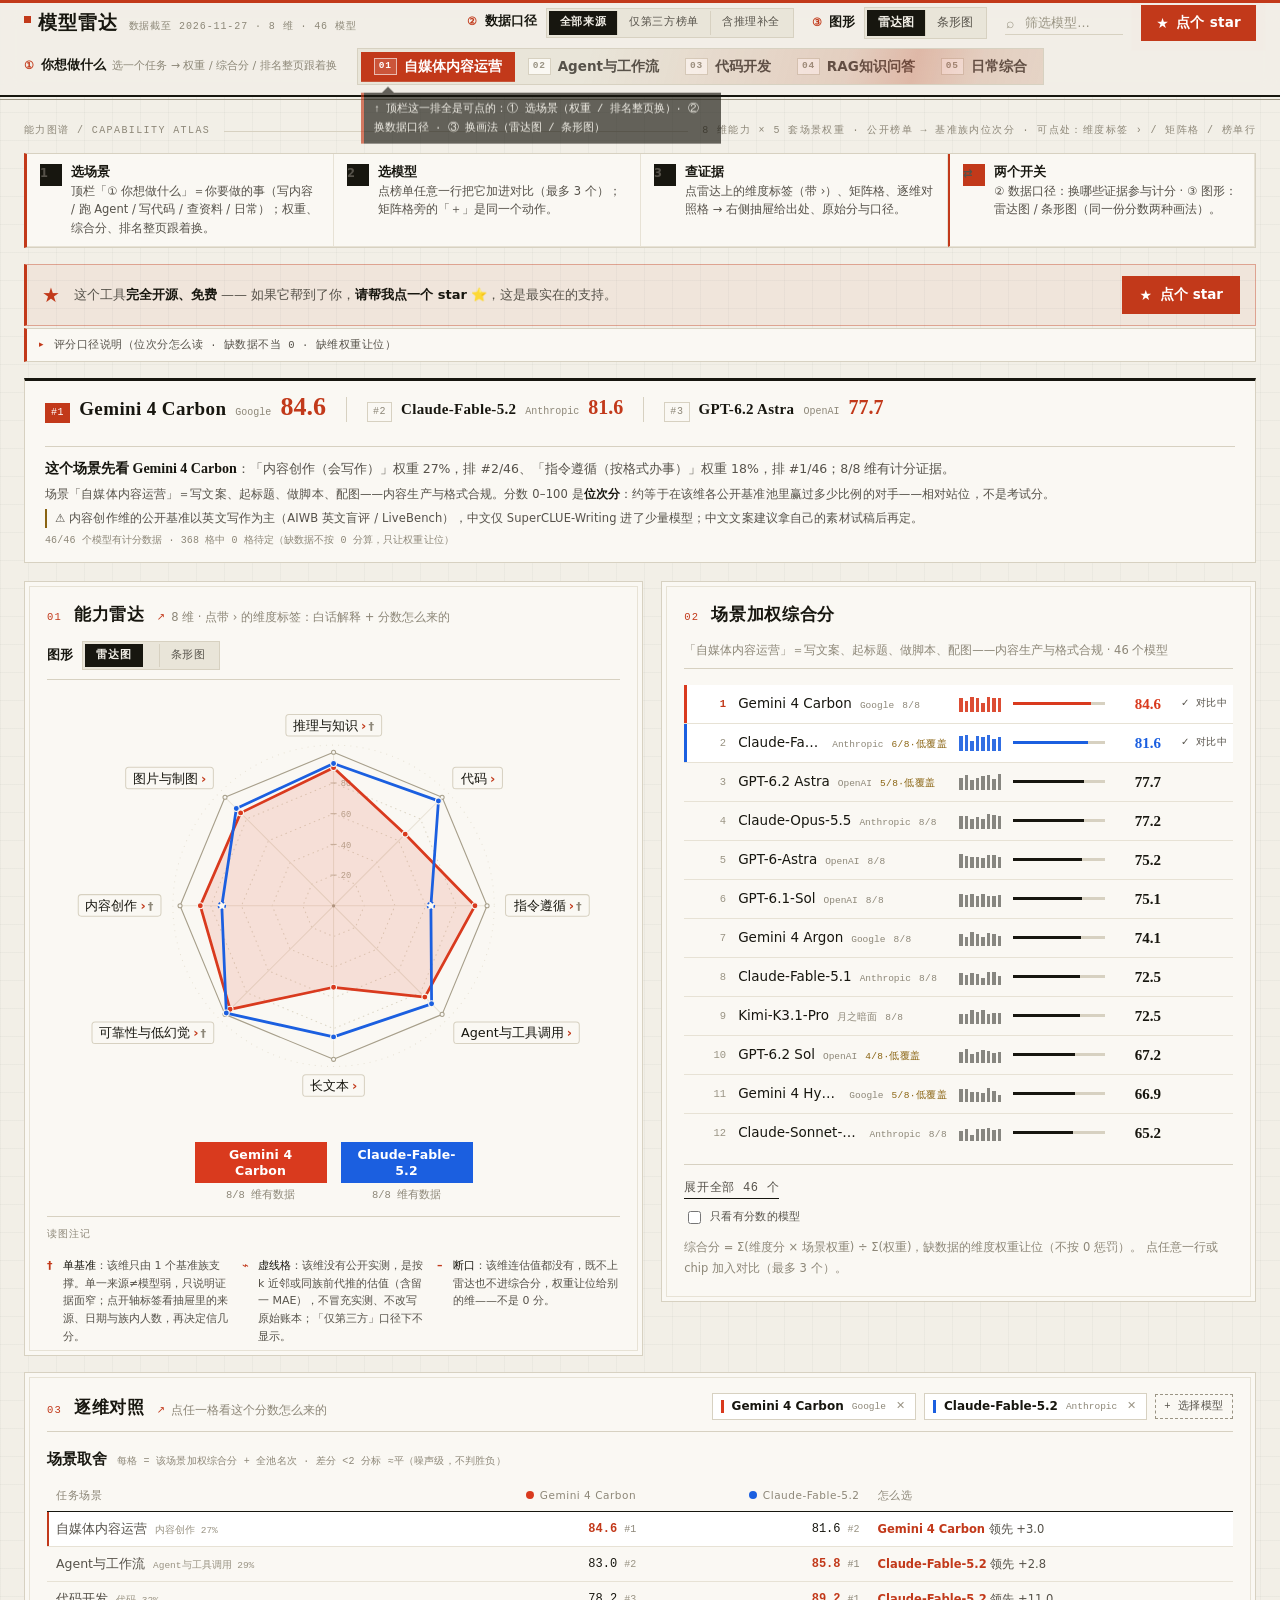
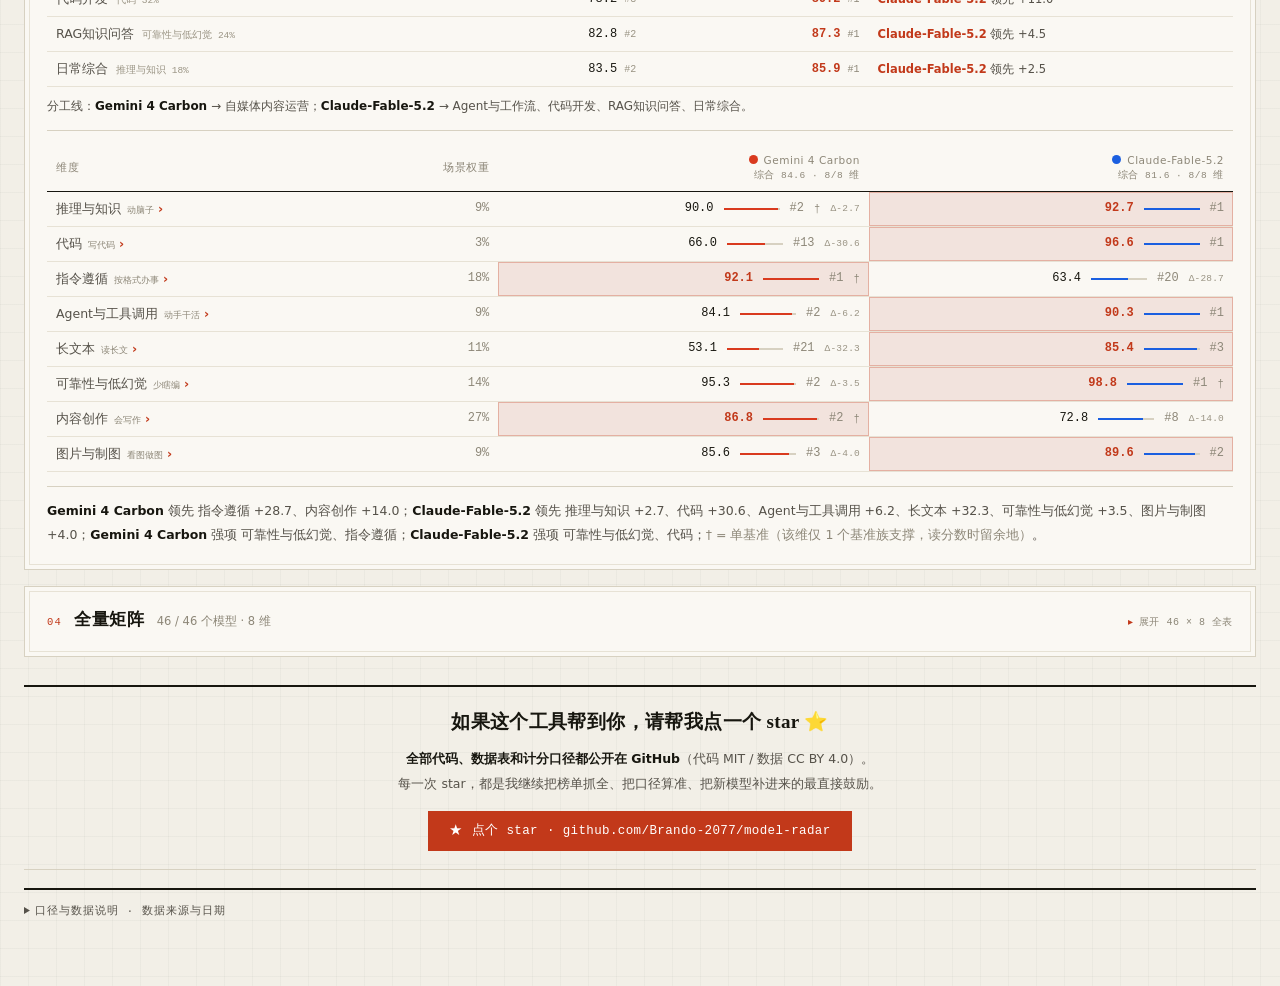
<file: index.html>
<!doctype html>
<html lang="zh-CN">
<head>
  <meta charset="utf-8">
  <meta name="viewport" content="width=device-width, initial-scale=1">
  <meta http-equiv="refresh" content="0; url=model-radar.html">
  <link rel="canonical" href="model-radar.html">
  <title>模型雷达图 · Model Radar</title>
  <style>
    body { margin: 0; min-height: 100vh; display: grid; place-items: center; background: #F2EFE7; color: #17160F; font: 16px/1.6 system-ui, sans-serif; }
    a { color: #C2391A; }
  </style>
</head>
<body>
  <p>正在打开 <a href="model-radar.html">模型雷达图</a>…</p>
</body>
</html>
</file>
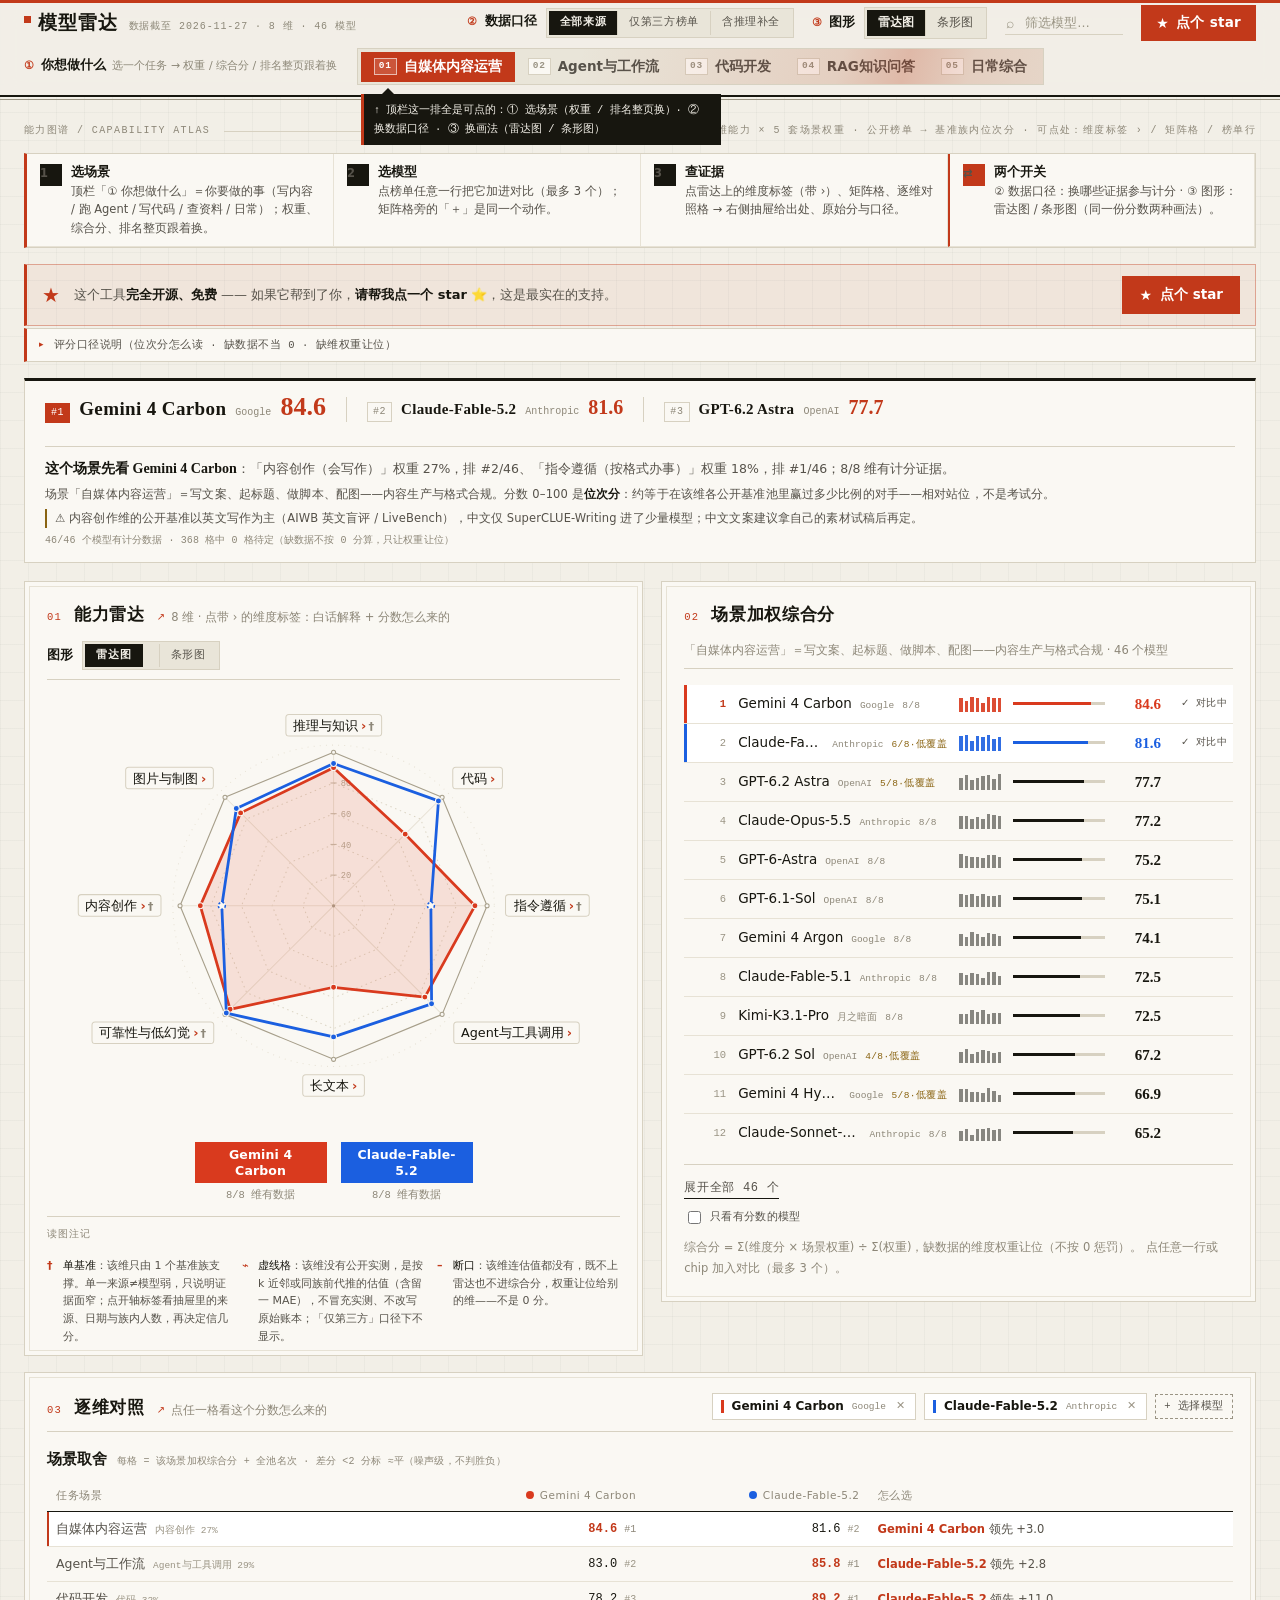
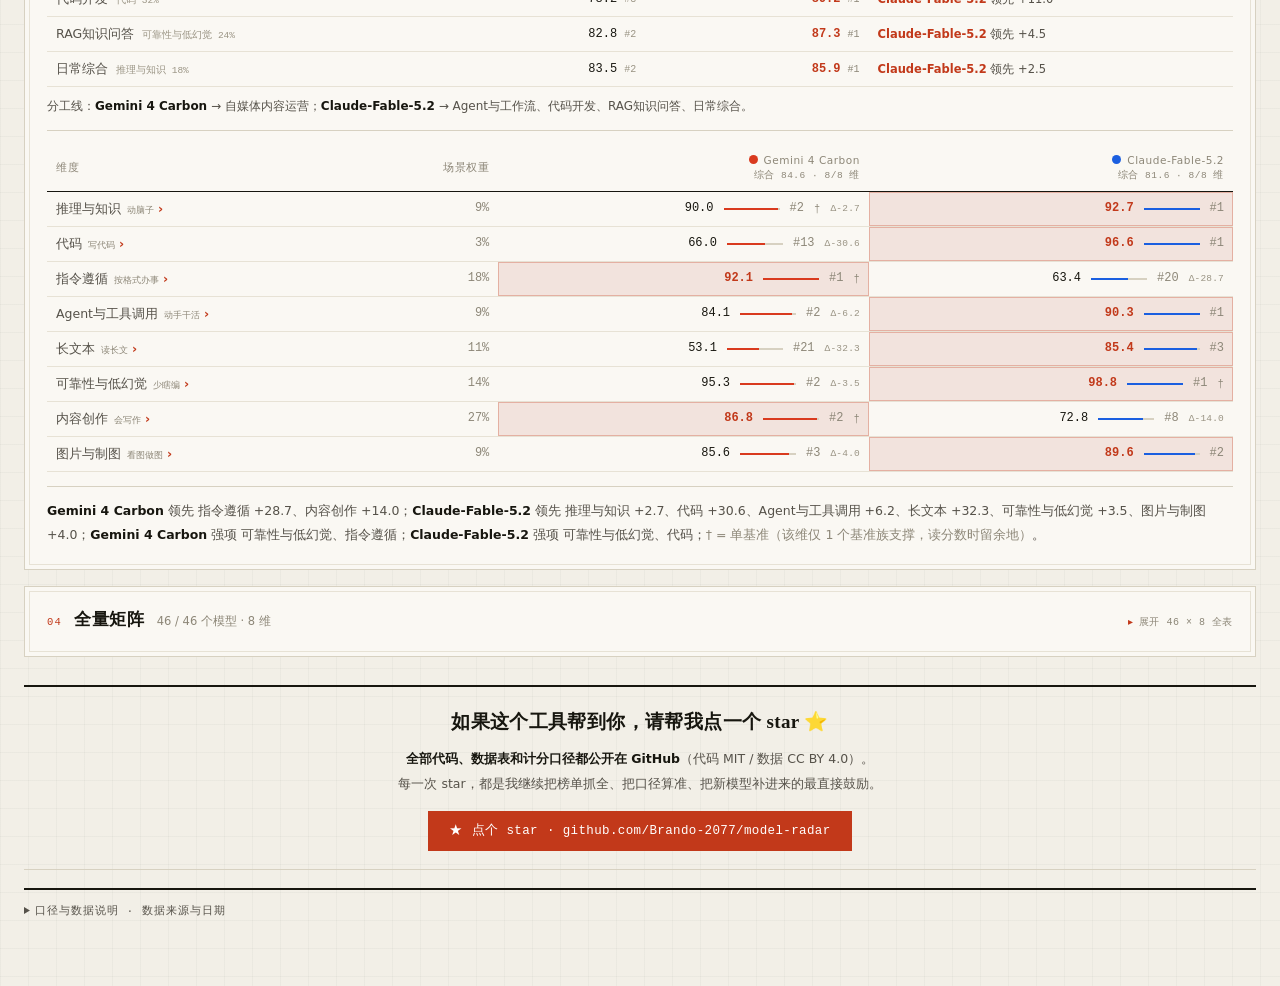
<file: model-radar.html>
﻿<!DOCTYPE html>
<html lang="zh">
<head>
<meta charset="UTF-8">
<meta name="viewport" content="width=device-width, initial-scale=1.0">
<title>模型雷达图 · 按场景选模型</title>
<link rel="icon" href="data:image/svg+xml,%3Csvg xmlns='http://www.w3.org/2000/svg' viewBox='0 0 32 32'%3E%3Crect width='32' height='32' fill='%23F2EFE7'/%3E%3Ccircle cx='16' cy='16' r='9' fill='none' stroke='%23C2391A' stroke-width='2'/%3E%3Ccircle cx='16' cy='16' r='2' fill='%23C2391A'/%3E%3C/svg%3E">
<!--
  ┌─────────────────────────────────────────────────────────────────────┐
  │ 单文件交付物：展示壳 + 内联数据都在这一个文件里，双击即开、零依赖。  │
  │ 「数据区」那一段（下面有 BEGIN/END 注释标记）由 build.py 从          │
  │ data/*.csv 生成，**勿手改**——改了下次生成会被覆盖。                  │
  │ 要加/改模型：只改 data/ 下的表，然后跑                              │
  │   python build.py             （原地刷新本文件的「数据区」）         │
  │                                                                      │
  │ v0.27 全站重写：Python 管线包化（radar/ + build.py + tests/），       │
  │ 计分权重公式化 w(n)=min(1,(n−1)/3)；本展示壳结构重写为五层 JS         │
  │ （数据接入 / 纯计算 / 状态深链 / 渲染 / 事件），CSS 与视觉语言沿用    │
  │ v0.9「刊物 × 仪表」（米白毫米纸 + 宋体标题 + 等宽读数 + 墨/朱红双色 │
  │ 相 + 发丝线双线框），历轮功能语义全部保留：三档数据口径 / 雷达条形    │
  │ 双画法 / 缺维断口 / 单基准† / 场景取舍 / 全量矩阵 / 证据抽屉 / 深链。 │
  └─────────────────────────────────────────────────────────────────────┘
-->
<style>
  /* ══════════════════════════════════════════════════════════════════════════
     设计语言 ·「刊物 × 仪表」Editorial Instrument
     ──────────────────────────────────────────────────────────────────────────
     · 纸：米白毫米纸（页面底带极淡格线），面板是本色纸 + 内嵌双线细框
     · 字：宋体做大标题 / 大数字（刊物的"重音"），等宽体做读数与元信息
           （仪表的"刻度感"），黑体做正文
     · 色：全篇只有两个色相 —— 墨（暖黑，承载 90% 的信息）与朱红（唯一
           信号色，只给"选中 / 第一 / 当前场景"）。其余靠透明度分层
     · 线：不用圆角卡片、不用投影，只用发丝线、双线框、以及"粗+细"的
           牛津线（Oxford rule）来分层
     · 数：所有数字 tabular-nums；表格读数走等宽体，天然对齐
     ══════════════════════════════════════════════════════════════════════════ */
  :root{
    --paper:#F2EFE7;  --paper-2:#FAF8F3;  --paper-3:#E9E5D9;
    --ink:#17160F;    --ink-2:#56524A;    --ink-3:#8D8778;    --ink-4:#9A9484;
    --rule:#D7D1C1;   --rule-2:#E7E2D5;
    --signal:#C2391A; --signal-2:#F2E3DD;
    --amber:#8A6412;
    --f-disp:"Source Han Serif SC","Noto Serif SC",Georgia,"Songti SC",SimSun,"Times New Roman",serif;
    --f-sans:"Segoe UI","Microsoft YaHei","PingFang SC",Inter,system-ui,sans-serif;
    --f-mono:ui-monospace,"SFMono-Regular",Consolas,"Liberation Mono",Menlo,monospace,"Microsoft YaHei";
  }
  *{box-sizing:border-box}
  html,body{margin:0}
  body{
    color:var(--ink);
    background-color:var(--paper);
    background-image:
      linear-gradient(to right,rgba(23,22,15,.030) 1px,transparent 1px),
      linear-gradient(to bottom,rgba(23,22,15,.030) 1px,transparent 1px);
    background-size:28px 28px;
    font:400 13px/1.6 var(--f-sans);
    -webkit-font-smoothing:antialiased;
  }
  body::before{content:"";position:fixed;top:0;left:0;right:0;height:3px;background:var(--signal);
               z-index:100;pointer-events:none}
  h1,h2{margin:0}
  .num{font-variant-numeric:tabular-nums}
  .muted{color:var(--ink-3)}
  #err{display:none;margin:16px 0;padding:12px 14px;border:1px solid var(--signal);
       border-left-width:3px;background:var(--signal-2);color:#7d2410;font-size:12.5px;white-space:pre-wrap}

  /* ── 报头 ────────────────────────────────────────────────────────────── */
  .topbar{position:sticky;top:0;z-index:40;display:flex;align-items:center;flex-wrap:wrap;
          gap:6px 18px;min-height:52px;padding:5px 24px;background:rgba(242,239,231,.94);
          backdrop-filter:saturate(160%) blur(10px);border-bottom:2px solid var(--ink)}
  .topbar::after{content:"";position:absolute;left:0;right:0;bottom:-5px;height:1px;background:var(--ink-4)}
  .brand{display:flex;align-items:baseline;gap:10px;white-space:nowrap}
  .brand b{position:relative;padding-left:14px;font-family:var(--f-disp);font-size:19px;
           font-weight:700;letter-spacing:.06em}
  .brand b::before{content:"";position:absolute;left:0;top:.42em;width:7px;height:7px;background:var(--signal)}
  .brand span{font-family:var(--f-mono);font-size:10px;letter-spacing:.09em;color:var(--ink-3);
              text-transform:uppercase}
  .topbar .spacer{flex:1}
  .topbar .tools{display:flex;align-items:center;gap:8px 18px;flex-wrap:wrap;margin-left:auto}
  .seg-group{display:flex;align-items:center;gap:14px;flex-wrap:wrap}
  .seg{display:inline-flex;align-items:center;gap:20px}
  .seg button{border:0;background:none;padding:3px 0;font:500 13px/1.4 var(--f-sans);color:var(--ink-3);
              cursor:pointer;border-bottom:2px solid transparent;white-space:nowrap;
              transition:color .14s,border-color .14s}
  .seg button:hover{color:var(--ink)}
  .seg button.on{color:var(--ink);border-bottom-color:var(--signal)}
  #scope button:hover,#calib button:hover{border-bottom-color:var(--ink-4)}
  /* ── 场景档位：不做成「一排灰字」，做成仪表盘上的一块开关排 ────────────────
     5 个场景 = 5 个档位。每档一枚指示灯（未选＝空心、选中＝朱红实心 + 呼吸光环），
     选中档下方一根朱红游标（切档时滑动过去），首屏还会从左到右扫一遍 ——
     这些都在说一件事：这里是可以点的档位，不是标题。 */
  #scene-tabs{position:relative;gap:0;padding:3px;flex-wrap:wrap;
              background:var(--paper-3);border:1px solid var(--rule)}
  #scene-tabs .plate{display:inline-flex;align-items:center;padding:0 8px 0 4px;margin-right:3px;
              font-family:var(--f-mono);font-size:9.5px;letter-spacing:.14em;color:var(--ink-3);
              border-right:1px solid var(--rule);text-transform:uppercase}
  /* v0.17 · 档位改成「卡片按钮」：带编号章、有底有边、选中＝朱红实底 ——
     远看就能认出这是一排可点的开关，而不是一组标题文字。 */
  #scene-tabs button{display:inline-flex;align-items:center;gap:7px;padding:6px 13px;border:0;
              background:transparent;font:600 13.5px/1.3 var(--f-sans);color:var(--ink-2);
              border-bottom:0;white-space:nowrap;cursor:pointer;
              transition:background .14s,color .14s,box-shadow .14s}
  #scene-tabs button i{font-style:normal;font-family:var(--f-mono);font-size:9.5px;letter-spacing:.08em;
              color:var(--ink-4);border:1px solid var(--rule);background:var(--paper-2);padding:1px 4px;
              transition:color .14s,border-color .14s,background .14s}
  #scene-tabs button:hover{color:var(--ink);background:#fff;box-shadow:inset 0 -2px 0 var(--ink-3)}
  #scene-tabs button.on{color:#fff;background:var(--signal);box-shadow:none}
  #scene-tabs button.on i{color:#fff;border-color:rgba(255,255,255,.6);background:rgba(255,255,255,.14)}
  #scene-tabs button:focus-visible{outline:2px solid var(--ink);outline-offset:1px}
  #scene-tabs .seg-ink{position:absolute;left:0;top:0;width:0;height:2px;background:var(--signal);
              pointer-events:none;
              transition:transform .3s cubic-bezier(.2,.75,.2,1),width .3s cubic-bezier(.2,.75,.2,1)}
  #scene-tabs.nudge::after{content:"";position:absolute;inset:0;pointer-events:none;
              background:linear-gradient(105deg,transparent 30%,rgba(194,57,26,.13) 46%,
              rgba(194,57,26,.26) 50%,rgba(194,57,26,.13) 54%,transparent 70%);
              background-size:240% 100%;background-position:200% 0;animation:sweep 1.35s ease-out 2}
  @keyframes sweep{from{background-position:200% 0}to{background-position:-90% 0}}
  #calib{gap:15px}
  #calib button{font-family:var(--f-mono);font-size:10.5px;letter-spacing:.1em;text-transform:uppercase}

  /* ══ v0.17 ·「控件化」：把能点的东西做成控件，把不能点的留给正文 ══════════
     症结：整页是"报纸质感"，控件和正文长得一样 → 用户以为只能看，不能点。
     处置：① 顶栏改成「控制台」——三组控件各带编号与标签；
           ② 口径 / 画法开关做成带边框的分段按钮（选中＝墨底白字）；
           ③ 页首常驻「三步操作条」，把"哪里能点"直接写出来；
           ④ 全站统一指针与悬停反馈：凡是可点的，都长得像可点的。 */
  .deck{display:flex;align-items:center;gap:10px 20px;width:100%;flex-wrap:wrap;padding:1px 0 5px}
  .ctl{display:flex;align-items:center;gap:9px;min-width:0}
  .ctl-t{display:inline-flex;align-items:baseline;gap:6px;white-space:nowrap;
         font-family:var(--f-mono);font-size:10px;letter-spacing:.12em;color:var(--ink-3)}
  .ctl-t i{font-style:normal;font-weight:700;color:var(--signal);font-size:11px}
  .ctl-t b{font:600 12.5px/1.3 var(--f-sans);letter-spacing:0;color:var(--ink)}
  .ctl-t em{font-style:normal;font-family:var(--f-sans);font-size:11px;letter-spacing:0;color:var(--ink-3)}
  /* 通用控件皮肤：带底、带边、悬停抬亮、选中实心 */
  .seg-ctl{gap:0;border:1px solid var(--rule);background:var(--paper-3);padding:2px}
  .seg-ctl button{border:0;background:transparent;padding:5px 11px;font:500 12px/1.3 var(--f-sans);
                  color:var(--ink-2);cursor:pointer;white-space:nowrap;
                  transition:background .14s,color .14s,box-shadow .14s}
  .seg-ctl button+button{border-left:1px solid var(--rule)}
  .seg-ctl button:hover{background:#fff;color:var(--ink);box-shadow:inset 0 -2px 0 var(--ink-4)}
  .seg-ctl button.on{background:var(--ink);color:var(--paper);font-weight:600;box-shadow:none}
  .seg-ctl button.on:hover{background:var(--ink);color:var(--paper)}
  .seg-ctl button:focus-visible{outline:2px solid var(--signal);outline-offset:-2px}
  /* 页首「三步操作条」：常驻可见，把可点的地方直接指出来 */
  .howto{display:grid;grid-template-columns:repeat(auto-fit,minmax(232px,1fr));
         margin:0 0 16px;border:1px solid var(--rule);border-left:3px solid var(--signal);
         background:var(--paper-2)}
  .howto .ht{display:flex;align-items:flex-start;gap:9px;padding:9px 13px;
             border-right:1px solid var(--rule-2);border-bottom:1px solid var(--rule-2)}
  .howto .ht b{display:block;font:600 12.5px/1.5 var(--f-sans);color:var(--ink)}
  .howto .ht span{display:block;font-size:11.5px;line-height:1.6;color:var(--ink-2)}
  .howto .n{flex:none;width:22px;height:22px;display:flex;align-items:center;justify-content:center;
            background:var(--ink);color:var(--paper);font:700 12px/1 var(--f-sans);margin-top:1px}
  .howto .ht.keys{border-left:2px solid var(--signal)}
  .howto .ht.keys .n{background:var(--signal)}
  /* 全站指针与悬停反馈：可点的东西都要"像按钮" */
  button,summary,.clickable,[data-dim],[data-model]{cursor:pointer}
  .rrow:hover{background:var(--paper-3)}
  .mtab tbody td.clickable:hover,.ctab tbody td.clickable:hover{
        outline:1px solid var(--signal);outline-offset:-1px;background:#fff}
  .mtab tbody td.clickable,.ctab tbody td.clickable{transition:outline-color .12s,background .12s}
  /* 数据口径开关：三档数据来源（v0.17 改用统一控件皮肤）；图形口径已下沉到图注（v0.15） */
  #scope button{font-family:var(--f-mono);font-size:10.5px;letter-spacing:.06em}
  body[data-scope="tp"] .brand b::before{background:var(--ink)}
  .vd-note.scoped{margin-top:2px}
  .vd-note .tpmk{margin-right:7px;padding:0 5px;border:1px solid var(--signal);color:var(--signal);
                 font-size:9.5px;letter-spacing:.06em}
  /* ── 推理补全（2026-10-18 v0.11）：只在「含推理补全」口径下出现 ─────────────
     约定：实线 = 实测，虚线 = 推出来的。矩阵格用虚线内框 + 朱红斜体，
     抽屉里的推理条目用虚线左边线，并在正文里写清方法 / 依据 / 留一MAE。 */
  body[data-scope="inf"] .brand b::before{background:var(--signal);box-shadow:0 0 0 2px var(--signal-2)}
  #dim-table td.inf{outline:1px dashed var(--signal);outline-offset:-2px;font-style:italic}
  .ev.inf{border-left:2px dashed var(--signal);background:rgba(194,57,26,.04)}
  .ev.inf .src{color:var(--signal)}
  .inf-note{border-left:2px solid var(--signal);background:rgba(194,57,26,.05);padding:6px 9px;margin:6px 0}
  .mnote{padding:7px 10px;border-left:2px solid var(--signal);background:rgba(194,57,26,.05);
    font-size:12.5px;line-height:1.75;color:var(--ink-2);margin:8px 0}
  .mnote b{color:var(--ink);font-weight:600;margin-right:6px}
  .inf-basis{margin-top:4px;font-size:11.5px;line-height:1.6;color:var(--ink-2)}
  .inf-url{display:block;margin-top:3px;font-size:10.5px;color:var(--ink-3);word-break:break-all}
  .inf-mae{color:var(--signal)}
  .search{position:relative}
  .search::before{content:"⌕";position:absolute;left:1px;top:1px;font-size:14px;color:var(--ink-4)}
  .search input{width:118px;border:0;border-bottom:1px solid var(--rule);background:transparent;
                padding:4px 2px 4px 20px;font:12.5px var(--f-sans);color:var(--ink)}
  .search input::placeholder{color:var(--ink-4)}
  .search input:focus{outline:none;border-bottom-color:var(--signal)}
  .search input{padding-right:20px}
  .q-clear{position:absolute;right:0;top:2px;width:16px;height:16px;border:0;background:none;padding:0;
           color:var(--ink-3);font:11px/16px var(--f-sans);cursor:pointer}
  .q-clear:hover{color:var(--signal)}

  .wrap{max-width:1560px;margin:0 auto;padding:26px 24px 64px;counter-reset:sec}

  /* ── 眉题（刊物的 deck line）────────────────────────────────────────── */
  .kicker{display:flex;align-items:center;gap:14px;margin-bottom:14px;color:var(--ink-3);
          font-family:var(--f-mono);font-size:10px;letter-spacing:.14em;text-transform:uppercase}
  .kicker .k-rule{flex:1;height:1px;background:var(--rule)}

  /* ── 结论条 ──────────────────────────────────────────────────────────── */
  .verdict{display:flex;flex-wrap:wrap;align-items:center;gap:12px 0;padding:13px 20px;
           background:var(--paper-2);border:1px solid var(--rule);border-top:3px solid var(--ink);
           margin-bottom:18px}
  .vd{display:inline-flex;align-items:baseline;gap:9px;padding:0 20px;cursor:pointer}
  .vd:first-child{padding-left:0}
  .vd+.vd{border-left:1px solid var(--rule)}
  /* 第一名是主角，二三名是参照 */
  .vd:first-child .n{background:var(--signal);border-color:var(--signal);color:#fff}
  .vd:first-child b{font-size:19px}
  .vd:first-child .s{font-size:26px}
  .vd .n{font-family:var(--f-mono);font-size:10px;letter-spacing:.06em;color:var(--ink-3);
         border:1px solid var(--rule);padding:1px 5px}
  .vd b{font-family:var(--f-disp);font-size:15px;font-weight:700;letter-spacing:.02em}
  .vd .c{font-family:var(--f-mono);font-size:10px;color:var(--ink-3)}
  .vd .s{font-family:var(--f-disp);font-size:20px;font-weight:700;color:var(--signal);line-height:1;
         font-variant-numeric:tabular-nums}
  .vd-sep{display:none}
  .vd-note{padding-left:20px;border-left:1px solid var(--rule);font-family:var(--f-mono);
           font-size:10.5px;letter-spacing:.02em;color:var(--ink-2)}
  /* v0.15 · 结论条下的「人话答案」：为什么是它 / 场景是什么意思 / 分数怎么读 / 口径 */
  .vd-lines{flex:1 0 100%;display:grid;gap:4px;margin-top:9px;padding-top:9px;border-top:1px solid var(--rule)}
  .vd-lead{font-size:12.5px;line-height:1.8;color:var(--ink-2)}
  .vd-lead b{font-family:var(--f-disp);font-size:14px;color:var(--ink);font-weight:700}
  .vd-line{font-family:var(--f-sans);font-size:11.5px;line-height:1.7;letter-spacing:.01em;color:var(--ink-2)}
  .vd-line b{color:var(--ink);font-weight:600}
  .vd-line.muted{font-family:var(--f-mono);font-size:10px;color:var(--ink-3)}
  .vd-line.warn{border-left:2px solid var(--amber);padding-left:8px}
  .vd-line.scoped{font-family:var(--f-mono);font-size:10.5px}
  .vd-line.scoped .tpmk{margin-right:7px;padding:0 5px;border:1px solid var(--signal);color:var(--signal);
                        font-size:9.5px;letter-spacing:.06em}

  /* ── 主区 ────────────────────────────────────────────────────────────── */
  .main{display:grid;grid-template-columns:minmax(430px,1.02fr) minmax(420px,.98fr);gap:18px;align-items:start}
  @media (max-width:1120px){.main{grid-template-columns:1fr}}
  /* v0.26：左栏图形面板粘性定位 —— 榜单「展开全部」后右列远长于左列，往下滚时左侧只剩
     空格纸（用户反馈「排版丑陋」）。把图形面板钉在视口内：长榜单滚动时雷达/条形始终在
     旁边，空白消失，「点榜行 → 看图」也顺手。≤1120px 单栏堆叠时不生效；
     1121–1279px 顶栏折两行，吸附偏移与最大高相应加大。 */
  @media (min-width:1121px){
    .main > .panel:first-child{position:sticky;
      top:calc(var(--topbar-h, 72px) + 12px);
      max-height:calc(100vh - var(--topbar-h, 72px) - 28px);overflow:auto}
  }

  /* v0.27.3 · 手机常驻图形：单栏（≤1120）时把图形面板钉在顶栏下方——
     点榜单换模型，雷达/条形立刻跟着变，不再"选一个滚上去看一眼"。
     同时削减手机上的重复控件：首屏三步教学条（与口径说明重复）、star 引导条
     （页尾还有完整版）、面板内第二份图形开关（顶栏 ③ 已有）、面板副标题与
     图注长文案（教学性文字）。寸土寸金，图形 + 榜单同屏才是主任务。 */
  @media (max-width:1120px){
    .howto,body .star-bar,.afford{display:none}
    .main > .panel:first-child{position:sticky;top:var(--topbar-h,96px);z-index:30;
      max-height:calc(78vh - var(--topbar-h,96px));overflow:auto;
      box-shadow:0 6px 16px rgba(23,22,15,.12)}
    .main > .panel:first-child + .panel{margin-top:14px}
    .panel:first-child .ctl{display:none}
    .panel:first-child .ph .sub{display:none}
    #chart-cap-text{display:none}
  }

  .panel{position:relative;background:var(--paper-2);border:1px solid var(--rule);padding:20px 22px 22px}
  .panel::after{content:"";position:absolute;inset:4px;border:1px solid var(--rule-2);pointer-events:none}
  .ph{display:flex;align-items:baseline;gap:12px;flex-wrap:wrap;
      padding-bottom:9px;border-bottom:1px solid var(--rule);margin-bottom:16px}
  .ph::before{counter-increment:sec;content:counter(sec,decimal-leading-zero);color:var(--signal);
              font-family:var(--f-mono);font-size:10.5px;letter-spacing:.12em}
  .ph h2{font-family:var(--f-disp);font-size:16.5px;font-weight:700;letter-spacing:.04em}
  .ph .sub{font-size:11.5px;color:var(--ink-3)}
  .ph .spacer{flex:1}
  /* v0.15 · 全量矩阵默认折叠：首屏先给结论与雷达，完整 33×8 交给想深挖的人 */
  details.fold>summary{list-style:none;cursor:pointer}
  details.fold>summary::-webkit-details-marker{display:none}
  details.fold>summary .fold-hint{font-family:var(--f-mono);font-size:10px;letter-spacing:.05em;
                                  color:var(--ink-3);white-space:nowrap}
  details.fold>summary .fold-hint::before{content:"▸";display:inline-block;margin-right:5px;
                                  color:var(--signal);transition:transform .16s}
  details.fold>summary .fold-hint .when-open{display:none}
  details.fold[open]>summary .fold-hint .when-open{display:inline}
  details.fold[open]>summary .fold-hint .when-closed{display:none}
  details.fold[open]>summary .fold-hint::before{transform:rotate(90deg)}
  details.fold>summary:hover .fold-hint{color:var(--ink)}
  details.fold:not([open])>summary{margin-bottom:0;border-bottom:0}
  details.fold:not([open]){padding-bottom:14px}
  .mx-tools{display:flex;align-items:center;gap:14px;flex-wrap:wrap;margin:-2px 0 10px;
            font-family:var(--f-mono);font-size:10px;letter-spacing:.03em;color:var(--ink-3)}

  /* 雷达 */
  .radar-wrap svg{display:block;width:100%;max-width:600px;height:auto;margin:2px auto 0}
  @media (max-width:1120px){.radar-wrap svg{max-width:520px}}
  /* v0.41 图例重设计：色块框（名在框内）+ 覆盖读数，紧靠雷达正下方居中 */
  .chart-body{display:block}
  .legend{display:flex;flex-wrap:wrap;justify-content:center;gap:10px 14px;
          margin:6px auto 0;font-size:13px;color:var(--ink-2)}
  .legend .lg-item{display:flex;flex-direction:column;align-items:center;gap:4px}
  .legend .lg-box{display:flex;align-items:center;justify-content:center;
                  width:132px;min-height:34px;padding:5px 8px;color:#fff;
                  font-size:12.5px;font-weight:500;line-height:1.25;text-align:center;
                  letter-spacing:.01em;overflow:hidden}
  .legend .lg-box b{overflow:hidden;text-overflow:ellipsis;display:-webkit-box;
                    -webkit-box-orient:vertical;-webkit-line-clamp:2}
  .legend .cov{margin-left:0;font-family:var(--f-mono);font-size:10.5px;color:var(--ink-3)}
  .legend .muted{font-size:12px;color:var(--ink-3)}
  /* 侧栏：解读注记（† 单基准 / 虚线推理格），与图同处一屏、随图滚动 */
  .chart-notes{font-size:11px;line-height:1.6;color:var(--ink-2);
               border-top:1px solid var(--rule);margin-top:12px;padding-top:10px;
               display:grid;grid-template-columns:repeat(3,minmax(0,1fr));gap:12px}
  .chart-notes .nt{font-family:var(--f-mono);font-size:10px;letter-spacing:.09em;
                   color:var(--ink-3);text-transform:uppercase;display:block;
                   grid-column:1/-1;margin-bottom:2px}
  .chart-notes .note{display:block;position:relative;padding-left:16px;margin-bottom:0}
  .chart-notes .note .mk{position:absolute;left:0;top:0;font-weight:700;color:var(--signal)}
  .chart-notes .note b{color:var(--ink);font-weight:500}
  .chart-notes .note[hidden]{display:none}
  @media (max-width:760px){.chart-notes{grid-template-columns:1fr;gap:8px}}
  .cap{margin-top:14px;padding-top:10px;border-top:1px solid var(--rule-2);color:var(--ink-3);
       font-family:var(--f-mono);font-size:9.5px;letter-spacing:.08em;text-transform:uppercase}
  .cap .cap-opt{display:inline-flex;align-items:center;gap:7px;margin-left:10px;padding-left:10px;
                border-left:1px solid var(--rule-2);white-space:nowrap;text-transform:none}
  .cap .cap-opt .seg{gap:10px}
  .cap #calib{gap:10px}
  .cap #calib button{font-family:var(--f-mono);font-size:9.5px;letter-spacing:.04em;text-transform:none;
                     color:var(--ink-3);padding:1px 0}
  .cap #calib button.on{color:var(--ink);border-bottom-color:var(--signal)}
  .wbar{display:flex;gap:2px;height:8px;margin-top:16px;border-bottom:1px solid var(--rule-2)}
  .wbar i{display:block}
  .wlegend{margin-top:9px;font-family:var(--f-mono);font-size:10.5px;color:var(--ink-3);line-height:2}
  .wlegend b{color:var(--ink);font-weight:600}

  /* ── 图形区（v0.13：雷达 / 条形可切换）──────────────────────────────────
     同一份分数、两种画法。共同约定：无证据 ≠ 0 分 ——
     雷达：折线在缺维处断开、轴端换空心虚线圈，不塌向圆心；
     条形：该格留斜纹「待定」空位，不画零长条。
     判读标记沿用全站语汇：推理值＝半透明＋虚线框，单基准＝†，颜色＝模型三色。 */
  #chart{gap:16px}
  #chart button{font-family:var(--f-mono);font-size:10.5px;letter-spacing:.08em;text-transform:uppercase}
  /* 旧图例 cov 样式已移入上方 v0.41 定义 */
  /* 维度标签章（v0.14）：把「可以点」画出来 —— 纸色底 + 发丝边框 + 朱红 ›，
     悬停整章描朱红；点开 = 该维抽屉（白话详解 + 证据链）。画法见 renderRadar。 */
  .ax-tag{cursor:pointer}
  .ax-tag .bg{fill:var(--paper-2);stroke:var(--rule);stroke-width:1;transition:stroke .12s}
  .ax-tag .lbl{font-family:var(--f-sans);font-size:12.5px;font-weight:500;fill:var(--ink)}
  .ax-tag .chev{fill:var(--signal);font-weight:700}
  .ax-tag .sfx{fill:var(--ink-3);font-weight:700;font-size:11px}   /* v0.19：单来源维度的 † 标记 */
  /* v0.41：† 说明已移到右侧 .chart-notes，不再用 sfx-legend */
  .ax-tag:hover .bg{stroke:var(--signal);stroke-width:1.2}
  .bars{max-width:660px;margin:2px auto 0;padding:2px 4px}
  .bars .bh,.bars .brow{display:grid;grid-template-columns:104px 1fr 62px;column-gap:10px}
  .bars .bh{padding-bottom:6px;border-bottom:1px solid var(--rule)}
  .bars .bh .sc{position:relative;height:11px;font-family:var(--f-mono);font-size:9px;color:var(--ink-4)}
  .bars .bh .sc span{position:absolute;top:0}
  .bars .brow{align-items:center;padding:7px 0;border-bottom:1px solid var(--rule-2);
              grid-auto-rows:17px;row-gap:4px}
  .bars .brow:last-child{border-bottom:0}
  .bars .bl{grid-row:span 3;align-self:center;padding-right:4px;font-size:12.5px;font-weight:500;
            color:var(--ink);cursor:pointer;transition:color .12s}
  .bars .bl:hover{color:var(--signal)}
  .bars .bl .chev{color:var(--signal);margin-left:3px;font-weight:700}
  .bars .bl small{display:block;font-family:var(--f-mono);font-size:9px;font-weight:400;
                  line-height:1.3;color:var(--ink-3);letter-spacing:.02em;white-space:nowrap}
  .bars .bt{position:relative;display:flex;align-items:center;height:13px;cursor:pointer;
            background-image:repeating-linear-gradient(to right,rgba(23,22,15,.09) 0 1px,transparent 1px 20%);
            border-left:1px solid var(--rule-2);border-right:1px solid var(--rule-2)}
  .bars .bt i{display:block;height:11px;min-width:1px}
  .bars .bt i.inf{opacity:.5;outline:1px dashed var(--signal);outline-offset:-1px}
  .bars .bt i.no{width:58px;
            background-image:repeating-linear-gradient(45deg,rgba(23,22,15,.10) 0 3px,transparent 3px 7px)}
  .bars .bt:hover{outline:1px solid var(--signal);outline-offset:-1px}
  .bars .bv{font-family:var(--f-mono);font-size:10.5px;color:var(--ink-2);text-align:right;white-space:nowrap}
  .bars .bv.infv{font-style:italic;color:var(--signal)}
  .bars .bv.missv{color:var(--ink-4)}
  /* v0.22 · 条上的模型名：条够长就写进条里（白字压得住），条太短就紧跟条尾（模型色）。
     名字跟着条走，就不用再猜「这条是谁的」。 */
  .bars .bnm{position:absolute;top:50%;transform:translateY(-50%);pointer-events:none;
             font-family:var(--f-mono);font-size:9.5px;font-weight:600;letter-spacing:.01em;
             white-space:nowrap;line-height:1}
  .bars .bnm.in{color:#fff;transform:translateY(-50%) translateX(-100%);padding-right:9px}
  .bars .bnm.out{overflow:hidden;text-overflow:ellipsis}
  .bars .empty{padding:30px 4px;color:var(--ink-4);font-size:12px}
  /* v0.26：断口提示条升格 —— 移到图形区顶部、琥珀色醒目样式；任一已选模型缺维（<8/8）即出现 */
  #chart-hint{margin:0 0 10px;padding:8px 12px;border:1px solid rgba(138,100,18,.38);
              background:rgba(138,100,18,.07);font-size:12px;line-height:1.8;color:var(--ink)}
  #chart-hint .btn{margin-left:8px}
  @media (max-width:560px){.bars .bh,.bars .brow{grid-template-columns:84px 1fr 54px}}

  /* ── 综合分榜 ────────────────────────────────────────────────────────── */
  .rank{display:flex;flex-direction:column}
  .rrow{position:relative;display:grid;grid-template-columns:32px minmax(0,1fr) auto 92px 44px 54px;
        gap:12px;align-items:center;padding:7px 6px 7px 10px;border-bottom:1px solid var(--rule-2);
        cursor:pointer}
  .rrow:last-child{border-bottom:0}
  .rrow:hover{background:var(--paper-3)}
  .rrow.on{background:#fff}
  .rrow.on::before{content:"";position:absolute;left:0;top:0;bottom:0;width:3px;background:var(--row-c,var(--signal))}
  .rrow .rk{font-family:var(--f-mono);font-size:10.5px;color:var(--ink-4);text-align:right}
  .rank .rrow:nth-child(1) .rk{color:var(--signal);font-weight:700}
  .rname{display:flex;align-items:baseline;gap:8px;min-width:0}
  .rname b{font-weight:500;font-size:13.5px;white-space:nowrap;overflow:hidden;text-overflow:ellipsis}
  .rname .co{font-family:var(--f-mono);font-size:9.5px;color:var(--ink-3);white-space:nowrap}
  .rname .cov{font-family:var(--f-mono);font-size:9.5px;color:var(--ink-3);letter-spacing:.04em;
              white-space:nowrap;cursor:help}
  .rname .cov.low{color:var(--amber)}
  .micro{display:flex;gap:2px;align-items:flex-end;height:16px}
  .micro i{width:3.5px;background:var(--ink)}
  .rbar{height:3px;background:var(--rule)}
  .rbar i{display:block;height:100%;background:var(--ink)}
  .rrow.on .rbar i{background:var(--row-c,var(--signal))}
  .rval{text-align:right;font-family:var(--f-disp);font-size:15px;font-weight:700;
        font-variant-numeric:tabular-nums}
  .rrow.on .rval{color:var(--row-c,var(--signal))}
  /* v0.17：榜行右侧的「＋ 对比」标记 —— 悬停出现、已选常驻，
     让"点这一行能加进对比"这件事不用猜 */
  .rpick{justify-self:end;font-family:var(--f-mono);font-size:9.5px;letter-spacing:.04em;
         color:var(--signal);opacity:0;transition:opacity .12s;white-space:nowrap}
  .rrow:hover .rpick{opacity:1}
  .rrow.on .rpick{opacity:1;color:var(--ink-2)}
  .more{margin-top:12px;padding-top:12px;border-top:1px solid var(--rule)}
  .rank-tools{margin-top:9px;display:flex;align-items:center;gap:14px;flex-wrap:wrap}
  .hint{margin-top:10px;font-size:11.5px;line-height:1.85;color:var(--ink-3)}
  .btn{border:0;border-bottom:1px solid var(--ink);background:none;padding:2px 0;cursor:pointer;
       font:12px var(--f-mono);letter-spacing:.06em;color:var(--ink-2)}
  .btn:hover{color:var(--signal);border-bottom-color:var(--signal)}

  /* ── 模型选择器 ──────────────────────────────────────────────────────── */
  .sel{display:flex;flex-wrap:wrap;gap:8px;align-items:center}
  .chip{display:inline-flex;align-items:center;gap:8px;padding:3px 8px;border:1px solid var(--rule);
        background:#fff;font-size:12px;color:var(--ink);cursor:pointer}
  .chip i{width:3px;height:13px;flex:none}
  .chip b{font-weight:600}
  .chip span{font-family:var(--f-mono);font-size:9.5px;color:var(--ink-3)}
  .chip .x{color:var(--ink-4);padding:0 2px;font-size:11px}
  .chip .x:hover{color:var(--signal)}
  .picker{position:relative}
  .picker>summary{list-style:none;cursor:pointer;padding:3px 8px;border:1px dashed var(--ink-4);
                  font-family:var(--f-mono);font-size:10.5px;letter-spacing:.05em;color:var(--ink-2);
                  user-select:none}
  .picker>summary::-webkit-details-marker{display:none}
  .picker[open]>summary{border-style:solid;border-color:var(--signal);color:var(--signal)}
  .picker-pop{position:absolute;left:0;top:calc(100% + 8px);z-index:30;width:330px;padding:12px;
              background:var(--paper-2);border:1px solid var(--ink);box-shadow:6px 6px 0 rgba(23,22,15,.10)}
  .picker-pop input{width:100%;margin-bottom:10px;padding:5px 2px;border:0;border-bottom:1px solid var(--rule);
                    background:transparent;font:12.5px var(--f-sans);color:var(--ink)}
  .picker-pop input:focus{outline:none;border-bottom-color:var(--signal)}
  .plist{max-height:290px;overflow-y:auto}
  .prow{display:flex;align-items:center;gap:9px;padding:5px 6px;font-size:12.5px;cursor:pointer;
        border-bottom:1px solid var(--rule-2)}
  .prow:last-child{border-bottom:0}
  .prow:hover{background:var(--paper-3)}
  .prow.dis{opacity:.38;cursor:not-allowed}
  .prow i{width:10px;height:10px;border:1px solid var(--ink-4);flex:none}
  .prow.on i{background:var(--signal);border-color:var(--signal)}
  .prow .co{margin-left:auto;font-family:var(--f-mono);font-size:9.5px;color:var(--ink-3)}

  /* ── 表格（刊物体：表头压一条实线，正文只用发丝线分隔）────────────────── */
  .scroll-x{overflow-x:auto}
  table{border-collapse:separate;border-spacing:0;width:100%;font-size:12.5px;font-variant-numeric:tabular-nums}
  thead th{position:sticky;top:0;z-index:2;background:var(--paper-2);white-space:nowrap;
           padding:8px 9px;text-align:right;cursor:pointer;user-select:none;
           font:400 10.5px/1.5 var(--f-sans);letter-spacing:.05em;color:var(--ink-3);
           border-bottom:1px solid var(--ink)}
  thead th:hover{color:var(--ink)}
  thead th.on{color:var(--signal)}
  th.l,td.l{text-align:left}
  tbody td{padding:7px 9px;text-align:right;white-space:nowrap;border-bottom:1px solid var(--rule-2)}
  tbody tr:hover td,tbody tr.on td{background:#fff}
  .tbd{background-image:repeating-linear-gradient(45deg,rgba(23,22,15,.055) 0 3px,transparent 3px 7px);
       color:var(--ink-4);text-align:center;font-size:10.5px}
  .clickable{cursor:pointer}

  /* 逐维对照 */
  .ctab tbody td{font-family:var(--f-mono);font-size:12px}
  .ctab tbody td:first-child{font-family:var(--f-sans);font-size:12.5px;font-weight:500;color:var(--ink-2)}
  .ctab .d-alias{margin-left:6px;font-family:var(--f-mono);font-size:9px;font-weight:400;color:var(--ink-3)}
  .ctab tbody td.l.clickable::after{content:'›';color:var(--signal);margin-left:4px;font-weight:700}
  .ctab thead th{white-space:normal}
  .ctab thead th .muted{font-family:var(--f-mono);font-size:9.5px}
  .cval{display:inline-flex;align-items:center;gap:10px;justify-content:flex-end}
  .cbar{width:56px;height:2px;background:var(--rule);overflow:hidden}
  .cbar i{display:block;height:100%}
  .cb{background:var(--signal-2) !important;box-shadow:inset 0 0 0 1px rgba(194,57,26,.30)}
  .cb .n{color:var(--signal);font-weight:700}
  .cval .dv{font-family:var(--f-mono);font-size:9.5px;color:var(--ink-4);letter-spacing:.02em}
  .cval .dv.tie{color:var(--ink-3)}
  .cval .smf{font-size:10.5px;color:var(--ink-3);cursor:help}
  .cmp-note .smf-legend{color:var(--ink-3)}
  .cmp-note{margin-top:14px;padding-top:12px;border-top:1px solid var(--rule);
            font-size:12.5px;line-height:1.9;color:var(--ink-2)}
  .cmp-note b{color:var(--ink);font-weight:600}
  .cmp-note.flash{color:var(--signal);animation:cnoteFlash .9s ease-in-out 2}
  @keyframes cnoteFlash{50%{opacity:.35}}

  /* 场景取舍：候选 × 5 套任务场景（选中 ≥1 个候选时出现） */
  .spick{margin:2px 0 14px;padding:0 0 12px;border-bottom:1px solid var(--rule)}
  .sp-h{display:flex;align-items:baseline;gap:10px;flex-wrap:wrap;margin:0 0 9px;
        font-family:var(--f-disp);font-size:14.5px;font-weight:700;color:var(--ink)}
  .sp-h .sub{font-family:var(--f-mono);font-size:10px;font-weight:400;color:var(--ink-3);letter-spacing:.02em}
  .stab thead th{cursor:default}
  .stab tbody td{font-family:var(--f-mono);font-size:12px}
  .stab td.sp-scene{font-family:var(--f-sans);font-size:12.5px;font-weight:500;color:var(--ink-2)}
  .stab td.sp-scene .w{font-family:var(--f-mono);font-size:9.5px;font-weight:400;color:var(--ink-4);margin-left:8px}
  .stab tr.on td.sp-scene{box-shadow:inset 2px 0 0 var(--signal)}
  .stab td.win .num{color:var(--signal);font-weight:700}
  .stab td.win .rk{color:var(--ink-3)}
  .stab .rk{font-size:10px;color:var(--ink-4);margin-left:7px}
  .stab td.sp-vd{font-family:var(--f-sans);font-size:11.5px;color:var(--ink-2);white-space:normal;min-width:210px;max-width:300px}
  .stab td.sp-vd b{color:var(--signal);font-weight:600}
  .sp-note{margin-top:9px;font-size:12px;line-height:1.8;color:var(--ink-2)}
  .sp-note b{color:var(--ink);font-weight:600}

  /* 全量矩阵 */
  .mtab tbody td{font-family:var(--f-mono);font-size:12px}
  .mtab thead th.sep,.mtab tbody td.sep{box-shadow:inset 1px 0 0 var(--ink-4)}
  .mtab thead th.sticky-l,.mtab tbody td.sticky-l{position:sticky;left:0;z-index:3;text-align:left;
      background:var(--paper-2);box-shadow:1px 0 0 var(--rule)}
  .mtab thead th.sticky-l{z-index:4}
  .mtab tbody td.sticky-l{max-width:250px;font-family:var(--f-sans);font-size:12.5px}
  .mtab tbody tr:hover td.sticky-l{background:#fff}
  .mtab tbody tr.on td.sticky-l{background:#fff;box-shadow:-2px 0 0 var(--signal),1px 0 0 var(--rule)}
  .mname{display:flex;align-items:baseline;gap:8px}
  .mname b{font-weight:500;white-space:nowrap;overflow:hidden;text-overflow:ellipsis}
  .mname .co{font-family:var(--f-mono);font-size:9.5px;color:var(--ink-3)}
  .os{flex:none;padding:0 4px;border:1px solid var(--rule);line-height:15px;
      font-family:var(--f-mono);font-size:9px;letter-spacing:.06em;color:var(--ink-4)}
  .os.yes{color:var(--ink-2);border-color:var(--ink-4);background:var(--paper-3)}
  .os.unk{color:var(--ink-4);border-style:dashed}
  .cov{display:inline-flex;align-items:center;gap:7px;font-family:var(--f-mono);font-size:11px}
  .cov i{width:26px;height:4px;background:var(--rule);overflow:hidden}
  .cov i b{display:block;height:100%;background:var(--ink);opacity:.5}
  .chk{display:inline-flex;align-items:center;gap:6px;font-family:var(--f-mono);font-size:11px;
       letter-spacing:.03em;color:var(--ink-2);cursor:pointer}

  /* ── 抽屉（证据链）───────────────────────────────────────────────────── */
  .scrim{position:fixed;inset:0;z-index:55;background:rgba(23,22,15,.22);opacity:0;
         pointer-events:none;transition:opacity .2s}
  .scrim.on{opacity:1;pointer-events:auto}
  .drawer{position:fixed;top:0;right:0;bottom:0;z-index:60;width:min(470px,96vw);
          display:flex;flex-direction:column;background:var(--paper-2);
          border-left:1px solid var(--ink);transform:translateX(101%);
          transition:transform .24s cubic-bezier(.4,0,.15,1)}
  .drawer.on{transform:none;box-shadow:-10px 0 0 rgba(23,22,15,.06)}
  .dh{display:flex;align-items:flex-start;gap:12px;padding:16px 20px 13px;border-bottom:2px solid var(--ink)}
  .dh .t{font-family:var(--f-disp);font-size:15px;font-weight:700;letter-spacing:.03em}
  .dh .s{margin-top:4px;font-family:var(--f-mono);font-size:10px;letter-spacing:.05em;color:var(--ink-3)}
  .dh .x{margin-left:auto;flex:none;width:26px;height:26px;cursor:pointer;
         border:1px solid var(--rule);background:transparent;color:var(--ink-2);font-size:11px}
  .dh .x:hover{border-color:var(--signal);color:var(--signal)}
  .db{flex:1;overflow-y:auto;padding:16px 20px 28px}
  .db h3{margin:20px 0 9px;padding-bottom:5px;border-bottom:1px solid var(--rule-2);color:var(--ink-3);
         font:400 9.5px/1.5 var(--f-mono);letter-spacing:.14em;text-transform:uppercase}
  .db h3:first-child{margin-top:0}
  .ev{margin-bottom:11px;padding:2px 0 2px 11px;border-left:2px solid var(--rule)}
  .ev .r1{display:flex;align-items:baseline;gap:10px;justify-content:space-between}
  .ev .src{font-size:12.5px;font-weight:600}
  .ev .val{font-family:var(--f-disp);font-size:17px;font-weight:700;font-variant-numeric:tabular-nums}
  .ev .cat{margin-top:1px;font-size:11.5px;color:var(--ink-2)}
  .ev .meta{display:flex;flex-wrap:wrap;gap:8px;margin-top:6px;color:var(--ink-3);
            font-family:var(--f-mono);font-size:9.5px;letter-spacing:.03em}
  .ev .how{padding:0 5px;border:1px dashed var(--rule);color:var(--ink-2)}
  .dist{display:flex;align-items:center;gap:9px;padding:3px 0;font-size:11.5px}
  .dist .nm{width:170px;white-space:nowrap;overflow:hidden;text-overflow:ellipsis;font-size:12px}
  .dist .b{flex:1;height:2px;background:var(--rule);overflow:hidden}
  .dist .b i{display:block;height:100%;background:var(--ink)}
  .dist .v{width:44px;text-align:right;font-family:var(--f-mono);font-size:11px;color:var(--ink-2)}
  .fact{font-size:12.5px;line-height:1.85;color:var(--ink-2)}
  .notice{margin-top:14px;padding:10px 12px;border:1px solid var(--rule);border-left:2px solid var(--signal);
          background:var(--paper);font-size:11.5px;line-height:1.85;color:var(--ink-2)}
  /* 维度抽屉的白话块（v0.14）：一句话定义 → 通俗解释 → 常见任务 / 何时重点看 / 常见基准 */
  .dd-plain{margin-top:8px;font-size:12.5px;line-height:1.9;color:var(--ink)}
  .dd{margin-top:10px;border-top:1px solid var(--rule-2)}
  .dd .rw{display:grid;grid-template-columns:92px 1fr;gap:10px;padding:7px 0;border-bottom:1px solid var(--rule-2)}
  .dd .rw:last-child{border-bottom:0}
  .dd .k{padding-top:2px;font-family:var(--f-mono);font-size:10px;letter-spacing:.06em;color:var(--ink-3)}
  .dd .v{font-size:12.5px;line-height:1.85;color:var(--ink-2)}
  .dd-stats{margin-top:10px;font-family:var(--f-mono);font-size:10.5px;line-height:1.7;color:var(--ink-3)}

  /* ── 轻量 tooltip ────────────────────────────────────────────────────── */
  #tip{position:fixed;z-index:70;display:none;max-width:290px;padding:8px 11px;
       background:var(--ink);color:var(--paper);border-left:3px solid var(--signal);
       font-family:var(--f-mono);font-size:10.5px;line-height:1.85;pointer-events:none}
  #tip b{color:#fff;font-weight:600}
  #tip .muted{color:#9C9585}
  #tip .k{color:#D8A98F}

  /* ── 版本说明（colophon）─────────────────────────────────────────────── */
  .foot{margin-top:18px;padding-top:12px;border-top:2px solid var(--ink);color:var(--ink-3);
        font-size:11.5px;line-height:1.9}
  .foot summary{cursor:pointer;color:var(--ink-2);font-family:var(--f-mono);font-size:10.5px;
                letter-spacing:.1em;text-transform:uppercase}
  .foot p{margin:10px 0 0;max-width:1080px}
  .foot a{color:var(--ink-2);text-decoration:none;border-bottom:1px solid var(--rule)}
  .foot a:hover{color:var(--signal);border-bottom-color:var(--signal)}

  /* ── GitHub 入口 + star 引导（v0.23 / v0.24）────────────────────────────
     指向项目自己的仓库的入口（代码、数据表、计分口径全在 GitHub）。
     v0.24 改成「一眼看得见」：顶栏实心红按钮（带呼吸光晕）、首屏一条引导条、
     页尾一条完整说明 —— 三处都直说「请帮我点个 star」。 */
  .gh-top{display:inline-flex;align-items:center;gap:7px;font-family:var(--f-sans);font-size:13.5px;
           font-weight:600;color:#fff;background:var(--signal);border:1px solid var(--signal);
           padding:6px 14px;white-space:nowrap;text-decoration:none;letter-spacing:.02em;
           transition:background .12s,border-color .12s}
  .gh-top i{font-style:normal;font-size:14px;line-height:1}
  .gh-top:hover{background:#A8300F;border-color:#A8300F;color:#fff}
  @media (prefers-reduced-motion: no-preference){
    .gh-top{animation:starPulse 2.8s ease-out infinite}
    @keyframes starPulse{
      0%{box-shadow:0 0 0 0 rgba(194,57,26,.45)}
      70%{box-shadow:0 0 0 10px rgba(194,57,26,0)}
      100%{box-shadow:0 0 0 0 rgba(194,57,26,0)}}
  }
  /* 首屏引导条：进页面第一眼就能看到 */
  .star-bar{display:flex;align-items:center;gap:14px;flex-wrap:wrap;margin:14px 0 2px;
            padding:11px 15px;border:1px solid rgba(194,57,26,.38);border-left:3px solid var(--signal);
            background:rgba(194,57,26,.055)}
  .star-bar .sb-star{font-size:20px;color:var(--signal);line-height:1;flex:none}
  .star-bar .sb-txt{font-size:13px;color:var(--ink-2);line-height:1.85}
  .star-bar .sb-txt b{color:var(--ink);font-weight:600}
  .star-bar a.sb-btn{display:inline-flex;align-items:center;gap:8px;margin-left:auto;padding:7px 16px;
            background:var(--signal);border:1px solid var(--signal);color:#fff;text-decoration:none;
            font-size:13.5px;font-weight:600;white-space:nowrap;transition:background .12s,border-color .12s}
  .star-bar a.sb-btn i{font-style:normal;font-size:14px;line-height:1}
  .star-bar a.sb-btn:hover{background:#A8300F;border-color:#A8300F;color:#fff}
  .star-cta{margin-top:28px;border-top:2px solid var(--ink);border-bottom:1px solid var(--rule);
            padding:20px 4px 18px;text-align:center}
  .star-cta .t1{font-family:var(--f-disp);font-size:19px;font-weight:700;color:var(--ink);letter-spacing:.02em}
  .star-cta .t2{margin:9px auto 0;max-width:760px;font-size:12.5px;line-height:2;color:var(--ink-2)}
  .star-cta .t2 b{color:var(--ink);font-weight:600}
  .star-cta a.gh-btn{display:inline-flex;align-items:center;gap:9px;margin-top:15px;padding:9px 20px;
            background:var(--signal);border:1px solid var(--signal);color:#fff;text-decoration:none;
            font-family:var(--f-mono);font-size:12.5px;letter-spacing:.03em;
            transition:background .12s,border-color .12s}
  .star-cta a.gh-btn i{font-style:normal;font-size:15px;color:#fff;line-height:1}
  .star-cta a.gh-btn:hover{background:#A8300F;border-color:#A8300F;color:#fff}

  /* ── 窄屏 ────────────────────────────────────────────────────────────── */
  /* 顶栏改成「按需折行」：`flex-wrap:wrap` + min-height，不再靠断点猜宽度。
     这样场景开关排永远按内容取宽、绝不压缩（压缩会把档位文字挤掉），排不下
     就整组折到下一行 —— 400~1560px 实测横向溢出恒为 0。 */
  @media (max-width:1239px){
    .topbar{padding:8px 18px}
    .seg{flex-wrap:wrap;gap:8px 16px}
    .verdict .vd .c{display:none}    /* 窄一点时先让三家模型名并排，公司名让位 */
  }
  @media (max-width:980px){
    #scene-tabs{width:100%}                 /* 场景页签独占一行、必要时折行，不让整页横向溢出 */
    .deck{flex-direction:column;align-items:flex-start;gap:5px}
    .deck .ctl-t em{display:none}            /* 窄屏省一行：档位说明挪到 hover 提示 */
    #scene-tabs button{padding:5px 9px;font-size:12.5px;gap:5px}
    .howto{grid-template-columns:1fr 1fr}
    .wrap{padding:20px 16px 52px}
    .panel{padding:16px 15px 18px}
  }
  @media (max-width:560px){
    #scope button,#calib button{font-size:10px;letter-spacing:.02em}
    .nudge-tip.on{display:none!important}   /* 窄屏上首次提示会盖住搜索框，直接不出 */
    .howto{grid-template-columns:1fr}
  }

  /* 窄屏提示：只在手机上出现 */
  .swipe-hint,.mob-hint{display:none}

  /* ── 手机竖屏（≤640px）───────────────────────────────────────────────────
     手机上把「桌面三栏」压成「两行」：榜行拆成两行（名字+分 / 迷你条+条），
     逐维对照表给最小宽度改成横向滚动（不再把表头挤成竖排单字），
     顶栏把 star 按钮提到品牌行右侧，首屏少占一屏。 */
  @media (max-width:640px){
    /* 顶栏：star 按钮吸到品牌行右侧，省掉一整行 */
    .topbar{padding:6px 12px 8px;gap:4px 12px}
    .brand b{font-size:17px}
    .brand span{display:none}                 /* 数据日期页尾也有 */
    .gh-top{position:absolute;top:5px;right:12px;padding:5px 12px;font-size:12.5px;gap:5px}
    .topbar .tools{width:100%;margin-left:0;gap:6px 12px}
    .ctl-t{font-size:10.5px}
    .search{flex:1 1 130px;min-width:0}
    .search input{width:100%}
    #scene-tabs button{padding:5px 8px;font-size:12px;gap:5px}
    .deck{gap:4px}
    .kicker .k-rule,.kicker span:last-child{display:none}   /* 眉题只留刊名 */
    .verdict{padding:11px 13px;gap:8px 0}
    .vd b{font-size:14px}
    .panel{padding:13px 12px 15px}
    /* 榜行：两行版 —— 上行 名字 + 分数 + 「＋」，下行 迷你条 + 分数条 */
    .rrow{grid-template-columns:24px minmax(0,1fr) auto 26px;
          grid-template-areas:"rk name val pick" "rk micro bar bar";
          row-gap:5px;column-gap:8px;padding:9px 6px 9px 8px}
    .rrow .rk{grid-area:rk;align-self:start;padding-top:1px}
    .rname{grid-area:name;min-width:0;gap:6px}
    .rname b{font-size:13px}
    .rname .co{display:none}                 /* 公司名让位给模型名 */
    .rval{grid-area:val;font-size:14px}
    .rpick{grid-area:pick;justify-self:end;align-self:start;padding-top:2px}
    .rpick .rp-tx{display:none}              /* 只留 ＋ / ✓ */
    .micro{grid-area:micro}
    .rbar{grid-area:bar}
    /* 逐维对照表：给最小宽度 → 横向滚动；首列吸附 */
    .ctab{min-width:620px}
    .ctab thead th{white-space:nowrap}
    .ctab tbody td:first-child{position:sticky;left:0;background:var(--paper-2);z-index:1}
    .ctab thead th:first-child{position:sticky;left:0;z-index:3}
    .ctab tbody tr:hover td:first-child{background:#fff}
    .stab{min-width:560px}                  /* 场景取舍表同样横向滚动 */
    .bars .bh,.bars .brow{grid-template-columns:84px 1fr 54px}
    .bars .bl{font-size:12px}
    .drawer{width:100vw}                     /* 抽屉在手机上占满整屏 */
    .star-cta .t1{font-size:17px}
    .star-cta a.gh-btn .gh-url{display:none} /* 页尾按钮只留「点个 star」 */
    .swipe-hint{display:block;margin:0 0 6px;font-family:var(--f-mono);font-size:10px;
                color:var(--ink-4);letter-spacing:.04em}
    .mx-tools .swipe-hint{display:block;margin:6px 0 0}
    .mob-hint{display:block;margin-top:8px;font-size:11.5px;color:var(--ink-3);text-align:center}
  }

  /* ══════════════════════════════════════════════════════════════════════════
     v0.11 · 可点性语言（affordance）—— 与「刊物 × 仪表」同一套语法：
     「可点」＝ 印刷套准框（朱红发丝细框，hover 时浮出），加上「停一下才出现」
     的克制反馈。目的是让用户第一眼就知道哪块能按：档位有灯、单元格有框、
     表头有排序符、面板副标题带 ↗。动效一律可被 prefers-reduced-motion 关掉。
     ══════════════════════════════════════════════════════════════════════════ */
  button:focus-visible,summary:focus-visible,input:focus-visible,.chip:focus-visible{
      outline:2px solid var(--signal);outline-offset:2px}
  #scene-tabs button:focus-visible{outline-offset:-2px}

  /* 凡例 / 可点提示：顶栏之下最靠上的一条说明，可折叠 */
  .afford{margin:0 0 16px;border:1px solid var(--rule);border-left:3px solid var(--signal);
          background:var(--paper-2)}
  .afford>summary{display:flex;align-items:center;gap:9px;padding:8px 12px;list-style:none;
          cursor:pointer;font-family:var(--f-mono);font-size:10.5px;letter-spacing:.05em;color:var(--ink-2)}
  .afford>summary::-webkit-details-marker{display:none}
  .afford>summary::before{content:"▸";color:var(--signal);font-size:9px;transition:transform .16s}
  .afford[open]>summary::before{transform:rotate(90deg)}
  .afford>summary:hover{color:var(--ink)}
  .afford-b{padding:0 12px 11px;font-size:12px;line-height:1.9;color:var(--ink-2)}
  .afford-b b{color:var(--ink);font-weight:600}
  .afford-b .k{border:1px solid var(--rule);background:var(--paper-3);padding:0 5px;
          font-family:var(--f-mono);font-size:10px;color:var(--ink-2)}
  .afford-b.sub{padding-top:9px;margin-top:2px;border-top:1px solid var(--rule-2);color:var(--ink-3);font-size:11.5px}

  /* 可点单元的「套准框」：格子 / 行 / chip / 表头 / 雷达标签 */
  .ctab td.clickable,.mtab td.clickable{cursor:pointer}
  .ctab td.clickable:hover,.mtab td.clickable:hover{outline:1px solid var(--signal);outline-offset:-1px}
  .ctab thead th[data-model]:hover{outline:1px solid var(--signal);outline-offset:-1px}
  .rrow,.dist{transition:background .12s,box-shadow .12s}
  .rrow:hover,.dist:hover{box-shadow:inset 2px 0 0 var(--signal)}
  tbody tr.clickable:hover td.sticky-l{box-shadow:-2px 0 0 var(--signal),1px 0 0 var(--rule)}
  /* 表头始终带一枚淡排序符：不等 hover 也知道「这列能点」 */
  .mtab thead th:not(.sticky-l)::after{content:"↕";margin-left:4px;font-family:var(--f-mono);
          font-size:9px;opacity:.32}
  .mtab thead th.on::after{content:""}
  .chip,.btn,.picker>summary,.os,.vd{
          transition:border-color .13s,color .13s,background .13s,transform .13s,box-shadow .13s}
  .chip:hover{border-color:var(--ink);transform:translateY(-1px);box-shadow:0 2px 0 rgba(23,22,15,.10)}
  .chip:hover .x{color:var(--signal)}
  .picker>summary:hover{border-color:var(--signal);color:var(--signal);background:var(--paper-3)}
  .vd:hover{background:var(--paper-3)}
  #radar text[data-dim]{transition:fill .12s}
  #radar text[data-dim]:hover{fill:var(--signal)}
  /* 面板副标题里「怎么用」的那几句，前置一枚朱红 ↗，读起来是提示不是说明 */
  .ph .sub.tap{display:inline-flex;align-items:center;gap:6px}
  .ph .sub.tap::before{content:"↗";color:var(--signal);font-size:10px}

  /* 首屏一次性「档位扫描」浮签（指给用户看：这里是档位） */
  .nudge-tip{position:fixed;z-index:45;display:none;max-width:360px;padding:7px 10px;
          background:var(--ink);color:var(--paper);border-left:3px solid var(--signal);
          font-family:var(--f-mono);font-size:10.5px;line-height:1.75;pointer-events:none}
  .nudge-tip.on{display:block;animation:nudgeIn .35s ease-out both}
  .nudge-tip::after{content:"";position:absolute;left:18px;top:-6px;width:0;height:0;
          border-left:6px solid transparent;border-right:6px solid transparent;border-bottom:6px solid var(--ink)}
  @keyframes nudgeIn{from{opacity:0;transform:translateY(-4px)}to{opacity:1;transform:none}}

  @media (prefers-reduced-motion: no-preference){
    #scene-tabs button.on::before{animation:lampPulse 2.4s ease-in-out infinite}
    @keyframes lampPulse{0%,100%{box-shadow:0 0 0 2.5px var(--signal-2)}
                         50%{box-shadow:0 0 0 5.5px rgba(194,57,26,.14)}}
  }
  /* ── v0.27.2 滚动排队：满员后点击的两次确认（toast + 待替换描边）───────── */
  #pick-tip{position:fixed;z-index:46;display:none;
           top:30%;left:12px;right:12px;margin:0 auto;max-width:440px;
           transform:translateY(-50%);
           padding:13px 17px;background:var(--ink);color:var(--paper);
           border:1px solid var(--signal);border-left:4px solid var(--signal);
           font:600 13.5px/1.9 var(--f-sans);pointer-events:none;
           box-shadow:0 8px 28px rgba(23,22,15,.4)}
  #pick-tip.on{display:block;animation:pickIn .3s ease-out both}
  @keyframes pickIn{from{opacity:0;transform:translateY(-46%)}to{opacity:1;transform:translateY(-50%)}}
  .rrow.pick-pending,.prow.pick-pending{outline:1.5px dashed var(--signal);outline-offset:-1.5px}

  @media (prefers-reduced-motion: reduce){
    *,*::before,*::after{animation:none !important;transition:none !important}
  }
</style>
</head>
<body>

<header class="topbar">
  <div class="brand"><b>模型雷达</b><span id="brand-sub"></span></div>
  <div class="spacer"></div>
  <div class="tools">
    <div class="ctl">
      <span class="ctl-t"><i>②</i><b>数据口径</b></span>
      <div class="seg seg-ctl" id="scope" title="数据口径（与页脚口径说明同源）：「全部来源」= 实测证据（含厂商自报，不含推理补全）；「仅第三方榜单」= 排除厂商自报渠道（Z.ai官方 / dots官方 / 腾讯官方 / NVIDIA官方 / DeepSeek官方 / 酥悠沫-官方）；「含推理补全」= 全部来源 + 把公开榜抽不到的格子补上推理值（虚线格；方法/依据/留一MAE 见抽屉）。维度分为池内相对分，名单变动会整体移动。">
        <button data-s="all" class="on">全部来源</button>
        <button data-s="tp">仅第三方榜单</button>
        <button data-s="inf">含推理补全</button>
      </div>
    </div>
    <div class="ctl">
      <span class="ctl-t"><i>③</i><b>图形</b></span>
      <div class="seg seg-ctl" id="view-top" title="换个画法看同一份分数：「雷达图」= 八维量测图（缺数据的维度断开、不塌向圆心）；「条形图」= 逐维横向读数（无证据留斜纹「待定」空位）。图表面板右上角也有同一个开关。">
        <button data-v="radar" class="on">雷达图</button>
        <button data-v="bar">条形图</button>
      </div>
    </div>
    <div class="search"><input id="q" placeholder="筛选模型…" autocomplete="off"><button class="q-clear" id="q-clear" title="清空筛选" hidden>✕</button></div>
    <a class="gh-top" href="https://github.com/Brando-2077/model-radar" target="_blank" rel="noopener" title="在 GitHub 上给 Model Radar 点个 star ⭐（仓库：github.com/Brando-2077/model-radar）"><i>★</i> 点个 star</a>
  </div>
  <div class="deck">
    <span class="ctl-t"><i>①</i><b>你想做什么</b><em>选一个任务 → 权重 / 综合分 / 排名整页跟着换</em></span>
    <nav class="seg" id="scene-tabs"></nav>
  </div>
</header>

<div class="wrap">
  <div class="kicker"><span>能力图谱 / Capability Atlas</span><span class="k-rule"></span><span>8 维能力 × 5 套场景权重 · 公开榜单 → 基准族内位次分 · 可点处：维度标签 › / 矩阵格 / 榜单行</span></div>
  <div id="err"></div>

  <div class="howto" id="howto">
    <div class="ht"><span class="n">1</span><div><b>选场景</b><span>顶栏「① 你想做什么」＝你要做的事（写内容 / 跑 Agent / 写代码 / 查资料 / 日常）；权重、综合分、排名整页跟着换。</span></div></div>
    <div class="ht"><span class="n">2</span><div><b>选模型</b><span>点榜单任意一行把它加进对比（最多 3 个）；矩阵格旁的「＋」是同一个动作。</span></div></div>
    <div class="ht"><span class="n">3</span><div><b>查证据</b><span>点雷达上的维度标签（带 ›）、矩阵格、逐维对照格 → 右侧抽屉给出处、原始分与口径。</span></div></div>
    <div class="ht keys"><span class="n">⇄</span><div><b>两个开关</b><span>② 数据口径：换哪些证据参与计分 · ③ 图形：雷达图 / 条形图（同一份分数两种画法）。</span></div></div>
  </div>

  <div class="star-bar">
    <span class="sb-star">★</span>
    <span class="sb-txt">这个工具<b>完全开源、免费</b> —— 如果它帮到了你，<b>请帮我点一个 star ⭐</b>，这是最实在的支持。</span>
    <a class="sb-btn" href="https://github.com/Brando-2077/model-radar" target="_blank" rel="noopener"><i>★</i> 点个 star</a>
  </div>

  <details class="afford" id="afford">
    <summary>评分口径说明（位次分怎么读 · 缺数据不当 0 · 缺维权重让位）</summary>
    <div class="afford-b">
      <span class="k">分数</span> 0–100 是<b>位次分</b>（约等于在该基准池里赢过多少比例的对手），不是考试分；
      <span class="k">缺数据</span> 维度断开、不按 0 画，算综合分时权重让位；
      <span class="k">单基准 †</span> 该维只有一个基准族支撑，不是全貌。
    </div>
    <div class="afford-b sub">
      开着/闭源标的是「权重是否公开」，不等于能不能直接用——多数开源模型也有官方网页 / API。
      鼠标停在任何可点处会浮出朱红细框；Esc 关抽屉。
    </div>
  </details>

  <section class="verdict" id="verdict"></section>

  <div class="main">
    <section class="panel">
      <div class="ph"><h2 id="chart-title">能力雷达</h2>
        <span class="sub tap" id="chart-sub">8 维 · 点带 › 的维度标签：白话解释 + 分数怎么来的</span>
        <span class="spacer"></span>
        <div class="ctl">
          <span class="ctl-t"><b>图形</b></span>
          <div class="seg seg-ctl" id="chart" title="换个画法看同一份分数：「雷达图」= 八维量测图（缺数据的维度断开、不塌向圆心）；「条形图」= 逐维横向读数（无证据留斜纹「待定」空位）。顶栏 ③ 也有同一个开关。">
            <button data-v="radar" class="on">雷达图</button>
            <button data-v="bar">条形图</button>
          </div>
        </div>
      </div>
      <div id="chart-hint" hidden></div>
      <div class="chart-body">
        <div class="chart-main">
          <div class="radar-wrap" id="radar-wrap"><svg id="radar" viewBox="0 0 560 430" aria-label="能力雷达图"></svg>
            <div class="mob-hint">手机上建议切「条形图」逐维看数（雷达只作概览）→</div></div>
          <div class="bars" id="bars" hidden></div>
          <div class="legend" id="radar-legend"></div>
        </div>
        <aside class="chart-notes" id="chart-notes">
          <span class="nt">读图注记</span>
          <span class="note" id="note-single" hidden><span class="mk">†</span>
            <b>单基准</b>：该维只由 1 个基准族支撑。单一来源≠模型弱，只说明证据面窄；点开轴标签看抽屉里的来源、日期与族内人数，再决定信几分。</span>
          <span class="note" id="note-inf" hidden><span class="mk">⌁</span>
            <b>虚线格</b>：该维没有公开实测，是按 k 近邻或同族前代推的估值（含留一 MAE），不冒充实测、不改写原始账本；「仅第三方」口径下不显示。</span>
          <span class="note"><span class="mk">–</span>
            <b>断口</b>：该维连估值都没有，既不上雷达也不进综合分，权重让位给别的维——不是 0 分。</span>
        </aside>
      </div>
      <div class="cap" id="chart-cap"><span id="chart-cap-text">8 DIMENSIONS · 0–100 位次分（约＝赢过对手比例） · 断口＝无计分证据</span><span class="cap-opt">图形口径<span class="seg mini" id="calib" title="只影响图形（雷达 / 条形），矩阵与榜单始终用维度分。维度分 = 直接画该维分数；池内位次 = 把每维按全池最低~最高拉伸到 0–100，用来看相对站位（不是绝对分）。"><button data-c="score" class="on">维度分</button><button data-c="pct">池内位次</button></span></span></div>
      <div class="wbar" id="wbar"></div>
      <div class="wlegend" id="wlegend"></div>
    </section>

    <section class="panel">
      <div class="ph"><h2>场景加权综合分</h2><span class="sub" id="rank-scene"></span>
        <span class="spacer"></span></div>
      <div class="rank" id="rank-bars"></div>
      <div class="more"><button class="btn" id="btn-more"></button>
        <div class="rank-tools"><label class="chk"><input type="checkbox" id="hide-pending"> 只看有分数的模型</label></div>
        <div class="hint">综合分 = Σ(维度分 × 场景权重) ÷ Σ(权重)，缺数据的维度权重让位（不按 0 惩罚）。
          点任意一行或 chip 加入对比（最多 3 个）。</div>
      </div>
    </section>
  </div>

  <section class="panel" style="margin-top:16px">
    <div class="ph"><h2>逐维对照</h2><span class="sub tap">点任一格看这个分数怎么来的</span>
      <span class="spacer"></span>
      <div class="sel" id="sel"></div>
    </div>
    <div class="spick" id="scene-pick" hidden></div>
    <div class="swipe-hint">← 表格可左右滑动，首列「维度」固定</div>
    <div class="scroll-x"><table class="ctab" id="cmp-table"><thead></thead><tbody></tbody></table></div>
    <div class="cmp-note" id="cmp-note"></div>
  </section>

  <details class="panel fold" style="margin-top:16px" id="mx-panel">
    <summary class="ph fold-sum"><h2>全量矩阵</h2><span class="sub" id="mx-sub"></span>
      <span class="spacer"></span>
      <span class="fold-hint"><span class="when-closed">展开全部 × 8 全表</span><span class="when-open">收起</span></span>
    </summary>
    <div class="mx-tools">
      <span class="muted">色深 = 该维池内强弱 · 斜纹 = 无证据 · 综合分列用朱红</span>
      <span class="swipe-hint">← 表格可左右滑动，首列「维度」固定</span>
    </div>
    <div class="scroll-x" style="max-height:560px;overflow-y:auto">
      <table class="mtab" id="dim-table"><thead></thead><tbody></tbody></table>
    </div>
  </details>

  <div class="star-cta">
    <div class="t1">如果这个工具帮到你，请帮我点一个 star ⭐</div>
    <div class="t2"><b>全部代码、数据表和计分口径都公开在 GitHub</b>（代码 MIT / 数据 CC BY 4.0）。<br>
      每一次 star，都是我继续把榜单抓全、把口径算准、把新模型补进来的最直接鼓励。</div>
    <a class="gh-btn" href="https://github.com/Brando-2077/model-radar" target="_blank" rel="noopener"><i>★</i> 点个 star<span class="gh-url"> · github.com/Brando-2077/model-radar</span></a>
  </div>

  <details class="foot"><summary>口径与数据说明 · 数据来源与日期</summary>
    <div id="foot-full"></div></details>
</div>

<div class="scrim" id="scrim"></div>
<aside class="drawer" id="drawer" aria-hidden="true">
  <div class="dh">
    <div><div class="t" id="dr-title"></div><div class="s" id="dr-sub"></div></div>
    <button class="x" id="dr-close" title="关闭（Esc）">✕</button>
  </div>
  <div class="db" id="dr-body"></div>
</aside>
<div id="tip"></div>
<div class="nudge-tip" id="nudge-tip"></div>
<div id="pick-tip"></div>

<!-- ==== 数据区 BEGIN（build.py 从 data/*.csv 生成，勿手改：会被覆盖）==== -->
<script>window.RADAR_LEDGER = {"meta":{"title":"模型雷达图","version":"v0.44.0","built":"2026-11-27","sources":"LiveBench 2026-06-25（2026-06-25 快照） · SuperCLUE 2026-07/09 · Artificial Analysis 2026-04-01~2026-11-18 · LMArena 榜单 · SUYOUUMO 综合全球榜（2026-10-17） · 厂商官方渠道（含 DeepSeek官方） · 酥悠沫聚合（第三方） · 共 1318 条证据","disclaimer":"数据来自公开榜单，仅供选型参考，请以个人体感为准。⚠ 维度分不是绝对刻度：全部来源都已归并为「基准族内位次分」——你在该基准的模型池里赢过的对手比例（0-100）。同一基准跨来源只算一票；族内 2–3 个模型的基准为低置信证据，按 w=(n−1)/3 降权计入（×0.67 / ×0.33）；仅 1 个模型的基准不计分（单模型无对手，面值保留可查）。位次分是池内相对分：增减模型会让全池该维分数整体移动，跨期看图只比相对位次。","noteMissing":"v0.40 起「有信息优先于信息准」（用户 2026-11-18 拍板）：默认「全部来源」= 实测格照旧 + 缺测格用推理值补齐（8/8 全覆盖）；推理格在图上画虚线并在证据抽屉标注推理方法与留一 MAE，绝不冒充实测。「仅第三方榜单」仍只显示第三方实测（不补推理），缺维留白不记 0。","scopeSources":["Z.ai官方","dots官方","腾讯官方","NVIDIA官方","DeepSeek官方","酥悠沫-官方","Kimi官方","Google官方","Anthropic官方","百度官方"],"scopeNote":"顶栏的数据口径开关（三个按钮）：「全部来源」（v0.40 调整）= 实测证据（含厂商自报）+ 缺测格用推理值补齐，画像 8/8 全覆盖；推理格虚线显示、可悬停看方法与依据；「仅第三方榜单」= 剔除厂商自报渠道（Z.ai / dots / 腾讯 / NVIDIA / DeepSeek / Kimi官方 / 酥悠沫-官方转录的厂商表），只保留第三方实测、缺维留白；「含推理补全」= 与「全部来源」等价（v0.40 起默认已含推理），保留按钮只为兼容旧深链。判断依据是来源渠道而非是否自家模型：NVIDIA 官方页给非自家模型报的分也排除。位次分按全池只算一次，口径只决定哪些证据进入维度均值。","infNote":"实线格＝实测，虚线格＝推理值（见单元格左上小点·悬停证据看方法与留一 MAE）。方法：M1 同族前版直推 —— DeepSeek-V4.1-Flash-1017 相对 0910 在同表基准上的平均涨幅；M2 池内k近邻 —— 按 8 维实测剖面的余弦相似度取最近邻加权，k 与留一 MAE 逐格写在证据里；M3 结构性估值 —— 纯文本模型的图片维等结构性不适用格，v0.40 起按「有信息优先」给保守估值并显式标注，不可当实测解读。所有推理值都不改写 raw、不冒充实测。","models":"46 个模型（待定 0 个）"},"dimensions":[{"name":"推理与知识","desc":"复杂推理、数理逻辑、通用与世界知识","alias":"动脑子","plain":"模型「动脑子」的基本功：遇到没背过的题，能不能一步步推出来、算得对；知识面够不够广。做题、分析、给建议这些「看起来聪明」的表现，大多建立在这一维上。","tasks":"解数学 / 逻辑题；看懂报表并做多步分析；专业领域问答（法律、医学、财务常识）；需要权衡取舍的方案推演。","advice":"常让它「分析问题、算数、给专业结论」就重点看这维；只做文字润色、日常闲聊，它没那么关键。","sources":"MMLU-Pro / GPQA Diamond / AIME / SuperCLUE-Reasoning","note":"合成自 LiveBench（Reasoning/Mathematics/Data Analysis）、AA（GPQA/HLE/CritPt）、SuperCLUE 数学/科学推理、NVIDIA 官方 MMLU Pro（2026-10-17 起）；0-100 直用或 ×100，LMArena 类目为池内 Elo 映射。","stats":{"all":{"fams":13,"models":40,"n":235,"names":["ARC-AGI-2","CritPt","GPQA-Diamond","HLE","HealthBench","LB2·Data Analysis","LB2·Reasoning","LB·Data Analysis","LB·Mathematics","LB·Reasoning","RiemannBench","SC·总排行榜-数学推理","SC·总排行榜-科学推理"]},"tp":{"fams":12,"models":37,"n":225,"names":["ARC-AGI-2","CritPt","GPQA-Diamond","HLE","HealthBench","LB2·Data Analysis","LB2·Reasoning","LB·Data Analysis","LB·Mathematics","LB·Reasoning","SC·总排行榜-数学推理","SC·总排行榜-科学推理"]}}},{"name":"代码","desc":"代码生成、修复、真实工程任务","alias":"写代码","plain":"写代码、改 bug、读懂既有项目的能力——尤其是在真实工程里把任务做完做对，而不只是写个片段。","tasks":"生成函数 / 页面代码；按报错定位并修复；跨文件重构；写测试与脚本；讲解陌生代码。","advice":"你是开发者、或常让它写脚本解决问题，这维就是核心；再结合「Agent与工具调用」看它能不能自己动手把活干完。","sources":"LiveCodeBench / SWE-bench Verified / Aider Polyglot","note":"LiveBench Coding、AA SciCode、SuperCLUE 智能体编程与 SWE-Agent 通过率、NVIDIA 官方 SWE-bench Verified、Z.ai 自报 CC-Bench-V2；各家\"代码\"基准难度分布不同，均值仅供横向参考。","stats":{"all":{"fams":15,"models":45,"n":186,"names":["DeepSWE","FrontierCode","FrontierCode-2.0","FrontierSWE-2","LB2·Coding","LB·Coding","NL2Repo","PostTrainBench","ProgramBench","SC·SWE-Agent总榜-通过率","SC·总排行榜-智能体编程","SWE-Marathon","SWE-bench Pro","SWE-sweep","SciCode"]},"tp":{"fams":7,"models":42,"n":144,"names":["FrontierCode","FrontierCode-2.0","LB2·Coding","LB·Coding","SC·SWE-Agent总榜-通过率","SC·总排行榜-智能体编程","SciCode"]}}},{"name":"指令遵循","desc":"严格按格式/字数/角色/约束输出不跑偏","alias":"按格式办事","plain":"你交代「要什么、不要什么、什么格式」，它能不能一条不落地照做，而不是自由发挥、答非所问。","tasks":"按模板输出结构化结果（表格 / JSON）；限字数或格式的改写；角色扮演；遵守「必须包含 / 严禁出现」类约束。","advice":"做内容运营、批量处理、工单报表类任务时最要紧——不听话的模型会让你返工；单轮闲聊几乎感知不到。","sources":"IFEval / MultiIF / SysBench","note":"LiveBench IF、AA IFBench、SuperCLUE 精确指令遵循、NVIDIA 官方 IFBench(loose)；均为格式合规类准确率指标（图灵坐标媒体分已于 2026-10-17 随媒体子系统移除）。2026-10-21 起另接 techgogogo「AI产品狙击手」Q1 强约束指令遵循（中文，10 句各 1 分、单人主观判分；每模型取最近一次测评、接入渠道与思考档各异）——只作参考，与 IFBench 类指标不等价。","stats":{"all":{"fams":5,"models":34,"n":78,"names":["Arena-IF","IFBench","LB·IF (Instruction Following)","SC·总排行榜-精确指令遵循","TGG·Q1指令遵循"]},"tp":{"fams":5,"models":33,"n":77,"names":["Arena-IF","IFBench","LB·IF (Instruction Following)","SC·总排行榜-精确指令遵循","TGG·Q1指令遵循"]}}},{"name":"Agent与工具调用","desc":"函数调用、多步任务规划、MCP 工具使用","alias":"动手干活","plain":"模型能不能「动手干活」：调用工具、查资料、读写文件，把多步任务从规划一路执行到完成，而不是只回一段话。","tasks":"AI 编程助手改项目；自动搜索资料并汇总；多步流程自动化（填表、数据管道）；串联 MCP 等外部工具。","advice":"用或打算用「AI 智能体 / 编程助手」类产品，就重点看这维——它决定任务能不能端到端跑完、卡住时会不会胡编结果。","sources":"BFCL / τ²-Bench / BrowseComp / MCP-RADAR","note":"LiveBench Agentic Coding、AA Terminal-Bench 4.0 / AutomationBench / τ²-bench（2026-10-17 起）、SuperCLUE 任务规划 / Terminal、NVIDIA 官方 BrowseComp；多步任务成功率类指标。","stats":{"all":{"fams":24,"models":46,"n":321,"names":["APEX-Agents","Agents' Last Exam","Apex Bench v1.1","AutomationBench","BrowseComp","GDPval-AA","HLE-w/tools","LB2·Browser","LB2·Long Agentic","LB·Agentic Coding","MCP Atlas","OSWorld-2.1-Offline","Remote-Labor-Index","SC·Terminal总榜-总分","SC·总排行榜-智能体任务规划","TB-Science","TB2.1","TB4.0","TB4.1","Toolathlon","enterprise-ops-gym","itbench-sre","tau2-banking","tau2-bench"]},"tp":{"fams":14,"models":42,"n":272,"names":["APEX-Agents","AutomationBench","GDPval-AA","LB2·Browser","LB2·Long Agentic","LB·Agentic Coding","SC·Terminal总榜-总分","SC·总排行榜-智能体任务规划","TB-Science","TB4.0","enterprise-ops-gym","itbench-sre","tau2-banking","tau2-bench"]}}},{"name":"长文本","desc":"长上下文理解、检索、多跳定位不遗漏","alias":"读长文","plain":"一次能装下并「真正用上」多少材料：几万字文档里找细节、跨章节找关联。上下文窗口大 ≠ 用得好，看的应是有效长度。","tasks":"长合同 / 论文 / 财报问答；整库代码审阅；长会议记录总结；多份材料交叉比对。","advice":"常喂长文档、做资料研究就看它；若只用短问答、写短文案，不必为「超大上下文」的溢价买单。","sources":"RULER / LongBench v2 / MRCR","note":"SuperCLUE 长上下文（256K/1M）与 AA AA-LCR；注意窗口大 ≠ 用得好，看有效长度。","stats":{"all":{"fams":6,"models":43,"n":97,"names":["AA-LCR","AA-MLCR","GraphWalks","SC·总排行榜-超长上下文","SC·长上下文1M-总分","SC·长上下文256K-总分"]},"tp":{"fams":5,"models":42,"n":90,"names":["AA-LCR","AA-MLCR","SC·总排行榜-超长上下文","SC·长上下文1M-总分","SC·长上下文256K-总分"]}}},{"name":"可靠性与低幻觉","desc":"事实准确、宁说不知道不编造","alias":"少瞎编","plain":"不知道时肯不肯说「不知道」，还是会编一个听着很真的答案。衡量的是事实性问题上的「不说假话」程度。","tasks":"事实核查；查资料问答；引用数据与出处；错了代价高的场合（医疗、法律、财务的初步咨询）。","advice":"只要你在意「别被忽悠」，就重点看这维；反过来，写故事、想创意时「会编」是优点，别用这维一棒子打死。","sources":"SimpleQA / ChineseSimpleQA / 幻觉榜(Vectara)","note":"AA Omniscience Index（指数类：先做池内 min-max，再统一折算为基准族内位次分）；池内含负值模型，增减模型会移动池内相对关系。","stats":{"all":{"fams":3,"models":43,"n":85,"names":["AA-Omni指数","Arena-Agent-Signal","SC·总排行榜-幻觉控制"]},"tp":{"fams":3,"models":43,"n":85,"names":["AA-Omni指数","Arena-Agent-Signal","SC·总排行榜-幻觉控制"]}}},{"name":"内容创作","desc":"中文文风、创意、结构化写作、爆款敏感度","alias":"会写作","plain":"写作与创意的「手感」：中文文风、结构组织、标题文案的网感。数据仍偏薄——中文只有少数模型进了 SuperCLUE 写作榜，其余模型这一维是英文口径或无数据，体感为王。","tasks":"公众号 / 小红书文案；起标题；故事与剧情创作；品牌文案润色；长文改写。","advice":"做自媒体、营销、写作就看它，但建议拿自己的素材实际试稿——数据只作起步参考。","sources":"SuperCLUE-Writing / LiveBench Language / AIWB 英文写作盲评","note":"目前四源撑：LiveBench Language + LiveBench 2.0 Research（2026-10-14，开放式研究简报→书面报告，rubric 评分）+ AIWB 英文写作盲评（2026-10-13 快照）+ SuperCLUE-Writing（2026-05-18 中文原生创意写作，仅少量精确同款模型，独立基准族）；AIWB 为 AI 盲评 Bradley–Terry，0-100 且 50=平均模型，统一折算为基准族内位次分。","stats":{"all":{"fams":6,"models":34,"n":94,"names":["AIWB写作盲评","Arena-Creative","EQBench-CW-v3","LB2·Research","LB·Language","SC·Writing总榜-总分"]},"tp":{"fams":6,"models":34,"n":94,"names":["AIWB写作盲评","Arena-Creative","EQBench-CW-v3","LB2·Research","LB·Language","SC·Writing总榜-总分"]}}},{"name":"图片与制图","desc":"多模态图片理解与细节捕获、前端页面美化与设计复刻还原","alias":"看图做图","plain":"两件事合在一维：看懂图片（细节、图表、截图里的信息）＋ 按设计稿还原页面、美化界面。纯文本模型天然没有这维，页面会标「待定」。","tasks":"读图问答；识别发票 / 表格截图；图表理解；设计稿（Figma）复刻成前端页面；界面美化。","advice":"做多模态应用、前端复刻就看它；纯文本选型时这维留空不影响你的判断。","sources":"MMMU-Pro / WebDev Arena / Design Arena","note":"AA MMMU-Pro（0-1 ×100 绝对分）+ WebDev Arena Elo（池内 min-max 后折位次分）+ Z.ai Design2Code（GLM-5V-Turbo 设计稿→代码）；两源量纲不同，单源高分可能超过双源均值，解读时看证据条数。","stats":{"all":{"fams":13,"models":40,"n":153,"names":["AA-3D-Elo","BabyVision","BenchCAD-2-1","Blueprint-Bench-2","Chartography","Chartography-no-tools","Code2Video-Elo","DesignArena-Elo","LB2·Design","MMMU-Pro","Vision-Elo","WebDev-Elo","ZeroBench"]},"tp":{"fams":7,"models":35,"n":127,"names":["AA-3D-Elo","Code2Video-Elo","DesignArena-Elo","LB2·Design","MMMU-Pro","Vision-Elo","WebDev-Elo"]}}}],"scenarios":[{"name":"自媒体内容运营","weights":{"推理与知识":9.1,"代码":2.7,"指令遵循":18.2,"Agent与工具调用":9.1,"长文本":10.9,"可靠性与低幻觉":13.6,"内容创作":27.3,"图片与制图":9.1}},{"name":"Agent与工作流","weights":{"推理与知识":19.0,"代码":9.5,"指令遵循":19.0,"Agent与工具调用":28.6,"长文本":9.5,"可靠性与低幻觉":6.7,"内容创作":2.9,"图片与制图":4.8}},{"name":"代码开发","weights":{"推理与知识":18.2,"代码":31.8,"指令遵循":10.9,"Agent与工具调用":13.6,"长文本":9.1,"可靠性与低幻觉":4.6,"内容创作":2.7,"图片与制图":9.1}},{"name":"RAG知识问答","weights":{"推理与知识":19.4,"代码":2.9,"指令遵循":14.6,"Agent与工具调用":11.6,"长文本":19.4,"可靠性与低幻觉":24.3,"内容创作":4.9,"图片与制图":2.9}},{"name":"日常综合","weights":{"推理与知识":18.5,"代码":11.1,"指令遵循":13.9,"Agent与工具调用":12.0,"长文本":9.3,"可靠性与低幻觉":13.9,"内容创作":13.9,"图片与制图":7.4}}],"models":[{"name":"Agnes 2.5 Pro Theta","scores":{"Agent与工具调用":21.7,"代码":37.5,"可靠性与低幻觉":6.2,"图片与制图":23.9,"推理与知识":27.1,"长文本":83.3},"sf":{"可靠性与低幻觉":"AA-Omni指数","图片与制图":"MMMU-Pro","长文本":"AA-LCR"},"scoresInf":{"Agent与工具调用":21.7,"代码":37.5,"内容创作":33.2,"可靠性与低幻觉":6.2,"图片与制图":23.9,"指令遵循":40.7,"推理与知识":27.1,"长文本":83.3},"company":"Agnes AI","open":false,"date":"2026-11-07","note":"Agnes 2.5 Pro 系 Theta 档；1M 上下文；AA 分项以周计陆续补充"},{"name":"Claude-Fable-5.1","scores":{"Agent与工具调用":69.6,"代码":65.0,"内容创作":82.2,"可靠性与低幻觉":83.5,"图片与制图":55.2,"指令遵循":77.6,"推理与知识":75.1,"长文本":42.5},"scoresTp":{"Agent与工具调用":77.2,"代码":84.8,"内容创作":82.2,"可靠性与低幻觉":83.5,"图片与制图":75.2,"指令遵循":77.6,"推理与知识":81.6,"长文本":58.8},"company":"Anthropic","open":false},{"name":"Claude-Fable-5.2","scores":{"Agent与工具调用":90.3,"代码":96.6,"可靠性与低幻觉":98.8,"图片与制图":89.6,"推理与知识":92.7,"长文本":85.4},"sf":{"可靠性与低幻觉":"AA-Omni指数"},"scoresTp":{"Agent与工具调用":90.9,"代码":98.2,"可靠性与低幻觉":98.8,"推理与知识":92.7,"长文本":85.4},"sfTp":{"可靠性与低幻觉":"AA-Omni指数"},"scoresInf":{"Agent与工具调用":90.3,"代码":96.6,"内容创作":72.8,"可靠性与低幻觉":98.8,"图片与制图":89.6,"指令遵循":63.4,"推理与知识":92.7,"长文本":85.4},"company":"Anthropic","open":false,"date":"2026-11-09","note":"Fable 5.1 下一代（$8/$40 每百万 tokens）；与 Mythos 5.2 同期双发（Mythos=无安全防护版，AA 未单列不入池）；官方发布文对照表 2026-11-09"},{"name":"Claude-Opus-5.5","scores":{"Agent与工具调用":74.3,"代码":79.4,"内容创作":84.1,"可靠性与低幻觉":94.7,"图片与制图":79.6,"指令遵循":62.5,"推理与知识":78.4,"长文本":61.1},"scoresTp":{"Agent与工具调用":75.9,"代码":93.2,"内容创作":84.1,"可靠性与低幻觉":94.7,"图片与制图":93.6,"指令遵循":62.5,"推理与知识":83.8,"长文本":76.7},"company":"Anthropic","open":false},{"name":"Claude-Sonnet-5.5","scores":{"Agent与工具调用":73.3,"代码":72.1,"内容创作":67.6,"可靠性与低幻觉":80.4,"图片与制图":72.0,"指令遵循":35.4,"推理与知识":64.2,"长文本":77.0},"scoresTp":{"Agent与工具调用":77.9,"代码":82.7,"内容创作":67.6,"可靠性与低幻觉":80.4,"图片与制图":80.9,"指令遵循":35.4,"推理与知识":64.2,"长文本":77.0},"company":"Anthropic","open":false},{"name":"DeepSeek-V4-Pro","scores":{"Agent与工具调用":47.7,"代码":27.5,"内容创作":29.6,"可靠性与低幻觉":16.2,"图片与制图":21.6,"指令遵循":45.7,"推理与知识":56.1,"长文本":72.2},"sf":{"可靠性与低幻觉":"AA-Omni指数"},"company":"深度求索","open":true,"date":"2026-08-13","note":"1600B MoE（激活 49B）· 上下文 1M · MIT 开源（参数自 AA 单模型页 2026-11-16 核对）"},{"name":"DeepSeek-V4.1-Flash","scores":{"Agent与工具调用":50.8,"代码":66.7,"内容创作":35.9,"可靠性与低幻觉":60.5,"图片与制图":39.0,"指令遵循":65.9,"推理与知识":57.7,"长文本":70.3},"scoresTp":{"Agent与工具调用":57.4,"代码":68.8,"内容创作":35.9,"可靠性与低幻觉":60.5,"图片与制图":42.5,"指令遵循":65.9,"推理与知识":57.7,"长文本":70.3},"company":"深度求索","open":true,"date":"2026-09-10","note":"0910 版；同代新版 DeepSeek-V4.1-Flash-1017（2026-10-17）已单列一册；552B MoE（激活 16B）· 上下文 1M · MIT 开源（2026-11-16 AA 核对）"},{"name":"DeepSeek-V4.1-Flash-1017","scores":{"Agent与工具调用":54.8,"代码":73.0,"内容创作":65.6,"可靠性与低幻觉":34.2,"图片与制图":66.7,"指令遵循":76.2,"推理与知识":57.7,"长文本":64.1},"sf":{"内容创作":"LB2·Research"},"scoresTp":{"Agent与工具调用":59.0,"代码":67.0,"内容创作":65.6,"可靠性与低幻觉":34.2,"图片与制图":66.2,"指令遵循":76.2,"推理与知识":57.7,"长文本":64.1},"sfTp":{"内容创作":"LB2·Research"},"company":"深度求索","open":true,"date":"2026-10-17","note":"552B MoE（输入激活 8B / 输出激活 16B；384 路由专家 + 1 共享，每 token 6 个）· 上下文 1M tokens（max_tokens ≥256K）· fp8 权值 / fp4 专家 · MIT 开源；reasoning_effort 1–100 连续可调 · API 名 deepseek-flash；2026-10-20 补入 AA 第三方 8 项（HLE / CritPt / SciCode / TB4.0 / LCR / MMMU-Pro / Automation / Omni）；2026-10-21 补入 LiveBench 2.0 七套件（Research→内容创作、Design→图片与制图、Coding/Browser/Long Agentic/Reasoning/Data Analysis）与「AI产品狙击手」Q1 强约束指令遵循（10/10），**8 维全部有实测证据、不再依赖推理值**；Design Arena 1309 Elo（2026-10-25 补）"},{"name":"Dots-3-Note-Preview","scores":{"Agent与工具调用":19.4,"代码":12.4,"指令遵循":68.8,"推理与知识":14.7},"sf":{"指令遵循":"IFBench","推理与知识":"ARC-AGI-2"},"scoresTp":{},"scoresInf":{"Agent与工具调用":19.4,"代码":12.4,"内容创作":40.4,"可靠性与低幻觉":59.3,"图片与制图":31.8,"指令遵循":68.8,"推理与知识":14.7,"长文本":26.6},"company":"小红书","open":true},{"name":"Doubao-Seed-2.1-Pro","scores":{"Agent与工具调用":40.0,"代码":11.1,"可靠性与低幻觉":36.1,"图片与制图":15.6,"指令遵循":28.7,"推理与知识":60.0,"长文本":6.5},"sf":{"代码":"SC·总排行榜-智能体编程","可靠性与低幻觉":"SC·总排行榜-幻觉控制","图片与制图":"WebDev-Elo"},"scoresTp":{"Agent与工具调用":40.0,"代码":11.1,"可靠性与低幻觉":36.1,"图片与制图":15.6,"指令遵循":28.7,"推理与知识":60.0,"长文本":11.5},"sfTp":{"代码":"SC·总排行榜-智能体编程","可靠性与低幻觉":"SC·总排行榜-幻觉控制","图片与制图":"WebDev-Elo","长文本":"SC·总排行榜-超长上下文"},"scoresInf":{"Agent与工具调用":40.0,"代码":11.1,"内容创作":76.8,"可靠性与低幻觉":36.1,"图片与制图":15.6,"指令遵循":28.7,"推理与知识":60.0,"长文本":6.5},"company":"字节","open":false},{"name":"ERNIE-5.1","scores":{"Agent与工具调用":25.0,"代码":2.8,"内容创作":90.0,"可靠性与低幻觉":80.6,"指令遵循":75.0,"推理与知识":23.4},"sf":{"Agent与工具调用":"SC·总排行榜-智能体任务规划","代码":"SC·总排行榜-智能体编程","内容创作":"SC·Writing总榜-总分","可靠性与低幻觉":"SC·总排行榜-幻觉控制","指令遵循":"SC·总排行榜-精确指令遵循"},"scoresInf":{"Agent与工具调用":25.0,"代码":2.8,"内容创作":90.0,"可靠性与低幻觉":80.6,"图片与制图":36.5,"指令遵循":75.0,"推理与知识":23.4,"长文本":29.8},"company":"百度","open":false},{"name":"ERNIE-5.5-Flash-Preview","scores":{"Agent与工具调用":58.8,"代码":62.3,"推理与知识":58.6,"长文本":16.7},"sf":{"推理与知识":"HLE","长文本":"AA-LCR"},"scoresTp":{},"scoresInf":{"Agent与工具调用":58.8,"代码":62.3,"内容创作":71.3,"可靠性与低幻觉":72.0,"图片与制图":63.7,"指令遵循":68.4,"推理与知识":58.6,"长文本":16.7},"company":"百度","open":true,"date":"2026-11-11","note":"文心 5.5 Flash Preview（OpenRouter ID baidu/ernie-5.5-flash-preview）；280B 总参/14B 激活 MoE·1M 上下文·Apache 2.0（11-23 权重上架 HF/ModelScope）；纯文本模型，官方明示图片维结构性不适用；官方称后训练中间 checkpoint、仍在训练；证据=百度官方发布页附录评测表 20 项（AA-Omniscience-Public 属新基线 public 子集、口径不可混，留档不映射）；对比列竞品分按「厂商自报只收自家型号」不收 [v0.44]"},{"name":"GLM-5.1","scores":{"Agent与工具调用":22.0,"代码":7.8,"内容创作":33.6,"可靠性与低幻觉":35.0,"图片与制图":52.2,"指令遵循":38.7,"推理与知识":13.8,"长文本":9.7},"sf":{"代码":"SciCode","可靠性与低幻觉":"AA-Omni指数","图片与制图":"DesignArena-Elo"},"company":"智谱","open":true,"date":"2026-04-07","note":"GLM-5 系列上一代（AA 页为 Reasoning 档；200K 上下文）；Design Arena 1290 Elo（图片维缺口 2026-10-25 补上）"},{"name":"GLM-5.2","scores":{"Agent与工具调用":34.2,"代码":48.0,"内容创作":44.7,"可靠性与低幻觉":36.9,"图片与制图":45.7,"指令遵循":35.8,"推理与知识":35.0,"长文本":27.6},"sf":{"图片与制图":"DesignArena-Elo"},"company":"智谱","open":true,"date":"2026-06-16","note":"GLM-5 中间代（max 档；1M 上下文；2026-07 SuperCLUE 总榜第 12）；2026-10-25 补 Design Arena 1283 + AIWB 英文写作 76.4（图片与内容创作缺口已填）"},{"name":"GLM-5.3","scores":{"Agent与工具调用":62.7,"代码":47.0,"内容创作":61.4,"可靠性与低幻觉":35.7,"图片与制图":41.6,"指令遵循":45.4,"推理与知识":45.4,"长文本":46.9},"scoresTp":{"Agent与工具调用":63.6,"代码":50.0,"内容创作":61.4,"可靠性与低幻觉":35.7,"图片与制图":41.6,"指令遵循":45.4,"推理与知识":45.4,"长文本":46.9},"company":"智谱","open":true},{"name":"GLM-5.3 Flash","scores":{"Agent与工具调用":48.4,"代码":35.7,"内容创作":31.2,"可靠性与低幻觉":37.5,"图片与制图":37.9,"指令遵循":29.6,"推理与知识":32.3,"长文本":37.0},"company":"智谱","open":true,"note":"轻量档（320B MoE / 18B 激活 · 1M 上下文 · MIT）；2026-10-31 复核：AA 全部计分子分与 0928 逐位一致、LiveBench 20261023 仍为最新 release、AA IFBench 仍为 null——位次分偏低源于旗舰池密度（GPQA 91.2% 绝对分很高但池内正好中位），非数据陈旧；AA 已全局改基线（AA-Index 41.81→27.75，留档已更新、不映射）"},{"name":"GLM-5v-Turbo","scores":{"Agent与工具调用":78.6,"可靠性与低幻觉":1.2,"图片与制图":6.6,"指令遵循":6.2,"推理与知识":2.8,"长文本":4.2},"sf":{"Agent与工具调用":"tau2-bench","可靠性与低幻觉":"AA-Omni指数","指令遵循":"IFBench","长文本":"AA-LCR"},"scoresInf":{"Agent与工具调用":78.6,"代码":33.3,"内容创作":39.3,"可靠性与低幻觉":1.2,"图片与制图":6.6,"指令遵循":6.2,"推理与知识":2.8,"长文本":4.2},"company":"智谱","open":false},{"name":"GPT-6-Astra","scores":{"Agent与工具调用":66.7,"代码":72.5,"内容创作":81.6,"可靠性与低幻觉":82.2,"图片与制图":70.9,"指令遵循":69.5,"推理与知识":84.6,"长文本":63.4},"scoresTp":{"Agent与工具调用":72.4,"代码":72.7,"内容创作":81.6,"可靠性与低幻觉":82.2,"图片与制图":80.1,"指令遵循":69.5,"推理与知识":88.0,"长文本":70.0},"company":"OpenAI","open":false},{"name":"GPT-6-Luna","scores":{"Agent与工具调用":33.9,"代码":46.9,"内容创作":20.6,"可靠性与低幻觉":32.5,"图片与制图":47.7,"指令遵循":8.8,"推理与知识":34.0,"长文本":68.2},"sf":{"指令遵循":"LB·IF (Instruction Following)"},"company":"OpenAI","open":false},{"name":"GPT-6-Sol","scores":{"Agent与工具调用":54.3,"代码":71.3,"内容创作":54.6,"可靠性与低幻觉":61.2,"图片与制图":59.7,"指令遵循":42.4,"推理与知识":66.8,"长文本":77.5},"company":"OpenAI","open":false},{"name":"GPT-6.1-Sol","scores":{"Agent与工具调用":70.8,"代码":74.0,"内容创作":71.2,"可靠性与低幻觉":71.0,"图片与制图":77.1,"指令遵循":80.1,"推理与知识":79.6,"长文本":80.3},"company":"OpenAI","open":false,"date":"2026-09-29","note":"GPT-6.1 代旗舰（Max 档），取代 GPT-6 Sol；AA 页 ifbench/gpqa 为空，指令遵循/可靠性暂无公开证据"},{"name":"GPT-6.1-Terra","scores":{"Agent与工具调用":61.1,"代码":51.3,"内容创作":59.5,"可靠性与低幻觉":66.8,"图片与制图":76.1,"推理与知识":67.2,"长文本":66.3},"sf":{"内容创作":"AIWB写作盲评","图片与制图":"MMMU-Pro"},"scoresTp":{"Agent与工具调用":61.6,"代码":49.7,"内容创作":59.5,"可靠性与低幻觉":66.8,"图片与制图":76.1,"推理与知识":67.2,"长文本":66.3},"sfTp":{"内容创作":"AIWB写作盲评","图片与制图":"MMMU-Pro"},"scoresInf":{"Agent与工具调用":61.1,"代码":51.3,"内容创作":59.5,"可靠性与低幻觉":66.8,"图片与制图":76.1,"指令遵循":68.0,"推理与知识":67.2,"长文本":66.3},"company":"OpenAI","open":false,"date":"2026-10-26","note":"GPT-6.1 代中端旗舰（Max 档），取代 GPT-5.6 Terra；AA 评测陆续补充中"},{"name":"GPT-6.2 Astra","scores":{"Agent与工具调用":75.5,"代码":92.2,"可靠性与低幻觉":93.8,"图片与制图":97.8,"长文本":90.0},"sf":{"代码":"FrontierCode-2.0","可靠性与低幻觉":"AA-Omni指数","图片与制图":"MMMU-Pro","长文本":"AA-MLCR"},"scoresInf":{"Agent与工具调用":75.5,"代码":92.2,"内容创作":70.1,"可靠性与低幻觉":93.8,"图片与制图":97.8,"指令遵循":59.4,"推理与知识":75.8,"长文本":90.0},"company":"OpenAI","open":false,"date":"2026-11-18","note":"GPT-6.2 代旗舰（Max 档）；AA 一手页正文写 Released November 17 2026（JSON releaseDate=2026-11-18 为上游异常占位、不采用）；AA 8 项实测：TB4.0 0.6414/TB-Science 0.7810/MMMU-Pro 0.8948/AutomationBench 0.7725/Omni 50/AA-MLCR 0.3944/FrontierCode-2.0 0.4538/EnterpriseOpsGym 0.2990；isOpenWeights=False"},{"name":"GPT-6.2 Sol","scores":{"Agent与工具调用":66.2,"代码":89.1,"可靠性与低幻觉":76.2,"长文本":81.4},"sf":{"代码":"FrontierCode-2.0","可靠性与低幻觉":"AA-Omni指数","长文本":"AA-MLCR"},"scoresInf":{"Agent与工具调用":66.2,"代码":89.1,"内容创作":60.0,"可靠性与低幻觉":76.2,"图片与制图":66.6,"指令遵循":58.6,"推理与知识":70.9,"长文本":81.4},"company":"OpenAI","open":false,"date":"2026-11-18","note":"GPT-6.2 代次旗舰（Max 档）；AA 一手页正文写 Released November 17 2026（JSON releaseDate 同上异常、不采用）；AA 8 项实测：TB4.0 0.6010/TB-Science 0.6762/AutomationBench 0.7128/Omni 40.37/AA-MLCR 0.3722/FrontierCode-2.0 0.4438/EnterpriseOpsGym 0.2892；isOpenWeights=False"},{"name":"Gemini 3.5 Flash-Lite","scores":{"Agent与工具调用":17.5,"代码":4.7,"内容创作":15.7,"可靠性与低幻觉":51.2,"图片与制图":43.5,"推理与知识":4.1,"长文本":9.1},"sf":{"可靠性与低幻觉":"AA-Omni指数"},"scoresInf":{"Agent与工具调用":17.5,"代码":4.7,"内容创作":15.7,"可靠性与低幻觉":51.2,"图片与制图":43.5,"指令遵循":60.4,"推理与知识":4.1,"长文本":9.1},"company":"Google","open":false,"date":"2026-07-21","note":"Google 轻量（2026-07-21）；1M 上下文；纯文本输出；AA 有 GPQA / HLE / CritPt / SciCode / TB4.0 / TB2.1 / LCR / MMMU-Pro / Automation / Omni；TB4.0 1.0 与 TB2.1 53.6 差距大（同族只取 TB4.0）；无 LiveBench 2.0 / Design Arena / Q1，指令遵循与内容创作待定"},{"name":"Gemini 3.8 Flash","scores":{"Agent与工具调用":41.4,"代码":36.0,"内容创作":58.8,"可靠性与低幻觉":49.5,"图片与制图":47.0,"指令遵循":74.1,"推理与知识":51.5,"长文本":30.0},"company":"Google","open":false,"date":"2026-09-02","note":"Google 主力（2026-09-02）；1M 上下文；纯文本输出；AA 有 GPQA / HLE / CritPt / SciCode / TB4.0 / TB2.1 / LCR / MMMU-Pro / Automation / Omni；TB4.0 19.7 与 TB2.1 87.6 差距大（同族只取 TB4.0）；LiveBench 2.0 七套件；Design Arena 1299 Elo；Q1 10/10"},{"name":"Gemini 4 Argon","scores":{"Agent与工具调用":72.6,"代码":55.5,"内容创作":74.1,"可靠性与低幻觉":80.7,"图片与制图":63.1,"指令遵循":87.9,"推理与知识":75.9,"长文本":56.3},"scoresTp":{"Agent与工具调用":76.4,"代码":67.2,"内容创作":74.1,"可靠性与低幻觉":80.7,"图片与制图":60.0,"指令遵循":87.9,"推理与知识":76.8,"长文本":51.7},"company":"Google","open":false,"date":"2026-09-30","note":"Google 最新旗舰（AA 记 2026-09-30；Antigravity 渠道 10-13 上线）；1M 上下文；纯文本输出；AA 有 HLE / CritPt / SciCode / TB4.0 / LCR / Automation / Omni，缺 GPQA / MMMU-Pro / IFBench / TB2.1 / τ²；LiveBench 2.0 七套件 61.2-95.1（20261023）；Design Arena 1314 Elo；AI产品狙击手 Q1 10/10"},{"name":"Gemini 4 Carbon","scores":{"Agent与工具调用":84.1,"代码":66.0,"内容创作":86.8,"可靠性与低幻觉":95.3,"图片与制图":85.6,"指令遵循":92.1,"推理与知识":90.0,"长文本":53.1},"sf":{"内容创作":"Arena-Creative","指令遵循":"Arena-IF","推理与知识":"RiemannBench"},"scoresTp":{"Agent与工具调用":91.9,"代码":75.0,"内容创作":86.8,"可靠性与低幻觉":95.3,"指令遵循":92.1,"长文本":34.7},"sfTp":{"代码":"FrontierCode-2.0","内容创作":"Arena-Creative","指令遵循":"Arena-IF"},"company":"Google","open":false,"date":"2026-10-28","note":"Gemini 4 代新旗舰（High 档），AA Index v5.0 59 分列第一；发布仅数日，AA 仅上线部分评测，覆盖暂 2/8"},{"name":"Gemini 4 Hydrogen","scores":{"Agent与工具调用":60.1,"代码":82.0,"可靠性与低幻觉":87.5,"图片与制图":43.8,"长文本":52.9},"sf":{"可靠性与低幻觉":"AA-Omni指数","图片与制图":"Chartography-no-tools","长文本":"AA-MLCR"},"scoresTp":{"Agent与工具调用":77.0,"代码":70.3,"可靠性与低幻觉":87.5,"长文本":52.9},"sfTp":{"代码":"FrontierCode-2.0","可靠性与低幻觉":"AA-Omni指数","长文本":"AA-MLCR"},"scoresInf":{"Agent与工具调用":60.1,"代码":82.0,"内容创作":70.3,"可靠性与低幻觉":87.5,"图片与制图":43.8,"指令遵循":62.2,"推理与知识":77.7,"长文本":52.9},"company":"Google","open":false,"date":"2026-11-12","note":"Gemini 4 系快速执行档（官方明示由 Carbon 派生）；首周证据=Agent+图片碎片，AA 分项以周计陆续补充；AA-Index 53.9/Omni 46.3 新基线留档不映射"},{"name":"Hunyuan-Hy3","scores":{"Agent与工具调用":12.8,"代码":33.8,"内容创作":22.9,"可靠性与低幻觉":36.6,"图片与制图":8.0,"指令遵循":58.3,"推理与知识":44.9,"长文本":16.7},"sf":{"指令遵循":"SC·总排行榜-精确指令遵循","长文本":"AA-LCR"},"company":"腾讯","open":true},{"name":"Hunyuan-Hy4","scores":{"Agent与工具调用":57.9,"代码":69.0,"可靠性与低幻觉":48.1,"图片与制图":59.0,"长文本":75.7},"sf":{"长文本":"AA-MLCR"},"scoresTp":{"Agent与工具调用":57.0,"代码":60.9,"可靠性与低幻觉":48.1,"长文本":75.7},"sfTp":{"代码":"FrontierCode-2.0","长文本":"AA-MLCR"},"scoresInf":{"Agent与工具调用":57.9,"代码":69.0,"内容创作":59.6,"可靠性与低幻觉":48.1,"图片与制图":59.0,"指令遵循":66.8,"推理与知识":64.0,"长文本":75.7},"company":"腾讯","open":false,"date":"2026-11-03","note":"Hy4 preview（08-28 开源）的正式发布版（11-03 转闭源 API）；多模态（图文输入）；证据=发布页附录 34 项中的公开基准 13 项（DataLearner 转录定位）+ Arena 官方榜"},{"name":"Hy4 flash","scores":{"Agent与工具调用":36.5,"代码":14.2,"图片与制图":9.5},"scoresTp":{},"scoresInf":{"Agent与工具调用":36.5,"代码":14.2,"内容创作":30.9,"可靠性与低幻觉":39.8,"图片与制图":9.5,"指令遵循":47.4,"推理与知识":31.4,"长文本":28.5},"company":"腾讯","open":true,"date":"2026-11-16","note":"Hy4 轻量多模态档（220B 总参含 64B Engram / 12B 激活·1M 上下文·原生图文输入·>150tps）；官方 11-16 发布，权重 11-19 已在 Hugging Face 开源（Tencent Hy License，据 Plotly 11-19/20 实测文）。证据=腾讯官方发布页附录 9 项公开基准（HLE-w/tools 55.2 / TB4.0 19.2 / DeepSWE 64.6 / ProgramBench 16.0 / APEX-Agents 63.1 / AutomationBench 52.2 / OSWorld 2.1 68.1 / MMMU-Pro 75.8 / ZeroBench-main 45.8），全部厂商自报渠道、「仅第三方」口径整体排除；WorkIndex 内部任务集无公开基准口径、不映射 [v0.43 订正：开源 否→是、参数 224B→220B；9 项分数经二次核实无误；5 维推理值已补]"},{"name":"Hy4 preview","scores":{"Agent与工具调用":35.5,"代码":29.0,"内容创作":21.4,"可靠性与低幻觉":15.2,"指令遵循":31.1,"推理与知识":41.5,"长文本":34.6},"sf":{"内容创作":"AIWB写作盲评","长文本":"SC·总排行榜-超长上下文"},"scoresTp":{"代码":25.0,"内容创作":21.4,"可靠性与低幻觉":15.2,"指令遵循":31.1,"推理与知识":13.9,"长文本":34.6},"sfTp":{"代码":"SC·总排行榜-智能体编程","内容创作":"AIWB写作盲评","推理与知识":"SC·总排行榜-数学推理","长文本":"SC·总排行榜-超长上下文"},"scoresInf":{"Agent与工具调用":35.5,"代码":29.0,"内容创作":21.4,"可靠性与低幻觉":15.2,"图片与制图":56.2,"指令遵循":31.1,"推理与知识":41.5,"长文本":34.6},"company":"腾讯","open":true,"note":"；纯文本模型（官方模态=文本→文本），图片与制图维为结构性缺失"},{"name":"Kimi-K2.6","scores":{"Agent与工具调用":19.5,"代码":34.0,"内容创作":33.2,"可靠性与低幻觉":43.8,"图片与制图":40.5,"指令遵循":29.8,"推理与知识":25.4,"长文本":30.8},"sf":{"可靠性与低幻觉":"AA-Omni指数"},"company":"月之暗面","open":true},{"name":"Kimi-K2.7-Code","scores":{"Agent与工具调用":22.6,"代码":18.9,"内容创作":38.2,"可靠性与低幻觉":8.8,"图片与制图":28.3,"指令遵循":16.8,"推理与知识":22.5,"长文本":21.1},"sf":{"内容创作":"LB·Language","可靠性与低幻觉":"AA-Omni指数","图片与制图":"DesignArena-Elo"},"company":"月之暗面","open":true},{"name":"Kimi-K3","scores":{"Agent与工具调用":52.0,"代码":62.8,"内容创作":70.6,"可靠性与低幻觉":53.9,"图片与制图":57.2,"指令遵循":69.4,"推理与知识":58.0,"长文本":69.8},"company":"月之暗面","open":true},{"name":"Kimi-K3.1-Pro","scores":{"Agent与工具调用":76.2,"代码":60.3,"内容创作":68.8,"可靠性与低幻觉":60.5,"图片与制图":67.6,"指令遵循":86.1,"推理与知识":62.6,"长文本":86.1},"sf":{"指令遵循":"SC·总排行榜-精确指令遵循"},"company":"月之暗面","open":false,"date":"2026-10-23","note":"K3 的后训练加强版（2.8T MoE、激活 104B、1M 上下文）；2026-10-23 API 上线（K3.1 系列首款，另有 Highspeed 快速版未单列），官方宣布 2026-11-04 前发布完整权重、届时复核开源状态；AA slug kimi-k3-1-pro；LiveBench 2.0 七套件（全池已统一 20261023 release）；TGG 10-24 测评为定性描述、无分题评分，未入账；指令遵循暂无公开证据（AA ifbench=null）"},{"name":"MiMo-V2.6-Pro","scores":{"Agent与工具调用":58.6,"代码":45.4,"内容创作":34.8,"可靠性与低幻觉":17.7,"图片与制图":49.1,"指令遵循":30.4,"推理与知识":37.8,"长文本":39.5},"company":"小米集团","open":true,"date":"2026-09-21","note":"小米 MiMo 旗舰（1M 上下文）；同族 V2.6 Flash 曾被评测者标注「疑似接入错模型」，本条证据取自 V2.6 Pro 专属页；Design Arena 1306 Elo（2026-10-25 补）"},{"name":"MiniMax-M3","scores":{"Agent与工具调用":18.4,"代码":16.8,"内容创作":34.7,"可靠性与低幻觉":40.1,"图片与制图":13.1,"指令遵循":34.3,"推理与知识":28.6,"长文本":25.0},"company":"MiniMax","open":true},{"name":"MiniMax-M3.1-Flash","scores":{"Agent与工具调用":46.3,"代码":35.7,"内容创作":28.1,"可靠性与低幻觉":21.1,"图片与制图":28.4,"指令遵循":13.9,"推理与知识":46.9,"长文本":38.3},"sf":{"内容创作":"LB2·Research"},"company":"MiniMax","open":null,"date":"2026-10-19","note":"MiniMax M3 系列 Flash 版（1M 上下文、图像输入）；官方称 10-23 起开放权重，AA 页当前仍记闭源 → 开源状态待确认；OpenRouter 匿名 stealth 模型 Space-Bunny 经证实即本模型（2026-10-31 确认），名册不再单列占位"},{"name":"Mistral-Large-4","scores":{"Agent与工具调用":32.3,"代码":14.1,"内容创作":16.7,"可靠性与低幻觉":49.3,"图片与制图":21.7,"推理与知识":25.7,"长文本":38.6},"sf":{"代码":"FrontierCode-2.0","内容创作":"AIWB写作盲评","图片与制图":"DesignArena-Elo","推理与知识":"CritPt","长文本":"AA-MLCR"},"scoresInf":{"Agent与工具调用":32.3,"代码":14.1,"内容创作":16.7,"可靠性与低幻觉":49.3,"图片与制图":21.7,"指令遵循":66.3,"推理与知识":25.7,"长文本":38.6},"company":"Mistral AI","open":true,"date":"2026-10-29","note":"Mistral 旗舰，1050B-A52B MoE 开源权重（Mistral Ecosystem License），1M 上下文"},{"name":"Nemotron-3-Ultra","scores":{"Agent与工具调用":4.7,"代码":3.5,"内容创作":2.6,"可靠性与低幻觉":64.8,"图片与制图":2.6,"指令遵循":83.2,"推理与知识":13.9,"长文本":14.0},"company":"NVIDIA","open":true,"note":"Design Arena 1144 Elo（图片维缺口 2026-10-25 补上）"},{"name":"Qwen3.8-27B","scores":{"Agent与工具调用":36.3,"代码":23.6,"内容创作":14.8,"可靠性与低幻觉":29.4,"图片与制图":23.1,"指令遵循":73.5,"推理与知识":30.2,"长文本":56.4},"sf":{"指令遵循":"LB·IF (Instruction Following)"},"company":"阿里","open":true},{"name":"Qwen3.8-Max","scores":{"Agent与工具调用":57.0,"代码":26.5,"内容创作":40.7,"可靠性与低幻觉":23.2,"图片与制图":56.1,"指令遵循":61.6,"推理与知识":55.2,"长文本":39.5},"company":"阿里","open":true},{"name":"Qwen4-Max","scores":{"Agent与工具调用":73.1,"代码":54.7,"可靠性与低幻觉":66.2,"长文本":45.7},"sf":{"代码":"FrontierCode-2.0","可靠性与低幻觉":"AA-Omni指数","长文本":"AA-MLCR"},"scoresInf":{"Agent与工具调用":73.1,"代码":54.7,"内容创作":66.6,"可靠性与低幻觉":66.2,"图片与制图":58.4,"指令遵循":72.3,"推理与知识":65.0,"长文本":45.7},"company":"阿里","open":false,"date":"2026-11-16","note":"Qwen4 代首款旗舰（API-only，Qwen 旗舰首次不开放权重；2.4T MoE/71B 激活·328B N-gram 嵌入·1M 上下文·原生图文视频输入）；官方 11-11 预览/11-16 正式。AA 一手 2026-11-16 仅 6 项可映射实测：TB4.0 0.4848/TB-Science 0.2333/AutomationBench 0.7256/EnterpriseOpsGym 0.4852/APEX-Agents 0.5914/AA-MLCR 0.1944；gpqa/hle/critpt/scicode/lcr/ifbench/mmmuPro 均为 null，推理/代码/指令遵循/图片维暂缺。AA-Index 42.9 与 Omni 27.7（新基线）留档不映射；critptAgenticHard 0.43/hleDiamond 0.449 按 §2.2 子集不开族、不映射"},{"name":"Step-5-Preview","scores":{"Agent与工具调用":41.9,"代码":38.6,"内容创作":34.4,"可靠性与低幻觉":36.9,"图片与制图":16.7,"指令遵循":6.8,"推理与知识":36.5,"长文本":59.8},"sf":{"内容创作":"LB2·Research"},"company":"阶跃星辰","open":true}],"evidence":[{"m":"Agnes 2.5 Pro Theta","d":"Agent与工具调用","src":"Artificial-Analysis","cat":"AutomationBench-AA","raw":0.488226,"scale":"0-1","date":"2026-11-07","val":23.2,"fam":"AutomationBench","famN":41,"w":1.0},{"m":"Agnes 2.5 Pro Theta","d":"Agent与工具调用","src":"Artificial-Analysis","cat":"TB-Science","raw":0.0380952,"scale":"0-1","date":"2026-11-07","val":18.6,"fam":"TB-Science","famN":35,"w":1.0},{"m":"Agnes 2.5 Pro Theta","d":"Agent与工具调用","src":"Artificial-Analysis","cat":"Terminal-Bench 4.0","raw":0.10101,"scale":"0-1","date":"2026-11-07","val":23.2,"fam":"TB4.0","famN":41,"w":1.0},{"m":"Agnes 2.5 Pro Theta","d":"代码","src":"Artificial-Analysis","cat":"FrontierCode-2.0","raw":0.165549,"scale":"0-1","date":"2026-11-07","val":17.2,"fam":"FrontierCode-2.0","famN":32,"w":1.0},{"m":"Agnes 2.5 Pro Theta","d":"代码","src":"Artificial-Analysis","cat":"SciCode","raw":0.560185,"scale":"0-1","date":"2026-11-07","val":57.8,"fam":"SciCode","famN":32,"w":1.0},{"m":"Agnes 2.5 Pro Theta","d":"内容创作","src":"推理补全","cat":"M2 池内k近邻(余弦相似度,k=5)","raw":33.2,"scale":"推理值","date":"2026-11-27","val":33.2,"inf":1,"method":"M2 池内k近邻(余弦相似度,k=5)","basis":"本维公开榜查不到可核分数（宁缺勿假）；改用本池 324 个已知格做留一验证、总体 MAE 20.4 位次分（本维 MAE 19.6），按 8 维实测剖面的余弦相似度取最接近的 5 个模型，对其本维实测位次分做相似度加权平均","loeoMAE":"19.6","url":"https://suyoumo.github.io/llm-leaderboard/"},{"m":"Agnes 2.5 Pro Theta","d":"可靠性与低幻觉","src":"Artificial-Analysis","cat":"AA-Omniscience Index","raw":-11.2333,"scale":"指数","date":"2026-11-07","val":6.2,"fam":"AA-Omni指数","famN":40,"w":1.0},{"m":"Agnes 2.5 Pro Theta","d":"图片与制图","src":"Artificial-Analysis","cat":"MMMU-Pro","raw":0.784393,"scale":"0-1","date":"2026-11-07","val":23.9,"fam":"MMMU-Pro","famN":23,"w":1.0},{"m":"Agnes 2.5 Pro Theta","d":"指令遵循","src":"推理补全","cat":"M2 池内k近邻(余弦相似度,k=5)","raw":40.7,"scale":"推理值","date":"2026-11-27","val":40.7,"inf":1,"method":"M2 池内k近邻(余弦相似度,k=5)","basis":"本维公开榜查不到可核分数（宁缺勿假）；改用本池 324 个已知格做留一验证、总体 MAE 20.4 位次分（本维 MAE 25.9），按 8 维实测剖面的余弦相似度取最接近的 5 个模型，对其本维实测位次分做相似度加权平均","loeoMAE":"25.9","url":"https://suyoumo.github.io/llm-leaderboard/"},{"m":"Agnes 2.5 Pro Theta","d":"推理与知识","src":"Artificial-Analysis","cat":"CritPt","raw":0.151429,"scale":"0-1","date":"2026-11-07","val":32.9,"fam":"CritPt","famN":35,"w":1.0},{"m":"Agnes 2.5 Pro Theta","d":"推理与知识","src":"Artificial-Analysis","cat":"HLE","raw":0.37164,"scale":"0-1","date":"2026-11-07","val":21.4,"fam":"HLE","famN":35,"w":1.0},{"m":"Agnes 2.5 Pro Theta","d":"长文本","src":"Artificial-Analysis","cat":"AA-LCR","raw":0.846667,"scale":"0-1","date":"2026-11-07","val":83.3,"fam":"AA-LCR","famN":36,"w":1.0},{"m":"Claude-Fable-5.1","d":"Agent与工具调用","src":"Anthropic官方","cat":"OSWorld 2.1","raw":83.5,"scale":"0-100","date":"2026-11-09","val":58.3,"vend":1,"fam":"OSWorld-2.1-Offline","famN":6,"w":1.0},{"m":"Claude-Fable-5.1","d":"Agent与工具调用","src":"Anthropic官方","cat":"Remote Labor Index","raw":17.9,"scale":"0-100","date":"2026-11-09","val":12.5,"vend":1,"fam":"Remote-Labor-Index","famN":4,"w":1.0},{"m":"Claude-Fable-5.1","d":"Agent与工具调用","src":"Artificial-Analysis","cat":"AutomationBench-AA","raw":0.593759,"scale":"0-1","date":"2026-09-01","val":45.1,"fam":"AutomationBench","famN":41,"w":1.0},{"m":"Claude-Fable-5.1","d":"Agent与工具调用","src":"Artificial-Analysis","cat":"GDPval-AA","raw":1763.29,"scale":"指数","date":"2026-11-04","val":88.7,"fam":"GDPval-AA","famN":31,"w":1.0},{"m":"Claude-Fable-5.1","d":"Agent与工具调用","src":"Artificial-Analysis","cat":"ITBench-SRE","raw":0.495292,"scale":"0-1","date":"2026-09-01","val":75.0,"fam":"itbench-sre","famN":14,"w":1.0},{"m":"Claude-Fable-5.1","d":"Agent与工具调用","src":"Artificial-Analysis","cat":"TB-Science","raw":0.433333,"scale":"0-1","date":"2026-09-01","val":67.1,"fam":"TB-Science","famN":35,"w":1.0},{"m":"Claude-Fable-5.1","d":"Agent与工具调用","src":"Artificial-Analysis","cat":"Terminal-Bench 4.0","raw":0.520202,"scale":"0-1","date":"2026-09-01","val":69.5,"fam":"TB4.0","famN":41,"w":1.0},{"m":"Claude-Fable-5.1","d":"Agent与工具调用","src":"Artificial-Analysis","cat":"tau2-Banking","raw":0.472165,"scale":"0-1","date":"2026-09-01","val":76.5,"fam":"tau2-banking","famN":17,"w":1.0},{"m":"Claude-Fable-5.1","d":"Agent与工具调用","src":"LiveBench","cat":"Agentic Coding","raw":66.06,"scale":"0-100","date":"2026-06-25","val":85.3,"fam":"LB·Agentic Coding","famN":17,"w":1.0},{"m":"Claude-Fable-5.1","d":"Agent与工具调用","src":"LiveBench-2.0","cat":"Browser","raw":89.8,"scale":"0-100","date":"2026-10-23","val":90.6,"fam":"LB2·Browser","famN":16,"w":1.0},{"m":"Claude-Fable-5.1","d":"Agent与工具调用","src":"LiveBench-2.0","cat":"Long Agentic","raw":77.9,"scale":"0-100","date":"2026-10-23","val":96.9,"fam":"LB2·Long Agentic","famN":16,"w":1.0},{"m":"Claude-Fable-5.1","d":"代码","src":"Artificial-Analysis","cat":"FrontierCode","raw":0.489732,"scale":"0-1","date":"2026-09-01","val":85.4,"fam":"FrontierCode","famN":24,"w":1.0},{"m":"Claude-Fable-5.1","d":"代码","src":"Artificial-Analysis","cat":"FrontierCode-2.0","raw":0.316249,"scale":"0-1","date":"2026-09-01","val":64.1,"fam":"FrontierCode-2.0","famN":32,"w":1.0},{"m":"Claude-Fable-5.1","d":"代码","src":"Artificial-Analysis","cat":"SciCode","raw":0.630787,"scale":"0-1","date":"2026-09-01","val":92.2,"fam":"SciCode","famN":32,"w":1.0},{"m":"Claude-Fable-5.1","d":"代码","src":"Google官方","cat":"FrontierSWE 2","raw":56.3,"scale":"0-100","date":"2026-10-28","val":25.0,"vend":1,"fam":"FrontierSWE-2","famN":6,"w":1.0},{"m":"Claude-Fable-5.1","d":"代码","src":"Google官方","cat":"SWE-sweep","raw":2.9,"scale":"0-100","date":"2026-10-28","val":6.2,"vend":1,"fam":"SWE-sweep","famN":8,"w":1.0},{"m":"Claude-Fable-5.1","d":"代码","src":"LiveBench","cat":"Coding","raw":86.38,"scale":"0-100","date":"2026-06-25","val":85.3,"fam":"LB·Coding","famN":17,"w":1.0},{"m":"Claude-Fable-5.1","d":"代码","src":"LiveBench-2.0","cat":"Coding","raw":97.7,"scale":"0-100","date":"2026-10-23","val":96.9,"fam":"LB2·Coding","famN":16,"w":1.0},{"m":"Claude-Fable-5.1","d":"内容创作","src":"AIWB","cat":"英文写作盲评","raw":88.7,"scale":"指数","date":"2026-11-04","val":76.2,"fam":"AIWB写作盲评","famN":21,"w":1.0},{"m":"Claude-Fable-5.1","d":"内容创作","src":"ArenaAI","cat":"Creative Writing","raw":1490.0,"scale":"Elo","date":"2026-11-07","val":81.6,"fam":"Arena-Creative","famN":19,"w":1.0},{"m":"Claude-Fable-5.1","d":"内容创作","src":"EQ-Bench","cat":"Creative Writing v3","raw":2155.3,"scale":"Elo","date":"2026-11-04","val":84.4,"fam":"EQBench-CW-v3","famN":16,"w":1.0},{"m":"Claude-Fable-5.1","d":"内容创作","src":"LiveBench","cat":"Language","raw":89.5,"scale":"0-100","date":"2026-06-25","val":97.1,"fam":"LB·Language","famN":17,"w":1.0},{"m":"Claude-Fable-5.1","d":"内容创作","src":"LiveBench-2.0","cat":"Research","raw":82.0,"scale":"0-100","date":"2026-10-23","val":71.9,"fam":"LB2·Research","famN":16,"w":1.0},{"m":"Claude-Fable-5.1","d":"可靠性与低幻觉","src":"ArenaAI","cat":"Arena-Agent-NetImprovement","raw":13.15,"scale":"0-100","date":"2026-11-04","val":79.6,"fam":"Arena-Agent-Signal","famN":27,"w":1.0},{"m":"Claude-Fable-5.1","d":"可靠性与低幻觉","src":"Artificial-Analysis","cat":"AA-Omniscience Index","raw":46.2667,"scale":"指数","date":"2026-09-01","val":87.5,"fam":"AA-Omni指数","famN":40,"w":1.0},{"m":"Claude-Fable-5.1","d":"图片与制图","src":"Anthropic官方","cat":"BenchCAD 2.1","raw":44.4,"scale":"0-100","date":"2026-11-09","val":16.7,"vend":1,"fam":"BenchCAD-2-1","famN":3,"w":0.67},{"m":"Claude-Fable-5.1","d":"图片与制图","src":"Anthropic官方","cat":"Chartography (no tools)","raw":44.8,"scale":"0-100","date":"2026-11-09","val":6.2,"vend":1,"fam":"Chartography-no-tools","famN":8,"w":1.0},{"m":"Claude-Fable-5.1","d":"图片与制图","src":"ArenaAI","cat":"Vision","raw":1288.0,"scale":"Elo","date":"2026-11-07","val":70.0,"fam":"Vision-Elo","famN":15,"w":1.0},{"m":"Claude-Fable-5.1","d":"图片与制图","src":"Artificial-Analysis","cat":"AA-3D-Elo","raw":1134.76,"scale":"Elo","date":"2026-11-04","val":75.0,"fam":"AA-3D-Elo","famN":18,"w":1.0},{"m":"Claude-Fable-5.1","d":"图片与制图","src":"Artificial-Analysis","cat":"Code2Video-Elo","raw":1324.83,"scale":"Elo","date":"2026-11-04","val":75.0,"fam":"Code2Video-Elo","famN":18,"w":1.0},{"m":"Claude-Fable-5.1","d":"图片与制图","src":"Design-Arena","cat":"Website-Elo","raw":1308.0,"scale":"Elo","date":"2026-11-03","val":71.7,"fam":"DesignArena-Elo","famN":23,"w":1.0},{"m":"Claude-Fable-5.1","d":"图片与制图","src":"Google官方","cat":"Blueprint-Bench 2","raw":41.9,"scale":"0-100","date":"2026-10-28","val":10.0,"vend":1,"fam":"Blueprint-Bench-2","famN":5,"w":1.0},{"m":"Claude-Fable-5.1","d":"图片与制图","src":"LMArena","cat":"WebDev-Elo","raw":1749.0,"scale":"Elo","date":"2026-10-06","val":78.1,"fam":"WebDev-Elo","famN":16,"w":1.0},{"m":"Claude-Fable-5.1","d":"图片与制图","src":"LiveBench-2.0","cat":"Design","raw":83.4,"scale":"0-100","date":"2026-10-23","val":81.2,"fam":"LB2·Design","famN":16,"w":1.0},{"m":"Claude-Fable-5.1","d":"指令遵循","src":"AI产品狙击手","cat":"Q1强约束指令遵循","raw":10.0,"scale":"10分制","date":"2026-09-02","val":71.9,"fam":"TGG·Q1指令遵循","famN":16,"w":1.0},{"m":"Claude-Fable-5.1","d":"指令遵循","src":"ArenaAI","cat":"Instruction Following","raw":1502.0,"scale":"Elo","date":"2026-11-07","val":81.6,"fam":"Arena-IF","famN":19,"w":1.0},{"m":"Claude-Fable-5.1","d":"指令遵循","src":"LiveBench","cat":"IF (Instruction Following)","raw":72.99,"scale":"0-100","date":"2026-06-25","val":79.4,"fam":"LB·IF (Instruction Following)","famN":17,"w":1.0},{"m":"Claude-Fable-5.1","d":"推理与知识","src":"ARC-Prize","cat":"ARC-AGI-2","raw":97.5,"scale":"0-100","date":"2026-11-04","val":79.4,"fam":"ARC-AGI-2","famN":17,"w":1.0},{"m":"Claude-Fable-5.1","d":"推理与知识","src":"Artificial-Analysis","cat":"CritPt","raw":0.297143,"scale":"0-1","date":"2026-09-01","val":81.4,"fam":"CritPt","famN":35,"w":1.0},{"m":"Claude-Fable-5.1","d":"推理与知识","src":"Artificial-Analysis","cat":"GPQA","raw":0.937374,"scale":"0-1","date":"2026-09-01","val":86.8,"fam":"GPQA-Diamond","famN":19,"w":1.0},{"m":"Claude-Fable-5.1","d":"推理与知识","src":"Artificial-Analysis","cat":"HLE","raw":0.591288,"scale":"0-1","date":"2026-09-01","val":92.9,"fam":"HLE","famN":35,"w":1.0},{"m":"Claude-Fable-5.1","d":"推理与知识","src":"Artificial-Analysis","cat":"HealthBench","raw":0.572173,"scale":"0-1","date":"2026-09-01","val":57.7,"fam":"HealthBench","famN":13,"w":1.0},{"m":"Claude-Fable-5.1","d":"推理与知识","src":"Google官方","cat":"RiemannBench","raw":65.6,"scale":"0-100","date":"2026-10-28","val":10.0,"vend":1,"fam":"RiemannBench","famN":5,"w":1.0},{"m":"Claude-Fable-5.1","d":"推理与知识","src":"LiveBench","cat":"Data Analysis","raw":80.28,"scale":"0-100","date":"2026-06-25","val":82.4,"fam":"LB·Data Analysis","famN":17,"w":1.0},{"m":"Claude-Fable-5.1","d":"推理与知识","src":"LiveBench","cat":"Mathematics","raw":97.01,"scale":"0-100","date":"2026-06-25","val":91.2,"fam":"LB·Mathematics","famN":17,"w":1.0},{"m":"Claude-Fable-5.1","d":"推理与知识","src":"LiveBench","cat":"Reasoning","raw":91.69,"scale":"0-100","date":"2026-06-25","val":85.3,"fam":"LB·Reasoning","famN":17,"w":1.0},{"m":"Claude-Fable-5.1","d":"推理与知识","src":"LiveBench-2.0","cat":"Data Analysis","raw":80.3,"scale":"0-100","date":"2026-10-23","val":81.2,"fam":"LB2·Data Analysis","famN":16,"w":1.0},{"m":"Claude-Fable-5.1","d":"推理与知识","src":"LiveBench-2.0","cat":"Reasoning","raw":91.7,"scale":"0-100","date":"2026-10-23","val":78.1,"fam":"LB2·Reasoning","famN":16,"w":1.0},{"m":"Claude-Fable-5.1","d":"长文本","src":"Artificial-Analysis","cat":"AA-LCR","raw":0.853333,"scale":"0-1","date":"2026-09-01","val":87.5,"fam":"AA-LCR","famN":36,"w":1.0},{"m":"Claude-Fable-5.1","d":"长文本","src":"Artificial-Analysis","cat":"AA-MLCR","raw":0.155556,"scale":"0-1","date":"2026-09-01","val":30.0,"fam":"AA-MLCR","famN":35,"w":1.0},{"m":"Claude-Fable-5.1","d":"长文本","src":"Google官方","cat":"GraphWalks (BFS, F1)","raw":65.0,"scale":"0-100","date":"2026-10-28","val":10.0,"vend":1,"fam":"GraphWalks","famN":5,"w":1.0},{"m":"Claude-Fable-5.2","d":"Agent与工具调用","src":"Anthropic官方","cat":"Humanity's Last Exam (tools)","raw":74.2,"scale":"0-100","date":"2026-11-09","val":90.0,"vend":1,"fam":"HLE-w/tools","famN":5,"w":1.0},{"m":"Claude-Fable-5.2","d":"Agent与工具调用","src":"Anthropic官方","cat":"OSWorld 2.1","raw":89.3,"scale":"0-100","date":"2026-11-09","val":91.7,"vend":1,"fam":"OSWorld-2.1-Offline","famN":6,"w":1.0},{"m":"Claude-Fable-5.2","d":"Agent与工具调用","src":"Anthropic官方","cat":"Remote Labor Index","raw":41.3,"scale":"0-100","date":"2026-11-09","val":87.5,"vend":1,"fam":"Remote-Labor-Index","famN":4,"w":1.0},{"m":"Claude-Fable-5.2","d":"Agent与工具调用","src":"Artificial-Analysis","cat":"AutomationBench-AA","raw":0.764223,"scale":"0-1","date":"2026-11-09","val":91.5,"fam":"AutomationBench","famN":41,"w":1.0},{"m":"Claude-Fable-5.2","d":"Agent与工具调用","src":"Artificial-Analysis","cat":"TB-Science","raw":0.733333,"scale":"0-1","date":"2026-11-09","val":95.7,"fam":"TB-Science","famN":35,"w":1.0},{"m":"Claude-Fable-5.2","d":"Agent与工具调用","src":"Artificial-Analysis","cat":"Terminal-Bench 4.0","raw":0.59596,"scale":"0-1","date":"2026-11-09","val":85.4,"fam":"TB4.0","famN":41,"w":1.0},{"m":"Claude-Fable-5.2","d":"代码","src":"Anthropic官方","cat":"FrontierSWE v2","raw":69.9,"scale":"0-100","date":"2026-11-09","val":91.7,"vend":1,"fam":"FrontierSWE-2","famN":6,"w":1.0},{"m":"Claude-Fable-5.2","d":"代码","src":"Artificial-Analysis","cat":"FrontierCode","raw":0.562128,"scale":"0-1","date":"2026-11-09","val":97.9,"fam":"FrontierCode","famN":24,"w":1.0},{"m":"Claude-Fable-5.2","d":"代码","src":"Artificial-Analysis","cat":"FrontierCode-2.0","raw":0.487597,"scale":"0-1","date":"2026-11-09","val":98.4,"fam":"FrontierCode-2.0","famN":32,"w":1.0},{"m":"Claude-Fable-5.2","d":"代码","src":"Artificial-Analysis","cat":"SciCode","raw":0.677083,"scale":"0-1","date":"2026-11-09","val":98.4,"fam":"SciCode","famN":32,"w":1.0},{"m":"Claude-Fable-5.2","d":"内容创作","src":"推理补全","cat":"M2 池内k近邻(余弦相似度,k=5)","raw":72.8,"scale":"推理值","date":"2026-11-27","val":72.8,"inf":1,"method":"M2 池内k近邻(余弦相似度,k=5)","basis":"本维公开榜查不到可核分数（宁缺勿假）；改用本池 324 个已知格做留一验证、总体 MAE 20.4 位次分（本维 MAE 19.6），按 8 维实测剖面的余弦相似度取最接近的 5 个模型，对其本维实测位次分做相似度加权平均","loeoMAE":"19.6","url":"https://suyoumo.github.io/llm-leaderboard/"},{"m":"Claude-Fable-5.2","d":"可靠性与低幻觉","src":"Artificial-Analysis","cat":"AA-Omniscience Index","raw":66.7667,"scale":"指数","date":"2026-11-09","val":98.8,"fam":"AA-Omni指数","famN":40,"w":1.0},{"m":"Claude-Fable-5.2","d":"图片与制图","src":"Anthropic官方","cat":"BenchCAD 2.1","raw":83.5,"scale":"0-100","date":"2026-11-09","val":83.3,"vend":1,"fam":"BenchCAD-2-1","famN":3,"w":0.67},{"m":"Claude-Fable-5.2","d":"图片与制图","src":"Anthropic官方","cat":"Chartography (no tools)","raw":73.4,"scale":"0-100","date":"2026-11-09","val":93.8,"vend":1,"fam":"Chartography-no-tools","famN":8,"w":1.0},{"m":"Claude-Fable-5.2","d":"指令遵循","src":"推理补全","cat":"M2 池内k近邻(余弦相似度,k=5)","raw":63.4,"scale":"推理值","date":"2026-11-27","val":63.4,"inf":1,"method":"M2 池内k近邻(余弦相似度,k=5)","basis":"本维公开榜查不到可核分数（宁缺勿假）；改用本池 324 个已知格做留一验证、总体 MAE 20.4 位次分（本维 MAE 25.9），按 8 维实测剖面的余弦相似度取最接近的 5 个模型，对其本维实测位次分做相似度加权平均","loeoMAE":"25.9","url":"https://suyoumo.github.io/llm-leaderboard/"},{"m":"Claude-Fable-5.2","d":"推理与知识","src":"Artificial-Analysis","cat":"CritPt","raw":0.354286,"scale":"0-1","date":"2026-11-09","val":98.6,"fam":"CritPt","famN":35,"w":1.0},{"m":"Claude-Fable-5.2","d":"推理与知识","src":"Artificial-Analysis","cat":"HLE","raw":0.742817,"scale":"0-1","date":"2026-11-09","val":98.6,"fam":"HLE","famN":35,"w":1.0},{"m":"Claude-Fable-5.2","d":"推理与知识","src":"Artificial-Analysis","cat":"HealthBench","raw":0.595574,"scale":"0-1","date":"2026-11-09","val":80.8,"fam":"HealthBench","famN":13,"w":1.0},{"m":"Claude-Fable-5.2","d":"长文本","src":"Artificial-Analysis","cat":"AA-LCR","raw":0.833333,"scale":"0-1","date":"2026-11-09","val":72.2,"fam":"AA-LCR","famN":36,"w":1.0},{"m":"Claude-Fable-5.2","d":"长文本","src":"Artificial-Analysis","cat":"AA-MLCR","raw":0.438889,"scale":"0-1","date":"2026-11-09","val":98.6,"fam":"AA-MLCR","famN":35,"w":1.0},{"m":"Claude-Opus-5.5","d":"Agent与工具调用","src":"Anthropic官方","cat":"OSWorld 2.1","raw":87.2,"scale":"0-100","date":"2026-11-09","val":75.0,"vend":1,"fam":"OSWorld-2.1-Offline","famN":6,"w":1.0},{"m":"Claude-Opus-5.5","d":"Agent与工具调用","src":"Anthropic官方","cat":"Remote Labor Index","raw":21.3,"scale":"0-100","date":"2026-11-09","val":62.5,"vend":1,"fam":"Remote-Labor-Index","famN":4,"w":1.0},{"m":"Claude-Opus-5.5","d":"Agent与工具调用","src":"Artificial-Analysis","cat":"AutomationBench-AA","raw":0.695387,"scale":"0-1","date":"2026-09-22","val":74.4,"fam":"AutomationBench","famN":41,"w":1.0},{"m":"Claude-Opus-5.5","d":"Agent与工具调用","src":"Artificial-Analysis","cat":"GDPval-AA","raw":1866.27,"scale":"指数","date":"2026-11-04","val":98.4,"fam":"GDPval-AA","famN":31,"w":1.0},{"m":"Claude-Opus-5.5","d":"Agent与工具调用","src":"Artificial-Analysis","cat":"ITBench-SRE","raw":0.382298,"scale":"0-1","date":"2026-09-22","val":10.7,"fam":"itbench-sre","famN":14,"w":1.0},{"m":"Claude-Opus-5.5","d":"Agent与工具调用","src":"Artificial-Analysis","cat":"TB-Science","raw":0.590476,"scale":"0-1","date":"2026-09-22","val":84.3,"fam":"TB-Science","famN":35,"w":1.0},{"m":"Claude-Opus-5.5","d":"Agent与工具调用","src":"Artificial-Analysis","cat":"Terminal-Bench 4.0","raw":0.59596,"scale":"0-1","date":"2026-09-22","val":85.4,"fam":"TB4.0","famN":41,"w":1.0},{"m":"Claude-Opus-5.5","d":"Agent与工具调用","src":"Google官方","cat":"Agents' Last Exam v1.1","raw":71.6,"scale":"0-100","date":"2026-10-28","val":72.7,"vend":1,"fam":"Agents' Last Exam","famN":11,"w":1.0},{"m":"Claude-Opus-5.5","d":"Agent与工具调用","src":"LiveBench","cat":"Agentic Coding","raw":71.72,"scale":"0-100","date":"2026-06-25","val":91.2,"fam":"LB·Agentic Coding","famN":17,"w":1.0},{"m":"Claude-Opus-5.5","d":"Agent与工具调用","src":"LiveBench-2.0","cat":"Browser","raw":88.4,"scale":"0-100","date":"2026-10-23","val":78.1,"fam":"LB2·Browser","famN":16,"w":1.0},{"m":"Claude-Opus-5.5","d":"Agent与工具调用","src":"LiveBench-2.0","cat":"Long Agentic","raw":72.8,"scale":"0-100","date":"2026-10-23","val":84.4,"fam":"LB2·Long Agentic","famN":16,"w":1.0},{"m":"Claude-Opus-5.5","d":"代码","src":"Artificial-Analysis","cat":"FrontierCode","raw":0.521731,"scale":"0-1","date":"2026-09-22","val":93.8,"fam":"FrontierCode","famN":24,"w":1.0},{"m":"Claude-Opus-5.5","d":"代码","src":"Artificial-Analysis","cat":"FrontierCode-2.0","raw":0.46436,"scale":"0-1","date":"2026-09-22","val":95.3,"fam":"FrontierCode-2.0","famN":32,"w":1.0},{"m":"Claude-Opus-5.5","d":"代码","src":"Artificial-Analysis","cat":"SciCode","raw":0.668981,"scale":"0-1","date":"2026-09-22","val":95.3,"fam":"SciCode","famN":32,"w":1.0},{"m":"Claude-Opus-5.5","d":"代码","src":"Google官方","cat":"FrontierSWE 2","raw":62.3,"scale":"0-100","date":"2026-10-28","val":58.3,"vend":1,"fam":"FrontierSWE-2","famN":6,"w":1.0},{"m":"Claude-Opus-5.5","d":"代码","src":"Google官方","cat":"SWE-sweep","raw":3.6,"scale":"0-100","date":"2026-10-28","val":31.2,"vend":1,"fam":"SWE-sweep","famN":8,"w":1.0},{"m":"Claude-Opus-5.5","d":"代码","src":"LiveBench","cat":"Coding","raw":89.25,"scale":"0-100","date":"2026-06-25","val":91.2,"fam":"LB·Coding","famN":17,"w":1.0},{"m":"Claude-Opus-5.5","d":"代码","src":"LiveBench-2.0","cat":"Coding","raw":96.3,"scale":"0-100","date":"2026-10-23","val":90.6,"fam":"LB2·Coding","famN":16,"w":1.0},{"m":"Claude-Opus-5.5","d":"内容创作","src":"AIWB","cat":"英文写作盲评","raw":94.1,"scale":"指数","date":"2026-11-04","val":92.9,"fam":"AIWB写作盲评","famN":21,"w":1.0},{"m":"Claude-Opus-5.5","d":"内容创作","src":"ArenaAI","cat":"Creative Writing","raw":1518.0,"scale":"Elo","date":"2026-11-07","val":92.1,"fam":"Arena-Creative","famN":19,"w":1.0},{"m":"Claude-Opus-5.5","d":"内容创作","src":"EQ-Bench","cat":"Creative Writing v3","raw":2050.9,"scale":"Elo","date":"2026-11-04","val":59.4,"fam":"EQBench-CW-v3","famN":16,"w":1.0},{"m":"Claude-Opus-5.5","d":"内容创作","src":"LiveBench","cat":"Language","raw":86.27,"scale":"0-100","date":"2026-06-25","val":85.3,"fam":"LB·Language","famN":17,"w":1.0},{"m":"Claude-Opus-5.5","d":"内容创作","src":"LiveBench-2.0","cat":"Research","raw":85.0,"scale":"0-100","date":"2026-10-23","val":90.6,"fam":"LB2·Research","famN":16,"w":1.0},{"m":"Claude-Opus-5.5","d":"可靠性与低幻觉","src":"ArenaAI","cat":"Arena-Agent-NetImprovement","raw":20.04,"scale":"0-100","date":"2026-11-04","val":98.1,"fam":"Arena-Agent-Signal","famN":27,"w":1.0},{"m":"Claude-Opus-5.5","d":"可靠性与低幻觉","src":"Artificial-Analysis","cat":"AA-Omniscience Index","raw":48.1333,"scale":"指数","date":"2026-09-22","val":91.2,"fam":"AA-Omni指数","famN":40,"w":1.0},{"m":"Claude-Opus-5.5","d":"图片与制图","src":"Anthropic官方","cat":"BenchCAD 2.1","raw":65.3,"scale":"0-100","date":"2026-11-09","val":50.0,"vend":1,"fam":"BenchCAD-2-1","famN":3,"w":0.67},{"m":"Claude-Opus-5.5","d":"图片与制图","src":"Anthropic官方","cat":"Chartography (no tools)","raw":64.4,"scale":"0-100","date":"2026-11-09","val":31.2,"vend":1,"fam":"Chartography-no-tools","famN":8,"w":1.0},{"m":"Claude-Opus-5.5","d":"图片与制图","src":"ArenaAI","cat":"Vision","raw":1296.0,"scale":"Elo","date":"2026-11-07","val":90.0,"fam":"Vision-Elo","famN":15,"w":1.0},{"m":"Claude-Opus-5.5","d":"图片与制图","src":"Artificial-Analysis","cat":"AA-3D-Elo","raw":1196.4,"scale":"Elo","date":"2026-11-04","val":91.7,"fam":"AA-3D-Elo","famN":18,"w":1.0},{"m":"Claude-Opus-5.5","d":"图片与制图","src":"Artificial-Analysis","cat":"Code2Video-Elo","raw":1535.57,"scale":"Elo","date":"2026-11-04","val":97.2,"fam":"Code2Video-Elo","famN":18,"w":1.0},{"m":"Claude-Opus-5.5","d":"图片与制图","src":"Artificial-Analysis","cat":"MMMU-Pro","raw":0.876879,"scale":"0-1","date":"2026-09-22","val":93.5,"fam":"MMMU-Pro","famN":23,"w":1.0},{"m":"Claude-Opus-5.5","d":"图片与制图","src":"Design-Arena","cat":"Website-Elo","raw":1325.0,"scale":"Elo","date":"2026-11-03","val":89.1,"fam":"DesignArena-Elo","famN":23,"w":1.0},{"m":"Claude-Opus-5.5","d":"图片与制图","src":"Google官方","cat":"Blueprint-Bench 2","raw":51.2,"scale":"0-100","date":"2026-10-28","val":50.0,"vend":1,"fam":"Blueprint-Bench-2","famN":5,"w":1.0},{"m":"Claude-Opus-5.5","d":"图片与制图","src":"LMArena","cat":"WebDev-Elo","raw":1815.0,"scale":"Elo","date":"2026-10-06","val":96.9,"fam":"WebDev-Elo","famN":16,"w":1.0},{"m":"Claude-Opus-5.5","d":"图片与制图","src":"LiveBench-2.0","cat":"Design","raw":86.9,"scale":"0-100","date":"2026-10-23","val":96.9,"fam":"LB2·Design","famN":16,"w":1.0},{"m":"Claude-Opus-5.5","d":"指令遵循","src":"ArenaAI","cat":"Instruction Following","raw":1518.0,"scale":"Elo","date":"2026-11-07","val":86.8,"fam":"Arena-IF","famN":19,"w":1.0},{"m":"Claude-Opus-5.5","d":"指令遵循","src":"LiveBench","cat":"IF (Instruction Following)","raw":65.74,"scale":"0-100","date":"2026-06-25","val":38.2,"fam":"LB·IF (Instruction Following)","famN":17,"w":1.0},{"m":"Claude-Opus-5.5","d":"推理与知识","src":"ARC-Prize","cat":"ARC-AGI-2","raw":97.5,"scale":"0-100","date":"2026-11-04","val":79.4,"fam":"ARC-AGI-2","famN":17,"w":1.0},{"m":"Claude-Opus-5.5","d":"推理与知识","src":"Artificial-Analysis","cat":"CritPt","raw":0.317143,"scale":"0-1","date":"2026-09-22","val":92.9,"fam":"CritPt","famN":35,"w":1.0},{"m":"Claude-Opus-5.5","d":"推理与知识","src":"Artificial-Analysis","cat":"HLE","raw":0.613531,"scale":"0-1","date":"2026-09-22","val":95.7,"fam":"HLE","famN":35,"w":1.0},{"m":"Claude-Opus-5.5","d":"推理与知识","src":"Artificial-Analysis","cat":"HealthBench","raw":0.569872,"scale":"0-1","date":"2026-09-22","val":50.0,"fam":"HealthBench","famN":13,"w":1.0},{"m":"Claude-Opus-5.5","d":"推理与知识","src":"Google官方","cat":"RiemannBench","raw":69.6,"scale":"0-100","date":"2026-10-28","val":30.0,"vend":1,"fam":"RiemannBench","famN":5,"w":1.0},{"m":"Claude-Opus-5.5","d":"推理与知识","src":"LiveBench","cat":"Data Analysis","raw":80.31,"scale":"0-100","date":"2026-06-25","val":82.4,"fam":"LB·Data Analysis","famN":17,"w":1.0},{"m":"Claude-Opus-5.5","d":"推理与知识","src":"LiveBench","cat":"Mathematics","raw":97.08,"scale":"0-100","date":"2026-06-25","val":97.1,"fam":"LB·Mathematics","famN":17,"w":1.0},{"m":"Claude-Opus-5.5","d":"推理与知识","src":"LiveBench","cat":"Reasoning","raw":92.15,"scale":"0-100","date":"2026-06-25","val":91.2,"fam":"LB·Reasoning","famN":17,"w":1.0},{"m":"Claude-Opus-5.5","d":"推理与知识","src":"LiveBench-2.0","cat":"Data Analysis","raw":80.3,"scale":"0-100","date":"2026-10-23","val":81.2,"fam":"LB2·Data Analysis","famN":16,"w":1.0},{"m":"Claude-Opus-5.5","d":"推理与知识","src":"LiveBench-2.0","cat":"Reasoning","raw":92.2,"scale":"0-100","date":"2026-10-23","val":84.4,"fam":"LB2·Reasoning","famN":16,"w":1.0},{"m":"Claude-Opus-5.5","d":"长文本","src":"Artificial-Analysis","cat":"AA-LCR","raw":0.846667,"scale":"0-1","date":"2026-09-22","val":83.3,"fam":"AA-LCR","famN":36,"w":1.0},{"m":"Claude-Opus-5.5","d":"长文本","src":"Artificial-Analysis","cat":"AA-MLCR","raw":0.277778,"scale":"0-1","date":"2026-09-22","val":70.0,"fam":"AA-MLCR","famN":35,"w":1.0},{"m":"Claude-Opus-5.5","d":"长文本","src":"Google官方","cat":"GraphWalks (BFS, F1)","raw":66.8,"scale":"0-100","date":"2026-10-28","val":30.0,"vend":1,"fam":"GraphWalks","famN":5,"w":1.0},{"m":"Claude-Sonnet-5.5","d":"Agent与工具调用","src":"Artificial-Analysis","cat":"AutomationBench-AA","raw":0.717688,"scale":"0-1","date":"2026-09-28","val":79.3,"fam":"AutomationBench","famN":41,"w":1.0},{"m":"Claude-Sonnet-5.5","d":"Agent与工具调用","src":"Artificial-Analysis","cat":"GDPval-AA","raw":1837.82,"scale":"指数","date":"2026-11-04","val":91.9,"fam":"GDPval-AA","famN":31,"w":1.0},{"m":"Claude-Sonnet-5.5","d":"Agent与工具调用","src":"Artificial-Analysis","cat":"TB-Science","raw":0.533333,"scale":"0-1","date":"2026-09-28","val":75.7,"fam":"TB-Science","famN":35,"w":1.0},{"m":"Claude-Sonnet-5.5","d":"Agent与工具调用","src":"Artificial-Analysis","cat":"Terminal-Bench 4.0","raw":0.636364,"scale":"0-1","date":"2026-09-28","val":91.5,"fam":"TB4.0","famN":41,"w":1.0},{"m":"Claude-Sonnet-5.5","d":"Agent与工具调用","src":"Google官方","cat":"Agents' Last Exam v1.1","raw":60.4,"scale":"0-100","date":"2026-11-12","val":40.9,"vend":1,"fam":"Agents' Last Exam","famN":11,"w":1.0},{"m":"Claude-Sonnet-5.5","d":"Agent与工具调用","src":"Google官方","cat":"Terminal-Bench 4.1","raw":63.9,"scale":"0-100","date":"2026-11-12","val":75.0,"vend":1,"fam":"TB4.1","famN":2,"w":0.33},{"m":"Claude-Sonnet-5.5","d":"Agent与工具调用","src":"LiveBench","cat":"Agentic Coding","raw":56.31,"scale":"0-100","date":"2026-06-25","val":44.1,"fam":"LB·Agentic Coding","famN":17,"w":1.0},{"m":"Claude-Sonnet-5.5","d":"Agent与工具调用","src":"LiveBench-2.0","cat":"Browser","raw":89.3,"scale":"0-100","date":"2026-10-23","val":84.4,"fam":"LB2·Browser","famN":16,"w":1.0},{"m":"Claude-Sonnet-5.5","d":"Agent与工具调用","src":"LiveBench-2.0","cat":"Long Agentic","raw":63.4,"scale":"0-100","date":"2026-10-23","val":78.1,"fam":"LB2·Long Agentic","famN":16,"w":1.0},{"m":"Claude-Sonnet-5.5","d":"代码","src":"Artificial-Analysis","cat":"FrontierCode","raw":0.458291,"scale":"0-1","date":"2026-09-28","val":72.9,"fam":"FrontierCode","famN":24,"w":1.0},{"m":"Claude-Sonnet-5.5","d":"代码","src":"Artificial-Analysis","cat":"FrontierCode-2.0","raw":0.416993,"scale":"0-1","date":"2026-09-28","val":79.7,"fam":"FrontierCode-2.0","famN":32,"w":1.0},{"m":"Claude-Sonnet-5.5","d":"代码","src":"Artificial-Analysis","cat":"SciCode","raw":0.609954,"scale":"0-1","date":"2026-09-28","val":85.9,"fam":"SciCode","famN":32,"w":1.0},{"m":"Claude-Sonnet-5.5","d":"代码","src":"Google官方","cat":"SWE-sweep","raw":3.1,"scale":"0-100","date":"2026-11-12","val":18.8,"vend":1,"fam":"SWE-sweep","famN":8,"w":1.0},{"m":"Claude-Sonnet-5.5","d":"代码","src":"LiveBench","cat":"Coding","raw":91.37,"scale":"0-100","date":"2026-06-25","val":97.1,"fam":"LB·Coding","famN":17,"w":1.0},{"m":"Claude-Sonnet-5.5","d":"代码","src":"LiveBench-2.0","cat":"Coding","raw":94.7,"scale":"0-100","date":"2026-10-23","val":78.1,"fam":"LB2·Coding","famN":16,"w":1.0},{"m":"Claude-Sonnet-5.5","d":"内容创作","src":"AIWB","cat":"英文写作盲评","raw":88.8,"scale":"指数","date":"2026-11-04","val":76.2,"fam":"AIWB写作盲评","famN":21,"w":1.0},{"m":"Claude-Sonnet-5.5","d":"内容创作","src":"ArenaAI","cat":"Creative Writing","raw":1463.0,"scale":"Elo","date":"2026-11-07","val":65.8,"fam":"Arena-Creative","famN":19,"w":1.0},{"m":"Claude-Sonnet-5.5","d":"内容创作","src":"LiveBench","cat":"Language","raw":77.98,"scale":"0-100","date":"2026-06-25","val":44.1,"fam":"LB·Language","famN":17,"w":1.0},{"m":"Claude-Sonnet-5.5","d":"内容创作","src":"LiveBench-2.0","cat":"Research","raw":83.6,"scale":"0-100","date":"2026-10-23","val":84.4,"fam":"LB2·Research","famN":16,"w":1.0},{"m":"Claude-Sonnet-5.5","d":"可靠性与低幻觉","src":"ArenaAI","cat":"Arena-Agent-NetImprovement","raw":14.62,"scale":"0-100","date":"2026-11-04","val":87.0,"fam":"Arena-Agent-Signal","famN":27,"w":1.0},{"m":"Claude-Sonnet-5.5","d":"可靠性与低幻觉","src":"Artificial-Analysis","cat":"AA-Omniscience Index","raw":30.4667,"scale":"指数","date":"2026-09-28","val":73.8,"fam":"AA-Omni指数","famN":40,"w":1.0},{"m":"Claude-Sonnet-5.5","d":"图片与制图","src":"ArenaAI","cat":"Vision","raw":1261.0,"scale":"Elo","date":"2026-11-07","val":36.7,"fam":"Vision-Elo","famN":15,"w":1.0},{"m":"Claude-Sonnet-5.5","d":"图片与制图","src":"Artificial-Analysis","cat":"AA-3D-Elo","raw":1198.83,"scale":"Elo","date":"2026-11-04","val":97.2,"fam":"AA-3D-Elo","famN":18,"w":1.0},{"m":"Claude-Sonnet-5.5","d":"图片与制图","src":"Artificial-Analysis","cat":"Code2Video-Elo","raw":1443.33,"scale":"Elo","date":"2026-11-04","val":91.7,"fam":"Code2Video-Elo","famN":18,"w":1.0},{"m":"Claude-Sonnet-5.5","d":"图片与制图","src":"Design-Arena","cat":"Website-Elo","raw":1320.0,"scale":"Elo","date":"2026-11-03","val":84.8,"fam":"DesignArena-Elo","famN":23,"w":1.0},{"m":"Claude-Sonnet-5.5","d":"图片与制图","src":"Google官方","cat":"Chartography (no tools)","raw":61.6,"scale":"0-100","date":"2026-11-12","val":18.8,"vend":1,"fam":"Chartography-no-tools","famN":8,"w":1.0},{"m":"Claude-Sonnet-5.5","d":"图片与制图","src":"LMArena","cat":"WebDev-Elo","raw":1786.0,"scale":"Elo","date":"2026-10-06","val":84.4,"fam":"WebDev-Elo","famN":16,"w":1.0},{"m":"Claude-Sonnet-5.5","d":"图片与制图","src":"LiveBench-2.0","cat":"Design","raw":85.0,"scale":"0-100","date":"2026-10-23","val":90.6,"fam":"LB2·Design","famN":16,"w":1.0},{"m":"Claude-Sonnet-5.5","d":"指令遵循","src":"AI产品狙击手","cat":"Q1强约束指令遵循","raw":8.0,"scale":"10分制","date":"2026-09-29","val":25.0,"fam":"TGG·Q1指令遵循","famN":16,"w":1.0},{"m":"Claude-Sonnet-5.5","d":"指令遵循","src":"ArenaAI","cat":"Instruction Following","raw":1481.0,"scale":"Elo","date":"2026-11-07","val":60.5,"fam":"Arena-IF","famN":19,"w":1.0},{"m":"Claude-Sonnet-5.5","d":"指令遵循","src":"LiveBench","cat":"IF (Instruction Following)","raw":56.79,"scale":"0-100","date":"2026-06-25","val":20.6,"fam":"LB·IF (Instruction Following)","famN":17,"w":1.0},{"m":"Claude-Sonnet-5.5","d":"推理与知识","src":"ARC-Prize","cat":"ARC-AGI-2","raw":96.5,"scale":"0-100","date":"2026-11-04","val":64.7,"fam":"ARC-AGI-2","famN":17,"w":1.0},{"m":"Claude-Sonnet-5.5","d":"推理与知识","src":"Artificial-Analysis","cat":"CritPt","raw":0.314286,"scale":"0-1","date":"2026-09-28","val":87.1,"fam":"CritPt","famN":35,"w":1.0},{"m":"Claude-Sonnet-5.5","d":"推理与知识","src":"Artificial-Analysis","cat":"HLE","raw":0.549583,"scale":"0-1","date":"2026-09-28","val":87.1,"fam":"HLE","famN":35,"w":1.0},{"m":"Claude-Sonnet-5.5","d":"推理与知识","src":"Artificial-Analysis","cat":"HealthBench","raw":0.620657,"scale":"0-1","date":"2026-09-28","val":96.2,"fam":"HealthBench","famN":13,"w":1.0},{"m":"Claude-Sonnet-5.5","d":"推理与知识","src":"LiveBench","cat":"Data Analysis","raw":59.49,"scale":"0-100","date":"2026-06-25","val":8.8,"fam":"LB·Data Analysis","famN":17,"w":1.0},{"m":"Claude-Sonnet-5.5","d":"推理与知识","src":"LiveBench","cat":"Mathematics","raw":96.13,"scale":"0-100","date":"2026-06-25","val":73.5,"fam":"LB·Mathematics","famN":17,"w":1.0},{"m":"Claude-Sonnet-5.5","d":"推理与知识","src":"LiveBench","cat":"Reasoning","raw":91.63,"scale":"0-100","date":"2026-06-25","val":79.4,"fam":"LB·Reasoning","famN":17,"w":1.0},{"m":"Claude-Sonnet-5.5","d":"推理与知识","src":"LiveBench-2.0","cat":"Data Analysis","raw":59.5,"scale":"0-100","date":"2026-10-23","val":9.4,"fam":"LB2·Data Analysis","famN":16,"w":1.0},{"m":"Claude-Sonnet-5.5","d":"推理与知识","src":"LiveBench-2.0","cat":"Reasoning","raw":91.6,"scale":"0-100","date":"2026-10-23","val":71.9,"fam":"LB2·Reasoning","famN":16,"w":1.0},{"m":"Claude-Sonnet-5.5","d":"长文本","src":"Artificial-Analysis","cat":"AA-LCR","raw":0.826667,"scale":"0-1","date":"2026-09-28","val":59.7,"fam":"AA-LCR","famN":36,"w":1.0},{"m":"Claude-Sonnet-5.5","d":"长文本","src":"Artificial-Analysis","cat":"AA-MLCR","raw":0.416667,"scale":"0-1","date":"2026-09-28","val":94.3,"fam":"AA-MLCR","famN":35,"w":1.0},{"m":"DeepSeek-V4-Pro","d":"Agent与工具调用","src":"Artificial-Analysis","cat":"AutomationBench-AA","raw":0.567117,"scale":"0-1","date":"2026-08-13","val":35.4,"fam":"AutomationBench","famN":41,"w":1.0},{"m":"DeepSeek-V4-Pro","d":"Agent与工具调用","src":"Artificial-Analysis","cat":"EnterpriseOpsGym","raw":0.495971,"scale":"0-1","date":"2026-08-13","val":96.9,"fam":"enterprise-ops-gym","famN":16,"w":1.0},{"m":"DeepSeek-V4-Pro","d":"Agent与工具调用","src":"Artificial-Analysis","cat":"GDPval-AA","raw":1457.37,"scale":"指数","date":"2026-11-04","val":37.1,"fam":"GDPval-AA","famN":31,"w":1.0},{"m":"DeepSeek-V4-Pro","d":"Agent与工具调用","src":"Artificial-Analysis","cat":"TB-Science","raw":0.0571429,"scale":"0-1","date":"2026-08-13","val":28.6,"fam":"TB-Science","famN":35,"w":1.0},{"m":"DeepSeek-V4-Pro","d":"Agent与工具调用","src":"Artificial-Analysis","cat":"Terminal-Bench 4.0","raw":0.141414,"scale":"0-1","date":"2026-08-13","val":30.5,"fam":"TB4.0","famN":41,"w":1.0},{"m":"DeepSeek-V4-Pro","d":"Agent与工具调用","src":"Artificial-Analysis","cat":"tau2-Banking","raw":0.395876,"scale":"0-1","date":"2026-08-13","val":50.0,"fam":"tau2-banking","famN":17,"w":1.0},{"m":"DeepSeek-V4-Pro","d":"Agent与工具调用","src":"LiveBench","cat":"Agentic Coding","raw":54.95,"scale":"0-100","date":"2026-06-25","val":38.2,"fam":"LB·Agentic Coding","famN":17,"w":1.0},{"m":"DeepSeek-V4-Pro","d":"Agent与工具调用","src":"SuperCLUE","cat":"Terminal总榜-总分","raw":51.52,"scale":"百分制","date":"2026-09","val":65.0,"fam":"SC·Terminal总榜-总分","famN":10,"w":1.0},{"m":"DeepSeek-V4-Pro","d":"代码","src":"Artificial-Analysis","cat":"FrontierCode","raw":0.388023,"scale":"0-1","date":"2026-08-13","val":31.2,"fam":"FrontierCode","famN":24,"w":1.0},{"m":"DeepSeek-V4-Pro","d":"代码","src":"Artificial-Analysis","cat":"FrontierCode-2.0","raw":0.170743,"scale":"0-1","date":"2026-08-13","val":20.3,"fam":"FrontierCode-2.0","famN":32,"w":1.0},{"m":"DeepSeek-V4-Pro","d":"代码","src":"Artificial-Analysis","cat":"SciCode","raw":0.510417,"scale":"0-1","date":"2026-08-13","val":23.4,"fam":"SciCode","famN":32,"w":1.0},{"m":"DeepSeek-V4-Pro","d":"代码","src":"LiveBench","cat":"Coding","raw":77.16,"scale":"0-100","date":"2026-06-25","val":32.4,"fam":"LB·Coding","famN":17,"w":1.0},{"m":"DeepSeek-V4-Pro","d":"代码","src":"SuperCLUE","cat":"SWE-Agent总榜-通过率","raw":62.0,"scale":"百分制","date":"2026-09","val":30.0,"fam":"SC·SWE-Agent总榜-通过率","famN":5,"w":1.0},{"m":"DeepSeek-V4-Pro","d":"内容创作","src":"AIWB","cat":"英文写作盲评","raw":57.9,"scale":"指数","date":"2026-11-04","val":11.9,"fam":"AIWB写作盲评","famN":21,"w":1.0},{"m":"DeepSeek-V4-Pro","d":"内容创作","src":"ArenaAI","cat":"Creative Writing","raw":1446.0,"scale":"Elo","date":"2026-11-07","val":28.9,"fam":"Arena-Creative","famN":19,"w":1.0},{"m":"DeepSeek-V4-Pro","d":"内容创作","src":"EQ-Bench","cat":"Creative Writing v3","raw":1552.6,"scale":"Elo","date":"2026-11-04","val":9.4,"fam":"EQBench-CW-v3","famN":16,"w":1.0},{"m":"DeepSeek-V4-Pro","d":"内容创作","src":"LiveBench","cat":"Language","raw":82.07,"scale":"0-100","date":"2026-06-25","val":67.6,"fam":"LB·Language","famN":17,"w":1.0},{"m":"DeepSeek-V4-Pro","d":"内容创作","src":"SuperCLUE","cat":"Writing总榜-总分","raw":80.89,"scale":"百分制","date":"2026-05-18","val":30.0,"fam":"SC·Writing总榜-总分","famN":5,"w":1.0},{"m":"DeepSeek-V4-Pro","d":"可靠性与低幻觉","src":"Artificial-Analysis","cat":"AA-Omniscience Index","raw":-6.36667,"scale":"指数","date":"2026-08-13","val":16.2,"fam":"AA-Omni指数","famN":40,"w":1.0},{"m":"DeepSeek-V4-Pro","d":"图片与制图","src":"Design-Arena","cat":"Website-Elo","raw":1233.0,"scale":"Elo","date":"2026-11-03","val":15.2,"fam":"DesignArena-Elo","famN":23,"w":1.0},{"m":"DeepSeek-V4-Pro","d":"图片与制图","src":"LMArena","cat":"WebDev-Elo","raw":1583.0,"scale":"Elo","date":"2026-10-06","val":28.1,"fam":"WebDev-Elo","famN":16,"w":1.0},{"m":"DeepSeek-V4-Pro","d":"指令遵循","src":"AI产品狙击手","cat":"Q1强约束指令遵循","raw":10.0,"scale":"10分制","date":"2026-06-01","val":71.9,"fam":"TGG·Q1指令遵循","famN":16,"w":1.0},{"m":"DeepSeek-V4-Pro","d":"指令遵循","src":"ArenaAI","cat":"Instruction Following","raw":1462.0,"scale":"Elo","date":"2026-11-07","val":21.1,"fam":"Arena-IF","famN":19,"w":1.0},{"m":"DeepSeek-V4-Pro","d":"指令遵循","src":"LiveBench","cat":"IF (Instruction Following)","raw":67.7,"scale":"0-100","date":"2026-06-25","val":44.1,"fam":"LB·IF (Instruction Following)","famN":17,"w":1.0},{"m":"DeepSeek-V4-Pro","d":"推理与知识","src":"Artificial-Analysis","cat":"CritPt","raw":0.18,"scale":"0-1","date":"2026-08-13","val":44.3,"fam":"CritPt","famN":35,"w":1.0},{"m":"DeepSeek-V4-Pro","d":"推理与知识","src":"Artificial-Analysis","cat":"GPQA","raw":0.928283,"scale":"0-1","date":"2026-08-13","val":68.4,"fam":"GPQA-Diamond","famN":19,"w":1.0},{"m":"DeepSeek-V4-Pro","d":"推理与知识","src":"Artificial-Analysis","cat":"HLE","raw":0.410102,"scale":"0-1","date":"2026-08-13","val":38.6,"fam":"HLE","famN":35,"w":1.0},{"m":"DeepSeek-V4-Pro","d":"推理与知识","src":"LiveBench","cat":"Data Analysis","raw":79.24,"scale":"0-100","date":"2026-06-25","val":70.6,"fam":"LB·Data Analysis","famN":17,"w":1.0},{"m":"DeepSeek-V4-Pro","d":"推理与知识","src":"LiveBench","cat":"Mathematics","raw":95.09,"scale":"0-100","date":"2026-06-25","val":67.6,"fam":"LB·Mathematics","famN":17,"w":1.0},{"m":"DeepSeek-V4-Pro","d":"推理与知识","src":"LiveBench","cat":"Reasoning","raw":85.84,"scale":"0-100","date":"2026-06-25","val":47.1,"fam":"LB·Reasoning","famN":17,"w":1.0},{"m":"DeepSeek-V4-Pro","d":"长文本","src":"Artificial-Analysis","cat":"AA-LCR","raw":0.803333,"scale":"0-1","date":"2026-08-13","val":41.7,"fam":"AA-LCR","famN":36,"w":1.0},{"m":"DeepSeek-V4-Pro","d":"长文本","src":"SuperCLUE","cat":"长上下文1M-总分","raw":64.67,"scale":"百分制","date":"2026-07","val":87.5,"fam":"SC·长上下文1M-总分","famN":4,"w":1.0},{"m":"DeepSeek-V4-Pro","d":"长文本","src":"SuperCLUE","cat":"长上下文256K-总分","raw":74.54,"scale":"百分制","date":"2026-07","val":87.5,"fam":"SC·长上下文256K-总分","famN":4,"w":1.0},{"m":"DeepSeek-V4.1-Flash","d":"Agent与工具调用","src":"Artificial-Analysis","cat":"AutomationBench-AA","raw":0.68891,"scale":"0-1","date":"2026-09-10","val":72.0,"fam":"AutomationBench","famN":41,"w":1.0},{"m":"DeepSeek-V4.1-Flash","d":"Agent与工具调用","src":"Artificial-Analysis","cat":"GDPval-AA","raw":1600.0,"scale":"指数","date":"2026-11-04","val":59.7,"fam":"GDPval-AA","famN":31,"w":1.0},{"m":"DeepSeek-V4.1-Flash","d":"Agent与工具调用","src":"Artificial-Analysis","cat":"ITBench-SRE","raw":0.469162,"scale":"0-1","date":"2026-09-10","val":46.4,"fam":"itbench-sre","famN":14,"w":1.0},{"m":"DeepSeek-V4.1-Flash","d":"Agent与工具调用","src":"Artificial-Analysis","cat":"TB-Science","raw":0.0904762,"scale":"0-1","date":"2026-09-10","val":38.6,"fam":"TB-Science","famN":35,"w":1.0},{"m":"DeepSeek-V4.1-Flash","d":"Agent与工具调用","src":"Artificial-Analysis","cat":"Terminal-Bench 4.0","raw":0.267677,"scale":"0-1","date":"2026-09-10","val":42.7,"fam":"TB4.0","famN":41,"w":1.0},{"m":"DeepSeek-V4.1-Flash","d":"Agent与工具调用","src":"DeepSeek官方","cat":"Agents' Last Exam","raw":31.8,"scale":"0-100","date":"2026-10-17","val":13.6,"vend":1,"fam":"Agents' Last Exam","famN":11,"w":1.0},{"m":"DeepSeek-V4.1-Flash","d":"Agent与工具调用","src":"DeepSeek官方","cat":"Apex Bench v1.1","raw":64.6,"scale":"0-100","date":"2026-10-17","val":25.0,"vend":1,"fam":"Apex Bench v1.1","famN":2,"w":0.33},{"m":"DeepSeek-V4.1-Flash","d":"Agent与工具调用","src":"LiveBench","cat":"Agentic Coding","raw":77.27,"scale":"0-100","date":"2026-06-25","val":97.1,"fam":"LB·Agentic Coding","famN":17,"w":1.0},{"m":"DeepSeek-V4.1-Flash","d":"Agent与工具调用","src":"SuperCLUE","cat":"总排行榜-智能体任务规划","raw":79.84,"scale":"百分制","date":"2026-07(补测)","val":45.0,"fam":"SC·总排行榜-智能体任务规划","famN":10,"w":1.0},{"m":"DeepSeek-V4.1-Flash","d":"代码","src":"Artificial-Analysis","cat":"FrontierCode","raw":0.440335,"scale":"0-1","date":"2026-09-10","val":64.6,"fam":"FrontierCode","famN":24,"w":1.0},{"m":"DeepSeek-V4.1-Flash","d":"代码","src":"Artificial-Analysis","cat":"SciCode","raw":0.518519,"scale":"0-1","date":"2026-09-10","val":35.9,"fam":"SciCode","famN":32,"w":1.0},{"m":"DeepSeek-V4.1-Flash","d":"代码","src":"DeepSeek官方","cat":"DeepSWE v1.1","raw":74.2,"scale":"0-100","date":"2026-10-17","val":64.3,"vend":1,"fam":"DeepSWE","famN":7,"w":1.0},{"m":"DeepSeek-V4.1-Flash","d":"代码","src":"DeepSeek官方","cat":"NL2Repo-Bench","raw":65.4,"scale":"0-100","date":"2026-10-17","val":75.0,"vend":1,"fam":"NL2Repo","famN":6,"w":1.0},{"m":"DeepSeek-V4.1-Flash","d":"代码","src":"DeepSeek官方","cat":"ProgramBench","raw":20.3,"scale":"0-100","date":"2026-10-17","val":50.0,"vend":1,"fam":"ProgramBench","famN":7,"w":1.0},{"m":"DeepSeek-V4.1-Flash","d":"代码","src":"LiveBench","cat":"Coding","raw":80.04,"scale":"0-100","date":"2026-06-25","val":61.8,"fam":"LB·Coding","famN":17,"w":1.0},{"m":"DeepSeek-V4.1-Flash","d":"代码","src":"SuperCLUE","cat":"SWE-Agent总榜-通过率","raw":72.0,"scale":"百分制","date":"2026-09","val":90.0,"fam":"SC·SWE-Agent总榜-通过率","famN":5,"w":1.0},{"m":"DeepSeek-V4.1-Flash","d":"代码","src":"SuperCLUE","cat":"总排行榜-智能体编程","raw":71.58,"scale":"百分制","date":"2026-07(补测)","val":91.7,"fam":"SC·总排行榜-智能体编程","famN":18,"w":1.0},{"m":"DeepSeek-V4.1-Flash","d":"内容创作","src":"AIWB","cat":"英文写作盲评","raw":77.4,"scale":"指数","date":"2026-11-04","val":42.9,"fam":"AIWB写作盲评","famN":21,"w":1.0},{"m":"DeepSeek-V4.1-Flash","d":"内容创作","src":"EQ-Bench","cat":"Creative Writing v3","raw":1539.9,"scale":"Elo","date":"2026-11-04","val":3.1,"fam":"EQBench-CW-v3","famN":16,"w":1.0},{"m":"DeepSeek-V4.1-Flash","d":"内容创作","src":"LiveBench","cat":"Language","raw":81.19,"scale":"0-100","date":"2026-06-25","val":61.8,"fam":"LB·Language","famN":17,"w":1.0},{"m":"DeepSeek-V4.1-Flash","d":"可靠性与低幻觉","src":"Artificial-Analysis","cat":"AA-Omniscience Index","raw":-5.3,"scale":"指数","date":"2026-09-28","val":23.8,"fam":"AA-Omni指数","famN":40,"w":1.0},{"m":"DeepSeek-V4.1-Flash","d":"可靠性与低幻觉","src":"SuperCLUE","cat":"总排行榜-幻觉控制","raw":87.16,"scale":"百分制","date":"2026-07(补测)","val":97.2,"fam":"SC·总排行榜-幻觉控制","famN":18,"w":1.0},{"m":"DeepSeek-V4.1-Flash","d":"图片与制图","src":"Artificial-Analysis","cat":"Code2Video-Elo","raw":1053.11,"scale":"Elo","date":"2026-11-04","val":61.1,"fam":"Code2Video-Elo","famN":18,"w":1.0},{"m":"DeepSeek-V4.1-Flash","d":"图片与制图","src":"Artificial-Analysis","cat":"MMMU-Pro","raw":0.769942,"scale":"0-1","date":"2026-09-10","val":19.6,"fam":"MMMU-Pro","famN":23,"w":1.0},{"m":"DeepSeek-V4.1-Flash","d":"图片与制图","src":"DeepSeek官方","cat":"BabyVision (w/tools)","raw":89.6,"scale":"0-100","date":"2026-10-17","val":25.0,"vend":1,"fam":"BabyVision","famN":2,"w":0.33},{"m":"DeepSeek-V4.1-Flash","d":"图片与制图","src":"DeepSeek官方","cat":"Chartography (w/tools)","raw":78.9,"scale":"0-100","date":"2026-10-17","val":25.0,"vend":1,"fam":"Chartography","famN":2,"w":0.33},{"m":"DeepSeek-V4.1-Flash","d":"图片与制图","src":"DeepSeek官方","cat":"ZeroBench-main (w/tools)","raw":49.0,"scale":"0-100","date":"2026-10-17","val":37.5,"vend":1,"fam":"ZeroBench","famN":4,"w":1.0},{"m":"DeepSeek-V4.1-Flash","d":"图片与制图","src":"LMArena","cat":"WebDev-Elo","raw":1620.0,"scale":"Elo","date":"2026-10-06","val":46.9,"fam":"WebDev-Elo","famN":16,"w":1.0},{"m":"DeepSeek-V4.1-Flash","d":"指令遵循","src":"AI产品狙击手","cat":"Q1强约束指令遵循","raw":10.0,"scale":"10分制","date":"2026-09-25","val":71.9,"fam":"TGG·Q1指令遵循","famN":16,"w":1.0},{"m":"DeepSeek-V4.1-Flash","d":"指令遵循","src":"LiveBench","cat":"IF (Instruction Following)","raw":70.03,"scale":"0-100","date":"2026-06-25","val":61.8,"fam":"LB·IF (Instruction Following)","famN":17,"w":1.0},{"m":"DeepSeek-V4.1-Flash","d":"指令遵循","src":"SuperCLUE","cat":"总排行榜-精确指令遵循","raw":40.0,"scale":"百分制","date":"2026-07(补测)","val":63.9,"fam":"SC·总排行榜-精确指令遵循","famN":18,"w":1.0},{"m":"DeepSeek-V4.1-Flash","d":"推理与知识","src":"ARC-Prize","cat":"ARC-AGI-2","raw":94.5,"scale":"0-100","date":"2026-11-04","val":47.1,"fam":"ARC-AGI-2","famN":17,"w":1.0},{"m":"DeepSeek-V4.1-Flash","d":"推理与知识","src":"Artificial-Analysis","cat":"CritPt","raw":0.142857,"scale":"0-1","date":"2026-09-10","val":30.0,"fam":"CritPt","famN":35,"w":1.0},{"m":"DeepSeek-V4.1-Flash","d":"推理与知识","src":"Artificial-Analysis","cat":"HLE","raw":0.392493,"scale":"0-1","date":"2026-09-10","val":32.9,"fam":"HLE","famN":35,"w":1.0},{"m":"DeepSeek-V4.1-Flash","d":"推理与知识","src":"Artificial-Analysis","cat":"HealthBench","raw":0.608863,"scale":"0-1","date":"2026-09-10","val":88.5,"fam":"HealthBench","famN":13,"w":1.0},{"m":"DeepSeek-V4.1-Flash","d":"推理与知识","src":"LiveBench","cat":"Data Analysis","raw":79.25,"scale":"0-100","date":"2026-06-25","val":70.6,"fam":"LB·Data Analysis","famN":17,"w":1.0},{"m":"DeepSeek-V4.1-Flash","d":"推理与知识","src":"LiveBench","cat":"Mathematics","raw":93.29,"scale":"0-100","date":"2026-06-25","val":61.8,"fam":"LB·Mathematics","famN":17,"w":1.0},{"m":"DeepSeek-V4.1-Flash","d":"推理与知识","src":"LiveBench","cat":"Reasoning","raw":86.69,"scale":"0-100","date":"2026-06-25","val":55.9,"fam":"LB·Reasoning","famN":17,"w":1.0},{"m":"DeepSeek-V4.1-Flash","d":"推理与知识","src":"SuperCLUE","cat":"总排行榜-数学推理","raw":84.21,"scale":"百分制","date":"2026-07(补测)","val":97.2,"fam":"SC·总排行榜-数学推理","famN":18,"w":1.0},{"m":"DeepSeek-V4.1-Flash","d":"推理与知识","src":"SuperCLUE","cat":"总排行榜-科学推理","raw":70.18,"scale":"百分制","date":"2026-07(补测)","val":35.0,"fam":"SC·总排行榜-科学推理","famN":10,"w":1.0},{"m":"DeepSeek-V4.1-Flash","d":"长文本","src":"Artificial-Analysis","cat":"AA-LCR","raw":0.84,"scale":"0-1","date":"2026-09-10","val":79.2,"fam":"AA-LCR","famN":36,"w":1.0},{"m":"DeepSeek-V4.1-Flash","d":"长文本","src":"Artificial-Analysis","cat":"AA-MLCR","raw":0.238889,"scale":"0-1","date":"2026-09-10","val":61.4,"fam":"AA-MLCR","famN":35,"w":1.0},{"m":"DeepSeek-V4.1-Flash-1017","d":"Agent与工具调用","src":"Artificial-Analysis","cat":"AutomationBench-AA","raw":0.66641,"scale":"0-1","date":"2026-10-17","val":67.1,"fam":"AutomationBench","famN":41,"w":1.0},{"m":"DeepSeek-V4.1-Flash-1017","d":"Agent与工具调用","src":"Artificial-Analysis","cat":"GDPval-AA","raw":1745.77,"scale":"指数","date":"2026-11-04","val":85.5,"fam":"GDPval-AA","famN":31,"w":1.0},{"m":"DeepSeek-V4.1-Flash-1017","d":"Agent与工具调用","src":"Artificial-Analysis","cat":"TB-Science","raw":0.128571,"scale":"0-1","date":"2026-10-17","val":51.4,"fam":"TB-Science","famN":35,"w":1.0},{"m":"DeepSeek-V4.1-Flash-1017","d":"Agent与工具调用","src":"Artificial-Analysis","cat":"Terminal-Bench 4.0","raw":0.338384,"scale":"0-1","date":"2026-10-17","val":50.0,"fam":"TB4.0","famN":41,"w":1.0},{"m":"DeepSeek-V4.1-Flash-1017","d":"Agent与工具调用","src":"DeepSeek官方","cat":"Agents' Last Exam","raw":35.4,"scale":"0-100","date":"2026-10-17","val":22.7,"vend":1,"fam":"Agents' Last Exam","famN":11,"w":1.0},{"m":"DeepSeek-V4.1-Flash-1017","d":"Agent与工具调用","src":"DeepSeek官方","cat":"Apex Bench v1.1","raw":72.1,"scale":"0-100","date":"2026-10-17","val":75.0,"vend":1,"fam":"Apex Bench v1.1","famN":2,"w":0.33},{"m":"DeepSeek-V4.1-Flash-1017","d":"Agent与工具调用","src":"LiveBench-2.0","cat":"Browser","raw":67.2,"scale":"0-100","date":"2026-10-23","val":34.4,"fam":"LB2·Browser","famN":16,"w":1.0},{"m":"DeepSeek-V4.1-Flash-1017","d":"Agent与工具调用","src":"LiveBench-2.0","cat":"Long Agentic","raw":40.9,"scale":"0-100","date":"2026-10-23","val":65.6,"fam":"LB2·Long Agentic","famN":16,"w":1.0},{"m":"DeepSeek-V4.1-Flash-1017","d":"代码","src":"Artificial-Analysis","cat":"FrontierCode","raw":0.436606,"scale":"0-1","date":"2026-10-17","val":60.4,"fam":"FrontierCode","famN":24,"w":1.0},{"m":"DeepSeek-V4.1-Flash-1017","d":"代码","src":"Artificial-Analysis","cat":"FrontierCode-2.0","raw":0.284712,"scale":"0-1","date":"2026-10-17","val":57.8,"fam":"FrontierCode-2.0","famN":32,"w":1.0},{"m":"DeepSeek-V4.1-Flash-1017","d":"代码","src":"Artificial-Analysis","cat":"SciCode","raw":0.559028,"scale":"0-1","date":"2026-10-17","val":54.7,"fam":"SciCode","famN":32,"w":1.0},{"m":"DeepSeek-V4.1-Flash-1017","d":"代码","src":"DeepSeek官方","cat":"DeepSWE v1.1","raw":77.0,"scale":"0-100","date":"2026-10-17","val":92.9,"vend":1,"fam":"DeepSWE","famN":7,"w":1.0},{"m":"DeepSeek-V4.1-Flash-1017","d":"代码","src":"DeepSeek官方","cat":"NL2Repo-Bench","raw":68.2,"scale":"0-100","date":"2026-10-17","val":91.7,"vend":1,"fam":"NL2Repo","famN":6,"w":1.0},{"m":"DeepSeek-V4.1-Flash-1017","d":"代码","src":"DeepSeek官方","cat":"ProgramBench","raw":29.1,"scale":"0-100","date":"2026-10-17","val":64.3,"vend":1,"fam":"ProgramBench","famN":7,"w":1.0},{"m":"DeepSeek-V4.1-Flash-1017","d":"代码","src":"LiveBench-2.0","cat":"Coding","raw":96.0,"scale":"0-100","date":"2026-10-23","val":84.4,"fam":"LB2·Coding","famN":16,"w":1.0},{"m":"DeepSeek-V4.1-Flash-1017","d":"代码","src":"SuperCLUE","cat":"总排行榜-智能体编程","raw":65.38,"scale":"0-100","date":"2026-11","val":77.8,"fam":"SC·总排行榜-智能体编程","famN":18,"w":1.0},{"m":"DeepSeek-V4.1-Flash-1017","d":"内容创作","src":"LiveBench-2.0","cat":"Research","raw":79.5,"scale":"0-100","date":"2026-10-23","val":65.6,"fam":"LB2·Research","famN":16,"w":1.0},{"m":"DeepSeek-V4.1-Flash-1017","d":"可靠性与低幻觉","src":"ArenaAI","cat":"Arena-Agent-NetImprovement","raw":2.13,"scale":"0-100","date":"2026-11-04","val":20.4,"fam":"Arena-Agent-Signal","famN":27,"w":1.0},{"m":"DeepSeek-V4.1-Flash-1017","d":"可靠性与低幻觉","src":"Artificial-Analysis","cat":"AA-Omniscience Index","raw":0.9,"scale":"指数","date":"2026-10-17","val":35.0,"fam":"AA-Omni指数","famN":40,"w":1.0},{"m":"DeepSeek-V4.1-Flash-1017","d":"可靠性与低幻觉","src":"SuperCLUE","cat":"总排行榜-幻觉控制","raw":43.89,"scale":"0-100","date":"2026-11","val":47.2,"fam":"SC·总排行榜-幻觉控制","famN":18,"w":1.0},{"m":"DeepSeek-V4.1-Flash-1017","d":"图片与制图","src":"Artificial-Analysis","cat":"MMMU-Pro","raw":0.806358,"scale":"0-1","date":"2026-10-17","val":58.7,"fam":"MMMU-Pro","famN":23,"w":1.0},{"m":"DeepSeek-V4.1-Flash-1017","d":"图片与制图","src":"DeepSeek官方","cat":"BabyVision (w/tools)","raw":92.5,"scale":"0-100","date":"2026-10-17","val":75.0,"vend":1,"fam":"BabyVision","famN":2,"w":0.33},{"m":"DeepSeek-V4.1-Flash-1017","d":"图片与制图","src":"DeepSeek官方","cat":"Chartography (w/tools)","raw":83.0,"scale":"0-100","date":"2026-10-17","val":75.0,"vend":1,"fam":"Chartography","famN":2,"w":0.33},{"m":"DeepSeek-V4.1-Flash-1017","d":"图片与制图","src":"DeepSeek官方","cat":"ZeroBench-main (w/tools)","raw":51.0,"scale":"0-100","date":"2026-10-17","val":62.5,"vend":1,"fam":"ZeroBench","famN":4,"w":1.0},{"m":"DeepSeek-V4.1-Flash-1017","d":"图片与制图","src":"Design-Arena","cat":"Website-Elo","raw":1297.0,"scale":"Elo","date":"2026-11-03","val":58.7,"fam":"DesignArena-Elo","famN":23,"w":1.0},{"m":"DeepSeek-V4.1-Flash-1017","d":"图片与制图","src":"LiveBench-2.0","cat":"Design","raw":83.4,"scale":"0-100","date":"2026-10-23","val":81.2,"fam":"LB2·Design","famN":16,"w":1.0},{"m":"DeepSeek-V4.1-Flash-1017","d":"指令遵循","src":"AI产品狙击手","cat":"Q1强约束指令遵循","raw":10.0,"scale":"10分制","date":"2026-10-18","val":71.9,"fam":"TGG·Q1指令遵循","famN":16,"w":1.0},{"m":"DeepSeek-V4.1-Flash-1017","d":"指令遵循","src":"SuperCLUE","cat":"总排行榜-精确指令遵循","raw":43.1,"scale":"0-100","date":"2026-11","val":80.6,"fam":"SC·总排行榜-精确指令遵循","famN":18,"w":1.0},{"m":"DeepSeek-V4.1-Flash-1017","d":"推理与知识","src":"ARC-Prize","cat":"ARC-AGI-2","raw":93.5,"scale":"0-100","date":"2026-11-04","val":38.2,"fam":"ARC-AGI-2","famN":17,"w":1.0},{"m":"DeepSeek-V4.1-Flash-1017","d":"推理与知识","src":"Artificial-Analysis","cat":"CritPt","raw":0.24,"scale":"0-1","date":"2026-10-17","val":67.1,"fam":"CritPt","famN":35,"w":1.0},{"m":"DeepSeek-V4.1-Flash-1017","d":"推理与知识","src":"Artificial-Analysis","cat":"HLE","raw":0.433272,"scale":"0-1","date":"2026-10-17","val":50.0,"fam":"HLE","famN":35,"w":1.0},{"m":"DeepSeek-V4.1-Flash-1017","d":"推理与知识","src":"LiveBench-2.0","cat":"Data Analysis","raw":79.5,"scale":"0-100","date":"2026-10-23","val":71.9,"fam":"LB2·Data Analysis","famN":16,"w":1.0},{"m":"DeepSeek-V4.1-Flash-1017","d":"推理与知识","src":"LiveBench-2.0","cat":"Reasoning","raw":89.1,"scale":"0-100","date":"2026-10-23","val":46.9,"fam":"LB2·Reasoning","famN":16,"w":1.0},{"m":"DeepSeek-V4.1-Flash-1017","d":"推理与知识","src":"SuperCLUE","cat":"总排行榜-数理推理","raw":71.05,"scale":"0-100","date":"2026-11","val":72.2,"fam":"SC·总排行榜-数学推理","famN":18,"w":1.0},{"m":"DeepSeek-V4.1-Flash-1017","d":"长文本","src":"Artificial-Analysis","cat":"AA-LCR","raw":0.826667,"scale":"0-1","date":"2026-10-17","val":59.7,"fam":"AA-LCR","famN":36,"w":1.0},{"m":"DeepSeek-V4.1-Flash-1017","d":"长文本","src":"Artificial-Analysis","cat":"AA-MLCR","raw":0.266667,"scale":"0-1","date":"2026-10-17","val":67.1,"fam":"AA-MLCR","famN":35,"w":1.0},{"m":"DeepSeek-V4.1-Flash-1017","d":"长文本","src":"SuperCLUE","cat":"总排行榜-超长上下文","raw":66.25,"scale":"0-100","date":"2026-11","val":65.4,"fam":"SC·总排行榜-超长上下文","famN":13,"w":1.0},{"m":"Dots-3-Note-Preview","d":"Agent与工具调用","src":"dots官方","cat":"BrowseComp","raw":83.3,"scale":"0-100","date":"2026-10-07","val":25.0,"vend":1,"fam":"BrowseComp","famN":2,"w":0.33},{"m":"Dots-3-Note-Preview","d":"Agent与工具调用","src":"dots官方","cat":"Claw-Eval","raw":73.4,"scale":"0-100","date":"2026-10-07","val":73.4,"vend":1,"fam":"Claw-Eval","famN":1,"w":0.0},{"m":"Dots-3-Note-Preview","d":"Agent与工具调用","src":"dots官方","cat":"Terminal-Bench 2.1","raw":75.1,"scale":"0-100","date":"2026-10-07","val":16.7,"vend":1,"fam":"TB2.1","famN":3,"w":0.67},{"m":"Dots-3-Note-Preview","d":"Agent与工具调用","src":"dots官方","cat":"VibeLifeBench","raw":28.1,"scale":"0-100","date":"2026-10-07","val":28.1,"vend":1,"fam":"VibeLifeBench","famN":1,"w":0.0},{"m":"Dots-3-Note-Preview","d":"Agent与工具调用","src":"dots官方","cat":"VibeSearchBench","raw":25.7,"scale":"0-100","date":"2026-10-07","val":25.7,"vend":1,"fam":"VibeSearchBench","famN":1,"w":0.0},{"m":"Dots-3-Note-Preview","d":"Agent与工具调用","src":"dots官方","cat":"WildClawBench","raw":61.7,"scale":"0-100","date":"2026-10-07","val":61.7,"vend":1,"fam":"WildClawBench","famN":1,"w":0.0},{"m":"Dots-3-Note-Preview","d":"代码","src":"dots官方","cat":"NL2repo","raw":49.8,"scale":"0-100","date":"2026-10-07","val":8.3,"vend":1,"fam":"NL2Repo","famN":6,"w":1.0},{"m":"Dots-3-Note-Preview","d":"代码","src":"dots官方","cat":"SWE-bench-pro","raw":61.0,"scale":"0-100","date":"2026-10-07","val":25.0,"vend":1,"fam":"SWE-bench Pro","famN":2,"w":0.33},{"m":"Dots-3-Note-Preview","d":"内容创作","src":"推理补全","cat":"M2 池内k近邻(余弦相似度,k=5)","raw":40.4,"scale":"推理值","date":"2026-11-27","val":40.4,"inf":1,"method":"M2 池内k近邻(余弦相似度,k=5)","basis":"本维公开榜查不到可核分数（宁缺勿假）；改用本池 324 个已知格做留一验证、总体 MAE 20.4 位次分（本维 MAE 19.6），按 8 维实测剖面的余弦相似度取最接近的 5 个模型，对其本维实测位次分做相似度加权平均","loeoMAE":"19.6","url":"https://suyoumo.github.io/llm-leaderboard/"},{"m":"Dots-3-Note-Preview","d":"可靠性与低幻觉","src":"推理补全","cat":"M2 池内k近邻(余弦相似度,k=5)","raw":59.3,"scale":"推理值","date":"2026-11-27","val":59.3,"inf":1,"method":"M2 池内k近邻(余弦相似度,k=5)","basis":"本维公开榜查不到可核分数（宁缺勿假）；改用本池 324 个已知格做留一验证、总体 MAE 20.4 位次分（本维 MAE 24.1），按 8 维实测剖面的余弦相似度取最接近的 5 个模型，对其本维实测位次分做相似度加权平均","loeoMAE":"24.1","url":"https://suyoumo.github.io/llm-leaderboard/"},{"m":"Dots-3-Note-Preview","d":"图片与制图","src":"dots官方","cat":"Charxiv-RQ","raw":83.1,"scale":"0-100","date":"2026-10-07","val":83.1,"vend":1,"fam":"Charxiv-RQ","famN":1,"w":0.0},{"m":"Dots-3-Note-Preview","d":"图片与制图","src":"dots官方","cat":"PerceptionBench","raw":53.4,"scale":"0-100","date":"2026-10-07","val":53.4,"vend":1,"fam":"PerceptionBench","famN":1,"w":0.0},{"m":"Dots-3-Note-Preview","d":"图片与制图","src":"dots官方","cat":"SimpleVQA","raw":72.5,"scale":"0-100","date":"2026-10-07","val":72.5,"vend":1,"fam":"SimpleVQA","famN":1,"w":0.0},{"m":"Dots-3-Note-Preview","d":"图片与制图","src":"dots官方","cat":"WorldVQA","raw":42.7,"scale":"0-100","date":"2026-10-07","val":42.7,"vend":1,"fam":"WorldVQA","famN":1,"w":0.0},{"m":"Dots-3-Note-Preview","d":"图片与制图","src":"推理补全","cat":"M2 池内k近邻(余弦相似度,k=5)","raw":31.8,"scale":"推理值","date":"2026-11-27","val":31.8,"inf":1,"method":"M2 池内k近邻(余弦相似度,k=5)","basis":"本维公开榜查不到可核分数（宁缺勿假）；改用本池 324 个已知格做留一验证、总体 MAE 20.4 位次分（本维 MAE 21.3），按 8 维实测剖面的余弦相似度取最接近的 5 个模型，对其本维实测位次分做相似度加权平均","loeoMAE":"21.3","url":"https://suyoumo.github.io/llm-leaderboard/"},{"m":"Dots-3-Note-Preview","d":"指令遵循","src":"酥悠沫-官方","cat":"IFBench","raw":80.4,"scale":"0-100","date":"2026-08-14","val":68.8,"vend":1,"fam":"IFBench","famN":8,"w":1.0},{"m":"Dots-3-Note-Preview","d":"指令遵循","src":"酥悠沫-官方","cat":"IFEval","raw":93.9,"scale":"0-100","date":"2026-08-14","val":93.9,"vend":1,"fam":"IFEval","famN":1,"w":0.0},{"m":"Dots-3-Note-Preview","d":"推理与知识","src":"dots官方","cat":"ARC-AGI-2","raw":81.4,"scale":"0-100","date":"2026-10-07","val":14.7,"vend":1,"fam":"ARC-AGI-2","famN":17,"w":1.0},{"m":"Dots-3-Note-Preview","d":"推理与知识","src":"dots官方","cat":"ARC-AGI-3","raw":32.1,"scale":"0-100","date":"2026-10-07","val":32.1,"vend":1,"fam":"ARC-AGI-3","famN":1,"w":0.0},{"m":"Dots-3-Note-Preview","d":"长文本","src":"推理补全","cat":"M2 池内k近邻(余弦相似度,k=5)","raw":26.6,"scale":"推理值","date":"2026-11-27","val":26.6,"inf":1,"method":"M2 池内k近邻(余弦相似度,k=5)","basis":"本维公开榜查不到可核分数（宁缺勿假）；改用本池 324 个已知格做留一验证、总体 MAE 20.4 位次分（本维 MAE 18.4），按 8 维实测剖面的余弦相似度取最接近的 5 个模型，对其本维实测位次分做相似度加权平均","loeoMAE":"18.4","url":"https://suyoumo.github.io/llm-leaderboard/"},{"m":"Doubao-Seed-2.1-Pro","d":"Agent与工具调用","src":"SuperCLUE","cat":"Terminal总榜-总分","raw":35.35,"scale":"百分制","date":"2026-09","val":15.0,"fam":"SC·Terminal总榜-总分","famN":10,"w":1.0},{"m":"Doubao-Seed-2.1-Pro","d":"Agent与工具调用","src":"SuperCLUE","cat":"总排行榜-智能体任务规划","raw":84.95,"scale":"百分制","date":"2026-07(补测)","val":65.0,"fam":"SC·总排行榜-智能体任务规划","famN":10,"w":1.0},{"m":"Doubao-Seed-2.1-Pro","d":"代码","src":"SuperCLUE","cat":"总排行榜-智能体编程","raw":38.46,"scale":"0-100","date":"2026-11","val":11.1,"fam":"SC·总排行榜-智能体编程","famN":18,"w":1.0},{"m":"Doubao-Seed-2.1-Pro","d":"内容创作","src":"推理补全","cat":"M2 池内k近邻(余弦相似度,k=5)","raw":76.8,"scale":"推理值","date":"2026-11-27","val":76.8,"inf":1,"method":"M2 池内k近邻(余弦相似度,k=5)","basis":"本维公开榜查不到可核分数（宁缺勿假）；改用本池 324 个已知格做留一验证、总体 MAE 20.4 位次分（本维 MAE 19.6），按 8 维实测剖面的余弦相似度取最接近的 5 个模型，对其本维实测位次分做相似度加权平均","loeoMAE":"19.6","url":"https://suyoumo.github.io/llm-leaderboard/"},{"m":"Doubao-Seed-2.1-Pro","d":"可靠性与低幻觉","src":"SuperCLUE","cat":"总排行榜-幻觉控制","raw":42.09,"scale":"0-100","date":"2026-11","val":36.1,"fam":"SC·总排行榜-幻觉控制","famN":18,"w":1.0},{"m":"Doubao-Seed-2.1-Pro","d":"图片与制图","src":"LMArena","cat":"WebDev-Elo","raw":1517.0,"scale":"Elo","date":"2026-10-06","val":15.6,"fam":"WebDev-Elo","famN":16,"w":1.0},{"m":"Doubao-Seed-2.1-Pro","d":"指令遵循","src":"AI产品狙击手","cat":"Q1强约束指令遵循","raw":7.0,"scale":"10分制","date":"2026-09-17","val":15.6,"fam":"TGG·Q1指令遵循","famN":16,"w":1.0},{"m":"Doubao-Seed-2.1-Pro","d":"指令遵循","src":"SuperCLUE","cat":"总排行榜-精确指令遵循","raw":25.86,"scale":"0-100","date":"2026-11","val":41.7,"fam":"SC·总排行榜-精确指令遵循","famN":18,"w":1.0},{"m":"Doubao-Seed-2.1-Pro","d":"推理与知识","src":"SuperCLUE","cat":"总排行榜-数理推理","raw":60.53,"scale":"0-100","date":"2026-11","val":25.0,"fam":"SC·总排行榜-数学推理","famN":18,"w":1.0},{"m":"Doubao-Seed-2.1-Pro","d":"推理与知识","src":"SuperCLUE","cat":"总排行榜-科学推理","raw":77.19,"scale":"百分制","date":"2026-07(补测)","val":95.0,"fam":"SC·总排行榜-科学推理","famN":10,"w":1.0},{"m":"Doubao-Seed-2.1-Pro","d":"长文本","src":"SuperCLUE","cat":"总排行榜-超长上下文","raw":37.68,"scale":"0-100","date":"2026-11","val":11.5,"fam":"SC·总排行榜-超长上下文","famN":13,"w":1.0},{"m":"Doubao-Seed-2.1-Pro","d":"长文本","src":"酥悠沫-官方","cat":"AA-LCR","raw":70.0,"scale":"0-100","date":"2026-06-30","val":1.4,"vend":1,"fam":"AA-LCR","famN":36,"w":1.0},{"m":"ERNIE-5.1","d":"Agent与工具调用","src":"SuperCLUE","cat":"总排行榜-智能体任务规划","raw":72.21,"scale":"百分制","date":"2026-07(补测)","val":25.0,"fam":"SC·总排行榜-智能体任务规划","famN":10,"w":1.0},{"m":"ERNIE-5.1","d":"代码","src":"SuperCLUE","cat":"总排行榜-智能体编程","raw":27.37,"scale":"百分制","date":"2026-07(补测)","val":2.8,"fam":"SC·总排行榜-智能体编程","famN":18,"w":1.0},{"m":"ERNIE-5.1","d":"内容创作","src":"SuperCLUE","cat":"Writing总榜-总分","raw":87.57,"scale":"百分制","date":"2026-05-18","val":90.0,"fam":"SC·Writing总榜-总分","famN":5,"w":1.0},{"m":"ERNIE-5.1","d":"内容创作","src":"酥悠沫","cat":"TextArena","raw":1468.0,"scale":"Elo","date":"2026-05-09","val":80.0,"fam":"TextArena","famN":1,"w":0.0},{"m":"ERNIE-5.1","d":"可靠性与低幻觉","src":"SuperCLUE","cat":"总排行榜-幻觉控制","raw":83.02,"scale":"百分制","date":"2026-07(补测)","val":80.6,"fam":"SC·总排行榜-幻觉控制","famN":18,"w":1.0},{"m":"ERNIE-5.1","d":"图片与制图","src":"推理补全","cat":"M3 结构性估值(kNN兜底,余弦相似度,k=5)","raw":36.5,"scale":"推理值","date":"2026-11-27","val":36.5,"inf":1,"method":"M3 结构性估值(kNN兜底,余弦相似度,k=5)","basis":"该模型被登记为纯文本、图片与制图维结构性不适用（无公开多模态实测）；按用户 2026-11-18「有信息优先」口径仍给估值：用本池 324 个已知格留一验证（总体 MAE 20.4、本维 MAE 21.3）的余弦相似度取最接近 5 个模型加权，属结构性下限估计、不可当实测解读","loeoMAE":"21.3","url":"https://suyoumo.github.io/llm-leaderboard/"},{"m":"ERNIE-5.1","d":"指令遵循","src":"SuperCLUE","cat":"总排行榜-精确指令遵循","raw":41.9,"scale":"百分制","date":"2026-07(补测)","val":75.0,"fam":"SC·总排行榜-精确指令遵循","famN":18,"w":1.0},{"m":"ERNIE-5.1","d":"推理与知识","src":"SuperCLUE","cat":"总排行榜-数学推理","raw":64.91,"scale":"百分制","date":"2026-07(补测)","val":41.7,"fam":"SC·总排行榜-数学推理","famN":18,"w":1.0},{"m":"ERNIE-5.1","d":"推理与知识","src":"SuperCLUE","cat":"总排行榜-科学推理","raw":59.65,"scale":"百分制","date":"2026-07(补测)","val":5.0,"fam":"SC·总排行榜-科学推理","famN":10,"w":1.0},{"m":"ERNIE-5.1","d":"长文本","src":"推理补全","cat":"M2 池内k近邻(余弦相似度,k=5)","raw":29.8,"scale":"推理值","date":"2026-11-27","val":29.8,"inf":1,"method":"M2 池内k近邻(余弦相似度,k=5)","basis":"本维公开榜查不到可核分数（宁缺勿假）；改用本池 324 个已知格做留一验证、总体 MAE 20.4 位次分（本维 MAE 18.4），按 8 维实测剖面的余弦相似度取最接近的 5 个模型，对其本维实测位次分做相似度加权平均","loeoMAE":"18.4","url":"https://suyoumo.github.io/llm-leaderboard/"},{"m":"ERNIE-5.5-Flash-Preview","d":"Agent与工具调用","src":"百度官方","cat":"APEX-Agents 1.1","raw":64.2,"scale":"0-100","date":"2026-11-11","val":85.0,"vend":1,"fam":"APEX-Agents","famN":10,"w":1.0},{"m":"ERNIE-5.5-Flash-Preview","d":"Agent与工具调用","src":"百度官方","cat":"Agents' Last Exam (CLI)","raw":29.0,"scale":"0-100","date":"2026-11-11","val":4.5,"vend":1,"fam":"Agents' Last Exam","famN":11,"w":1.0},{"m":"ERNIE-5.5-Flash-Preview","d":"Agent与工具调用","src":"百度官方","cat":"AutomationBench","raw":61.9,"scale":"0-100","date":"2026-11-11","val":57.3,"vend":1,"fam":"AutomationBench","famN":41,"w":1.0},{"m":"ERNIE-5.5-Flash-Preview","d":"Agent与工具调用","src":"百度官方","cat":"BrowseComp","raw":87.4,"scale":"0-100","date":"2026-11-11","val":75.0,"vend":1,"fam":"BrowseComp","famN":2,"w":0.33},{"m":"ERNIE-5.5-Flash-Preview","d":"Agent与工具调用","src":"百度官方","cat":"Cookbook","raw":88.2,"scale":"0-100","date":"2026-11-11","val":88.2,"vend":1,"fam":"Cookbook","famN":1,"w":0.0},{"m":"ERNIE-5.5-Flash-Preview","d":"Agent与工具调用","src":"百度官方","cat":"DRACO","raw":84.9,"scale":"0-100","date":"2026-11-11","val":84.9,"vend":1,"fam":"DRACO","famN":1,"w":0.0},{"m":"ERNIE-5.5-Flash-Preview","d":"Agent与工具调用","src":"百度官方","cat":"MCP-Atlas","raw":84.6,"scale":"0-100","date":"2026-11-11","val":75.0,"vend":1,"fam":"MCP Atlas","famN":2,"w":0.33},{"m":"ERNIE-5.5-Flash-Preview","d":"Agent与工具调用","src":"百度官方","cat":"OfficeQA Pro V2","raw":67.9,"scale":"0-100","date":"2026-11-11","val":67.9,"vend":1,"fam":"OfficeQA-Pro-V2","famN":1,"w":0.0},{"m":"ERNIE-5.5-Flash-Preview","d":"Agent与工具调用","src":"百度官方","cat":"SkillBench 1.1 (text-only)","raw":73.5,"scale":"0-100","date":"2026-11-11","val":73.5,"vend":1,"fam":"SkillBench-1.1-text","famN":1,"w":0.0},{"m":"ERNIE-5.5-Flash-Preview","d":"Agent与工具调用","src":"百度官方","cat":"SpreadsheetBench V2","raw":36.4,"scale":"0-100","date":"2026-11-11","val":36.4,"vend":1,"fam":"SpreadsheetBench-V2","famN":1,"w":0.0},{"m":"ERNIE-5.5-Flash-Preview","d":"Agent与工具调用","src":"百度官方","cat":"Terminal-Bench 4.0","raw":46.5,"scale":"0-100","date":"2026-11-11","val":64.6,"vend":1,"fam":"TB4.0","famN":41,"w":1.0},{"m":"ERNIE-5.5-Flash-Preview","d":"Agent与工具调用","src":"百度官方","cat":"Terminal-Bench-Science 0.1","raw":21.0,"scale":"0-100","date":"2026-11-11","val":55.7,"vend":1,"fam":"TB-Science","famN":35,"w":1.0},{"m":"ERNIE-5.5-Flash-Preview","d":"Agent与工具调用","src":"百度官方","cat":"Toolathlon-Verified","raw":75.0,"scale":"0-100","date":"2026-11-11","val":83.3,"vend":1,"fam":"Toolathlon","famN":3,"w":0.67},{"m":"ERNIE-5.5-Flash-Preview","d":"代码","src":"百度官方","cat":"BlenderWorld (text-only)","raw":79.0,"scale":"0-100","date":"2026-11-11","val":79.0,"vend":1,"fam":"BlenderWorld","famN":1,"w":0.0},{"m":"ERNIE-5.5-Flash-Preview","d":"代码","src":"百度官方","cat":"DeepSWE v1.1","raw":71.2,"scale":"0-100","date":"2026-11-11","val":50.0,"vend":1,"fam":"DeepSWE","famN":7,"w":1.0},{"m":"ERNIE-5.5-Flash-Preview","d":"代码","src":"百度官方","cat":"NL2Repo-Bench","raw":64.8,"scale":"0-100","date":"2026-11-11","val":58.3,"vend":1,"fam":"NL2Repo","famN":6,"w":1.0},{"m":"ERNIE-5.5-Flash-Preview","d":"代码","src":"百度官方","cat":"ProgramBench (Almost Solved)","raw":29.5,"scale":"0-100","date":"2026-11-11","val":78.6,"vend":1,"fam":"ProgramBench","famN":7,"w":1.0},{"m":"ERNIE-5.5-Flash-Preview","d":"内容创作","src":"推理补全","cat":"M2 池内k近邻(余弦相似度,k=5)","raw":71.3,"scale":"推理值","date":"2026-11-27","val":71.3,"inf":1,"method":"M2 池内k近邻(余弦相似度,k=5)","basis":"本维公开榜查不到可核分数（宁缺勿假）；改用本池 324 个已知格做留一验证、总体 MAE 20.4 位次分（本维 MAE 19.6），按 8 维实测剖面的余弦相似度取最接近的 5 个模型，对其本维实测位次分做相似度加权平均","loeoMAE":"19.6","url":"https://suyoumo.github.io/llm-leaderboard/"},{"m":"ERNIE-5.5-Flash-Preview","d":"可靠性与低幻觉","src":"推理补全","cat":"M2 池内k近邻(余弦相似度,k=5)","raw":72.0,"scale":"推理值","date":"2026-11-27","val":72.0,"inf":1,"method":"M2 池内k近邻(余弦相似度,k=5)","basis":"本维公开榜查不到可核分数（宁缺勿假）；改用本池 324 个已知格做留一验证、总体 MAE 20.4 位次分（本维 MAE 24.1），按 8 维实测剖面的余弦相似度取最接近的 5 个模型，对其本维实测位次分做相似度加权平均","loeoMAE":"24.1","url":"https://suyoumo.github.io/llm-leaderboard/"},{"m":"ERNIE-5.5-Flash-Preview","d":"图片与制图","src":"推理补全","cat":"M3 结构性估值(kNN兜底,余弦相似度,k=5)","raw":63.7,"scale":"推理值","date":"2026-11-27","val":63.7,"inf":1,"method":"M3 结构性估值(kNN兜底,余弦相似度,k=5)","basis":"该模型被登记为纯文本、图片与制图维结构性不适用（无公开多模态实测）；按用户 2026-11-18「有信息优先」口径仍给估值：用本池 324 个已知格留一验证（总体 MAE 20.4、本维 MAE 21.3）的余弦相似度取最接近 5 个模型加权，属结构性下限估计、不可当实测解读","loeoMAE":"21.3","url":"https://suyoumo.github.io/llm-leaderboard/"},{"m":"ERNIE-5.5-Flash-Preview","d":"指令遵循","src":"推理补全","cat":"M2 池内k近邻(余弦相似度,k=5)","raw":68.4,"scale":"推理值","date":"2026-11-27","val":68.4,"inf":1,"method":"M2 池内k近邻(余弦相似度,k=5)","basis":"本维公开榜查不到可核分数（宁缺勿假）；改用本池 324 个已知格做留一验证、总体 MAE 20.4 位次分（本维 MAE 25.9），按 8 维实测剖面的余弦相似度取最接近的 5 个模型，对其本维实测位次分做相似度加权平均","loeoMAE":"25.9","url":"https://suyoumo.github.io/llm-leaderboard/"},{"m":"ERNIE-5.5-Flash-Preview","d":"推理与知识","src":"百度官方","cat":"HLE w/ (no tools)","raw":46.4,"scale":"0-100","date":"2026-11-11","val":58.6,"vend":1,"fam":"HLE","famN":35,"w":1.0},{"m":"ERNIE-5.5-Flash-Preview","d":"长文本","src":"百度官方","cat":"AA-LCR v1.1","raw":79.0,"scale":"0-100","date":"2026-11-11","val":16.7,"vend":1,"fam":"AA-LCR","famN":36,"w":1.0},{"m":"GLM-5.1","d":"Agent与工具调用","src":"Artificial-Analysis","cat":"AutomationBench-AA","raw":0.203084,"scale":"0-1","date":"2026-04-07","val":8.5,"fam":"AutomationBench","famN":41,"w":1.0},{"m":"GLM-5.1","d":"Agent与工具调用","src":"Artificial-Analysis","cat":"GDPval-AA","raw":1125.15,"scale":"指数","date":"2026-11-04","val":17.7,"fam":"GDPval-AA","famN":31,"w":1.0},{"m":"GLM-5.1","d":"Agent与工具调用","src":"Artificial-Analysis","cat":"ITBench-SRE","raw":0.402542,"scale":"0-1","date":"2026-04-07","val":21.4,"fam":"itbench-sre","famN":14,"w":1.0},{"m":"GLM-5.1","d":"Agent与工具调用","src":"Artificial-Analysis","cat":"Terminal-Bench 4.0","raw":0.020202,"scale":"0-1","date":"2026-04-07","val":17.1,"fam":"TB4.0","famN":41,"w":1.0},{"m":"GLM-5.1","d":"Agent与工具调用","src":"Artificial-Analysis","cat":"tau2-Banking","raw":0.136082,"scale":"0-1","date":"2026-04-07","val":2.9,"fam":"tau2-banking","famN":17,"w":1.0},{"m":"GLM-5.1","d":"Agent与工具调用","src":"Artificial-Analysis","cat":"τ²-bench","raw":0.976608,"scale":"0-1","date":"2026-04-07","val":64.3,"fam":"tau2-bench","famN":7,"w":1.0},{"m":"GLM-5.1","d":"代码","src":"Artificial-Analysis","cat":"SciCode","raw":0.447917,"scale":"0-1","date":"2026-04-07","val":7.8,"fam":"SciCode","famN":32,"w":1.0},{"m":"GLM-5.1","d":"内容创作","src":"ArenaAI","cat":"Creative Writing","raw":1446.0,"scale":"Elo","date":"2026-11-07","val":28.9,"fam":"Arena-Creative","famN":19,"w":1.0},{"m":"GLM-5.1","d":"内容创作","src":"EQ-Bench","cat":"Creative Writing v3","raw":1593.9,"scale":"Elo","date":"2026-11-04","val":21.9,"fam":"EQBench-CW-v3","famN":16,"w":1.0},{"m":"GLM-5.1","d":"内容创作","src":"SuperCLUE","cat":"Writing总榜-总分","raw":85.71,"scale":"百分制","date":"2026-05-18","val":50.0,"fam":"SC·Writing总榜-总分","famN":5,"w":1.0},{"m":"GLM-5.1","d":"可靠性与低幻觉","src":"Artificial-Analysis","cat":"AA-Omniscience Index","raw":0.85,"scale":"指数","date":"2026-10-21","val":35.0,"fam":"AA-Omni指数","famN":40,"w":1.0},{"m":"GLM-5.1","d":"图片与制图","src":"Design-Arena","cat":"Website-Elo","raw":1290.0,"scale":"Elo","date":"2026-11-03","val":52.2,"fam":"DesignArena-Elo","famN":23,"w":1.0},{"m":"GLM-5.1","d":"指令遵循","src":"ArenaAI","cat":"Instruction Following","raw":1462.0,"scale":"Elo","date":"2026-11-07","val":21.1,"fam":"Arena-IF","famN":19,"w":1.0},{"m":"GLM-5.1","d":"指令遵循","src":"Artificial-Analysis","cat":"IFBench","raw":0.762585,"scale":"0-1","date":"2026-04-07","val":56.2,"fam":"IFBench","famN":8,"w":1.0},{"m":"GLM-5.1","d":"推理与知识","src":"Artificial-Analysis","cat":"CritPt","raw":0.0457143,"scale":"0-1","date":"2026-04-07","val":12.9,"fam":"CritPt","famN":35,"w":1.0},{"m":"GLM-5.1","d":"推理与知识","src":"Artificial-Analysis","cat":"GPQA","raw":0.867677,"scale":"0-1","date":"2026-04-07","val":18.4,"fam":"GPQA-Diamond","famN":19,"w":1.0},{"m":"GLM-5.1","d":"推理与知识","src":"Artificial-Analysis","cat":"HLE","raw":0.300741,"scale":"0-1","date":"2026-04-07","val":10.0,"fam":"HLE","famN":35,"w":1.0},{"m":"GLM-5.1","d":"长文本","src":"Artificial-Analysis","cat":"AA-LCR","raw":0.736667,"scale":"0-1","date":"2026-04-07","val":6.9,"fam":"AA-LCR","famN":36,"w":1.0},{"m":"GLM-5.1","d":"长文本","src":"SuperCLUE","cat":"长上下文256K-总分","raw":51.53,"scale":"百分制","date":"2026-07","val":12.5,"fam":"SC·长上下文256K-总分","famN":4,"w":1.0},{"m":"GLM-5.2","d":"Agent与工具调用","src":"Artificial-Analysis","cat":"APEX-Agents","raw":0.337021,"scale":"0-1","date":"2026-06-16","val":15.0,"fam":"APEX-Agents","famN":10,"w":1.0},{"m":"GLM-5.2","d":"Agent与工具调用","src":"Artificial-Analysis","cat":"AutomationBench-AA","raw":0.28399,"scale":"0-1","date":"2026-06-16","val":18.3,"fam":"AutomationBench","famN":41,"w":1.0},{"m":"GLM-5.2","d":"Agent与工具调用","src":"Artificial-Analysis","cat":"EnterpriseOpsGym","raw":0.427335,"scale":"0-1","date":"2026-06-16","val":59.4,"fam":"enterprise-ops-gym","famN":16,"w":1.0},{"m":"GLM-5.2","d":"Agent与工具调用","src":"Artificial-Analysis","cat":"GDPval-AA","raw":1381.49,"scale":"指数","date":"2026-11-04","val":24.2,"fam":"GDPval-AA","famN":31,"w":1.0},{"m":"GLM-5.2","d":"Agent与工具调用","src":"Artificial-Analysis","cat":"ITBench-SRE","raw":0.426554,"scale":"0-1","date":"2026-06-16","val":32.1,"fam":"itbench-sre","famN":14,"w":1.0},{"m":"GLM-5.2","d":"Agent与工具调用","src":"Artificial-Analysis","cat":"Terminal-Bench 4.0","raw":0.010101,"scale":"0-1","date":"2026-06-16","val":11.0,"fam":"TB4.0","famN":41,"w":1.0},{"m":"GLM-5.2","d":"Agent与工具调用","src":"Artificial-Analysis","cat":"tau2-Banking","raw":0.346392,"scale":"0-1","date":"2026-06-16","val":44.1,"fam":"tau2-banking","famN":17,"w":1.0},{"m":"GLM-5.2","d":"Agent与工具调用","src":"Artificial-Analysis","cat":"τ²-bench","raw":0.991228,"scale":"0-1","date":"2026-06-16","val":92.9,"fam":"tau2-bench","famN":7,"w":1.0},{"m":"GLM-5.2","d":"Agent与工具调用","src":"SuperCLUE","cat":"Terminal总榜-总分","raw":48.48,"scale":"百分制","date":"2026-10","val":40.0,"fam":"SC·Terminal总榜-总分","famN":10,"w":1.0},{"m":"GLM-5.2","d":"Agent与工具调用","src":"SuperCLUE","cat":"总排行榜-智能体任务规划","raw":65.2748,"scale":"百分制","date":"2026-07","val":5.0,"fam":"SC·总排行榜-智能体任务规划","famN":10,"w":1.0},{"m":"GLM-5.2","d":"代码","src":"Artificial-Analysis","cat":"SciCode","raw":0.511574,"scale":"0-1","date":"2026-06-16","val":26.6,"fam":"SciCode","famN":32,"w":1.0},{"m":"GLM-5.2","d":"代码","src":"SuperCLUE","cat":"总排行榜-智能体编程","raw":64.13,"scale":"百分制","date":"2026-07","val":69.4,"fam":"SC·总排行榜-智能体编程","famN":18,"w":1.0},{"m":"GLM-5.2","d":"内容创作","src":"AIWB","cat":"英文写作盲评","raw":75.3,"scale":"指数","date":"2026-11-04","val":31.0,"fam":"AIWB写作盲评","famN":21,"w":1.0},{"m":"GLM-5.2","d":"内容创作","src":"ArenaAI","cat":"Creative Writing","raw":1451.0,"scale":"Elo","date":"2026-11-07","val":50.0,"fam":"Arena-Creative","famN":19,"w":1.0},{"m":"GLM-5.2","d":"内容创作","src":"EQ-Bench","cat":"Creative Writing v3","raw":1759.2,"scale":"Elo","date":"2026-11-04","val":53.1,"fam":"EQBench-CW-v3","famN":16,"w":1.0},{"m":"GLM-5.2","d":"可靠性与低幻觉","src":"ArenaAI","cat":"Arena-Agent-NetImprovement","raw":0.75,"scale":"0-100","date":"2026-11-04","val":5.6,"fam":"Arena-Agent-Signal","famN":27,"w":1.0},{"m":"GLM-5.2","d":"可靠性与低幻觉","src":"Artificial-Analysis","cat":"AA-Omniscience Index","raw":0.633333,"scale":"指数","date":"2026-06-16","val":30.0,"fam":"AA-Omni指数","famN":40,"w":1.0},{"m":"GLM-5.2","d":"可靠性与低幻觉","src":"SuperCLUE","cat":"总排行榜-幻觉控制","raw":80.6591,"scale":"百分制","date":"2026-07","val":75.0,"fam":"SC·总排行榜-幻觉控制","famN":18,"w":1.0},{"m":"GLM-5.2","d":"图片与制图","src":"Design-Arena","cat":"Website-Elo","raw":1283.0,"scale":"Elo","date":"2026-11-03","val":45.7,"fam":"DesignArena-Elo","famN":23,"w":1.0},{"m":"GLM-5.2","d":"指令遵循","src":"ArenaAI","cat":"Instruction Following","raw":1469.0,"scale":"Elo","date":"2026-11-07","val":28.9,"fam":"Arena-IF","famN":19,"w":1.0},{"m":"GLM-5.2","d":"指令遵循","src":"Artificial-Analysis","cat":"IFBench","raw":0.733333,"scale":"0-1","date":"2026-06-16","val":31.2,"fam":"IFBench","famN":8,"w":1.0},{"m":"GLM-5.2","d":"指令遵循","src":"SuperCLUE","cat":"总排行榜-精确指令遵循","raw":30.4762,"scale":"百分制","date":"2026-07","val":47.2,"fam":"SC·总排行榜-精确指令遵循","famN":18,"w":1.0},{"m":"GLM-5.2","d":"推理与知识","src":"ARC-Prize","cat":"ARC-AGI-2","raw":77.0,"scale":"0-100","date":"2026-11-04","val":8.8,"fam":"ARC-AGI-2","famN":17,"w":1.0},{"m":"GLM-5.2","d":"推理与知识","src":"Artificial-Analysis","cat":"CritPt","raw":0.208571,"scale":"0-1","date":"2026-06-16","val":57.1,"fam":"CritPt","famN":35,"w":1.0},{"m":"GLM-5.2","d":"推理与知识","src":"Artificial-Analysis","cat":"GPQA","raw":0.894949,"scale":"0-1","date":"2026-06-16","val":23.7,"fam":"GPQA-Diamond","famN":19,"w":1.0},{"m":"GLM-5.2","d":"推理与知识","src":"Artificial-Analysis","cat":"HLE","raw":0.411492,"scale":"0-1","date":"2026-06-16","val":41.4,"fam":"HLE","famN":35,"w":1.0},{"m":"GLM-5.2","d":"推理与知识","src":"SuperCLUE","cat":"总排行榜-数学推理","raw":70.1754,"scale":"百分制","date":"2026-07","val":63.9,"fam":"SC·总排行榜-数学推理","famN":18,"w":1.0},{"m":"GLM-5.2","d":"推理与知识","src":"SuperCLUE","cat":"总排行榜-科学推理","raw":68.42,"scale":"百分制","date":"2026-07","val":15.0,"fam":"SC·总排行榜-科学推理","famN":10,"w":1.0},{"m":"GLM-5.2","d":"长文本","src":"Artificial-Analysis","cat":"AA-LCR","raw":0.783333,"scale":"0-1","date":"2026-06-16","val":12.5,"fam":"AA-LCR","famN":36,"w":1.0},{"m":"GLM-5.2","d":"长文本","src":"Artificial-Analysis","cat":"AA-MLCR","raw":0.127778,"scale":"0-1","date":"2026-06-16","val":22.9,"fam":"AA-MLCR","famN":35,"w":1.0},{"m":"GLM-5.2","d":"长文本","src":"SuperCLUE","cat":"长上下文1M-总分","raw":47.71,"scale":"百分制","date":"2026-07","val":37.5,"fam":"SC·长上下文1M-总分","famN":4,"w":1.0},{"m":"GLM-5.2","d":"长文本","src":"SuperCLUE","cat":"长上下文256K-总分","raw":53.71,"scale":"百分制","date":"2026-07","val":37.5,"fam":"SC·长上下文256K-总分","famN":4,"w":1.0},{"m":"GLM-5.3","d":"Agent与工具调用","src":"Artificial-Analysis","cat":"AutomationBench-AA","raw":0.622029,"scale":"0-1","date":"2026-08-18","val":59.8,"fam":"AutomationBench","famN":41,"w":1.0},{"m":"GLM-5.3","d":"Agent与工具调用","src":"Artificial-Analysis","cat":"EnterpriseOpsGym","raw":0.364369,"scale":"0-1","date":"2026-08-18","val":34.4,"fam":"enterprise-ops-gym","famN":16,"w":1.0},{"m":"GLM-5.3","d":"Agent与工具调用","src":"Artificial-Analysis","cat":"GDPval-AA","raw":1656.88,"scale":"指数","date":"2026-11-04","val":72.6,"fam":"GDPval-AA","famN":31,"w":1.0},{"m":"GLM-5.3","d":"Agent与工具调用","src":"Artificial-Analysis","cat":"ITBench-SRE","raw":0.460829,"scale":"0-1","date":"2026-08-18","val":39.3,"fam":"itbench-sre","famN":14,"w":1.0},{"m":"GLM-5.3","d":"Agent与工具调用","src":"Artificial-Analysis","cat":"TB-Science","raw":0.0952381,"scale":"0-1","date":"2026-08-18","val":41.4,"fam":"TB-Science","famN":35,"w":1.0},{"m":"GLM-5.3","d":"Agent与工具调用","src":"Artificial-Analysis","cat":"Terminal-Bench 4.0","raw":0.419192,"scale":"0-1","date":"2026-08-18","val":59.8,"fam":"TB4.0","famN":41,"w":1.0},{"m":"GLM-5.3","d":"Agent与工具调用","src":"Artificial-Analysis","cat":"tau2-Banking","raw":0.503093,"scale":"0-1","date":"2026-08-18","val":97.1,"fam":"tau2-banking","famN":17,"w":1.0},{"m":"GLM-5.3","d":"Agent与工具调用","src":"LiveBench","cat":"Agentic Coding","raw":60.91,"scale":"0-100","date":"2026-06-25","val":61.8,"fam":"LB·Agentic Coding","famN":17,"w":1.0},{"m":"GLM-5.3","d":"Agent与工具调用","src":"SuperCLUE","cat":"Terminal总榜-总分","raw":56.57,"scale":"百分制","date":"2026-09","val":75.0,"fam":"SC·Terminal总榜-总分","famN":10,"w":1.0},{"m":"GLM-5.3","d":"Agent与工具调用","src":"SuperCLUE","cat":"总排行榜-智能体任务规划","raw":91.15,"scale":"百分制","date":"2026-07(补测)","val":95.0,"fam":"SC·总排行榜-智能体任务规划","famN":10,"w":1.0},{"m":"GLM-5.3","d":"Agent与工具调用","src":"Z.ai官方","cat":"ALE-CLI","raw":28.5,"scale":"0-100","date":"2026-08-14","val":28.5,"vend":1,"fam":"ALE-CLI","famN":1,"w":0.0},{"m":"GLM-5.3","d":"Agent与工具调用","src":"Z.ai官方","cat":"HLE w/ Tools","raw":62.5,"scale":"0-100","date":"2026-08-14","val":70.0,"vend":1,"fam":"HLE-w/tools","famN":5,"w":1.0},{"m":"GLM-5.3","d":"Agent与工具调用","src":"Z.ai官方","cat":"Terminal Bench 2.1","raw":88.2,"scale":"0-100","date":"2026-08-14","val":83.3,"vend":1,"fam":"TB2.1","famN":3,"w":0.67},{"m":"GLM-5.3","d":"Agent与工具调用","src":"Z.ai官方","cat":"Terminal Bench 3.0","raw":28.3,"scale":"0-100","date":"2026-08-14","val":28.3,"vend":1,"fam":"TB3.0","famN":1,"w":0.0},{"m":"GLM-5.3","d":"Agent与工具调用","src":"Z.ai官方","cat":"Toolathlon Verified","raw":73.0,"scale":"0-100","date":"2026-08-14","val":16.7,"vend":1,"fam":"Toolathlon","famN":3,"w":0.67},{"m":"GLM-5.3","d":"代码","src":"Artificial-Analysis","cat":"FrontierCode","raw":0.400752,"scale":"0-1","date":"2026-08-18","val":35.4,"fam":"FrontierCode","famN":24,"w":1.0},{"m":"GLM-5.3","d":"代码","src":"Artificial-Analysis","cat":"FrontierCode-2.0","raw":0.215871,"scale":"0-1","date":"2026-08-18","val":32.8,"fam":"FrontierCode-2.0","famN":32,"w":1.0},{"m":"GLM-5.3","d":"代码","src":"Artificial-Analysis","cat":"SciCode","raw":0.590278,"scale":"0-1","date":"2026-08-18","val":73.4,"fam":"SciCode","famN":32,"w":1.0},{"m":"GLM-5.3","d":"代码","src":"LiveBench","cat":"Coding","raw":78.95,"scale":"0-100","date":"2026-06-25","val":50.0,"fam":"LB·Coding","famN":17,"w":1.0},{"m":"GLM-5.3","d":"代码","src":"SuperCLUE","cat":"SWE-Agent总榜-通过率","raw":64.0,"scale":"百分制","date":"2026-09","val":50.0,"fam":"SC·SWE-Agent总榜-通过率","famN":5,"w":1.0},{"m":"GLM-5.3","d":"代码","src":"SuperCLUE","cat":"总排行榜-智能体编程","raw":53.85,"scale":"0-100","date":"2026-11","val":58.3,"fam":"SC·总排行榜-智能体编程","famN":18,"w":1.0},{"m":"GLM-5.3","d":"代码","src":"Z.ai官方","cat":"DeepSWE v1.1","raw":66.9,"scale":"0-100","date":"2026-08-14","val":35.7,"vend":1,"fam":"DeepSWE","famN":7,"w":1.0},{"m":"GLM-5.3","d":"代码","src":"Z.ai官方","cat":"FrontierSWE","raw":78.1,"scale":"0-100","date":"2026-08-14","val":78.1,"vend":1,"fam":"FrontierSWE","famN":1,"w":0.0},{"m":"GLM-5.3","d":"代码","src":"Z.ai官方","cat":"NL2Repo","raw":58.0,"scale":"0-100","date":"2026-08-14","val":25.0,"vend":1,"fam":"NL2Repo","famN":6,"w":1.0},{"m":"GLM-5.3","d":"代码","src":"Z.ai官方","cat":"PostTrainBench","raw":39.8,"scale":"0-100","date":"2026-08-14","val":83.3,"vend":1,"fam":"PostTrainBench","famN":3,"w":0.67},{"m":"GLM-5.3","d":"代码","src":"Z.ai官方","cat":"ProgramBench","raw":19.0,"scale":"0-100","date":"2026-08-14","val":35.7,"vend":1,"fam":"ProgramBench","famN":7,"w":1.0},{"m":"GLM-5.3","d":"代码","src":"Z.ai官方","cat":"SWE-Marathon v1.1","raw":42.5,"scale":"0-100","date":"2026-08-14","val":50.0,"vend":1,"fam":"SWE-Marathon","famN":3,"w":0.67},{"m":"GLM-5.3","d":"内容创作","src":"AIWB","cat":"英文写作盲评","raw":87.7,"scale":"指数","date":"2026-11-04","val":69.0,"fam":"AIWB写作盲评","famN":21,"w":1.0},{"m":"GLM-5.3","d":"内容创作","src":"ArenaAI","cat":"Creative Writing","raw":1457.0,"scale":"Elo","date":"2026-11-07","val":55.3,"fam":"Arena-Creative","famN":19,"w":1.0},{"m":"GLM-5.3","d":"内容创作","src":"EQ-Bench","cat":"Creative Writing v3","raw":2076.4,"scale":"Elo","date":"2026-11-04","val":65.6,"fam":"EQBench-CW-v3","famN":16,"w":1.0},{"m":"GLM-5.3","d":"内容创作","src":"LiveBench","cat":"Language","raw":79.86,"scale":"0-100","date":"2026-06-25","val":55.9,"fam":"LB·Language","famN":17,"w":1.0},{"m":"GLM-5.3","d":"可靠性与低幻觉","src":"ArenaAI","cat":"Arena-Agent-NetImprovement","raw":1.17,"scale":"0-100","date":"2026-11-04","val":16.7,"fam":"Arena-Agent-Signal","famN":27,"w":1.0},{"m":"GLM-5.3","d":"可靠性与低幻觉","src":"Artificial-Analysis","cat":"AA-Omniscience Index","raw":6.03333,"scale":"指数","date":"2026-08-18","val":48.8,"fam":"AA-Omni指数","famN":40,"w":1.0},{"m":"GLM-5.3","d":"可靠性与低幻觉","src":"SuperCLUE","cat":"总排行榜-幻觉控制","raw":43.61,"scale":"0-100","date":"2026-11","val":41.7,"fam":"SC·总排行榜-幻觉控制","famN":18,"w":1.0},{"m":"GLM-5.3","d":"图片与制图","src":"Artificial-Analysis","cat":"AA-3D-Elo","raw":783.01,"scale":"Elo","date":"2026-11-04","val":13.9,"fam":"AA-3D-Elo","famN":18,"w":1.0},{"m":"GLM-5.3","d":"图片与制图","src":"Artificial-Analysis","cat":"Code2Video-Elo","raw":1033.51,"scale":"Elo","date":"2026-11-04","val":47.2,"fam":"Code2Video-Elo","famN":18,"w":1.0},{"m":"GLM-5.3","d":"图片与制图","src":"Design-Arena","cat":"Website-Elo","raw":1290.0,"scale":"Elo","date":"2026-11-03","val":52.2,"fam":"DesignArena-Elo","famN":23,"w":1.0},{"m":"GLM-5.3","d":"图片与制图","src":"LMArena","cat":"WebDev-Elo","raw":1623.0,"scale":"Elo","date":"2026-10-06","val":53.1,"fam":"WebDev-Elo","famN":16,"w":1.0},{"m":"GLM-5.3","d":"指令遵循","src":"ArenaAI","cat":"Instruction Following","raw":1480.0,"scale":"Elo","date":"2026-11-07","val":55.3,"fam":"Arena-IF","famN":19,"w":1.0},{"m":"GLM-5.3","d":"指令遵循","src":"LiveBench","cat":"IF (Instruction Following)","raw":69.3,"scale":"0-100","date":"2026-06-25","val":55.9,"fam":"LB·IF (Instruction Following)","famN":17,"w":1.0},{"m":"GLM-5.3","d":"指令遵循","src":"SuperCLUE","cat":"总排行榜-精确指令遵循","raw":17.24,"scale":"0-100","date":"2026-11","val":25.0,"fam":"SC·总排行榜-精确指令遵循","famN":18,"w":1.0},{"m":"GLM-5.3","d":"推理与知识","src":"Artificial-Analysis","cat":"CritPt","raw":0.191429,"scale":"0-1","date":"2026-08-18","val":50.0,"fam":"CritPt","famN":35,"w":1.0},{"m":"GLM-5.3","d":"推理与知识","src":"Artificial-Analysis","cat":"GPQA","raw":0.917172,"scale":"0-1","date":"2026-08-18","val":55.3,"fam":"GPQA-Diamond","famN":19,"w":1.0},{"m":"GLM-5.3","d":"推理与知识","src":"Artificial-Analysis","cat":"HLE","raw":0.422614,"scale":"0-1","date":"2026-08-18","val":44.3,"fam":"HLE","famN":35,"w":1.0},{"m":"GLM-5.3","d":"推理与知识","src":"Artificial-Analysis","cat":"HealthBench","raw":0.545295,"scale":"0-1","date":"2026-08-18","val":26.9,"fam":"HealthBench","famN":13,"w":1.0},{"m":"GLM-5.3","d":"推理与知识","src":"LiveBench","cat":"Data Analysis","raw":70.24,"scale":"0-100","date":"2026-06-25","val":26.5,"fam":"LB·Data Analysis","famN":17,"w":1.0},{"m":"GLM-5.3","d":"推理与知识","src":"LiveBench","cat":"Mathematics","raw":87.9,"scale":"0-100","date":"2026-06-25","val":38.2,"fam":"LB·Mathematics","famN":17,"w":1.0},{"m":"GLM-5.3","d":"推理与知识","src":"LiveBench","cat":"Reasoning","raw":85.8,"scale":"0-100","date":"2026-06-25","val":47.1,"fam":"LB·Reasoning","famN":17,"w":1.0},{"m":"GLM-5.3","d":"推理与知识","src":"SuperCLUE","cat":"总排行榜-数理推理","raw":65.79,"scale":"0-100","date":"2026-11","val":50.0,"fam":"SC·总排行榜-数学推理","famN":18,"w":1.0},{"m":"GLM-5.3","d":"推理与知识","src":"SuperCLUE","cat":"总排行榜-科学推理","raw":75.44,"scale":"百分制","date":"2026-07(补测)","val":70.0,"fam":"SC·总排行榜-科学推理","famN":10,"w":1.0},{"m":"GLM-5.3","d":"长文本","src":"Artificial-Analysis","cat":"AA-LCR","raw":0.796667,"scale":"0-1","date":"2026-08-18","val":31.9,"fam":"AA-LCR","famN":36,"w":1.0},{"m":"GLM-5.3","d":"长文本","src":"Artificial-Analysis","cat":"AA-MLCR","raw":0.172222,"scale":"0-1","date":"2026-08-18","val":35.7,"fam":"AA-MLCR","famN":35,"w":1.0},{"m":"GLM-5.3","d":"长文本","src":"SuperCLUE","cat":"总排行榜-超长上下文","raw":77.6,"scale":"0-100","date":"2026-11","val":73.1,"fam":"SC·总排行榜-超长上下文","famN":13,"w":1.0},{"m":"GLM-5.3 Flash","d":"Agent与工具调用","src":"Artificial-Analysis","cat":"AutomationBench-AA","raw":0.603686,"scale":"0-1","date":"2026-08-26","val":52.4,"fam":"AutomationBench","famN":41,"w":1.0},{"m":"GLM-5.3 Flash","d":"Agent与工具调用","src":"Artificial-Analysis","cat":"EnterpriseOpsGym","raw":0.33214,"scale":"0-1","date":"2026-08-26","val":28.1,"fam":"enterprise-ops-gym","famN":16,"w":1.0},{"m":"GLM-5.3 Flash","d":"Agent与工具调用","src":"Artificial-Analysis","cat":"GDPval-AA","raw":1649.37,"scale":"指数","date":"2026-11-04","val":69.4,"fam":"GDPval-AA","famN":31,"w":1.0},{"m":"GLM-5.3 Flash","d":"Agent与工具调用","src":"Artificial-Analysis","cat":"ITBench-SRE","raw":0.512429,"scale":"0-1","date":"2026-08-26","val":82.1,"fam":"itbench-sre","famN":14,"w":1.0},{"m":"GLM-5.3 Flash","d":"Agent与工具调用","src":"Artificial-Analysis","cat":"TB-Science","raw":0.047619,"scale":"0-1","date":"2026-08-26","val":24.3,"fam":"TB-Science","famN":35,"w":1.0},{"m":"GLM-5.3 Flash","d":"Agent与工具调用","src":"Artificial-Analysis","cat":"Terminal-Bench 4.0","raw":0.328283,"scale":"0-1","date":"2026-08-26","val":45.1,"fam":"TB4.0","famN":41,"w":1.0},{"m":"GLM-5.3 Flash","d":"Agent与工具调用","src":"Artificial-Analysis","cat":"tau2-Banking","raw":0.472165,"scale":"0-1","date":"2026-08-26","val":76.5,"fam":"tau2-banking","famN":17,"w":1.0},{"m":"GLM-5.3 Flash","d":"Agent与工具调用","src":"LiveBench","cat":"Agentic Coding","raw":56.77,"scale":"0-100","date":"2026-06-25","val":50.0,"fam":"LB·Agentic Coding","famN":17,"w":1.0},{"m":"GLM-5.3 Flash","d":"Agent与工具调用","src":"LiveBench-2.0","cat":"Browser","raw":59.8,"scale":"0-100","date":"2026-10-23","val":28.1,"fam":"LB2·Browser","famN":16,"w":1.0},{"m":"GLM-5.3 Flash","d":"Agent与工具调用","src":"LiveBench-2.0","cat":"Long Agentic","raw":19.0,"scale":"0-100","date":"2026-10-23","val":9.4,"fam":"LB2·Long Agentic","famN":16,"w":1.0},{"m":"GLM-5.3 Flash","d":"Agent与工具调用","src":"SuperCLUE","cat":"Terminal总榜-总分","raw":48.48,"scale":"百分制","date":"2026-09","val":40.0,"fam":"SC·Terminal总榜-总分","famN":10,"w":1.0},{"m":"GLM-5.3 Flash","d":"Agent与工具调用","src":"SuperCLUE","cat":"总排行榜-智能体任务规划","raw":88.43,"scale":"百分制","date":"2026-07(补测)","val":75.0,"fam":"SC·总排行榜-智能体任务规划","famN":10,"w":1.0},{"m":"GLM-5.3 Flash","d":"代码","src":"Artificial-Analysis","cat":"FrontierCode","raw":0.409957,"scale":"0-1","date":"2026-08-26","val":39.6,"fam":"FrontierCode","famN":24,"w":1.0},{"m":"GLM-5.3 Flash","d":"代码","src":"Artificial-Analysis","cat":"FrontierCode-2.0","raw":0.17607,"scale":"0-1","date":"2026-08-26","val":23.4,"fam":"FrontierCode-2.0","famN":32,"w":1.0},{"m":"GLM-5.3 Flash","d":"代码","src":"Artificial-Analysis","cat":"SciCode","raw":0.516204,"scale":"0-1","date":"2026-08-26","val":32.8,"fam":"SciCode","famN":32,"w":1.0},{"m":"GLM-5.3 Flash","d":"代码","src":"LiveBench","cat":"Coding","raw":78.95,"scale":"0-100","date":"2026-06-25","val":50.0,"fam":"LB·Coding","famN":17,"w":1.0},{"m":"GLM-5.3 Flash","d":"代码","src":"LiveBench-2.0","cat":"Coding","raw":80.6,"scale":"0-100","date":"2026-10-23","val":15.6,"fam":"LB2·Coding","famN":16,"w":1.0},{"m":"GLM-5.3 Flash","d":"代码","src":"SuperCLUE","cat":"总排行榜-智能体编程","raw":50.0,"scale":"0-100","date":"2026-11","val":52.8,"fam":"SC·总排行榜-智能体编程","famN":18,"w":1.0},{"m":"GLM-5.3 Flash","d":"内容创作","src":"AIWB","cat":"英文写作盲评","raw":79.7,"scale":"指数","date":"2026-11-04","val":54.8,"fam":"AIWB写作盲评","famN":21,"w":1.0},{"m":"GLM-5.3 Flash","d":"内容创作","src":"ArenaAI","cat":"Creative Writing","raw":1437.0,"scale":"Elo","date":"2026-11-07","val":15.8,"fam":"Arena-Creative","famN":19,"w":1.0},{"m":"GLM-5.3 Flash","d":"内容创作","src":"LiveBench","cat":"Language","raw":77.31,"scale":"0-100","date":"2026-06-25","val":32.4,"fam":"LB·Language","famN":17,"w":1.0},{"m":"GLM-5.3 Flash","d":"内容创作","src":"LiveBench-2.0","cat":"Research","raw":70.1,"scale":"0-100","date":"2026-10-23","val":21.9,"fam":"LB2·Research","famN":16,"w":1.0},{"m":"GLM-5.3 Flash","d":"可靠性与低幻觉","src":"ArenaAI","cat":"Arena-Agent-NetImprovement","raw":2.49,"scale":"0-100","date":"2026-11-04","val":29.6,"fam":"Arena-Agent-Signal","famN":27,"w":1.0},{"m":"GLM-5.3 Flash","d":"可靠性与低幻觉","src":"Artificial-Analysis","cat":"AA-Omniscience Index","raw":0.666667,"scale":"指数","date":"2026-08-26","val":30.0,"fam":"AA-Omni指数","famN":40,"w":1.0},{"m":"GLM-5.3 Flash","d":"可靠性与低幻觉","src":"SuperCLUE","cat":"总排行榜-幻觉控制","raw":48.89,"scale":"0-100","date":"2026-11","val":52.8,"fam":"SC·总排行榜-幻觉控制","famN":18,"w":1.0},{"m":"GLM-5.3 Flash","d":"图片与制图","src":"ArenaAI","cat":"Vision","raw":1272.0,"scale":"Elo","date":"2026-11-07","val":56.7,"fam":"Vision-Elo","famN":15,"w":1.0},{"m":"GLM-5.3 Flash","d":"图片与制图","src":"Artificial-Analysis","cat":"AA-3D-Elo","raw":936.615,"scale":"Elo","date":"2026-11-04","val":25.0,"fam":"AA-3D-Elo","famN":18,"w":1.0},{"m":"GLM-5.3 Flash","d":"图片与制图","src":"Artificial-Analysis","cat":"Code2Video-Elo","raw":974.54,"scale":"Elo","date":"2026-11-04","val":30.6,"fam":"Code2Video-Elo","famN":18,"w":1.0},{"m":"GLM-5.3 Flash","d":"图片与制图","src":"Design-Arena","cat":"Website-Elo","raw":1270.0,"scale":"Elo","date":"2026-11-03","val":37.0,"fam":"DesignArena-Elo","famN":23,"w":1.0},{"m":"GLM-5.3 Flash","d":"图片与制图","src":"LMArena","cat":"WebDev-Elo","raw":1616.0,"scale":"Elo","date":"2026-10-06","val":40.6,"fam":"WebDev-Elo","famN":16,"w":1.0},{"m":"GLM-5.3 Flash","d":"图片与制图","src":"LiveBench-2.0","cat":"Design","raw":77.2,"scale":"0-100","date":"2026-10-23","val":37.5,"fam":"LB2·Design","famN":16,"w":1.0},{"m":"GLM-5.3 Flash","d":"指令遵循","src":"AI产品狙击手","cat":"Q1强约束指令遵循","raw":9.0,"scale":"10分制","date":"2026-09-13","val":37.5,"fam":"TGG·Q1指令遵循","famN":16,"w":1.0},{"m":"GLM-5.3 Flash","d":"指令遵循","src":"ArenaAI","cat":"Instruction Following","raw":1474.0,"scale":"Elo","date":"2026-11-07","val":44.7,"fam":"Arena-IF","famN":19,"w":1.0},{"m":"GLM-5.3 Flash","d":"指令遵循","src":"LiveBench","cat":"IF (Instruction Following)","raw":52.82,"scale":"0-100","date":"2026-06-25","val":2.9,"fam":"LB·IF (Instruction Following)","famN":17,"w":1.0},{"m":"GLM-5.3 Flash","d":"指令遵循","src":"SuperCLUE","cat":"总排行榜-精确指令遵循","raw":20.69,"scale":"0-100","date":"2026-11","val":33.3,"fam":"SC·总排行榜-精确指令遵循","famN":18,"w":1.0},{"m":"GLM-5.3 Flash","d":"推理与知识","src":"ARC-Prize","cat":"ARC-AGI-2","raw":91.0,"scale":"0-100","date":"2026-11-04","val":32.4,"fam":"ARC-AGI-2","famN":17,"w":1.0},{"m":"GLM-5.3 Flash","d":"推理与知识","src":"Artificial-Analysis","cat":"CritPt","raw":0.154286,"scale":"0-1","date":"2026-08-26","val":35.7,"fam":"CritPt","famN":35,"w":1.0},{"m":"GLM-5.3 Flash","d":"推理与知识","src":"Artificial-Analysis","cat":"GPQA","raw":0.912121,"scale":"0-1","date":"2026-08-26","val":50.0,"fam":"GPQA-Diamond","famN":19,"w":1.0},{"m":"GLM-5.3 Flash","d":"推理与知识","src":"Artificial-Analysis","cat":"HLE","raw":0.398517,"scale":"0-1","date":"2026-08-26","val":35.7,"fam":"HLE","famN":35,"w":1.0},{"m":"GLM-5.3 Flash","d":"推理与知识","src":"LiveBench","cat":"Data Analysis","raw":76.4,"scale":"0-100","date":"2026-06-25","val":44.1,"fam":"LB·Data Analysis","famN":17,"w":1.0},{"m":"GLM-5.3 Flash","d":"推理与知识","src":"LiveBench","cat":"Mathematics","raw":81.24,"scale":"0-100","date":"2026-06-25","val":14.7,"fam":"LB·Mathematics","famN":17,"w":1.0},{"m":"GLM-5.3 Flash","d":"推理与知识","src":"LiveBench","cat":"Reasoning","raw":77.64,"scale":"0-100","date":"2026-06-25","val":14.7,"fam":"LB·Reasoning","famN":17,"w":1.0},{"m":"GLM-5.3 Flash","d":"推理与知识","src":"LiveBench-2.0","cat":"Data Analysis","raw":76.4,"scale":"0-100","date":"2026-10-23","val":40.6,"fam":"LB2·Data Analysis","famN":16,"w":1.0},{"m":"GLM-5.3 Flash","d":"推理与知识","src":"LiveBench-2.0","cat":"Reasoning","raw":77.6,"scale":"0-100","date":"2026-10-23","val":3.1,"fam":"LB2·Reasoning","famN":16,"w":1.0},{"m":"GLM-5.3 Flash","d":"推理与知识","src":"SuperCLUE","cat":"总排行榜-数理推理","raw":57.89,"scale":"0-100","date":"2026-11","val":13.9,"fam":"SC·总排行榜-数学推理","famN":18,"w":1.0},{"m":"GLM-5.3 Flash","d":"推理与知识","src":"SuperCLUE","cat":"总排行榜-科学推理","raw":75.44,"scale":"百分制","date":"2026-07(补测)","val":70.0,"fam":"SC·总排行榜-科学推理","famN":10,"w":1.0},{"m":"GLM-5.3 Flash","d":"长文本","src":"Artificial-Analysis","cat":"AA-LCR","raw":0.8,"scale":"0-1","date":"2026-08-26","val":37.5,"fam":"AA-LCR","famN":36,"w":1.0},{"m":"GLM-5.3 Flash","d":"长文本","src":"Artificial-Analysis","cat":"AA-MLCR","raw":0.116667,"scale":"0-1","date":"2026-08-26","val":15.7,"fam":"AA-MLCR","famN":35,"w":1.0},{"m":"GLM-5.3 Flash","d":"长文本","src":"SuperCLUE","cat":"总排行榜-超长上下文","raw":57.61,"scale":"0-100","date":"2026-11","val":57.7,"fam":"SC·总排行榜-超长上下文","famN":13,"w":1.0},{"m":"GLM-5v-Turbo","d":"Agent与工具调用","src":"Artificial-Analysis","cat":"τ²-bench","raw":0.98538,"scale":"0-1","date":"2026-04-01","val":78.6,"fam":"tau2-bench","famN":7,"w":1.0},{"m":"GLM-5v-Turbo","d":"代码","src":"Z.ai官方","cat":"CC-Bench-V2 Repo Exploration","raw":72.2,"scale":"0-100","date":"2026-04-29","val":72.2,"vend":1,"fam":"CC-Bench-V2","famN":1,"w":0.0},{"m":"GLM-5v-Turbo","d":"代码","src":"推理补全","cat":"M2 池内k近邻(余弦相似度,k=5)","raw":33.3,"scale":"推理值","date":"2026-11-27","val":33.3,"inf":1,"method":"M2 池内k近邻(余弦相似度,k=5)","basis":"本维公开榜查不到可核分数（宁缺勿假）；改用本池 324 个已知格做留一验证、总体 MAE 20.4 位次分（本维 MAE 21.5），按 8 维实测剖面的余弦相似度取最接近的 5 个模型，对其本维实测位次分做相似度加权平均","loeoMAE":"21.5","url":"https://suyoumo.github.io/llm-leaderboard/"},{"m":"GLM-5v-Turbo","d":"内容创作","src":"推理补全","cat":"M2 池内k近邻(余弦相似度,k=5)","raw":39.3,"scale":"推理值","date":"2026-11-27","val":39.3,"inf":1,"method":"M2 池内k近邻(余弦相似度,k=5)","basis":"本维公开榜查不到可核分数（宁缺勿假）；改用本池 324 个已知格做留一验证、总体 MAE 20.4 位次分（本维 MAE 19.6），按 8 维实测剖面的余弦相似度取最接近的 5 个模型，对其本维实测位次分做相似度加权平均","loeoMAE":"19.6","url":"https://suyoumo.github.io/llm-leaderboard/"},{"m":"GLM-5v-Turbo","d":"可靠性与低幻觉","src":"Artificial-Analysis","cat":"AA-Omniscience Index","raw":-19.2833,"scale":"指数","date":"2026-10-17","val":1.2,"fam":"AA-Omni指数","famN":40,"w":1.0},{"m":"GLM-5v-Turbo","d":"图片与制图","src":"Artificial-Analysis","cat":"MMMU-Pro","raw":0.727746,"scale":"0-1","date":"2026-04-01","val":2.2,"fam":"MMMU-Pro","famN":23,"w":1.0},{"m":"GLM-5v-Turbo","d":"图片与制图","src":"Design-Arena","cat":"Website-Elo","raw":1229.0,"scale":"Elo","date":"2026-11-03","val":10.9,"fam":"DesignArena-Elo","famN":23,"w":1.0},{"m":"GLM-5v-Turbo","d":"图片与制图","src":"Z.ai官方","cat":"Design2Code","raw":94.8,"scale":"0-100","date":"2026-04-29","val":94.8,"vend":1,"fam":"Design2Code","famN":1,"w":0.0},{"m":"GLM-5v-Turbo","d":"指令遵循","src":"Artificial-Analysis","cat":"IFBench","raw":0.610884,"scale":"0-1","date":"2026-04-01","val":6.2,"fam":"IFBench","famN":8,"w":1.0},{"m":"GLM-5v-Turbo","d":"推理与知识","src":"Artificial-Analysis","cat":"CritPt","raw":0.00571429,"scale":"0-1","date":"2026-04-01","val":4.3,"fam":"CritPt","famN":35,"w":1.0},{"m":"GLM-5v-Turbo","d":"推理与知识","src":"Artificial-Analysis","cat":"GPQA","raw":0.809091,"scale":"0-1","date":"2026-04-01","val":2.6,"fam":"GPQA-Diamond","famN":19,"w":1.0},{"m":"GLM-5v-Turbo","d":"推理与知识","src":"Artificial-Analysis","cat":"HLE","raw":0.171455,"scale":"0-1","date":"2026-04-01","val":1.4,"fam":"HLE","famN":35,"w":1.0},{"m":"GLM-5v-Turbo","d":"长文本","src":"Artificial-Analysis","cat":"AA-LCR","raw":0.703333,"scale":"0-1","date":"2026-04-01","val":4.2,"fam":"AA-LCR","famN":36,"w":1.0},{"m":"GPT-6-Astra","d":"Agent与工具调用","src":"Anthropic官方","cat":"OSWorld 2.1","raw":79.5,"scale":"0-100","date":"2026-11-09","val":25.0,"vend":1,"fam":"OSWorld-2.1-Offline","famN":6,"w":1.0},{"m":"GPT-6-Astra","d":"Agent与工具调用","src":"Anthropic官方","cat":"Remote Labor Index","raw":20.8,"scale":"0-100","date":"2026-11-09","val":37.5,"vend":1,"fam":"Remote-Labor-Index","famN":4,"w":1.0},{"m":"GPT-6-Astra","d":"Agent与工具调用","src":"Artificial-Analysis","cat":"AutomationBench-AA","raw":0.684917,"scale":"0-1","date":"2026-09-03","val":69.5,"fam":"AutomationBench","famN":41,"w":1.0},{"m":"GPT-6-Astra","d":"Agent与工具调用","src":"Artificial-Analysis","cat":"GDPval-AA","raw":1583.69,"scale":"指数","date":"2026-11-04","val":53.2,"fam":"GDPval-AA","famN":31,"w":1.0},{"m":"GPT-6-Astra","d":"Agent与工具调用","src":"Artificial-Analysis","cat":"ITBench-SRE","raw":0.485876,"scale":"0-1","date":"2026-09-03","val":60.7,"fam":"itbench-sre","famN":14,"w":1.0},{"m":"GPT-6-Astra","d":"Agent与工具调用","src":"Artificial-Analysis","cat":"TB-Science","raw":0.633333,"scale":"0-1","date":"2026-09-03","val":87.1,"fam":"TB-Science","famN":35,"w":1.0},{"m":"GPT-6-Astra","d":"Agent与工具调用","src":"Artificial-Analysis","cat":"Terminal-Bench 4.0","raw":0.590909,"scale":"0-1","date":"2026-09-03","val":81.7,"fam":"TB4.0","famN":41,"w":1.0},{"m":"GPT-6-Astra","d":"Agent与工具调用","src":"Artificial-Analysis","cat":"tau2-Banking","raw":0.414433,"scale":"0-1","date":"2026-09-03","val":55.9,"fam":"tau2-banking","famN":17,"w":1.0},{"m":"GPT-6-Astra","d":"Agent与工具调用","src":"Google官方","cat":"Agents' Last Exam v1.1","raw":73.1,"scale":"0-100","date":"2026-10-28","val":86.4,"vend":1,"fam":"Agents' Last Exam","famN":11,"w":1.0},{"m":"GPT-6-Astra","d":"Agent与工具调用","src":"LiveBench","cat":"Agentic Coding","raw":57.32,"scale":"0-100","date":"2026-06-25","val":55.9,"fam":"LB·Agentic Coding","famN":17,"w":1.0},{"m":"GPT-6-Astra","d":"Agent与工具调用","src":"LiveBench-2.0","cat":"Browser","raw":91.3,"scale":"0-100","date":"2026-10-23","val":96.9,"fam":"LB2·Browser","famN":16,"w":1.0},{"m":"GPT-6-Astra","d":"Agent与工具调用","src":"LiveBench-2.0","cat":"Long Agentic","raw":77.5,"scale":"0-100","date":"2026-10-23","val":90.6,"fam":"LB2·Long Agentic","famN":16,"w":1.0},{"m":"GPT-6-Astra","d":"代码","src":"Artificial-Analysis","cat":"FrontierCode","raw":0.469828,"scale":"0-1","date":"2026-09-03","val":77.1,"fam":"FrontierCode","famN":24,"w":1.0},{"m":"GPT-6-Astra","d":"代码","src":"Artificial-Analysis","cat":"FrontierCode-2.0","raw":0.423748,"scale":"0-1","date":"2026-09-03","val":85.9,"fam":"FrontierCode-2.0","famN":32,"w":1.0},{"m":"GPT-6-Astra","d":"代码","src":"Artificial-Analysis","cat":"SciCode","raw":0.564815,"scale":"0-1","date":"2026-09-03","val":60.9,"fam":"SciCode","famN":32,"w":1.0},{"m":"GPT-6-Astra","d":"代码","src":"Google官方","cat":"FrontierSWE 2","raw":65.5,"scale":"0-100","date":"2026-10-28","val":75.0,"vend":1,"fam":"FrontierSWE-2","famN":6,"w":1.0},{"m":"GPT-6-Astra","d":"代码","src":"Google官方","cat":"SWE-sweep","raw":9.5,"scale":"0-100","date":"2026-10-28","val":68.8,"vend":1,"fam":"SWE-sweep","famN":8,"w":1.0},{"m":"GPT-6-Astra","d":"代码","src":"LiveBench","cat":"Coding","raw":80.36,"scale":"0-100","date":"2026-06-25","val":67.6,"fam":"LB·Coding","famN":17,"w":1.0},{"m":"GPT-6-Astra","d":"代码","src":"LiveBench-2.0","cat":"Coding","raw":93.7,"scale":"0-100","date":"2026-10-23","val":71.9,"fam":"LB2·Coding","famN":16,"w":1.0},{"m":"GPT-6-Astra","d":"内容创作","src":"AIWB","cat":"英文写作盲评","raw":91.2,"scale":"指数","date":"2026-11-04","val":83.3,"fam":"AIWB写作盲评","famN":21,"w":1.0},{"m":"GPT-6-Astra","d":"内容创作","src":"ArenaAI","cat":"Creative Writing","raw":1449.0,"scale":"Elo","date":"2026-11-07","val":39.5,"fam":"Arena-Creative","famN":19,"w":1.0},{"m":"GPT-6-Astra","d":"内容创作","src":"EQ-Bench","cat":"Creative Writing v3","raw":2176.9,"scale":"Elo","date":"2026-11-04","val":96.9,"fam":"EQBench-CW-v3","famN":16,"w":1.0},{"m":"GPT-6-Astra","d":"内容创作","src":"LiveBench","cat":"Language","raw":89.43,"scale":"0-100","date":"2026-06-25","val":91.2,"fam":"LB·Language","famN":17,"w":1.0},{"m":"GPT-6-Astra","d":"内容创作","src":"LiveBench-2.0","cat":"Research","raw":85.2,"scale":"0-100","date":"2026-10-23","val":96.9,"fam":"LB2·Research","famN":16,"w":1.0},{"m":"GPT-6-Astra","d":"可靠性与低幻觉","src":"ArenaAI","cat":"Arena-Agent-NetImprovement","raw":13.68,"scale":"0-100","date":"2026-11-04","val":83.3,"fam":"Arena-Agent-Signal","famN":27,"w":1.0},{"m":"GPT-6-Astra","d":"可靠性与低幻觉","src":"Artificial-Analysis","cat":"AA-Omniscience Index","raw":42.4333,"scale":"指数","date":"2026-09-03","val":81.2,"fam":"AA-Omni指数","famN":40,"w":1.0},{"m":"GPT-6-Astra","d":"图片与制图","src":"Anthropic官方","cat":"Chartography (no tools)","raw":71.0,"scale":"0-100","date":"2026-11-09","val":56.2,"vend":1,"fam":"Chartography-no-tools","famN":8,"w":1.0},{"m":"GPT-6-Astra","d":"图片与制图","src":"ArenaAI","cat":"Vision","raw":1285.0,"scale":"Elo","date":"2026-11-07","val":63.3,"fam":"Vision-Elo","famN":15,"w":1.0},{"m":"GPT-6-Astra","d":"图片与制图","src":"Artificial-Analysis","cat":"AA-3D-Elo","raw":1164.13,"scale":"Elo","date":"2026-11-04","val":86.1,"fam":"AA-3D-Elo","famN":18,"w":1.0},{"m":"GPT-6-Astra","d":"图片与制图","src":"Artificial-Analysis","cat":"Code2Video-Elo","raw":1426.78,"scale":"Elo","date":"2026-11-04","val":86.1,"fam":"Code2Video-Elo","famN":18,"w":1.0},{"m":"GPT-6-Astra","d":"图片与制图","src":"Artificial-Analysis","cat":"MMMU-Pro","raw":0.868786,"scale":"0-1","date":"2026-09-03","val":89.1,"fam":"MMMU-Pro","famN":23,"w":1.0},{"m":"GPT-6-Astra","d":"图片与制图","src":"Google官方","cat":"Blueprint-Bench 2","raw":49.7,"scale":"0-100","date":"2026-10-28","val":30.0,"vend":1,"fam":"Blueprint-Bench-2","famN":5,"w":1.0},{"m":"GPT-6-Astra","d":"图片与制图","src":"LMArena","cat":"WebDev-Elo","raw":1788.0,"scale":"Elo","date":"2026-10-06","val":90.6,"fam":"WebDev-Elo","famN":16,"w":1.0},{"m":"GPT-6-Astra","d":"图片与制图","src":"LiveBench-2.0","cat":"Design","raw":82.0,"scale":"0-100","date":"2026-10-23","val":65.6,"fam":"LB2·Design","famN":16,"w":1.0},{"m":"GPT-6-Astra","d":"指令遵循","src":"AI产品狙击手","cat":"Q1强约束指令遵循","raw":10.0,"scale":"10分制","date":"2026-09-05","val":71.9,"fam":"TGG·Q1指令遵循","famN":16,"w":1.0},{"m":"GPT-6-Astra","d":"指令遵循","src":"ArenaAI","cat":"Instruction Following","raw":1473.0,"scale":"Elo","date":"2026-11-07","val":39.5,"fam":"Arena-IF","famN":19,"w":1.0},{"m":"GPT-6-Astra","d":"指令遵循","src":"LiveBench","cat":"IF (Instruction Following)","raw":75.58,"scale":"0-100","date":"2026-06-25","val":97.1,"fam":"LB·IF (Instruction Following)","famN":17,"w":1.0},{"m":"GPT-6-Astra","d":"推理与知识","src":"ARC-Prize","cat":"ARC-AGI-2","raw":97.5,"scale":"0-100","date":"2026-11-04","val":79.4,"fam":"ARC-AGI-2","famN":17,"w":1.0},{"m":"GPT-6-Astra","d":"推理与知识","src":"Artificial-Analysis","cat":"CritPt","raw":0.317143,"scale":"0-1","date":"2026-09-03","val":92.9,"fam":"CritPt","famN":35,"w":1.0},{"m":"GPT-6-Astra","d":"推理与知识","src":"Artificial-Analysis","cat":"GPQA","raw":0.960606,"scale":"0-1","date":"2026-09-03","val":97.4,"fam":"GPQA-Diamond","famN":19,"w":1.0},{"m":"GPT-6-Astra","d":"推理与知识","src":"Artificial-Analysis","cat":"HLE","raw":0.546803,"scale":"0-1","date":"2026-09-03","val":84.3,"fam":"HLE","famN":35,"w":1.0},{"m":"GPT-6-Astra","d":"推理与知识","src":"Artificial-Analysis","cat":"HealthBench","raw":0.582217,"scale":"0-1","date":"2026-09-03","val":65.4,"fam":"HealthBench","famN":13,"w":1.0},{"m":"GPT-6-Astra","d":"推理与知识","src":"Google官方","cat":"RiemannBench","raw":72.0,"scale":"0-100","date":"2026-10-28","val":50.0,"vend":1,"fam":"RiemannBench","famN":5,"w":1.0},{"m":"GPT-6-Astra","d":"推理与知识","src":"LiveBench","cat":"Data Analysis","raw":82.97,"scale":"0-100","date":"2026-06-25","val":97.1,"fam":"LB·Data Analysis","famN":17,"w":1.0},{"m":"GPT-6-Astra","d":"推理与知识","src":"LiveBench","cat":"Mathematics","raw":96.81,"scale":"0-100","date":"2026-06-25","val":85.3,"fam":"LB·Mathematics","famN":17,"w":1.0},{"m":"GPT-6-Astra","d":"推理与知识","src":"LiveBench","cat":"Reasoning","raw":92.65,"scale":"0-100","date":"2026-06-25","val":97.1,"fam":"LB·Reasoning","famN":17,"w":1.0},{"m":"GPT-6-Astra","d":"推理与知识","src":"LiveBench-2.0","cat":"Data Analysis","raw":83.0,"scale":"0-100","date":"2026-10-23","val":90.6,"fam":"LB2·Data Analysis","famN":16,"w":1.0},{"m":"GPT-6-Astra","d":"推理与知识","src":"LiveBench-2.0","cat":"Reasoning","raw":92.7,"scale":"0-100","date":"2026-10-23","val":90.6,"fam":"LB2·Reasoning","famN":16,"w":1.0},{"m":"GPT-6-Astra","d":"长文本","src":"Artificial-Analysis","cat":"AA-LCR","raw":0.806667,"scale":"0-1","date":"2026-09-03","val":45.8,"fam":"AA-LCR","famN":36,"w":1.0},{"m":"GPT-6-Astra","d":"长文本","src":"Artificial-Analysis","cat":"AA-MLCR","raw":0.416667,"scale":"0-1","date":"2026-09-03","val":94.3,"fam":"AA-MLCR","famN":35,"w":1.0},{"m":"GPT-6-Astra","d":"长文本","src":"Google官方","cat":"GraphWalks (BFS, F1)","raw":71.8,"scale":"0-100","date":"2026-10-28","val":50.0,"vend":1,"fam":"GraphWalks","famN":5,"w":1.0},{"m":"GPT-6-Luna","d":"Agent与工具调用","src":"Artificial-Analysis","cat":"AutomationBench-AA","raw":0.531681,"scale":"0-1","date":"2026-09-22","val":30.5,"fam":"AutomationBench","famN":41,"w":1.0},{"m":"GPT-6-Luna","d":"Agent与工具调用","src":"Artificial-Analysis","cat":"GDPval-AA","raw":1444.46,"scale":"指数","date":"2026-11-04","val":30.6,"fam":"GDPval-AA","famN":31,"w":1.0},{"m":"GPT-6-Luna","d":"Agent与工具调用","src":"Artificial-Analysis","cat":"TB-Science","raw":0.0857143,"scale":"0-1","date":"2026-09-22","val":35.7,"fam":"TB-Science","famN":35,"w":1.0},{"m":"GPT-6-Luna","d":"Agent与工具调用","src":"Artificial-Analysis","cat":"Terminal-Bench 4.0","raw":0.126263,"scale":"0-1","date":"2026-09-22","val":26.8,"fam":"TB4.0","famN":41,"w":1.0},{"m":"GPT-6-Luna","d":"Agent与工具调用","src":"LiveBench","cat":"Agentic Coding","raw":51.21,"scale":"0-100","date":"2026-06-25","val":26.5,"fam":"LB·Agentic Coding","famN":17,"w":1.0},{"m":"GPT-6-Luna","d":"Agent与工具调用","src":"LiveBench-2.0","cat":"Browser","raw":70.3,"scale":"0-100","date":"2026-10-23","val":40.6,"fam":"LB2·Browser","famN":16,"w":1.0},{"m":"GPT-6-Luna","d":"Agent与工具调用","src":"LiveBench-2.0","cat":"Long Agentic","raw":30.9,"scale":"0-100","date":"2026-10-23","val":46.9,"fam":"LB2·Long Agentic","famN":16,"w":1.0},{"m":"GPT-6-Luna","d":"代码","src":"Artificial-Analysis","cat":"FrontierCode","raw":0.41927,"scale":"0-1","date":"2026-09-22","val":43.8,"fam":"FrontierCode","famN":24,"w":1.0},{"m":"GPT-6-Luna","d":"代码","src":"Artificial-Analysis","cat":"FrontierCode-2.0","raw":0.251748,"scale":"0-1","date":"2026-09-22","val":45.3,"fam":"FrontierCode-2.0","famN":32,"w":1.0},{"m":"GPT-6-Luna","d":"代码","src":"Artificial-Analysis","cat":"SciCode","raw":0.546296,"scale":"0-1","date":"2026-09-22","val":48.4,"fam":"SciCode","famN":32,"w":1.0},{"m":"GPT-6-Luna","d":"代码","src":"LiveBench","cat":"Coding","raw":78.95,"scale":"0-100","date":"2026-06-25","val":50.0,"fam":"LB·Coding","famN":17,"w":1.0},{"m":"GPT-6-Luna","d":"代码","src":"LiveBench-2.0","cat":"Coding","raw":84.5,"scale":"0-100","date":"2026-10-23","val":46.9,"fam":"LB2·Coding","famN":16,"w":1.0},{"m":"GPT-6-Luna","d":"内容创作","src":"AIWB","cat":"英文写作盲评","raw":78.1,"scale":"指数","date":"2026-11-04","val":50.0,"fam":"AIWB写作盲评","famN":21,"w":1.0},{"m":"GPT-6-Luna","d":"内容创作","src":"LiveBench","cat":"Language","raw":73.83,"scale":"0-100","date":"2026-06-25","val":8.8,"fam":"LB·Language","famN":17,"w":1.0},{"m":"GPT-6-Luna","d":"内容创作","src":"LiveBench-2.0","cat":"Research","raw":43.5,"scale":"0-100","date":"2026-10-23","val":3.1,"fam":"LB2·Research","famN":16,"w":1.0},{"m":"GPT-6-Luna","d":"可靠性与低幻觉","src":"ArenaAI","cat":"Arena-Agent-NetImprovement","raw":5.87,"scale":"0-100","date":"2026-11-04","val":53.7,"fam":"Arena-Agent-Signal","famN":27,"w":1.0},{"m":"GPT-6-Luna","d":"可靠性与低幻觉","src":"Artificial-Analysis","cat":"AA-Omniscience Index","raw":-8.26667,"scale":"指数","date":"2026-09-22","val":11.2,"fam":"AA-Omni指数","famN":40,"w":1.0},{"m":"GPT-6-Luna","d":"图片与制图","src":"Artificial-Analysis","cat":"AA-3D-Elo","raw":1000.0,"scale":"Elo","date":"2026-11-04","val":52.8,"fam":"AA-3D-Elo","famN":18,"w":1.0},{"m":"GPT-6-Luna","d":"图片与制图","src":"Artificial-Analysis","cat":"Code2Video-Elo","raw":1029.65,"scale":"Elo","date":"2026-11-04","val":41.7,"fam":"Code2Video-Elo","famN":18,"w":1.0},{"m":"GPT-6-Luna","d":"图片与制图","src":"Artificial-Analysis","cat":"MMMU-Pro","raw":0.796532,"scale":"0-1","date":"2026-09-22","val":50.0,"fam":"MMMU-Pro","famN":23,"w":1.0},{"m":"GPT-6-Luna","d":"图片与制图","src":"LMArena","cat":"WebDev-Elo","raw":1579.0,"scale":"Elo","date":"2026-10-06","val":21.9,"fam":"WebDev-Elo","famN":16,"w":1.0},{"m":"GPT-6-Luna","d":"图片与制图","src":"LiveBench-2.0","cat":"Design","raw":82.5,"scale":"0-100","date":"2026-10-23","val":71.9,"fam":"LB2·Design","famN":16,"w":1.0},{"m":"GPT-6-Luna","d":"指令遵循","src":"LiveBench","cat":"IF (Instruction Following)","raw":55.93,"scale":"0-100","date":"2026-06-25","val":8.8,"fam":"LB·IF (Instruction Following)","famN":17,"w":1.0},{"m":"GPT-6-Luna","d":"推理与知识","src":"ARC-Prize","cat":"ARC-AGI-2","raw":86.7,"scale":"0-100","date":"2026-11-04","val":20.6,"fam":"ARC-AGI-2","famN":17,"w":1.0},{"m":"GPT-6-Luna","d":"推理与知识","src":"Artificial-Analysis","cat":"CritPt","raw":0.194286,"scale":"0-1","date":"2026-09-22","val":52.9,"fam":"CritPt","famN":35,"w":1.0},{"m":"GPT-6-Luna","d":"推理与知识","src":"Artificial-Analysis","cat":"HLE","raw":0.385079,"scale":"0-1","date":"2026-09-22","val":27.1,"fam":"HLE","famN":35,"w":1.0},{"m":"GPT-6-Luna","d":"推理与知识","src":"Artificial-Analysis","cat":"HealthBench","raw":0.545784,"scale":"0-1","date":"2026-09-22","val":34.6,"fam":"HealthBench","famN":13,"w":1.0},{"m":"GPT-6-Luna","d":"推理与知识","src":"LiveBench","cat":"Data Analysis","raw":73.37,"scale":"0-100","date":"2026-06-25","val":32.4,"fam":"LB·Data Analysis","famN":17,"w":1.0},{"m":"GPT-6-Luna","d":"推理与知识","src":"LiveBench","cat":"Mathematics","raw":89.12,"scale":"0-100","date":"2026-06-25","val":50.0,"fam":"LB·Mathematics","famN":17,"w":1.0},{"m":"GPT-6-Luna","d":"推理与知识","src":"LiveBench","cat":"Reasoning","raw":81.77,"scale":"0-100","date":"2026-06-25","val":32.4,"fam":"LB·Reasoning","famN":17,"w":1.0},{"m":"GPT-6-Luna","d":"推理与知识","src":"LiveBench-2.0","cat":"Data Analysis","raw":73.4,"scale":"0-100","date":"2026-10-23","val":34.4,"fam":"LB2·Data Analysis","famN":16,"w":1.0},{"m":"GPT-6-Luna","d":"推理与知识","src":"LiveBench-2.0","cat":"Reasoning","raw":81.8,"scale":"0-100","date":"2026-10-23","val":21.9,"fam":"LB2·Reasoning","famN":16,"w":1.0},{"m":"GPT-6-Luna","d":"长文本","src":"Artificial-Analysis","cat":"AA-LCR","raw":0.833333,"scale":"0-1","date":"2026-09-22","val":72.2,"fam":"AA-LCR","famN":36,"w":1.0},{"m":"GPT-6-Luna","d":"长文本","src":"Artificial-Analysis","cat":"AA-MLCR","raw":0.261111,"scale":"0-1","date":"2026-09-22","val":64.3,"fam":"AA-MLCR","famN":35,"w":1.0},{"m":"GPT-6-Sol","d":"Agent与工具调用","src":"Artificial-Analysis","cat":"AutomationBench-AA","raw":0.616337,"scale":"0-1","date":"2026-09-22","val":54.9,"fam":"AutomationBench","famN":41,"w":1.0},{"m":"GPT-6-Sol","d":"Agent与工具调用","src":"Artificial-Analysis","cat":"GDPval-AA","raw":1515.88,"scale":"指数","date":"2026-11-04","val":46.8,"fam":"GDPval-AA","famN":31,"w":1.0},{"m":"GPT-6-Sol","d":"Agent与工具调用","src":"Artificial-Analysis","cat":"ITBench-SRE","raw":0.49435,"scale":"0-1","date":"2026-09-22","val":67.9,"fam":"itbench-sre","famN":14,"w":1.0},{"m":"GPT-6-Sol","d":"Agent与工具调用","src":"Artificial-Analysis","cat":"TB-Science","raw":0.3,"scale":"0-1","date":"2026-09-22","val":61.4,"fam":"TB-Science","famN":35,"w":1.0},{"m":"GPT-6-Sol","d":"Agent与工具调用","src":"Artificial-Analysis","cat":"Terminal-Bench 4.0","raw":0.439394,"scale":"0-1","date":"2026-09-22","val":62.2,"fam":"TB4.0","famN":41,"w":1.0},{"m":"GPT-6-Sol","d":"Agent与工具调用","src":"LiveBench","cat":"Agentic Coding","raw":52.88,"scale":"0-100","date":"2026-06-25","val":32.4,"fam":"LB·Agentic Coding","famN":17,"w":1.0},{"m":"GPT-6-Sol","d":"代码","src":"Artificial-Analysis","cat":"FrontierCode-2.0","raw":0.355771,"scale":"0-1","date":"2026-09-22","val":67.2,"fam":"FrontierCode-2.0","famN":32,"w":1.0},{"m":"GPT-6-Sol","d":"代码","src":"Artificial-Analysis","cat":"SciCode","raw":0.576389,"scale":"0-1","date":"2026-09-22","val":67.2,"fam":"SciCode","famN":32,"w":1.0},{"m":"GPT-6-Sol","d":"代码","src":"LiveBench","cat":"Coding","raw":81.77,"scale":"0-100","date":"2026-06-25","val":79.4,"fam":"LB·Coding","famN":17,"w":1.0},{"m":"GPT-6-Sol","d":"内容创作","src":"AIWB","cat":"英文写作盲评","raw":87.6,"scale":"指数","date":"2026-11-04","val":64.3,"fam":"AIWB写作盲评","famN":21,"w":1.0},{"m":"GPT-6-Sol","d":"内容创作","src":"ArenaAI","cat":"Creative Writing","raw":1429.0,"scale":"Elo","date":"2026-11-07","val":2.6,"fam":"Arena-Creative","famN":19,"w":1.0},{"m":"GPT-6-Sol","d":"内容创作","src":"EQ-Bench","cat":"Creative Writing v3","raw":2126.0,"scale":"Elo","date":"2026-11-04","val":78.1,"fam":"EQBench-CW-v3","famN":16,"w":1.0},{"m":"GPT-6-Sol","d":"内容创作","src":"LiveBench","cat":"Language","raw":85.3,"scale":"0-100","date":"2026-06-25","val":73.5,"fam":"LB·Language","famN":17,"w":1.0},{"m":"GPT-6-Sol","d":"可靠性与低幻觉","src":"ArenaAI","cat":"Arena-Agent-NetImprovement","raw":6.95,"scale":"0-100","date":"2026-11-04","val":61.1,"fam":"Arena-Agent-Signal","famN":27,"w":1.0},{"m":"GPT-6-Sol","d":"可靠性与低幻觉","src":"Artificial-Analysis","cat":"AA-Omniscience Index","raw":21.4,"scale":"指数","date":"2026-09-22","val":61.3,"fam":"AA-Omni指数","famN":40,"w":1.0},{"m":"GPT-6-Sol","d":"图片与制图","src":"ArenaAI","cat":"Vision","raw":1260.0,"scale":"Elo","date":"2026-11-07","val":30.0,"fam":"Vision-Elo","famN":15,"w":1.0},{"m":"GPT-6-Sol","d":"图片与制图","src":"Artificial-Analysis","cat":"AA-3D-Elo","raw":1120.99,"scale":"Elo","date":"2026-11-04","val":69.4,"fam":"AA-3D-Elo","famN":18,"w":1.0},{"m":"GPT-6-Sol","d":"图片与制图","src":"Artificial-Analysis","cat":"MMMU-Pro","raw":0.82948,"scale":"0-1","date":"2026-09-22","val":67.4,"fam":"MMMU-Pro","famN":23,"w":1.0},{"m":"GPT-6-Sol","d":"图片与制图","src":"LMArena","cat":"WebDev-Elo","raw":1689.0,"scale":"Elo","date":"2026-10-06","val":71.9,"fam":"WebDev-Elo","famN":16,"w":1.0},{"m":"GPT-6-Sol","d":"指令遵循","src":"AI产品狙击手","cat":"Q1强约束指令遵循","raw":10.0,"scale":"10分制","date":"2026-09-23","val":71.9,"fam":"TGG·Q1指令遵循","famN":16,"w":1.0},{"m":"GPT-6-Sol","d":"指令遵循","src":"ArenaAI","cat":"Instruction Following","raw":1449.0,"scale":"Elo","date":"2026-11-07","val":5.3,"fam":"Arena-IF","famN":19,"w":1.0},{"m":"GPT-6-Sol","d":"指令遵循","src":"LiveBench","cat":"IF (Instruction Following)","raw":68.57,"scale":"0-100","date":"2026-06-25","val":50.0,"fam":"LB·IF (Instruction Following)","famN":17,"w":1.0},{"m":"GPT-6-Sol","d":"推理与知识","src":"ARC-Prize","cat":"ARC-AGI-2","raw":95.5,"scale":"0-100","date":"2026-11-04","val":55.9,"fam":"ARC-AGI-2","famN":17,"w":1.0},{"m":"GPT-6-Sol","d":"推理与知识","src":"Artificial-Analysis","cat":"CritPt","raw":0.308571,"scale":"0-1","date":"2026-09-22","val":84.3,"fam":"CritPt","famN":35,"w":1.0},{"m":"GPT-6-Sol","d":"推理与知识","src":"Artificial-Analysis","cat":"HLE","raw":0.479147,"scale":"0-1","date":"2026-09-22","val":70.0,"fam":"HLE","famN":35,"w":1.0},{"m":"GPT-6-Sol","d":"推理与知识","src":"Artificial-Analysis","cat":"HealthBench","raw":0.541775,"scale":"0-1","date":"2026-09-22","val":19.2,"fam":"HealthBench","famN":13,"w":1.0},{"m":"GPT-6-Sol","d":"推理与知识","src":"LiveBench","cat":"Data Analysis","raw":81.19,"scale":"0-100","date":"2026-06-25","val":91.2,"fam":"LB·Data Analysis","famN":17,"w":1.0},{"m":"GPT-6-Sol","d":"推理与知识","src":"LiveBench","cat":"Mathematics","raw":96.36,"scale":"0-100","date":"2026-06-25","val":79.4,"fam":"LB·Mathematics","famN":17,"w":1.0},{"m":"GPT-6-Sol","d":"推理与知识","src":"LiveBench","cat":"Reasoning","raw":88.65,"scale":"0-100","date":"2026-06-25","val":67.6,"fam":"LB·Reasoning","famN":17,"w":1.0},{"m":"GPT-6-Sol","d":"长文本","src":"Artificial-Analysis","cat":"AA-LCR","raw":0.836667,"scale":"0-1","date":"2026-09-22","val":76.4,"fam":"AA-LCR","famN":36,"w":1.0},{"m":"GPT-6-Sol","d":"长文本","src":"Artificial-Analysis","cat":"AA-MLCR","raw":0.338889,"scale":"0-1","date":"2026-09-22","val":78.6,"fam":"AA-MLCR","famN":35,"w":1.0},{"m":"GPT-6.1-Sol","d":"Agent与工具调用","src":"Artificial-Analysis","cat":"AutomationBench-AA","raw":0.648684,"scale":"0-1","date":"2026-09-29","val":62.2,"fam":"AutomationBench","famN":41,"w":1.0},{"m":"GPT-6.1-Sol","d":"Agent与工具调用","src":"Artificial-Analysis","cat":"GDPval-AA","raw":1608.89,"scale":"指数","date":"2026-11-04","val":62.9,"fam":"GDPval-AA","famN":31,"w":1.0},{"m":"GPT-6.1-Sol","d":"Agent与工具调用","src":"Artificial-Analysis","cat":"TB-Science","raw":0.580952,"scale":"0-1","date":"2026-09-29","val":81.4,"fam":"TB-Science","famN":35,"w":1.0},{"m":"GPT-6.1-Sol","d":"Agent与工具调用","src":"Artificial-Analysis","cat":"Terminal-Bench 4.0","raw":0.560606,"scale":"0-1","date":"2026-09-29","val":76.8,"fam":"TB4.0","famN":41,"w":1.0},{"m":"GPT-6.1-Sol","d":"代码","src":"Artificial-Analysis","cat":"FrontierCode","raw":0.491209,"scale":"0-1","date":"2026-09-29","val":89.6,"fam":"FrontierCode","famN":24,"w":1.0},{"m":"GPT-6.1-Sol","d":"代码","src":"Artificial-Analysis","cat":"FrontierCode-2.0","raw":0.406263,"scale":"0-1","date":"2026-09-29","val":75.0,"fam":"FrontierCode-2.0","famN":32,"w":1.0},{"m":"GPT-6.1-Sol","d":"代码","src":"Artificial-Analysis","cat":"SciCode","raw":0.541667,"scale":"0-1","date":"2026-09-29","val":45.3,"fam":"SciCode","famN":32,"w":1.0},{"m":"GPT-6.1-Sol","d":"代码","src":"SuperCLUE","cat":"总排行榜-智能体编程","raw":69.23,"scale":"0-100","date":"2026-11","val":86.1,"fam":"SC·总排行榜-智能体编程","famN":18,"w":1.0},{"m":"GPT-6.1-Sol","d":"内容创作","src":"AIWB","cat":"英文写作盲评","raw":95.4,"scale":"指数","date":"2026-11-04","val":97.6,"fam":"AIWB写作盲评","famN":21,"w":1.0},{"m":"GPT-6.1-Sol","d":"内容创作","src":"ArenaAI","cat":"Creative Writing","raw":1450.0,"scale":"Elo","date":"2026-11-07","val":44.7,"fam":"Arena-Creative","famN":19,"w":1.0},{"m":"GPT-6.1-Sol","d":"可靠性与低幻觉","src":"ArenaAI","cat":"Arena-Agent-NetImprovement","raw":12.24,"scale":"0-100","date":"2026-11-04","val":75.9,"fam":"Arena-Agent-Signal","famN":27,"w":1.0},{"m":"GPT-6.1-Sol","d":"可靠性与低幻觉","src":"Artificial-Analysis","cat":"AA-Omniscience Index","raw":42.0333,"scale":"指数","date":"2026-09-29","val":78.8,"fam":"AA-Omni指数","famN":40,"w":1.0},{"m":"GPT-6.1-Sol","d":"可靠性与低幻觉","src":"SuperCLUE","cat":"总排行榜-幻觉控制","raw":63.61,"scale":"0-100","date":"2026-11","val":58.3,"fam":"SC·总排行榜-幻觉控制","famN":18,"w":1.0},{"m":"GPT-6.1-Sol","d":"图片与制图","src":"ArenaAI","cat":"Vision","raw":1293.0,"scale":"Elo","date":"2026-11-07","val":80.0,"fam":"Vision-Elo","famN":15,"w":1.0},{"m":"GPT-6.1-Sol","d":"图片与制图","src":"Artificial-Analysis","cat":"AA-3D-Elo","raw":1119.35,"scale":"Elo","date":"2026-11-04","val":63.9,"fam":"AA-3D-Elo","famN":18,"w":1.0},{"m":"GPT-6.1-Sol","d":"图片与制图","src":"Artificial-Analysis","cat":"Code2Video-Elo","raw":1369.3,"scale":"Elo","date":"2026-11-04","val":80.6,"fam":"Code2Video-Elo","famN":18,"w":1.0},{"m":"GPT-6.1-Sol","d":"图片与制图","src":"Artificial-Analysis","cat":"MMMU-Pro","raw":0.859538,"scale":"0-1","date":"2026-09-29","val":84.8,"fam":"MMMU-Pro","famN":23,"w":1.0},{"m":"GPT-6.1-Sol","d":"图片与制图","src":"Design-Arena","cat":"Website-Elo","raw":1314.0,"scale":"Elo","date":"2026-11-03","val":76.1,"fam":"DesignArena-Elo","famN":23,"w":1.0},{"m":"GPT-6.1-Sol","d":"指令遵循","src":"ArenaAI","cat":"Instruction Following","raw":1485.0,"scale":"Elo","date":"2026-11-07","val":65.8,"fam":"Arena-IF","famN":19,"w":1.0},{"m":"GPT-6.1-Sol","d":"指令遵循","src":"SuperCLUE","cat":"总排行榜-精确指令遵循","raw":68.97,"scale":"0-100","date":"2026-11","val":94.4,"fam":"SC·总排行榜-精确指令遵循","famN":18,"w":1.0},{"m":"GPT-6.1-Sol","d":"推理与知识","src":"ARC-Prize","cat":"ARC-AGI-2","raw":96.5,"scale":"0-100","date":"2026-11-04","val":64.7,"fam":"ARC-AGI-2","famN":17,"w":1.0},{"m":"GPT-6.1-Sol","d":"推理与知识","src":"Artificial-Analysis","cat":"CritPt","raw":0.317143,"scale":"0-1","date":"2026-09-29","val":92.9,"fam":"CritPt","famN":35,"w":1.0},{"m":"GPT-6.1-Sol","d":"推理与知识","src":"Artificial-Analysis","cat":"HLE","raw":0.529194,"scale":"0-1","date":"2026-09-29","val":81.4,"fam":"HLE","famN":35,"w":1.0},{"m":"GPT-6.1-Sol","d":"推理与知识","src":"Artificial-Analysis","cat":"HealthBench","raw":0.585171,"scale":"0-1","date":"2026-09-29","val":73.1,"fam":"HealthBench","famN":13,"w":1.0},{"m":"GPT-6.1-Sol","d":"推理与知识","src":"SuperCLUE","cat":"总排行榜-数理推理","raw":76.32,"scale":"0-100","date":"2026-11","val":86.1,"fam":"SC·总排行榜-数学推理","famN":18,"w":1.0},{"m":"GPT-6.1-Sol","d":"长文本","src":"Artificial-Analysis","cat":"AA-LCR","raw":0.83,"scale":"0-1","date":"2026-09-29","val":66.7,"fam":"AA-LCR","famN":36,"w":1.0},{"m":"GPT-6.1-Sol","d":"长文本","src":"Artificial-Analysis","cat":"AA-MLCR","raw":0.383333,"scale":"0-1","date":"2026-09-29","val":85.7,"fam":"AA-MLCR","famN":35,"w":1.0},{"m":"GPT-6.1-Sol","d":"长文本","src":"SuperCLUE","cat":"总排行榜-超长上下文","raw":88.14,"scale":"0-100","date":"2026-11","val":88.5,"fam":"SC·总排行榜-超长上下文","famN":13,"w":1.0},{"m":"GPT-6.1-Terra","d":"Agent与工具调用","src":"Artificial-Analysis","cat":"AutomationBench-AA","raw":0.601676,"scale":"0-1","date":"2026-10-26","val":50.0,"fam":"AutomationBench","famN":41,"w":1.0},{"m":"GPT-6.1-Terra","d":"Agent与工具调用","src":"Artificial-Analysis","cat":"GDPval-AA","raw":1475.63,"scale":"指数","date":"2026-11-04","val":43.5,"fam":"GDPval-AA","famN":31,"w":1.0},{"m":"GPT-6.1-Terra","d":"Agent与工具调用","src":"Artificial-Analysis","cat":"TB-Science","raw":0.57619,"scale":"0-1","date":"2026-10-26","val":78.6,"fam":"TB-Science","famN":35,"w":1.0},{"m":"GPT-6.1-Terra","d":"Agent与工具调用","src":"Artificial-Analysis","cat":"Terminal-Bench 4.0","raw":0.555556,"scale":"0-1","date":"2026-10-26","val":74.4,"fam":"TB4.0","famN":41,"w":1.0},{"m":"GPT-6.1-Terra","d":"Agent与工具调用","src":"Google官方","cat":"Agents' Last Exam v1.1","raw":69.8,"scale":"0-100","date":"2026-11-12","val":59.1,"vend":1,"fam":"Agents' Last Exam","famN":11,"w":1.0},{"m":"GPT-6.1-Terra","d":"代码","src":"Artificial-Analysis","cat":"FrontierCode","raw":0.36025,"scale":"0-1","date":"2026-10-26","val":14.6,"fam":"FrontierCode","famN":24,"w":1.0},{"m":"GPT-6.1-Terra","d":"代码","src":"Artificial-Analysis","cat":"FrontierCode-2.0","raw":0.423201,"scale":"0-1","date":"2026-10-26","val":82.8,"fam":"FrontierCode-2.0","famN":32,"w":1.0},{"m":"GPT-6.1-Terra","d":"代码","src":"Artificial-Analysis","cat":"SciCode","raw":0.550926,"scale":"0-1","date":"2026-10-26","val":51.6,"fam":"SciCode","famN":32,"w":1.0},{"m":"GPT-6.1-Terra","d":"代码","src":"Google官方","cat":"SWE-sweep","raw":5.8,"scale":"0-100","date":"2026-11-12","val":56.2,"vend":1,"fam":"SWE-sweep","famN":8,"w":1.0},{"m":"GPT-6.1-Terra","d":"内容创作","src":"AIWB","cat":"英文写作盲评","raw":83.1,"scale":"指数","date":"2026-11-04","val":59.5,"fam":"AIWB写作盲评","famN":21,"w":1.0},{"m":"GPT-6.1-Terra","d":"可靠性与低幻觉","src":"ArenaAI","cat":"Arena-Agent-NetImprovement","raw":10.19,"scale":"0-100","date":"2026-11-04","val":64.8,"fam":"Arena-Agent-Signal","famN":27,"w":1.0},{"m":"GPT-6.1-Terra","d":"可靠性与低幻觉","src":"Artificial-Analysis","cat":"AA-Omniscience Index","raw":29.5667,"scale":"指数","date":"2026-10-26","val":68.8,"fam":"AA-Omni指数","famN":40,"w":1.0},{"m":"GPT-6.1-Terra","d":"图片与制图","src":"Artificial-Analysis","cat":"MMMU-Pro","raw":0.846821,"scale":"0-1","date":"2026-10-26","val":76.1,"fam":"MMMU-Pro","famN":23,"w":1.0},{"m":"GPT-6.1-Terra","d":"指令遵循","src":"推理补全","cat":"M2 池内k近邻(余弦相似度,k=5)","raw":68.0,"scale":"推理值","date":"2026-11-27","val":68.0,"inf":1,"method":"M2 池内k近邻(余弦相似度,k=5)","basis":"本维公开榜查不到可核分数（宁缺勿假）；改用本池 324 个已知格做留一验证、总体 MAE 20.4 位次分（本维 MAE 25.9），按 8 维实测剖面的余弦相似度取最接近的 5 个模型，对其本维实测位次分做相似度加权平均","loeoMAE":"25.9","url":"https://suyoumo.github.io/llm-leaderboard/"},{"m":"GPT-6.1-Terra","d":"推理与知识","src":"Artificial-Analysis","cat":"CritPt","raw":0.28,"scale":"0-1","date":"2026-10-26","val":78.6,"fam":"CritPt","famN":35,"w":1.0},{"m":"GPT-6.1-Terra","d":"推理与知识","src":"Artificial-Analysis","cat":"HLE","raw":0.462465,"scale":"0-1","date":"2026-10-26","val":55.7,"fam":"HLE","famN":35,"w":1.0},{"m":"GPT-6.1-Terra","d":"长文本","src":"Artificial-Analysis","cat":"AA-LCR","raw":0.826667,"scale":"0-1","date":"2026-10-26","val":59.7,"fam":"AA-LCR","famN":36,"w":1.0},{"m":"GPT-6.1-Terra","d":"长文本","src":"Artificial-Analysis","cat":"AA-MLCR","raw":0.305556,"scale":"0-1","date":"2026-10-26","val":72.9,"fam":"AA-MLCR","famN":35,"w":1.0},{"m":"GPT-6.2 Astra","d":"Agent与工具调用","src":"Artificial-Analysis","cat":"AutomationBench-AA","raw":0.772484,"scale":"0-1","date":"2026-11-18","val":93.9,"fam":"AutomationBench","famN":41,"w":1.0},{"m":"GPT-6.2 Astra","d":"Agent与工具调用","src":"Artificial-Analysis","cat":"EnterpriseOpsGym","raw":0.299015,"scale":"0-1","date":"2026-11-18","val":15.6,"fam":"enterprise-ops-gym","famN":16,"w":1.0},{"m":"GPT-6.2 Astra","d":"Agent与工具调用","src":"Artificial-Analysis","cat":"TB-Science","raw":0.780952,"scale":"0-1","date":"2026-11-18","val":98.6,"fam":"TB-Science","famN":35,"w":1.0},{"m":"GPT-6.2 Astra","d":"Agent与工具调用","src":"Artificial-Analysis","cat":"Terminal-Bench 4.0","raw":0.641414,"scale":"0-1","date":"2026-11-18","val":93.9,"fam":"TB4.0","famN":41,"w":1.0},{"m":"GPT-6.2 Astra","d":"代码","src":"Artificial-Analysis","cat":"FrontierCode-2.0","raw":0.453802,"scale":"0-1","date":"2026-11-18","val":92.2,"fam":"FrontierCode-2.0","famN":32,"w":1.0},{"m":"GPT-6.2 Astra","d":"内容创作","src":"推理补全","cat":"M2 池内k近邻(余弦相似度,k=5)","raw":70.1,"scale":"推理值","date":"2026-11-27","val":70.1,"inf":1,"method":"M2 池内k近邻(余弦相似度,k=5)","basis":"本维公开榜查不到可核分数（宁缺勿假）；改用本池 324 个已知格做留一验证、总体 MAE 20.4 位次分（本维 MAE 19.6），按 8 维实测剖面的余弦相似度取最接近的 5 个模型，对其本维实测位次分做相似度加权平均","loeoMAE":"19.6","url":"https://suyoumo.github.io/llm-leaderboard/"},{"m":"GPT-6.2 Astra","d":"可靠性与低幻觉","src":"Artificial-Analysis","cat":"AA-Omniscience Index","raw":50.0,"scale":"指数","date":"2026-11-18","val":93.8,"fam":"AA-Omni指数","famN":40,"w":1.0},{"m":"GPT-6.2 Astra","d":"图片与制图","src":"Artificial-Analysis","cat":"MMMU-Pro","raw":0.894798,"scale":"0-1","date":"2026-11-18","val":97.8,"fam":"MMMU-Pro","famN":23,"w":1.0},{"m":"GPT-6.2 Astra","d":"指令遵循","src":"推理补全","cat":"M2 池内k近邻(余弦相似度,k=5)","raw":59.4,"scale":"推理值","date":"2026-11-27","val":59.4,"inf":1,"method":"M2 池内k近邻(余弦相似度,k=5)","basis":"本维公开榜查不到可核分数（宁缺勿假）；改用本池 324 个已知格做留一验证、总体 MAE 20.4 位次分（本维 MAE 25.9），按 8 维实测剖面的余弦相似度取最接近的 5 个模型，对其本维实测位次分做相似度加权平均","loeoMAE":"25.9","url":"https://suyoumo.github.io/llm-leaderboard/"},{"m":"GPT-6.2 Astra","d":"推理与知识","src":"推理补全","cat":"M2 池内k近邻(余弦相似度,k=5)","raw":75.8,"scale":"推理值","date":"2026-11-27","val":75.8,"inf":1,"method":"M2 池内k近邻(余弦相似度,k=5)","basis":"本维公开榜查不到可核分数（宁缺勿假）；改用本池 324 个已知格做留一验证、总体 MAE 20.4 位次分（本维 MAE 16.7），按 8 维实测剖面的余弦相似度取最接近的 5 个模型，对其本维实测位次分做相似度加权平均","loeoMAE":"16.7","url":"https://suyoumo.github.io/llm-leaderboard/"},{"m":"GPT-6.2 Astra","d":"长文本","src":"Artificial-Analysis","cat":"AA-MLCR","raw":0.394444,"scale":"0-1","date":"2026-11-18","val":90.0,"fam":"AA-MLCR","famN":35,"w":1.0},{"m":"GPT-6.2 Sol","d":"Agent与工具调用","src":"Artificial-Analysis","cat":"AutomationBench-AA","raw":0.712783,"scale":"0-1","date":"2026-11-18","val":76.8,"fam":"AutomationBench","famN":41,"w":1.0},{"m":"GPT-6.2 Sol","d":"Agent与工具调用","src":"Artificial-Analysis","cat":"EnterpriseOpsGym","raw":0.289167,"scale":"0-1","date":"2026-11-18","val":6.2,"fam":"enterprise-ops-gym","famN":16,"w":1.0},{"m":"GPT-6.2 Sol","d":"Agent与工具调用","src":"Artificial-Analysis","cat":"TB-Science","raw":0.67619,"scale":"0-1","date":"2026-11-18","val":92.9,"fam":"TB-Science","famN":35,"w":1.0},{"m":"GPT-6.2 Sol","d":"Agent与工具调用","src":"Artificial-Analysis","cat":"Terminal-Bench 4.0","raw":0.60101,"scale":"0-1","date":"2026-11-18","val":89.0,"fam":"TB4.0","famN":41,"w":1.0},{"m":"GPT-6.2 Sol","d":"代码","src":"Artificial-Analysis","cat":"FrontierCode-2.0","raw":0.443798,"scale":"0-1","date":"2026-11-18","val":89.1,"fam":"FrontierCode-2.0","famN":32,"w":1.0},{"m":"GPT-6.2 Sol","d":"内容创作","src":"推理补全","cat":"M2 池内k近邻(余弦相似度,k=5)","raw":60.0,"scale":"推理值","date":"2026-11-27","val":60.0,"inf":1,"method":"M2 池内k近邻(余弦相似度,k=5)","basis":"本维公开榜查不到可核分数（宁缺勿假）；改用本池 324 个已知格做留一验证、总体 MAE 20.4 位次分（本维 MAE 19.6），按 8 维实测剖面的余弦相似度取最接近的 5 个模型，对其本维实测位次分做相似度加权平均","loeoMAE":"19.6","url":"https://suyoumo.github.io/llm-leaderboard/"},{"m":"GPT-6.2 Sol","d":"可靠性与低幻觉","src":"Artificial-Analysis","cat":"AA-Omniscience Index","raw":40.3667,"scale":"指数","date":"2026-11-18","val":76.2,"fam":"AA-Omni指数","famN":40,"w":1.0},{"m":"GPT-6.2 Sol","d":"图片与制图","src":"推理补全","cat":"M2 池内k近邻(余弦相似度,k=5)","raw":66.6,"scale":"推理值","date":"2026-11-27","val":66.6,"inf":1,"method":"M2 池内k近邻(余弦相似度,k=5)","basis":"本维公开榜查不到可核分数（宁缺勿假）；改用本池 324 个已知格做留一验证、总体 MAE 20.4 位次分（本维 MAE 21.3），按 8 维实测剖面的余弦相似度取最接近的 5 个模型，对其本维实测位次分做相似度加权平均","loeoMAE":"21.3","url":"https://suyoumo.github.io/llm-leaderboard/"},{"m":"GPT-6.2 Sol","d":"指令遵循","src":"推理补全","cat":"M2 池内k近邻(余弦相似度,k=5)","raw":58.6,"scale":"推理值","date":"2026-11-27","val":58.6,"inf":1,"method":"M2 池内k近邻(余弦相似度,k=5)","basis":"本维公开榜查不到可核分数（宁缺勿假）；改用本池 324 个已知格做留一验证、总体 MAE 20.4 位次分（本维 MAE 25.9），按 8 维实测剖面的余弦相似度取最接近的 5 个模型，对其本维实测位次分做相似度加权平均","loeoMAE":"25.9","url":"https://suyoumo.github.io/llm-leaderboard/"},{"m":"GPT-6.2 Sol","d":"推理与知识","src":"推理补全","cat":"M2 池内k近邻(余弦相似度,k=5)","raw":70.9,"scale":"推理值","date":"2026-11-27","val":70.9,"inf":1,"method":"M2 池内k近邻(余弦相似度,k=5)","basis":"本维公开榜查不到可核分数（宁缺勿假）；改用本池 324 个已知格做留一验证、总体 MAE 20.4 位次分（本维 MAE 16.7），按 8 维实测剖面的余弦相似度取最接近的 5 个模型，对其本维实测位次分做相似度加权平均","loeoMAE":"16.7","url":"https://suyoumo.github.io/llm-leaderboard/"},{"m":"GPT-6.2 Sol","d":"长文本","src":"Artificial-Analysis","cat":"AA-MLCR","raw":0.372222,"scale":"0-1","date":"2026-11-18","val":81.4,"fam":"AA-MLCR","famN":35,"w":1.0},{"m":"Gemini 3.5 Flash-Lite","d":"Agent与工具调用","src":"Artificial-Analysis","cat":"AutomationBench-AA","raw":0.250113,"scale":"0-1","date":"2026-07-21","val":15.9,"fam":"AutomationBench","famN":41,"w":1.0},{"m":"Gemini 3.5 Flash-Lite","d":"Agent与工具调用","src":"Artificial-Analysis","cat":"EnterpriseOpsGym","raw":0.423456,"scale":"0-1","date":"2026-07-21","val":53.1,"fam":"enterprise-ops-gym","famN":16,"w":1.0},{"m":"Gemini 3.5 Flash-Lite","d":"Agent与工具调用","src":"Artificial-Analysis","cat":"GDPval-AA","raw":994.52,"scale":"指数","date":"2026-11-04","val":1.6,"fam":"GDPval-AA","famN":31,"w":1.0},{"m":"Gemini 3.5 Flash-Lite","d":"Agent与工具调用","src":"Artificial-Analysis","cat":"TB-Science","raw":0.0,"scale":"0-1","date":"2026-07-21","val":2.9,"fam":"TB-Science","famN":35,"w":1.0},{"m":"Gemini 3.5 Flash-Lite","d":"Agent与工具调用","src":"Artificial-Analysis","cat":"Terminal-Bench 4.0","raw":0.010101,"scale":"0-1","date":"2026-07-21","val":11.0,"fam":"TB4.0","famN":41,"w":1.0},{"m":"Gemini 3.5 Flash-Lite","d":"Agent与工具调用","src":"Artificial-Analysis","cat":"tau2-Banking","raw":0.175258,"scale":"0-1","date":"2026-07-21","val":20.6,"fam":"tau2-banking","famN":17,"w":1.0},{"m":"Gemini 3.5 Flash-Lite","d":"代码","src":"Artificial-Analysis","cat":"FrontierCode-2.0","raw":0.0602982,"scale":"0-1","date":"2026-07-21","val":4.7,"fam":"FrontierCode-2.0","famN":32,"w":1.0},{"m":"Gemini 3.5 Flash-Lite","d":"代码","src":"Artificial-Analysis","cat":"SciCode","raw":0.413194,"scale":"0-1","date":"2026-07-21","val":4.7,"fam":"SciCode","famN":32,"w":1.0},{"m":"Gemini 3.5 Flash-Lite","d":"内容创作","src":"ArenaAI","cat":"Creative Writing","raw":1437.0,"scale":"Elo","date":"2026-11-07","val":15.8,"fam":"Arena-Creative","famN":19,"w":1.0},{"m":"Gemini 3.5 Flash-Lite","d":"内容创作","src":"EQ-Bench","cat":"Creative Writing v3","raw":1559.3,"scale":"Elo","date":"2026-11-04","val":15.6,"fam":"EQBench-CW-v3","famN":16,"w":1.0},{"m":"Gemini 3.5 Flash-Lite","d":"可靠性与低幻觉","src":"Artificial-Analysis","cat":"AA-Omniscience Index","raw":6.86667,"scale":"指数","date":"2026-07-21","val":51.2,"fam":"AA-Omni指数","famN":40,"w":1.0},{"m":"Gemini 3.5 Flash-Lite","d":"图片与制图","src":"ArenaAI","cat":"Vision","raw":1266.0,"scale":"Elo","date":"2026-11-07","val":50.0,"fam":"Vision-Elo","famN":15,"w":1.0},{"m":"Gemini 3.5 Flash-Lite","d":"图片与制图","src":"Artificial-Analysis","cat":"MMMU-Pro","raw":0.790173,"scale":"0-1","date":"2026-07-21","val":37.0,"fam":"MMMU-Pro","famN":23,"w":1.0},{"m":"Gemini 3.5 Flash-Lite","d":"指令遵循","src":"推理补全","cat":"M2 池内k近邻(余弦相似度,k=5)","raw":60.4,"scale":"推理值","date":"2026-11-27","val":60.4,"inf":1,"method":"M2 池内k近邻(余弦相似度,k=5)","basis":"本维公开榜查不到可核分数（宁缺勿假）；改用本池 324 个已知格做留一验证、总体 MAE 20.4 位次分（本维 MAE 25.9），按 8 维实测剖面的余弦相似度取最接近的 5 个模型，对其本维实测位次分做相似度加权平均","loeoMAE":"25.9","url":"https://suyoumo.github.io/llm-leaderboard/"},{"m":"Gemini 3.5 Flash-Lite","d":"推理与知识","src":"ARC-Prize","cat":"ARC-AGI-2","raw":53.5,"scale":"0-100","date":"2026-11-04","val":2.9,"fam":"ARC-AGI-2","famN":17,"w":1.0},{"m":"Gemini 3.5 Flash-Lite","d":"推理与知识","src":"Artificial-Analysis","cat":"CritPt","raw":0.0,"scale":"0-1","date":"2026-07-21","val":1.4,"fam":"CritPt","famN":35,"w":1.0},{"m":"Gemini 3.5 Flash-Lite","d":"推理与知识","src":"Artificial-Analysis","cat":"GPQA","raw":0.838384,"scale":"0-1","date":"2026-07-21","val":7.9,"fam":"GPQA-Diamond","famN":19,"w":1.0},{"m":"Gemini 3.5 Flash-Lite","d":"推理与知识","src":"Artificial-Analysis","cat":"HLE","raw":0.188137,"scale":"0-1","date":"2026-07-21","val":4.3,"fam":"HLE","famN":35,"w":1.0},{"m":"Gemini 3.5 Flash-Lite","d":"长文本","src":"Artificial-Analysis","cat":"AA-LCR","raw":0.76,"scale":"0-1","date":"2026-07-21","val":9.7,"fam":"AA-LCR","famN":36,"w":1.0},{"m":"Gemini 3.5 Flash-Lite","d":"长文本","src":"Artificial-Analysis","cat":"AA-MLCR","raw":0.105556,"scale":"0-1","date":"2026-07-21","val":8.6,"fam":"AA-MLCR","famN":35,"w":1.0},{"m":"Gemini 3.8 Flash","d":"Agent与工具调用","src":"Artificial-Analysis","cat":"AutomationBench-AA","raw":0.599301,"scale":"0-1","date":"2026-09-02","val":47.6,"fam":"AutomationBench","famN":41,"w":1.0},{"m":"Gemini 3.8 Flash","d":"Agent与工具调用","src":"Artificial-Analysis","cat":"GDPval-AA","raw":1445.43,"scale":"指数","date":"2026-11-04","val":33.9,"fam":"GDPval-AA","famN":31,"w":1.0},{"m":"Gemini 3.8 Flash","d":"Agent与工具调用","src":"Artificial-Analysis","cat":"ITBench-SRE","raw":0.525424,"scale":"0-1","date":"2026-09-02","val":89.3,"fam":"itbench-sre","famN":14,"w":1.0},{"m":"Gemini 3.8 Flash","d":"Agent与工具调用","src":"Artificial-Analysis","cat":"TB-Science","raw":0.1,"scale":"0-1","date":"2026-09-02","val":44.3,"fam":"TB-Science","famN":35,"w":1.0},{"m":"Gemini 3.8 Flash","d":"Agent与工具调用","src":"Artificial-Analysis","cat":"Terminal-Bench 4.0","raw":0.19697,"scale":"0-1","date":"2026-09-02","val":35.4,"fam":"TB4.0","famN":41,"w":1.0},{"m":"Gemini 3.8 Flash","d":"Agent与工具调用","src":"Artificial-Analysis","cat":"tau2-Banking","raw":0.449485,"scale":"0-1","date":"2026-09-02","val":61.8,"fam":"tau2-banking","famN":17,"w":1.0},{"m":"Gemini 3.8 Flash","d":"Agent与工具调用","src":"LiveBench-2.0","cat":"Browser","raw":45.1,"scale":"0-100","date":"2026-10-23","val":15.6,"fam":"LB2·Browser","famN":16,"w":1.0},{"m":"Gemini 3.8 Flash","d":"Agent与工具调用","src":"LiveBench-2.0","cat":"Long Agentic","raw":16.5,"scale":"0-100","date":"2026-10-23","val":3.1,"fam":"LB2·Long Agentic","famN":16,"w":1.0},{"m":"Gemini 3.8 Flash","d":"代码","src":"Artificial-Analysis","cat":"FrontierCode","raw":0.363585,"scale":"0-1","date":"2026-09-02","val":18.8,"fam":"FrontierCode","famN":24,"w":1.0},{"m":"Gemini 3.8 Flash","d":"代码","src":"Artificial-Analysis","cat":"FrontierCode-2.0","raw":0.187428,"scale":"0-1","date":"2026-09-02","val":26.6,"fam":"FrontierCode-2.0","famN":32,"w":1.0},{"m":"Gemini 3.8 Flash","d":"代码","src":"Artificial-Analysis","cat":"SciCode","raw":0.565972,"scale":"0-1","date":"2026-09-02","val":64.1,"fam":"SciCode","famN":32,"w":1.0},{"m":"Gemini 3.8 Flash","d":"代码","src":"LiveBench-2.0","cat":"Coding","raw":82.2,"scale":"0-100","date":"2026-10-23","val":34.4,"fam":"LB2·Coding","famN":16,"w":1.0},{"m":"Gemini 3.8 Flash","d":"内容创作","src":"ArenaAI","cat":"Creative Writing","raw":1489.0,"scale":"Elo","date":"2026-11-07","val":76.3,"fam":"Arena-Creative","famN":19,"w":1.0},{"m":"Gemini 3.8 Flash","d":"内容创作","src":"EQ-Bench","cat":"Creative Writing v3","raw":1744.4,"scale":"Elo","date":"2026-11-04","val":40.6,"fam":"EQBench-CW-v3","famN":16,"w":1.0},{"m":"Gemini 3.8 Flash","d":"内容创作","src":"LiveBench-2.0","cat":"Research","raw":79.1,"scale":"0-100","date":"2026-10-23","val":59.4,"fam":"LB2·Research","famN":16,"w":1.0},{"m":"Gemini 3.8 Flash","d":"可靠性与低幻觉","src":"ArenaAI","cat":"Arena-Agent-NetImprovement","raw":2.56,"scale":"0-100","date":"2026-11-04","val":35.2,"fam":"Arena-Agent-Signal","famN":27,"w":1.0},{"m":"Gemini 3.8 Flash","d":"可靠性与低幻觉","src":"Artificial-Analysis","cat":"AA-Omniscience Index","raw":23.2667,"scale":"指数","date":"2026-09-02","val":63.7,"fam":"AA-Omni指数","famN":40,"w":1.0},{"m":"Gemini 3.8 Flash","d":"图片与制图","src":"ArenaAI","cat":"Vision","raw":1293.0,"scale":"Elo","date":"2026-11-07","val":80.0,"fam":"Vision-Elo","famN":15,"w":1.0},{"m":"Gemini 3.8 Flash","d":"图片与制图","src":"Artificial-Analysis","cat":"AA-3D-Elo","raw":966.128,"scale":"Elo","date":"2026-11-04","val":36.1,"fam":"AA-3D-Elo","famN":18,"w":1.0},{"m":"Gemini 3.8 Flash","d":"图片与制图","src":"Artificial-Analysis","cat":"Code2Video-Elo","raw":899.09,"scale":"Elo","date":"2026-11-04","val":19.4,"fam":"Code2Video-Elo","famN":18,"w":1.0},{"m":"Gemini 3.8 Flash","d":"图片与制图","src":"Artificial-Analysis","cat":"MMMU-Pro","raw":0.856069,"scale":"0-1","date":"2026-09-02","val":80.4,"fam":"MMMU-Pro","famN":23,"w":1.0},{"m":"Gemini 3.8 Flash","d":"图片与制图","src":"Design-Arena","cat":"Website-Elo","raw":1299.0,"scale":"Elo","date":"2026-11-03","val":63.0,"fam":"DesignArena-Elo","famN":23,"w":1.0},{"m":"Gemini 3.8 Flash","d":"图片与制图","src":"LiveBench-2.0","cat":"Design","raw":72.7,"scale":"0-100","date":"2026-10-23","val":3.1,"fam":"LB2·Design","famN":16,"w":1.0},{"m":"Gemini 3.8 Flash","d":"指令遵循","src":"AI产品狙击手","cat":"Q1强约束指令遵循","raw":10.0,"scale":"10分制","date":"2026-09-05","val":71.9,"fam":"TGG·Q1指令遵循","famN":16,"w":1.0},{"m":"Gemini 3.8 Flash","d":"指令遵循","src":"ArenaAI","cat":"Instruction Following","raw":1493.0,"scale":"Elo","date":"2026-11-07","val":76.3,"fam":"Arena-IF","famN":19,"w":1.0},{"m":"Gemini 3.8 Flash","d":"推理与知识","src":"ARC-Prize","cat":"ARC-AGI-2","raw":98.5,"scale":"0-100","date":"2026-11-04","val":94.1,"fam":"ARC-AGI-2","famN":17,"w":1.0},{"m":"Gemini 3.8 Flash","d":"推理与知识","src":"Artificial-Analysis","cat":"CritPt","raw":0.182857,"scale":"0-1","date":"2026-09-02","val":47.1,"fam":"CritPt","famN":35,"w":1.0},{"m":"Gemini 3.8 Flash","d":"推理与知识","src":"Artificial-Analysis","cat":"GPQA","raw":0.952525,"scale":"0-1","date":"2026-09-02","val":92.1,"fam":"GPQA-Diamond","famN":19,"w":1.0},{"m":"Gemini 3.8 Flash","d":"推理与知识","src":"Artificial-Analysis","cat":"HLE","raw":0.478221,"scale":"0-1","date":"2026-09-02","val":67.1,"fam":"HLE","famN":35,"w":1.0},{"m":"Gemini 3.8 Flash","d":"推理与知识","src":"Artificial-Analysis","cat":"HealthBench","raw":0.483785,"scale":"0-1","date":"2026-09-02","val":3.8,"fam":"HealthBench","famN":13,"w":1.0},{"m":"Gemini 3.8 Flash","d":"推理与知识","src":"LiveBench-2.0","cat":"Data Analysis","raw":54.0,"scale":"0-100","date":"2026-10-23","val":3.1,"fam":"LB2·Data Analysis","famN":16,"w":1.0},{"m":"Gemini 3.8 Flash","d":"推理与知识","src":"LiveBench-2.0","cat":"Reasoning","raw":89.3,"scale":"0-100","date":"2026-10-23","val":53.1,"fam":"LB2·Reasoning","famN":16,"w":1.0},{"m":"Gemini 3.8 Flash","d":"长文本","src":"Artificial-Analysis","cat":"AA-LCR","raw":0.813333,"scale":"0-1","date":"2026-09-02","val":51.4,"fam":"AA-LCR","famN":36,"w":1.0},{"m":"Gemini 3.8 Flash","d":"长文本","src":"Artificial-Analysis","cat":"AA-MLCR","raw":0.105556,"scale":"0-1","date":"2026-09-02","val":8.6,"fam":"AA-MLCR","famN":35,"w":1.0},{"m":"Gemini 4 Argon","d":"Agent与工具调用","src":"Artificial-Analysis","cat":"AutomationBench-AA","raw":0.775135,"scale":"0-1","date":"2026-09-30","val":96.3,"fam":"AutomationBench","famN":41,"w":1.0},{"m":"Gemini 4 Argon","d":"Agent与工具调用","src":"Artificial-Analysis","cat":"GDPval-AA","raw":1630.66,"scale":"指数","date":"2026-11-04","val":66.1,"fam":"GDPval-AA","famN":31,"w":1.0},{"m":"Gemini 4 Argon","d":"Agent与工具调用","src":"Artificial-Analysis","cat":"TB-Science","raw":0.528571,"scale":"0-1","date":"2026-09-30","val":72.9,"fam":"TB-Science","famN":35,"w":1.0},{"m":"Gemini 4 Argon","d":"Agent与工具调用","src":"Artificial-Analysis","cat":"Terminal-Bench 4.0","raw":0.570707,"scale":"0-1","date":"2026-09-30","val":79.3,"fam":"TB4.0","famN":41,"w":1.0},{"m":"Gemini 4 Argon","d":"Agent与工具调用","src":"Google官方","cat":"Agents' Last Exam v1.1","raw":69.0,"scale":"0-100","date":"2026-10-28","val":50.0,"vend":1,"fam":"Agents' Last Exam","famN":11,"w":1.0},{"m":"Gemini 4 Argon","d":"Agent与工具调用","src":"LiveBench-2.0","cat":"Browser","raw":82.8,"scale":"0-100","date":"2026-10-23","val":71.9,"fam":"LB2·Browser","famN":16,"w":1.0},{"m":"Gemini 4 Argon","d":"Agent与工具调用","src":"LiveBench-2.0","cat":"Long Agentic","raw":61.2,"scale":"0-100","date":"2026-10-23","val":71.9,"fam":"LB2·Long Agentic","famN":16,"w":1.0},{"m":"Gemini 4 Argon","d":"代码","src":"Artificial-Analysis","cat":"FrontierCode","raw":0.434532,"scale":"0-1","date":"2026-09-30","val":52.1,"fam":"FrontierCode","famN":24,"w":1.0},{"m":"Gemini 4 Argon","d":"代码","src":"Artificial-Analysis","cat":"FrontierCode-2.0","raw":0.257076,"scale":"0-1","date":"2026-09-30","val":51.6,"fam":"FrontierCode-2.0","famN":32,"w":1.0},{"m":"Gemini 4 Argon","d":"代码","src":"Artificial-Analysis","cat":"SciCode","raw":0.618056,"scale":"0-1","date":"2026-09-30","val":89.1,"fam":"SciCode","famN":32,"w":1.0},{"m":"Gemini 4 Argon","d":"代码","src":"Google官方","cat":"FrontierSWE 2","raw":55.0,"scale":"0-100","date":"2026-10-28","val":8.3,"vend":1,"fam":"FrontierSWE-2","famN":6,"w":1.0},{"m":"Gemini 4 Argon","d":"代码","src":"Google官方","cat":"SWE-sweep","raw":4.3,"scale":"0-100","date":"2026-10-28","val":43.8,"vend":1,"fam":"SWE-sweep","famN":8,"w":1.0},{"m":"Gemini 4 Argon","d":"代码","src":"LiveBench-2.0","cat":"Coding","raw":89.7,"scale":"0-100","date":"2026-10-23","val":65.6,"fam":"LB2·Coding","famN":16,"w":1.0},{"m":"Gemini 4 Argon","d":"代码","src":"SuperCLUE","cat":"总排行榜-智能体编程","raw":65.38,"scale":"0-100","date":"2026-11","val":77.8,"fam":"SC·总排行榜-智能体编程","famN":18,"w":1.0},{"m":"Gemini 4 Argon","d":"内容创作","src":"ArenaAI","cat":"Creative Writing","raw":1525.0,"scale":"Elo","date":"2026-11-07","val":97.4,"fam":"Arena-Creative","famN":19,"w":1.0},{"m":"Gemini 4 Argon","d":"内容创作","src":"EQ-Bench","cat":"Creative Writing v3","raw":1757.8,"scale":"Elo","date":"2026-11-04","val":46.9,"fam":"EQBench-CW-v3","famN":16,"w":1.0},{"m":"Gemini 4 Argon","d":"内容创作","src":"LiveBench-2.0","cat":"Research","raw":83.1,"scale":"0-100","date":"2026-10-23","val":78.1,"fam":"LB2·Research","famN":16,"w":1.0},{"m":"Gemini 4 Argon","d":"可靠性与低幻觉","src":"ArenaAI","cat":"Arena-Agent-NetImprovement","raw":10.61,"scale":"0-100","date":"2026-11-04","val":72.2,"fam":"Arena-Agent-Signal","famN":27,"w":1.0},{"m":"Gemini 4 Argon","d":"可靠性与低幻觉","src":"Artificial-Analysis","cat":"AA-Omniscience Index","raw":46.1,"scale":"指数","date":"2026-09-30","val":83.8,"fam":"AA-Omni指数","famN":40,"w":1.0},{"m":"Gemini 4 Argon","d":"可靠性与低幻觉","src":"SuperCLUE","cat":"总排行榜-幻觉控制","raw":83.19,"scale":"0-100","date":"2026-11","val":86.1,"fam":"SC·总排行榜-幻觉控制","famN":18,"w":1.0},{"m":"Gemini 4 Argon","d":"图片与制图","src":"Artificial-Analysis","cat":"AA-3D-Elo","raw":1152.64,"scale":"Elo","date":"2026-11-04","val":80.6,"fam":"AA-3D-Elo","famN":18,"w":1.0},{"m":"Gemini 4 Argon","d":"图片与制图","src":"Artificial-Analysis","cat":"Code2Video-Elo","raw":1259.4,"scale":"Elo","date":"2026-11-04","val":69.4,"fam":"Code2Video-Elo","famN":18,"w":1.0},{"m":"Gemini 4 Argon","d":"图片与制图","src":"Design-Arena","cat":"Website-Elo","raw":1315.0,"scale":"Elo","date":"2026-11-03","val":80.4,"fam":"DesignArena-Elo","famN":23,"w":1.0},{"m":"Gemini 4 Argon","d":"图片与制图","src":"Google官方","cat":"Blueprint-Bench 2","raw":54.4,"scale":"0-100","date":"2026-10-28","val":70.0,"vend":1,"fam":"Blueprint-Bench-2","famN":5,"w":1.0},{"m":"Gemini 4 Argon","d":"图片与制图","src":"Google官方","cat":"Chartography (no tools)","raw":71.6,"scale":"0-100","date":"2026-10-28","val":68.8,"vend":1,"fam":"Chartography-no-tools","famN":8,"w":1.0},{"m":"Gemini 4 Argon","d":"图片与制图","src":"LiveBench-2.0","cat":"Design","raw":73.7,"scale":"0-100","date":"2026-10-23","val":9.4,"fam":"LB2·Design","famN":16,"w":1.0},{"m":"Gemini 4 Argon","d":"指令遵循","src":"AI产品狙击手","cat":"Q1强约束指令遵循","raw":10.0,"scale":"10分制","date":"2026-10-18","val":71.9,"fam":"TGG·Q1指令遵循","famN":16,"w":1.0},{"m":"Gemini 4 Argon","d":"指令遵循","src":"ArenaAI","cat":"Instruction Following","raw":1528.0,"scale":"Elo","date":"2026-11-07","val":97.4,"fam":"Arena-IF","famN":19,"w":1.0},{"m":"Gemini 4 Argon","d":"指令遵循","src":"SuperCLUE","cat":"总排行榜-精确指令遵循","raw":68.97,"scale":"0-100","date":"2026-11","val":94.4,"fam":"SC·总排行榜-精确指令遵循","famN":18,"w":1.0},{"m":"Gemini 4 Argon","d":"推理与知识","src":"ARC-Prize","cat":"ARC-AGI-2","raw":98.5,"scale":"0-100","date":"2026-11-04","val":94.1,"fam":"ARC-AGI-2","famN":17,"w":1.0},{"m":"Gemini 4 Argon","d":"推理与知识","src":"Artificial-Analysis","cat":"CritPt","raw":0.271429,"scale":"0-1","date":"2026-09-30","val":75.7,"fam":"CritPt","famN":35,"w":1.0},{"m":"Gemini 4 Argon","d":"推理与知识","src":"Artificial-Analysis","cat":"HLE","raw":0.570899,"scale":"0-1","date":"2026-09-30","val":90.0,"fam":"HLE","famN":35,"w":1.0},{"m":"Gemini 4 Argon","d":"推理与知识","src":"Artificial-Analysis","cat":"HealthBench","raw":0.490545,"scale":"0-1","date":"2026-09-30","val":11.5,"fam":"HealthBench","famN":13,"w":1.0},{"m":"Gemini 4 Argon","d":"推理与知识","src":"Google官方","cat":"RiemannBench","raw":76.0,"scale":"0-100","date":"2026-10-28","val":70.0,"vend":1,"fam":"RiemannBench","famN":5,"w":1.0},{"m":"Gemini 4 Argon","d":"推理与知识","src":"LiveBench-2.0","cat":"Data Analysis","raw":85.2,"scale":"0-100","date":"2026-10-23","val":96.9,"fam":"LB2·Data Analysis","famN":16,"w":1.0},{"m":"Gemini 4 Argon","d":"推理与知识","src":"LiveBench-2.0","cat":"Reasoning","raw":95.1,"scale":"0-100","date":"2026-10-23","val":96.9,"fam":"LB2·Reasoning","famN":16,"w":1.0},{"m":"Gemini 4 Argon","d":"推理与知识","src":"SuperCLUE","cat":"总排行榜-数理推理","raw":71.05,"scale":"0-100","date":"2026-11","val":72.2,"fam":"SC·总排行榜-数学推理","famN":18,"w":1.0},{"m":"Gemini 4 Argon","d":"长文本","src":"Artificial-Analysis","cat":"AA-LCR","raw":0.796667,"scale":"0-1","date":"2026-09-30","val":31.9,"fam":"AA-LCR","famN":36,"w":1.0},{"m":"Gemini 4 Argon","d":"长文本","src":"Artificial-Analysis","cat":"AA-MLCR","raw":0.138889,"scale":"0-1","date":"2026-09-30","val":27.1,"fam":"AA-MLCR","famN":35,"w":1.0},{"m":"Gemini 4 Argon","d":"长文本","src":"Google官方","cat":"GraphWalks (BFS, F1)","raw":84.2,"scale":"0-100","date":"2026-10-28","val":70.0,"vend":1,"fam":"GraphWalks","famN":5,"w":1.0},{"m":"Gemini 4 Argon","d":"长文本","src":"SuperCLUE","cat":"总排行榜-超长上下文","raw":95.63,"scale":"0-100","date":"2026-11","val":96.2,"fam":"SC·总排行榜-超长上下文","famN":13,"w":1.0},{"m":"Gemini 4 Carbon","d":"Agent与工具调用","src":"Artificial-Analysis","cat":"AutomationBench-AA","raw":0.778166,"scale":"0-1","date":"2026-10-28","val":98.8,"fam":"AutomationBench","famN":41,"w":1.0},{"m":"Gemini 4 Carbon","d":"Agent与工具调用","src":"Artificial-Analysis","cat":"GDPval-AA","raw":1732.68,"scale":"指数","date":"2026-11-04","val":82.3,"fam":"GDPval-AA","famN":31,"w":1.0},{"m":"Gemini 4 Carbon","d":"Agent与工具调用","src":"Artificial-Analysis","cat":"TB-Science","raw":0.647619,"scale":"0-1","date":"2026-10-28","val":90.0,"fam":"TB-Science","famN":35,"w":1.0},{"m":"Gemini 4 Carbon","d":"Agent与工具调用","src":"Artificial-Analysis","cat":"Terminal-Bench 4.0","raw":0.651515,"scale":"0-1","date":"2026-10-28","val":96.3,"fam":"TB4.0","famN":41,"w":1.0},{"m":"Gemini 4 Carbon","d":"Agent与工具调用","src":"Google官方","cat":"Agents' Last Exam v1.1","raw":77.4,"scale":"0-100","date":"2026-10-28","val":95.5,"vend":1,"fam":"Agents' Last Exam","famN":11,"w":1.0},{"m":"Gemini 4 Carbon","d":"Agent与工具调用","src":"Google官方","cat":"OSWorld-2.1 (Offline subset)","raw":81.5,"scale":"0-100","date":"2026-10-28","val":41.7,"vend":1,"fam":"OSWorld-2.1-Offline","famN":6,"w":1.0},{"m":"Gemini 4 Carbon","d":"代码","src":"Artificial-Analysis","cat":"FrontierCode-2.0","raw":0.405606,"scale":"0-1","date":"2026-10-28","val":75.0,"fam":"FrontierCode-2.0","famN":32,"w":1.0},{"m":"Gemini 4 Carbon","d":"代码","src":"Google官方","cat":"FrontierSWE 2","raw":61.2,"scale":"0-100","date":"2026-10-28","val":41.7,"vend":1,"fam":"FrontierSWE-2","famN":6,"w":1.0},{"m":"Gemini 4 Carbon","d":"代码","src":"Google官方","cat":"SWE-sweep","raw":9.6,"scale":"0-100","date":"2026-10-28","val":81.2,"vend":1,"fam":"SWE-sweep","famN":8,"w":1.0},{"m":"Gemini 4 Carbon","d":"内容创作","src":"ArenaAI","cat":"Creative Writing","raw":1514.0,"scale":"Elo","date":"2026-11-07","val":86.8,"fam":"Arena-Creative","famN":19,"w":1.0},{"m":"Gemini 4 Carbon","d":"可靠性与低幻觉","src":"ArenaAI","cat":"Arena-Agent-NetImprovement","raw":16.56,"scale":"0-100","date":"2026-11-04","val":94.4,"fam":"Arena-Agent-Signal","famN":27,"w":1.0},{"m":"Gemini 4 Carbon","d":"可靠性与低幻觉","src":"Artificial-Analysis","cat":"AA-Omniscience Index","raw":53.5,"scale":"指数","date":"2026-10-28","val":96.2,"fam":"AA-Omni指数","famN":40,"w":1.0},{"m":"Gemini 4 Carbon","d":"图片与制图","src":"Google官方","cat":"Blueprint-Bench 2","raw":58.6,"scale":"0-100","date":"2026-10-28","val":90.0,"vend":1,"fam":"Blueprint-Bench-2","famN":5,"w":1.0},{"m":"Gemini 4 Carbon","d":"图片与制图","src":"Google官方","cat":"Chartography (no tools)","raw":72.5,"scale":"0-100","date":"2026-10-28","val":81.2,"vend":1,"fam":"Chartography-no-tools","famN":8,"w":1.0},{"m":"Gemini 4 Carbon","d":"指令遵循","src":"ArenaAI","cat":"Instruction Following","raw":1524.0,"scale":"Elo","date":"2026-11-07","val":92.1,"fam":"Arena-IF","famN":19,"w":1.0},{"m":"Gemini 4 Carbon","d":"推理与知识","src":"Google官方","cat":"RiemannBench","raw":80.0,"scale":"0-100","date":"2026-10-28","val":90.0,"vend":1,"fam":"RiemannBench","famN":5,"w":1.0},{"m":"Gemini 4 Carbon","d":"长文本","src":"Artificial-Analysis","cat":"AA-LCR","raw":0.793333,"scale":"0-1","date":"2026-10-28","val":23.6,"fam":"AA-LCR","famN":36,"w":1.0},{"m":"Gemini 4 Carbon","d":"长文本","src":"Artificial-Analysis","cat":"AA-MLCR","raw":0.194444,"scale":"0-1","date":"2026-10-28","val":45.7,"fam":"AA-MLCR","famN":35,"w":1.0},{"m":"Gemini 4 Carbon","d":"长文本","src":"Google官方","cat":"GraphWalks (BFS, F1)","raw":96.2,"scale":"0-100","date":"2026-10-28","val":90.0,"vend":1,"fam":"GraphWalks","famN":5,"w":1.0},{"m":"Gemini 4 Hydrogen","d":"Agent与工具调用","src":"Artificial-Analysis","cat":"AutomationBench-AA","raw":0.761442,"scale":"0-1","date":"2026-11-12","val":89.0,"fam":"AutomationBench","famN":41,"w":1.0},{"m":"Gemini 4 Hydrogen","d":"Agent与工具调用","src":"Artificial-Analysis","cat":"TB-Science","raw":0.495238,"scale":"0-1","date":"2026-11-12","val":70.0,"fam":"TB-Science","famN":35,"w":1.0},{"m":"Gemini 4 Hydrogen","d":"Agent与工具调用","src":"Artificial-Analysis","cat":"Terminal-Bench 4.0","raw":0.535354,"scale":"0-1","date":"2026-11-12","val":72.0,"fam":"TB4.0","famN":41,"w":1.0},{"m":"Gemini 4 Hydrogen","d":"Agent与工具调用","src":"Google官方","cat":"Agents' Last Exam v1.1","raw":71.6,"scale":"0-100","date":"2026-11-12","val":72.7,"vend":1,"fam":"Agents' Last Exam","famN":11,"w":1.0},{"m":"Gemini 4 Hydrogen","d":"Agent与工具调用","src":"Google官方","cat":"OSWorld-2.1 Offline subset","raw":77.6,"scale":"0-100","date":"2026-11-12","val":8.3,"vend":1,"fam":"OSWorld-2.1-Offline","famN":6,"w":1.0},{"m":"Gemini 4 Hydrogen","d":"Agent与工具调用","src":"Google官方","cat":"Terminal-Bench 4.1","raw":57.0,"scale":"0-100","date":"2026-11-12","val":25.0,"vend":1,"fam":"TB4.1","famN":2,"w":0.33},{"m":"Gemini 4 Hydrogen","d":"代码","src":"Artificial-Analysis","cat":"FrontierCode-2.0","raw":0.389592,"scale":"0-1","date":"2026-11-12","val":70.3,"fam":"FrontierCode-2.0","famN":32,"w":1.0},{"m":"Gemini 4 Hydrogen","d":"代码","src":"Google官方","cat":"SWE-sweep","raw":13.5,"scale":"0-100","date":"2026-11-12","val":93.8,"vend":1,"fam":"SWE-sweep","famN":8,"w":1.0},{"m":"Gemini 4 Hydrogen","d":"内容创作","src":"推理补全","cat":"M2 池内k近邻(余弦相似度,k=5)","raw":70.3,"scale":"推理值","date":"2026-11-27","val":70.3,"inf":1,"method":"M2 池内k近邻(余弦相似度,k=5)","basis":"本维公开榜查不到可核分数（宁缺勿假）；改用本池 324 个已知格做留一验证、总体 MAE 20.4 位次分（本维 MAE 19.6），按 8 维实测剖面的余弦相似度取最接近的 5 个模型，对其本维实测位次分做相似度加权平均","loeoMAE":"19.6","url":"https://suyoumo.github.io/llm-leaderboard/"},{"m":"Gemini 4 Hydrogen","d":"可靠性与低幻觉","src":"Artificial-Analysis","cat":"AA-Omniscience Index","raw":46.2667,"scale":"指数","date":"2026-11-12","val":87.5,"fam":"AA-Omni指数","famN":40,"w":1.0},{"m":"Gemini 4 Hydrogen","d":"图片与制图","src":"Google官方","cat":"Chartography (no tools)","raw":66.6,"scale":"0-100","date":"2026-11-12","val":43.8,"vend":1,"fam":"Chartography-no-tools","famN":8,"w":1.0},{"m":"Gemini 4 Hydrogen","d":"指令遵循","src":"推理补全","cat":"M2 池内k近邻(余弦相似度,k=5)","raw":62.2,"scale":"推理值","date":"2026-11-27","val":62.2,"inf":1,"method":"M2 池内k近邻(余弦相似度,k=5)","basis":"本维公开榜查不到可核分数（宁缺勿假）；改用本池 324 个已知格做留一验证、总体 MAE 20.4 位次分（本维 MAE 25.9），按 8 维实测剖面的余弦相似度取最接近的 5 个模型，对其本维实测位次分做相似度加权平均","loeoMAE":"25.9","url":"https://suyoumo.github.io/llm-leaderboard/"},{"m":"Gemini 4 Hydrogen","d":"推理与知识","src":"推理补全","cat":"M2 池内k近邻(余弦相似度,k=5)","raw":77.7,"scale":"推理值","date":"2026-11-27","val":77.7,"inf":1,"method":"M2 池内k近邻(余弦相似度,k=5)","basis":"本维公开榜查不到可核分数（宁缺勿假）；改用本池 324 个已知格做留一验证、总体 MAE 20.4 位次分（本维 MAE 16.7），按 8 维实测剖面的余弦相似度取最接近的 5 个模型，对其本维实测位次分做相似度加权平均","loeoMAE":"16.7","url":"https://suyoumo.github.io/llm-leaderboard/"},{"m":"Gemini 4 Hydrogen","d":"长文本","src":"Artificial-Analysis","cat":"AA-MLCR","raw":0.211111,"scale":"0-1","date":"2026-11-12","val":52.9,"fam":"AA-MLCR","famN":35,"w":1.0},{"m":"Hunyuan-Hy3","d":"Agent与工具调用","src":"Artificial-Analysis","cat":"AutomationBench-AA","raw":0.184091,"scale":"0-1","date":"2026-07-06","val":6.1,"fam":"AutomationBench","famN":41,"w":1.0},{"m":"Hunyuan-Hy3","d":"Agent与工具调用","src":"Artificial-Analysis","cat":"GDPval-AA","raw":1070.64,"scale":"指数","date":"2026-11-04","val":14.5,"fam":"GDPval-AA","famN":31,"w":1.0},{"m":"Hunyuan-Hy3","d":"Agent与工具调用","src":"Artificial-Analysis","cat":"Terminal-Bench 4.0","raw":0.00505051,"scale":"0-1","date":"2026-07-06","val":3.7,"fam":"TB4.0","famN":41,"w":1.0},{"m":"Hunyuan-Hy3","d":"Agent与工具调用","src":"Artificial-Analysis","cat":"tau2-Banking","raw":0.228866,"scale":"0-1","date":"2026-07-06","val":32.4,"fam":"tau2-banking","famN":17,"w":1.0},{"m":"Hunyuan-Hy3","d":"Agent与工具调用","src":"SuperCLUE","cat":"Terminal总榜-总分","raw":34.34,"scale":"百分制","date":"2026-09","val":5.0,"fam":"SC·Terminal总榜-总分","famN":10,"w":1.0},{"m":"Hunyuan-Hy3","d":"Agent与工具调用","src":"SuperCLUE","cat":"总排行榜-智能体任务规划","raw":66.82,"scale":"百分制","date":"2026-07(补测)","val":15.0,"fam":"SC·总排行榜-智能体任务规划","famN":10,"w":1.0},{"m":"Hunyuan-Hy3","d":"代码","src":"Artificial-Analysis","cat":"SciCode","raw":0.486111,"scale":"0-1","date":"2026-07-06","val":20.3,"fam":"SciCode","famN":32,"w":1.0},{"m":"Hunyuan-Hy3","d":"代码","src":"SuperCLUE","cat":"总排行榜-智能体编程","raw":47.37,"scale":"百分制","date":"2026-07(补测)","val":47.2,"fam":"SC·总排行榜-智能体编程","famN":18,"w":1.0},{"m":"Hunyuan-Hy3","d":"内容创作","src":"AIWB","cat":"英文写作盲评","raw":75.6,"scale":"指数","date":"2026-10-25","val":35.7,"fam":"AIWB写作盲评","famN":21,"w":1.0},{"m":"Hunyuan-Hy3","d":"内容创作","src":"SuperCLUE","cat":"Writing总榜-总分","raw":75.28,"scale":"百分制","date":"2026-05-18","val":10.0,"fam":"SC·Writing总榜-总分","famN":5,"w":1.0},{"m":"Hunyuan-Hy3","d":"可靠性与低幻觉","src":"Artificial-Analysis","cat":"AA-Omniscience Index","raw":-18.4667,"scale":"指数","date":"2026-10-07","val":3.8,"fam":"AA-Omni指数","famN":40,"w":1.0},{"m":"Hunyuan-Hy3","d":"可靠性与低幻觉","src":"SuperCLUE","cat":"总排行榜-幻觉控制","raw":79.2,"scale":"百分制","date":"2026-07(补测)","val":69.4,"fam":"SC·总排行榜-幻觉控制","famN":18,"w":1.0},{"m":"Hunyuan-Hy3","d":"图片与制图","src":"Design-Arena","cat":"Website-Elo","raw":1180.0,"scale":"Elo","date":"2026-10-25","val":6.5,"fam":"DesignArena-Elo","famN":23,"w":1.0},{"m":"Hunyuan-Hy3","d":"图片与制图","src":"LMArena","cat":"WebDev-Elo","raw":1507.0,"scale":"Elo","date":"2026-10-06","val":9.4,"fam":"WebDev-Elo","famN":16,"w":1.0},{"m":"Hunyuan-Hy3","d":"指令遵循","src":"SuperCLUE","cat":"总排行榜-精确指令遵循","raw":35.24,"scale":"百分制","date":"2026-07(补测)","val":58.3,"fam":"SC·总排行榜-精确指令遵循","famN":18,"w":1.0},{"m":"Hunyuan-Hy3","d":"推理与知识","src":"Artificial-Analysis","cat":"CritPt","raw":0.0485714,"scale":"0-1","date":"2026-07-06","val":15.7,"fam":"CritPt","famN":35,"w":1.0},{"m":"Hunyuan-Hy3","d":"推理与知识","src":"Artificial-Analysis","cat":"GPQA","raw":0.89697,"scale":"0-1","date":"2026-07-06","val":34.2,"fam":"GPQA-Diamond","famN":19,"w":1.0},{"m":"Hunyuan-Hy3","d":"推理与知识","src":"Artificial-Analysis","cat":"HLE","raw":0.334569,"scale":"0-1","date":"2026-07-06","val":12.9,"fam":"HLE","famN":35,"w":1.0},{"m":"Hunyuan-Hy3","d":"推理与知识","src":"SuperCLUE","cat":"总排行榜-数学推理","raw":77.19,"scale":"百分制","date":"2026-07(补测)","val":91.7,"fam":"SC·总排行榜-数学推理","famN":18,"w":1.0},{"m":"Hunyuan-Hy3","d":"推理与知识","src":"SuperCLUE","cat":"总排行榜-科学推理","raw":75.44,"scale":"百分制","date":"2026-07(补测)","val":70.0,"fam":"SC·总排行榜-科学推理","famN":10,"w":1.0},{"m":"Hunyuan-Hy3","d":"长文本","src":"Artificial-Analysis","cat":"AA-LCR","raw":0.79,"scale":"0-1","date":"2026-07-06","val":16.7,"fam":"AA-LCR","famN":36,"w":1.0},{"m":"Hunyuan-Hy4","d":"Agent与工具调用","src":"Artificial-Analysis","cat":"AutomationBench-AA","raw":0.656102,"scale":"0-1","date":"2026-11-07","val":64.6,"fam":"AutomationBench","famN":41,"w":1.0},{"m":"Hunyuan-Hy4","d":"Agent与工具调用","src":"Artificial-Analysis","cat":"TB-Science","raw":0.128571,"scale":"0-1","date":"2026-11-03","val":51.4,"fam":"TB-Science","famN":35,"w":1.0},{"m":"Hunyuan-Hy4","d":"Agent与工具调用","src":"Artificial-Analysis","cat":"Terminal-Bench 4.0","raw":0.373737,"scale":"0-1","date":"2026-11-07","val":54.9,"fam":"TB4.0","famN":41,"w":1.0},{"m":"Hunyuan-Hy4","d":"Agent与工具调用","src":"腾讯官方","cat":"APEX-Agents","raw":75.2,"scale":"0-100","date":"2026-11-04","val":95.0,"vend":1,"fam":"APEX-Agents","famN":10,"w":1.0},{"m":"Hunyuan-Hy4","d":"Agent与工具调用","src":"腾讯官方","cat":"Agents' Last Exam","raw":41.0,"scale":"0-100","date":"2026-11-04","val":31.8,"vend":1,"fam":"Agents' Last Exam","famN":11,"w":1.0},{"m":"Hunyuan-Hy4","d":"Agent与工具调用","src":"腾讯官方","cat":"HLE w/ Tools","raw":59.1,"scale":"0-100","date":"2026-11-04","val":50.0,"vend":1,"fam":"HLE-w/tools","famN":5,"w":1.0},{"m":"Hunyuan-Hy4","d":"代码","src":"Artificial-Analysis","cat":"FrontierCode-2.0","raw":0.314476,"scale":"0-1","date":"2026-11-03","val":60.9,"fam":"FrontierCode-2.0","famN":32,"w":1.0},{"m":"Hunyuan-Hy4","d":"代码","src":"腾讯官方","cat":"DeepSWE v1.1","raw":74.9,"scale":"0-100","date":"2026-11-04","val":78.6,"vend":1,"fam":"DeepSWE","famN":7,"w":1.0},{"m":"Hunyuan-Hy4","d":"代码","src":"腾讯官方","cat":"PostTrainBench","raw":35.2,"scale":"0-100","date":"2026-11-04","val":16.7,"vend":1,"fam":"PostTrainBench","famN":3,"w":0.67},{"m":"Hunyuan-Hy4","d":"代码","src":"腾讯官方","cat":"ProgramBench","raw":30.0,"scale":"0-100","date":"2026-11-04","val":92.9,"vend":1,"fam":"ProgramBench","famN":7,"w":1.0},{"m":"Hunyuan-Hy4","d":"代码","src":"腾讯官方","cat":"SWE-Marathon","raw":43.8,"scale":"0-100","date":"2026-11-04","val":83.3,"vend":1,"fam":"SWE-Marathon","famN":3,"w":0.67},{"m":"Hunyuan-Hy4","d":"内容创作","src":"推理补全","cat":"M2 池内k近邻(余弦相似度,k=5)","raw":59.6,"scale":"推理值","date":"2026-11-27","val":59.6,"inf":1,"method":"M2 池内k近邻(余弦相似度,k=5)","basis":"本维公开榜查不到可核分数（宁缺勿假）；改用本池 324 个已知格做留一验证、总体 MAE 20.4 位次分（本维 MAE 19.6），按 8 维实测剖面的余弦相似度取最接近的 5 个模型，对其本维实测位次分做相似度加权平均","loeoMAE":"19.6","url":"https://suyoumo.github.io/llm-leaderboard/"},{"m":"Hunyuan-Hy4","d":"可靠性与低幻觉","src":"ArenaAI","cat":"Arena-Agent-NetImprovement","raw":5.39,"scale":"0-100","date":"2026-11-07","val":50.0,"fam":"Arena-Agent-Signal","famN":27,"w":1.0},{"m":"Hunyuan-Hy4","d":"可靠性与低幻觉","src":"Artificial-Analysis","cat":"AA-Omniscience Index","raw":5.4,"scale":"指数","date":"2026-11-03","val":46.2,"fam":"AA-Omni指数","famN":40,"w":1.0},{"m":"Hunyuan-Hy4","d":"图片与制图","src":"腾讯官方","cat":"MMMU-Pro","raw":78.6,"scale":"0-100","date":"2026-11-04","val":30.4,"vend":1,"fam":"MMMU-Pro","famN":23,"w":1.0},{"m":"Hunyuan-Hy4","d":"图片与制图","src":"腾讯官方","cat":"ZeroBench-main (w/tools)","raw":55.4,"scale":"0-100","date":"2026-11-04","val":87.5,"vend":1,"fam":"ZeroBench","famN":4,"w":1.0},{"m":"Hunyuan-Hy4","d":"指令遵循","src":"推理补全","cat":"M2 池内k近邻(余弦相似度,k=5)","raw":66.8,"scale":"推理值","date":"2026-11-27","val":66.8,"inf":1,"method":"M2 池内k近邻(余弦相似度,k=5)","basis":"本维公开榜查不到可核分数（宁缺勿假）；改用本池 324 个已知格做留一验证、总体 MAE 20.4 位次分（本维 MAE 25.9），按 8 维实测剖面的余弦相似度取最接近的 5 个模型，对其本维实测位次分做相似度加权平均","loeoMAE":"25.9","url":"https://suyoumo.github.io/llm-leaderboard/"},{"m":"Hunyuan-Hy4","d":"推理与知识","src":"推理补全","cat":"M2 池内k近邻(余弦相似度,k=5)","raw":64.0,"scale":"推理值","date":"2026-11-27","val":64.0,"inf":1,"method":"M2 池内k近邻(余弦相似度,k=5)","basis":"本维公开榜查不到可核分数（宁缺勿假）；改用本池 324 个已知格做留一验证、总体 MAE 20.4 位次分（本维 MAE 16.7），按 8 维实测剖面的余弦相似度取最接近的 5 个模型，对其本维实测位次分做相似度加权平均","loeoMAE":"16.7","url":"https://suyoumo.github.io/llm-leaderboard/"},{"m":"Hunyuan-Hy4","d":"长文本","src":"Artificial-Analysis","cat":"AA-MLCR","raw":0.327778,"scale":"0-1","date":"2026-11-03","val":75.7,"fam":"AA-MLCR","famN":35,"w":1.0},{"m":"Hy4 flash","d":"Agent与工具调用","src":"腾讯官方","cat":"APEX-Agents","raw":63.1,"scale":"0-100","date":"2026-11-16","val":75.0,"vend":1,"fam":"APEX-Agents","famN":10,"w":1.0},{"m":"Hy4 flash","d":"Agent与工具调用","src":"腾讯官方","cat":"Automation-Bench v1.0.6","raw":52.2,"scale":"0-100","date":"2026-11-16","val":28.0,"vend":1,"fam":"AutomationBench","famN":41,"w":1.0},{"m":"Hy4 flash","d":"Agent与工具调用","src":"腾讯官方","cat":"HLE w/ Tools","raw":55.2,"scale":"0-100","date":"2026-11-16","val":10.0,"vend":1,"fam":"HLE-w/tools","famN":5,"w":1.0},{"m":"Hy4 flash","d":"Agent与工具调用","src":"腾讯官方","cat":"OSWorld 2.1","raw":68.1,"scale":"0-100","date":"2026-11-16","val":68.1,"vend":1,"fam":"OSWorld-2.1-Full","famN":1,"w":0.0},{"m":"Hy4 flash","d":"Agent与工具调用","src":"腾讯官方","cat":"Terminal-Bench 4.0","raw":19.2,"scale":"0-100","date":"2026-11-16","val":32.9,"vend":1,"fam":"TB4.0","famN":41,"w":1.0},{"m":"Hy4 flash","d":"代码","src":"腾讯官方","cat":"DeepSWE v1.1","raw":64.6,"scale":"0-100","date":"2026-11-16","val":21.4,"vend":1,"fam":"DeepSWE","famN":7,"w":1.0},{"m":"Hy4 flash","d":"代码","src":"腾讯官方","cat":"ProgramBench","raw":16.0,"scale":"0-100","date":"2026-11-16","val":7.1,"vend":1,"fam":"ProgramBench","famN":7,"w":1.0},{"m":"Hy4 flash","d":"内容创作","src":"推理补全","cat":"M2 池内k近邻(余弦相似度,k=5)","raw":30.9,"scale":"推理值","date":"2026-11-27","val":30.9,"inf":1,"method":"M2 池内k近邻(余弦相似度,k=5)","basis":"本维公开榜查不到可核分数（宁缺勿假）；改用本池 324 个已知格做留一验证、总体 MAE 20.4 位次分（本维 MAE 19.6），按 8 维实测剖面的余弦相似度取最接近的 5 个模型，对其本维实测位次分做相似度加权平均","loeoMAE":"19.6","url":"https://suyoumo.github.io/llm-leaderboard/"},{"m":"Hy4 flash","d":"可靠性与低幻觉","src":"推理补全","cat":"M2 池内k近邻(余弦相似度,k=5)","raw":39.8,"scale":"推理值","date":"2026-11-27","val":39.8,"inf":1,"method":"M2 池内k近邻(余弦相似度,k=5)","basis":"本维公开榜查不到可核分数（宁缺勿假）；改用本池 324 个已知格做留一验证、总体 MAE 20.4 位次分（本维 MAE 24.1），按 8 维实测剖面的余弦相似度取最接近的 5 个模型，对其本维实测位次分做相似度加权平均","loeoMAE":"24.1","url":"https://suyoumo.github.io/llm-leaderboard/"},{"m":"Hy4 flash","d":"图片与制图","src":"腾讯官方","cat":"MMMU-Pro","raw":75.8,"scale":"0-100","date":"2026-11-16","val":6.5,"vend":1,"fam":"MMMU-Pro","famN":23,"w":1.0},{"m":"Hy4 flash","d":"图片与制图","src":"腾讯官方","cat":"ZeroBench-main (w/tools)","raw":45.8,"scale":"0-100","date":"2026-11-16","val":12.5,"vend":1,"fam":"ZeroBench","famN":4,"w":1.0},{"m":"Hy4 flash","d":"指令遵循","src":"推理补全","cat":"M2 池内k近邻(余弦相似度,k=5)","raw":47.4,"scale":"推理值","date":"2026-11-27","val":47.4,"inf":1,"method":"M2 池内k近邻(余弦相似度,k=5)","basis":"本维公开榜查不到可核分数（宁缺勿假）；改用本池 324 个已知格做留一验证、总体 MAE 20.4 位次分（本维 MAE 25.9），按 8 维实测剖面的余弦相似度取最接近的 5 个模型，对其本维实测位次分做相似度加权平均","loeoMAE":"25.9","url":"https://suyoumo.github.io/llm-leaderboard/"},{"m":"Hy4 flash","d":"推理与知识","src":"推理补全","cat":"M2 池内k近邻(余弦相似度,k=5)","raw":31.4,"scale":"推理值","date":"2026-11-27","val":31.4,"inf":1,"method":"M2 池内k近邻(余弦相似度,k=5)","basis":"本维公开榜查不到可核分数（宁缺勿假）；改用本池 324 个已知格做留一验证、总体 MAE 20.4 位次分（本维 MAE 16.7），按 8 维实测剖面的余弦相似度取最接近的 5 个模型，对其本维实测位次分做相似度加权平均","loeoMAE":"16.7","url":"https://suyoumo.github.io/llm-leaderboard/"},{"m":"Hy4 flash","d":"长文本","src":"推理补全","cat":"M2 池内k近邻(余弦相似度,k=5)","raw":28.5,"scale":"推理值","date":"2026-11-27","val":28.5,"inf":1,"method":"M2 池内k近邻(余弦相似度,k=5)","basis":"本维公开榜查不到可核分数（宁缺勿假）；改用本池 324 个已知格做留一验证、总体 MAE 20.4 位次分（本维 MAE 18.4），按 8 维实测剖面的余弦相似度取最接近的 5 个模型，对其本维实测位次分做相似度加权平均","loeoMAE":"18.4","url":"https://suyoumo.github.io/llm-leaderboard/"},{"m":"Hy4 preview","d":"Agent与工具调用","src":"腾讯官方","cat":"APEX-Agents","raw":37.1,"scale":"0-100","date":"2026-08-28","val":25.0,"vend":1,"fam":"APEX-Agents","famN":10,"w":1.0},{"m":"Hy4 preview","d":"Agent与工具调用","src":"腾讯官方","cat":"HLE w/ Tools","raw":55.4,"scale":"0-100","date":"2026-08-28","val":30.0,"vend":1,"fam":"HLE-w/tools","famN":5,"w":1.0},{"m":"Hy4 preview","d":"Agent与工具调用","src":"腾讯官方","cat":"MCP Atlas","raw":83.7,"scale":"0-100","date":"2026-08-28","val":25.0,"vend":1,"fam":"MCP Atlas","famN":2,"w":0.33},{"m":"Hy4 preview","d":"Agent与工具调用","src":"腾讯官方","cat":"SkillsBench","raw":62.9,"scale":"0-100","date":"2026-08-28","val":62.9,"vend":1,"fam":"SkillsBench","famN":1,"w":0.0},{"m":"Hy4 preview","d":"Agent与工具调用","src":"腾讯官方","cat":"Terminal Bench 2.1","raw":85.4,"scale":"0-100","date":"2026-08-28","val":50.0,"vend":1,"fam":"TB2.1","famN":3,"w":0.67},{"m":"Hy4 preview","d":"Agent与工具调用","src":"腾讯官方","cat":"Toolathlon Verified","raw":74.1,"scale":"0-100","date":"2026-08-28","val":50.0,"vend":1,"fam":"Toolathlon","famN":3,"w":0.67},{"m":"Hy4 preview","d":"Agent与工具调用","src":"腾讯官方","cat":"WideResearch","raw":83.9,"scale":"0-100","date":"2026-08-28","val":83.9,"vend":1,"fam":"WideResearch","famN":1,"w":0.0},{"m":"Hy4 preview","d":"代码","src":"SuperCLUE","cat":"总排行榜-智能体编程","raw":42.31,"scale":"0-100","date":"2026-11","val":25.0,"fam":"SC·总排行榜-智能体编程","famN":18,"w":1.0},{"m":"Hy4 preview","d":"代码","src":"腾讯官方","cat":"DeepSWE","raw":64.3,"scale":"0-100","date":"2026-08-28","val":7.1,"vend":1,"fam":"DeepSWE","famN":7,"w":1.0},{"m":"Hy4 preview","d":"代码","src":"腾讯官方","cat":"NL2Repo","raw":58.9,"scale":"0-100","date":"2026-08-28","val":41.7,"vend":1,"fam":"NL2Repo","famN":6,"w":1.0},{"m":"Hy4 preview","d":"代码","src":"腾讯官方","cat":"PostTrainBench","raw":35.6,"scale":"0-100","date":"2026-08-28","val":50.0,"vend":1,"fam":"PostTrainBench","famN":3,"w":0.67},{"m":"Hy4 preview","d":"代码","src":"腾讯官方","cat":"ProgramBench","raw":17.5,"scale":"0-100","date":"2026-08-28","val":21.4,"vend":1,"fam":"ProgramBench","famN":7,"w":1.0},{"m":"Hy4 preview","d":"代码","src":"腾讯官方","cat":"SWE-Bench Multilingual","raw":82.9,"scale":"0-100","date":"2026-08-28","val":82.9,"vend":1,"fam":"SWE-bench Multilingual","famN":1,"w":0.0},{"m":"Hy4 preview","d":"代码","src":"腾讯官方","cat":"SWE-Bench Pro","raw":65.7,"scale":"0-100","date":"2026-08-28","val":75.0,"vend":1,"fam":"SWE-bench Pro","famN":2,"w":0.33},{"m":"Hy4 preview","d":"代码","src":"腾讯官方","cat":"SWE-Marathon","raw":31.9,"scale":"0-100","date":"2026-08-28","val":16.7,"vend":1,"fam":"SWE-Marathon","famN":3,"w":0.67},{"m":"Hy4 preview","d":"内容创作","src":"AIWB","cat":"英文写作盲评","raw":68.8,"scale":"指数","date":"2026-11-04","val":21.4,"fam":"AIWB写作盲评","famN":21,"w":1.0},{"m":"Hy4 preview","d":"可靠性与低幻觉","src":"ArenaAI","cat":"Arena-Agent-NetImprovement","raw":0.94,"scale":"0-100","date":"2026-11-04","val":11.1,"fam":"Arena-Agent-Signal","famN":27,"w":1.0},{"m":"Hy4 preview","d":"可靠性与低幻觉","src":"SuperCLUE","cat":"总排行榜-幻觉控制","raw":33.34,"scale":"0-100","date":"2026-11","val":19.4,"fam":"SC·总排行榜-幻觉控制","famN":18,"w":1.0},{"m":"Hy4 preview","d":"图片与制图","src":"推理补全","cat":"M2 池内k近邻(余弦相似度,k=5)","raw":56.2,"scale":"推理值","date":"2026-11-27","val":56.2,"inf":1,"method":"M2 池内k近邻(余弦相似度,k=5)","basis":"本维公开榜查不到可核分数（宁缺勿假）；改用本池 324 个已知格做留一验证、总体 MAE 20.4 位次分（本维 MAE 21.3），按 8 维实测剖面的余弦相似度取最接近的 5 个模型，对其本维实测位次分做相似度加权平均","loeoMAE":"21.3","url":"https://suyoumo.github.io/llm-leaderboard/"},{"m":"Hy4 preview","d":"指令遵循","src":"AI产品狙击手","cat":"Q1强约束指令遵循","raw":5.0,"scale":"10分制","date":"2026-09-14","val":9.4,"fam":"TGG·Q1指令遵循","famN":16,"w":1.0},{"m":"Hy4 preview","d":"指令遵循","src":"SuperCLUE","cat":"总排行榜-精确指令遵循","raw":31.03,"scale":"0-100","date":"2026-11","val":52.8,"fam":"SC·总排行榜-精确指令遵循","famN":18,"w":1.0},{"m":"Hy4 preview","d":"推理与知识","src":"SuperCLUE","cat":"总排行榜-数理推理","raw":57.89,"scale":"0-100","date":"2026-11","val":13.9,"fam":"SC·总排行榜-数学推理","famN":18,"w":1.0},{"m":"Hy4 preview","d":"推理与知识","src":"腾讯官方","cat":"CritPt","raw":16.9,"scale":"0-100","date":"2026-08-28","val":38.6,"vend":1,"fam":"CritPt","famN":35,"w":1.0},{"m":"Hy4 preview","d":"推理与知识","src":"腾讯官方","cat":"GPQA Diamond","raw":92.3,"scale":"0-100","date":"2026-08-28","val":60.5,"vend":1,"fam":"GPQA-Diamond","famN":19,"w":1.0},{"m":"Hy4 preview","d":"推理与知识","src":"腾讯官方","cat":"HLE w/o tools","raw":43.4,"scale":"0-100","date":"2026-08-28","val":52.9,"vend":1,"fam":"HLE","famN":35,"w":1.0},{"m":"Hy4 preview","d":"长文本","src":"SuperCLUE","cat":"总排行榜-超长上下文","raw":47.87,"scale":"0-100","date":"2026-11","val":34.6,"fam":"SC·总排行榜-超长上下文","famN":13,"w":1.0},{"m":"Kimi-K2.6","d":"Agent与工具调用","src":"Artificial-Analysis","cat":"APEX-Agents","raw":0.284661,"scale":"0-1","date":"2026-04-20","val":5.0,"fam":"APEX-Agents","famN":10,"w":1.0},{"m":"Kimi-K2.6","d":"Agent与工具调用","src":"Artificial-Analysis","cat":"AutomationBench-AA","raw":0.130208,"scale":"0-1","date":"2026-04-20","val":3.7,"fam":"AutomationBench","famN":41,"w":1.0},{"m":"Kimi-K2.6","d":"Agent与工具调用","src":"Artificial-Analysis","cat":"EnterpriseOpsGym","raw":0.385258,"scale":"0-1","date":"2026-04-20","val":40.6,"fam":"enterprise-ops-gym","famN":16,"w":1.0},{"m":"Kimi-K2.6","d":"Agent与工具调用","src":"Artificial-Analysis","cat":"GDPval-AA","raw":1046.53,"scale":"指数","date":"2026-11-04","val":9.7,"fam":"GDPval-AA","famN":31,"w":1.0},{"m":"Kimi-K2.6","d":"Agent与工具调用","src":"Artificial-Analysis","cat":"ITBench-SRE","raw":0.311864,"scale":"0-1","date":"2026-04-20","val":3.6,"fam":"itbench-sre","famN":14,"w":1.0},{"m":"Kimi-K2.6","d":"Agent与工具调用","src":"Artificial-Analysis","cat":"Terminal-Bench 4.0","raw":0.00505051,"scale":"0-1","date":"2026-04-20","val":3.7,"fam":"TB4.0","famN":41,"w":1.0},{"m":"Kimi-K2.6","d":"Agent与工具调用","src":"Artificial-Analysis","cat":"tau2-Banking","raw":0.23299,"scale":"0-1","date":"2026-04-20","val":38.2,"fam":"tau2-banking","famN":17,"w":1.0},{"m":"Kimi-K2.6","d":"Agent与工具调用","src":"Artificial-Analysis","cat":"τ²-bench","raw":0.959064,"scale":"0-1","date":"2026-04-20","val":50.0,"fam":"tau2-bench","famN":7,"w":1.0},{"m":"Kimi-K2.6","d":"Agent与工具调用","src":"LiveBench","cat":"Agentic Coding","raw":46.92,"scale":"0-100","date":"2026-06-25","val":20.6,"fam":"LB·Agentic Coding","famN":17,"w":1.0},{"m":"Kimi-K2.6","d":"代码","src":"Artificial-Analysis","cat":"SciCode","raw":0.515046,"scale":"0-1","date":"2026-04-20","val":29.7,"fam":"SciCode","famN":32,"w":1.0},{"m":"Kimi-K2.6","d":"代码","src":"LiveBench","cat":"Coding","raw":78.57,"scale":"0-100","date":"2026-06-25","val":38.2,"fam":"LB·Coding","famN":17,"w":1.0},{"m":"Kimi-K2.6","d":"内容创作","src":"ArenaAI","cat":"Creative Writing","raw":1431.0,"scale":"Elo","date":"2026-11-07","val":7.9,"fam":"Arena-Creative","famN":19,"w":1.0},{"m":"Kimi-K2.6","d":"内容创作","src":"EQ-Bench","cat":"Creative Writing v3","raw":1721.0,"scale":"Elo","date":"2026-11-04","val":34.4,"fam":"EQBench-CW-v3","famN":16,"w":1.0},{"m":"Kimi-K2.6","d":"内容创作","src":"LiveBench","cat":"Language","raw":75.14,"scale":"0-100","date":"2026-06-25","val":20.6,"fam":"LB·Language","famN":17,"w":1.0},{"m":"Kimi-K2.6","d":"内容创作","src":"SuperCLUE","cat":"Writing总榜-总分","raw":86.65,"scale":"百分制","date":"2026-05-18","val":70.0,"fam":"SC·Writing总榜-总分","famN":5,"w":1.0},{"m":"Kimi-K2.6","d":"可靠性与低幻觉","src":"Artificial-Analysis","cat":"AA-Omniscience Index","raw":5.3,"scale":"指数","date":"2026-10-17","val":43.8,"fam":"AA-Omni指数","famN":40,"w":1.0},{"m":"Kimi-K2.6","d":"图片与制图","src":"ArenaAI","cat":"Vision","raw":1264.0,"scale":"Elo","date":"2026-11-07","val":43.3,"fam":"Vision-Elo","famN":15,"w":1.0},{"m":"Kimi-K2.6","d":"图片与制图","src":"Artificial-Analysis","cat":"MMMU-Pro","raw":0.793642,"scale":"0-1","date":"2026-04-20","val":45.7,"fam":"MMMU-Pro","famN":23,"w":1.0},{"m":"Kimi-K2.6","d":"图片与制图","src":"Design-Arena","cat":"Website-Elo","raw":1268.0,"scale":"Elo","date":"2026-11-03","val":32.6,"fam":"DesignArena-Elo","famN":23,"w":1.0},{"m":"Kimi-K2.6","d":"指令遵循","src":"ArenaAI","cat":"Instruction Following","raw":1456.0,"scale":"Elo","date":"2026-11-07","val":13.2,"fam":"Arena-IF","famN":19,"w":1.0},{"m":"Kimi-K2.6","d":"指令遵循","src":"Artificial-Analysis","cat":"IFBench","raw":0.759864,"scale":"0-1","date":"2026-04-20","val":43.8,"fam":"IFBench","famN":8,"w":1.0},{"m":"Kimi-K2.6","d":"指令遵循","src":"LiveBench","cat":"IF (Instruction Following)","raw":64.36,"scale":"0-100","date":"2026-06-25","val":32.4,"fam":"LB·IF (Instruction Following)","famN":17,"w":1.0},{"m":"Kimi-K2.6","d":"推理与知识","src":"Artificial-Analysis","cat":"CritPt","raw":0.08,"scale":"0-1","date":"2026-04-20","val":21.4,"fam":"CritPt","famN":35,"w":1.0},{"m":"Kimi-K2.6","d":"推理与知识","src":"Artificial-Analysis","cat":"GPQA","raw":0.911111,"scale":"0-1","date":"2026-04-20","val":44.7,"fam":"GPQA-Diamond","famN":19,"w":1.0},{"m":"Kimi-K2.6","d":"推理与知识","src":"Artificial-Analysis","cat":"HLE","raw":0.374884,"scale":"0-1","date":"2026-04-20","val":24.3,"fam":"HLE","famN":35,"w":1.0},{"m":"Kimi-K2.6","d":"推理与知识","src":"LiveBench","cat":"Data Analysis","raw":65.13,"scale":"0-100","date":"2026-06-25","val":20.6,"fam":"LB·Data Analysis","famN":17,"w":1.0},{"m":"Kimi-K2.6","d":"推理与知识","src":"LiveBench","cat":"Mathematics","raw":84.28,"scale":"0-100","date":"2026-06-25","val":20.6,"fam":"LB·Mathematics","famN":17,"w":1.0},{"m":"Kimi-K2.6","d":"推理与知识","src":"LiveBench","cat":"Reasoning","raw":79.38,"scale":"0-100","date":"2026-06-25","val":20.6,"fam":"LB·Reasoning","famN":17,"w":1.0},{"m":"Kimi-K2.6","d":"长文本","src":"Artificial-Analysis","cat":"AA-LCR","raw":0.81,"scale":"0-1","date":"2026-04-20","val":48.6,"fam":"AA-LCR","famN":36,"w":1.0},{"m":"Kimi-K2.6","d":"长文本","src":"Artificial-Analysis","cat":"AA-MLCR","raw":0.111111,"scale":"0-1","date":"2026-04-20","val":12.9,"fam":"AA-MLCR","famN":35,"w":1.0},{"m":"Kimi-K2.7-Code","d":"Agent与工具调用","src":"Artificial-Analysis","cat":"AutomationBench-AA","raw":0.244543,"scale":"0-1","date":"2026-06-12","val":13.4,"fam":"AutomationBench","famN":41,"w":1.0},{"m":"Kimi-K2.7-Code","d":"Agent与工具调用","src":"Artificial-Analysis","cat":"EnterpriseOpsGym","raw":0.402268,"scale":"0-1","date":"2026-06-12","val":46.9,"fam":"enterprise-ops-gym","famN":16,"w":1.0},{"m":"Kimi-K2.7-Code","d":"Agent与工具调用","src":"Artificial-Analysis","cat":"GDPval-AA","raw":1046.01,"scale":"指数","date":"2026-11-04","val":9.7,"fam":"GDPval-AA","famN":31,"w":1.0},{"m":"Kimi-K2.7-Code","d":"Agent与工具调用","src":"Artificial-Analysis","cat":"Terminal-Bench 4.0","raw":0.010101,"scale":"0-1","date":"2026-06-12","val":11.0,"fam":"TB4.0","famN":41,"w":1.0},{"m":"Kimi-K2.7-Code","d":"Agent与工具调用","src":"Artificial-Analysis","cat":"tau2-Banking","raw":0.202062,"scale":"0-1","date":"2026-06-12","val":26.5,"fam":"tau2-banking","famN":17,"w":1.0},{"m":"Kimi-K2.7-Code","d":"Agent与工具调用","src":"Artificial-Analysis","cat":"τ²-bench","raw":0.900585,"scale":"0-1","date":"2026-06-12","val":35.7,"fam":"tau2-bench","famN":7,"w":1.0},{"m":"Kimi-K2.7-Code","d":"Agent与工具调用","src":"LiveBench","cat":"Agentic Coding","raw":45.66,"scale":"0-100","date":"2026-06-25","val":14.7,"fam":"LB·Agentic Coding","famN":17,"w":1.0},{"m":"Kimi-K2.7-Code","d":"代码","src":"Artificial-Analysis","cat":"SciCode","raw":0.478009,"scale":"0-1","date":"2026-06-12","val":17.2,"fam":"SciCode","famN":32,"w":1.0},{"m":"Kimi-K2.7-Code","d":"代码","src":"LiveBench","cat":"Coding","raw":73.96,"scale":"0-100","date":"2026-06-25","val":20.6,"fam":"LB·Coding","famN":17,"w":1.0},{"m":"Kimi-K2.7-Code","d":"内容创作","src":"LiveBench","cat":"Language","raw":77.91,"scale":"0-100","date":"2026-06-25","val":38.2,"fam":"LB·Language","famN":17,"w":1.0},{"m":"Kimi-K2.7-Code","d":"可靠性与低幻觉","src":"Artificial-Analysis","cat":"AA-Omniscience Index","raw":-10.2167,"scale":"指数","date":"2026-10-17","val":8.8,"fam":"AA-Omni指数","famN":40,"w":1.0},{"m":"Kimi-K2.7-Code","d":"图片与制图","src":"Design-Arena","cat":"Website-Elo","raw":1262.0,"scale":"Elo","date":"2026-11-03","val":28.3,"fam":"DesignArena-Elo","famN":23,"w":1.0},{"m":"Kimi-K2.7-Code","d":"指令遵循","src":"Artificial-Analysis","cat":"IFBench","raw":0.631293,"scale":"0-1","date":"2026-06-12","val":18.8,"fam":"IFBench","famN":8,"w":1.0},{"m":"Kimi-K2.7-Code","d":"指令遵循","src":"LiveBench","cat":"IF (Instruction Following)","raw":56.29,"scale":"0-100","date":"2026-06-25","val":14.7,"fam":"LB·IF (Instruction Following)","famN":17,"w":1.0},{"m":"Kimi-K2.7-Code","d":"推理与知识","src":"Artificial-Analysis","cat":"CritPt","raw":0.1,"scale":"0-1","date":"2026-06-12","val":25.7,"fam":"CritPt","famN":35,"w":1.0},{"m":"Kimi-K2.7-Code","d":"推理与知识","src":"Artificial-Analysis","cat":"GPQA","raw":0.89596,"scale":"0-1","date":"2026-06-12","val":28.9,"fam":"GPQA-Diamond","famN":19,"w":1.0},{"m":"Kimi-K2.7-Code","d":"推理与知识","src":"Artificial-Analysis","cat":"HLE","raw":0.350324,"scale":"0-1","date":"2026-06-12","val":18.6,"fam":"HLE","famN":35,"w":1.0},{"m":"Kimi-K2.7-Code","d":"推理与知识","src":"LiveBench","cat":"Data Analysis","raw":62.66,"scale":"0-100","date":"2026-06-25","val":14.7,"fam":"LB·Data Analysis","famN":17,"w":1.0},{"m":"Kimi-K2.7-Code","d":"推理与知识","src":"LiveBench","cat":"Mathematics","raw":79.6,"scale":"0-100","date":"2026-06-25","val":8.8,"fam":"LB·Mathematics","famN":17,"w":1.0},{"m":"Kimi-K2.7-Code","d":"推理与知识","src":"LiveBench","cat":"Reasoning","raw":82.81,"scale":"0-100","date":"2026-06-25","val":38.2,"fam":"LB·Reasoning","famN":17,"w":1.0},{"m":"Kimi-K2.7-Code","d":"长文本","src":"Artificial-Analysis","cat":"AA-LCR","raw":0.793333,"scale":"0-1","date":"2026-06-12","val":23.6,"fam":"AA-LCR","famN":36,"w":1.0},{"m":"Kimi-K2.7-Code","d":"长文本","src":"Artificial-Analysis","cat":"AA-MLCR","raw":0.122222,"scale":"0-1","date":"2026-06-12","val":18.6,"fam":"AA-MLCR","famN":35,"w":1.0},{"m":"Kimi-K3","d":"Agent与工具调用","src":"Artificial-Analysis","cat":"APEX-Agents","raw":0.412979,"scale":"0-1","date":"2026-07-16","val":45.0,"fam":"APEX-Agents","famN":10,"w":1.0},{"m":"Kimi-K3","d":"Agent与工具调用","src":"Artificial-Analysis","cat":"AutomationBench-AA","raw":0.58273,"scale":"0-1","date":"2026-07-16","val":40.2,"fam":"AutomationBench","famN":41,"w":1.0},{"m":"Kimi-K3","d":"Agent与工具调用","src":"Artificial-Analysis","cat":"EnterpriseOpsGym","raw":0.453298,"scale":"0-1","date":"2026-07-16","val":71.9,"fam":"enterprise-ops-gym","famN":16,"w":1.0},{"m":"Kimi-K3","d":"Agent与工具调用","src":"Artificial-Analysis","cat":"GDPval-AA","raw":1542.76,"scale":"指数","date":"2026-11-04","val":50.0,"fam":"GDPval-AA","famN":31,"w":1.0},{"m":"Kimi-K3","d":"Agent与工具调用","src":"Artificial-Analysis","cat":"ITBench-SRE","raw":0.47693,"scale":"0-1","date":"2026-07-16","val":53.6,"fam":"itbench-sre","famN":14,"w":1.0},{"m":"Kimi-K3","d":"Agent与工具调用","src":"Artificial-Analysis","cat":"TB-Science","raw":0.0809524,"scale":"0-1","date":"2026-07-16","val":32.9,"fam":"TB-Science","famN":35,"w":1.0},{"m":"Kimi-K3","d":"Agent与工具调用","src":"Artificial-Analysis","cat":"Terminal-Bench 4.0","raw":0.126263,"scale":"0-1","date":"2026-07-16","val":26.8,"fam":"TB4.0","famN":41,"w":1.0},{"m":"Kimi-K3","d":"Agent与工具调用","src":"Artificial-Analysis","cat":"tau2-Banking","raw":0.459794,"scale":"0-1","date":"2026-07-16","val":67.6,"fam":"tau2-banking","famN":17,"w":1.0},{"m":"Kimi-K3","d":"Agent与工具调用","src":"LiveBench","cat":"Agentic Coding","raw":62.17,"scale":"0-100","date":"2026-06-25","val":73.5,"fam":"LB·Agentic Coding","famN":17,"w":1.0},{"m":"Kimi-K3","d":"Agent与工具调用","src":"LiveBench-2.0","cat":"Browser","raw":75.2,"scale":"0-100","date":"2026-10-23","val":46.9,"fam":"LB2·Browser","famN":16,"w":1.0},{"m":"Kimi-K3","d":"Agent与工具调用","src":"LiveBench-2.0","cat":"Long Agentic","raw":26.4,"scale":"0-100","date":"2026-10-23","val":28.1,"fam":"LB2·Long Agentic","famN":16,"w":1.0},{"m":"Kimi-K3","d":"Agent与工具调用","src":"SuperCLUE","cat":"Terminal总榜-总分","raw":60.61,"scale":"百分制","date":"2026-09","val":85.0,"fam":"SC·Terminal总榜-总分","famN":10,"w":1.0},{"m":"Kimi-K3","d":"Agent与工具调用","src":"SuperCLUE","cat":"总排行榜-智能体任务规划","raw":84.35,"scale":"百分制","date":"2026-07(补测)","val":55.0,"fam":"SC·总排行榜-智能体任务规划","famN":10,"w":1.0},{"m":"Kimi-K3","d":"代码","src":"Artificial-Analysis","cat":"FrontierCode","raw":0.436099,"scale":"0-1","date":"2026-07-16","val":56.2,"fam":"FrontierCode","famN":24,"w":1.0},{"m":"Kimi-K3","d":"代码","src":"Artificial-Analysis","cat":"SciCode","raw":0.594907,"scale":"0-1","date":"2026-07-16","val":76.6,"fam":"SciCode","famN":32,"w":1.0},{"m":"Kimi-K3","d":"代码","src":"LiveBench","cat":"Coding","raw":81.45,"scale":"0-100","date":"2026-06-25","val":73.5,"fam":"LB·Coding","famN":17,"w":1.0},{"m":"Kimi-K3","d":"代码","src":"LiveBench-2.0","cat":"Coding","raw":59.3,"scale":"0-100","date":"2026-10-23","val":3.1,"fam":"LB2·Coding","famN":16,"w":1.0},{"m":"Kimi-K3","d":"代码","src":"SuperCLUE","cat":"SWE-Agent总榜-通过率","raw":68.0,"scale":"百分制","date":"2026-09","val":70.0,"fam":"SC·SWE-Agent总榜-通过率","famN":5,"w":1.0},{"m":"Kimi-K3","d":"代码","src":"SuperCLUE","cat":"总排行榜-智能体编程","raw":75.79,"scale":"百分制","date":"2026-07(补测)","val":97.2,"fam":"SC·总排行榜-智能体编程","famN":18,"w":1.0},{"m":"Kimi-K3","d":"内容创作","src":"AIWB","cat":"英文写作盲评","raw":91.3,"scale":"指数","date":"2026-11-04","val":88.1,"fam":"AIWB写作盲评","famN":21,"w":1.0},{"m":"Kimi-K3","d":"内容创作","src":"ArenaAI","cat":"Creative Writing","raw":1461.0,"scale":"Elo","date":"2026-11-07","val":60.5,"fam":"Arena-Creative","famN":19,"w":1.0},{"m":"Kimi-K3","d":"内容创作","src":"EQ-Bench","cat":"Creative Writing v3","raw":2083.3,"scale":"Elo","date":"2026-11-04","val":71.9,"fam":"EQBench-CW-v3","famN":16,"w":1.0},{"m":"Kimi-K3","d":"内容创作","src":"LiveBench","cat":"Language","raw":85.53,"scale":"0-100","date":"2026-06-25","val":79.4,"fam":"LB·Language","famN":17,"w":1.0},{"m":"Kimi-K3","d":"内容创作","src":"LiveBench-2.0","cat":"Research","raw":79.0,"scale":"0-100","date":"2026-10-23","val":53.1,"fam":"LB2·Research","famN":16,"w":1.0},{"m":"Kimi-K3","d":"可靠性与低幻觉","src":"ArenaAI","cat":"Arena-Agent-NetImprovement","raw":0.86,"scale":"0-100","date":"2026-11-04","val":11.1,"fam":"Arena-Agent-Signal","famN":27,"w":1.0},{"m":"Kimi-K3","d":"可靠性与低幻觉","src":"Artificial-Analysis","cat":"AA-Omniscience Index","raw":19.7,"scale":"指数","date":"2026-09-28","val":58.8,"fam":"AA-Omni指数","famN":40,"w":1.0},{"m":"Kimi-K3","d":"可靠性与低幻觉","src":"SuperCLUE","cat":"总排行榜-幻觉控制","raw":83.85,"scale":"百分制","date":"2026-07(补测)","val":91.7,"fam":"SC·总排行榜-幻觉控制","famN":18,"w":1.0},{"m":"Kimi-K3","d":"图片与制图","src":"Artificial-Analysis","cat":"AA-3D-Elo","raw":981.775,"scale":"Elo","date":"2026-11-04","val":41.7,"fam":"AA-3D-Elo","famN":18,"w":1.0},{"m":"Kimi-K3","d":"图片与制图","src":"Artificial-Analysis","cat":"Code2Video-Elo","raw":1041.34,"scale":"Elo","date":"2026-11-04","val":52.8,"fam":"Code2Video-Elo","famN":18,"w":1.0},{"m":"Kimi-K3","d":"图片与制图","src":"Artificial-Analysis","cat":"MMMU-Pro","raw":0.805202,"scale":"0-1","date":"2026-07-16","val":54.3,"fam":"MMMU-Pro","famN":23,"w":1.0},{"m":"Kimi-K3","d":"图片与制图","src":"Design-Arena","cat":"Website-Elo","raw":1334.0,"scale":"Elo","date":"2026-11-03","val":97.8,"fam":"DesignArena-Elo","famN":23,"w":1.0},{"m":"Kimi-K3","d":"图片与制图","src":"LMArena","cat":"WebDev-Elo","raw":1658.0,"scale":"Elo","date":"2026-10-06","val":59.4,"fam":"WebDev-Elo","famN":16,"w":1.0},{"m":"Kimi-K3","d":"图片与制图","src":"LiveBench-2.0","cat":"Design","raw":77.2,"scale":"0-100","date":"2026-10-23","val":37.5,"fam":"LB2·Design","famN":16,"w":1.0},{"m":"Kimi-K3","d":"指令遵循","src":"ArenaAI","cat":"Instruction Following","raw":1489.0,"scale":"Elo","date":"2026-11-07","val":71.1,"fam":"Arena-IF","famN":19,"w":1.0},{"m":"Kimi-K3","d":"指令遵循","src":"LiveBench","cat":"IF (Instruction Following)","raw":71.36,"scale":"0-100","date":"2026-06-25","val":67.6,"fam":"LB·IF (Instruction Following)","famN":17,"w":1.0},{"m":"Kimi-K3","d":"指令遵循","src":"SuperCLUE","cat":"总排行榜-精确指令遵循","raw":40.95,"scale":"百分制","date":"2026-07(补测)","val":69.4,"fam":"SC·总排行榜-精确指令遵循","famN":18,"w":1.0},{"m":"Kimi-K3","d":"推理与知识","src":"ARC-Prize","cat":"ARC-AGI-2","raw":94.5,"scale":"0-100","date":"2026-11-04","val":47.1,"fam":"ARC-AGI-2","famN":17,"w":1.0},{"m":"Kimi-K3","d":"推理与知识","src":"Artificial-Analysis","cat":"CritPt","raw":0.234286,"scale":"0-1","date":"2026-07-16","val":64.3,"fam":"CritPt","famN":35,"w":1.0},{"m":"Kimi-K3","d":"推理与知识","src":"Artificial-Analysis","cat":"GPQA","raw":0.935354,"scale":"0-1","date":"2026-07-16","val":81.6,"fam":"GPQA-Diamond","famN":19,"w":1.0},{"m":"Kimi-K3","d":"推理与知识","src":"Artificial-Analysis","cat":"HLE","raw":0.468953,"scale":"0-1","date":"2026-07-16","val":64.3,"fam":"HLE","famN":35,"w":1.0},{"m":"Kimi-K3","d":"推理与知识","src":"Artificial-Analysis","cat":"HealthBench","raw":0.547242,"scale":"0-1","date":"2026-07-16","val":42.3,"fam":"HealthBench","famN":13,"w":1.0},{"m":"Kimi-K3","d":"推理与知识","src":"LiveBench","cat":"Data Analysis","raw":78.73,"scale":"0-100","date":"2026-06-25","val":61.8,"fam":"LB·Data Analysis","famN":17,"w":1.0},{"m":"Kimi-K3","d":"推理与知识","src":"LiveBench","cat":"Mathematics","raw":84.44,"scale":"0-100","date":"2026-06-25","val":26.5,"fam":"LB·Mathematics","famN":17,"w":1.0},{"m":"Kimi-K3","d":"推理与知识","src":"LiveBench","cat":"Reasoning","raw":90.67,"scale":"0-100","date":"2026-06-25","val":73.5,"fam":"LB·Reasoning","famN":17,"w":1.0},{"m":"Kimi-K3","d":"推理与知识","src":"LiveBench-2.0","cat":"Data Analysis","raw":78.7,"scale":"0-100","date":"2026-10-23","val":59.4,"fam":"LB2·Data Analysis","famN":16,"w":1.0},{"m":"Kimi-K3","d":"推理与知识","src":"LiveBench-2.0","cat":"Reasoning","raw":90.7,"scale":"0-100","date":"2026-10-23","val":59.4,"fam":"LB2·Reasoning","famN":16,"w":1.0},{"m":"Kimi-K3","d":"推理与知识","src":"SuperCLUE","cat":"总排行榜-数学推理","raw":71.93,"scale":"百分制","date":"2026-07(补测)","val":80.6,"fam":"SC·总排行榜-数学推理","famN":18,"w":1.0},{"m":"Kimi-K3","d":"推理与知识","src":"SuperCLUE","cat":"总排行榜-科学推理","raw":70.18,"scale":"百分制","date":"2026-07(补测)","val":35.0,"fam":"SC·总排行榜-科学推理","famN":10,"w":1.0},{"m":"Kimi-K3","d":"长文本","src":"Artificial-Analysis","cat":"AA-LCR","raw":0.886667,"scale":"0-1","date":"2026-07-16","val":98.6,"fam":"AA-LCR","famN":36,"w":1.0},{"m":"Kimi-K3","d":"长文本","src":"Artificial-Analysis","cat":"AA-MLCR","raw":0.216667,"scale":"0-1","date":"2026-07-16","val":55.7,"fam":"AA-MLCR","famN":35,"w":1.0},{"m":"Kimi-K3","d":"长文本","src":"SuperCLUE","cat":"长上下文1M-总分","raw":62.76,"scale":"百分制","date":"2026-07","val":62.5,"fam":"SC·长上下文1M-总分","famN":4,"w":1.0},{"m":"Kimi-K3","d":"长文本","src":"SuperCLUE","cat":"长上下文256K-总分","raw":68.09,"scale":"百分制","date":"2026-07","val":62.5,"fam":"SC·长上下文256K-总分","famN":4,"w":1.0},{"m":"Kimi-K3.1-Pro","d":"Agent与工具调用","src":"Artificial-Analysis","cat":"AutomationBench-AA","raw":0.732977,"scale":"0-1","date":"2026-10-23","val":86.6,"fam":"AutomationBench","famN":41,"w":1.0},{"m":"Kimi-K3.1-Pro","d":"Agent与工具调用","src":"Artificial-Analysis","cat":"GDPval-AA","raw":1858.05,"scale":"指数","date":"2026-11-04","val":95.2,"fam":"GDPval-AA","famN":31,"w":1.0},{"m":"Kimi-K3.1-Pro","d":"Agent与工具调用","src":"Artificial-Analysis","cat":"TB-Science","raw":0.342857,"scale":"0-1","date":"2026-10-23","val":64.3,"fam":"TB-Science","famN":35,"w":1.0},{"m":"Kimi-K3.1-Pro","d":"Agent与工具调用","src":"Artificial-Analysis","cat":"Terminal-Bench 4.0","raw":0.671717,"scale":"0-1","date":"2026-10-23","val":98.8,"fam":"TB4.0","famN":41,"w":1.0},{"m":"Kimi-K3.1-Pro","d":"Agent与工具调用","src":"LiveBench-2.0","cat":"Browser","raw":75.9,"scale":"0-100","date":"2026-10-23","val":53.1,"fam":"LB2·Browser","famN":16,"w":1.0},{"m":"Kimi-K3.1-Pro","d":"Agent与工具调用","src":"LiveBench-2.0","cat":"Long Agentic","raw":39.1,"scale":"0-100","date":"2026-10-23","val":59.4,"fam":"LB2·Long Agentic","famN":16,"w":1.0},{"m":"Kimi-K3.1-Pro","d":"代码","src":"Artificial-Analysis","cat":"FrontierCode","raw":0.470664,"scale":"0-1","date":"2026-10-23","val":81.2,"fam":"FrontierCode","famN":24,"w":1.0},{"m":"Kimi-K3.1-Pro","d":"代码","src":"Artificial-Analysis","cat":"FrontierCode-2.0","raw":0.254519,"scale":"0-1","date":"2026-10-23","val":48.4,"fam":"FrontierCode-2.0","famN":32,"w":1.0},{"m":"Kimi-K3.1-Pro","d":"代码","src":"Artificial-Analysis","cat":"SciCode","raw":0.607639,"scale":"0-1","date":"2026-10-23","val":79.7,"fam":"SciCode","famN":32,"w":1.0},{"m":"Kimi-K3.1-Pro","d":"代码","src":"LiveBench-2.0","cat":"Coding","raw":81.8,"scale":"0-100","date":"2026-10-23","val":28.1,"fam":"LB2·Coding","famN":16,"w":1.0},{"m":"Kimi-K3.1-Pro","d":"代码","src":"SuperCLUE","cat":"总排行榜-智能体编程","raw":57.69,"scale":"0-100","date":"2026-11","val":63.9,"fam":"SC·总排行榜-智能体编程","famN":18,"w":1.0},{"m":"Kimi-K3.1-Pro","d":"内容创作","src":"EQ-Bench","cat":"Creative Writing v3","raw":2172.6,"scale":"Elo","date":"2026-11-04","val":90.6,"fam":"EQBench-CW-v3","famN":16,"w":1.0},{"m":"Kimi-K3.1-Pro","d":"内容创作","src":"LiveBench-2.0","cat":"Research","raw":77.9,"scale":"0-100","date":"2026-10-23","val":46.9,"fam":"LB2·Research","famN":16,"w":1.0},{"m":"Kimi-K3.1-Pro","d":"可靠性与低幻觉","src":"ArenaAI","cat":"Arena-Agent-NetImprovement","raw":4.7,"scale":"0-100","date":"2026-11-04","val":46.3,"fam":"Arena-Agent-Signal","famN":27,"w":1.0},{"m":"Kimi-K3.1-Pro","d":"可靠性与低幻觉","src":"Artificial-Analysis","cat":"AA-Omniscience Index","raw":29.8667,"scale":"指数","date":"2026-10-23","val":71.2,"fam":"AA-Omni指数","famN":40,"w":1.0},{"m":"Kimi-K3.1-Pro","d":"可靠性与低幻觉","src":"SuperCLUE","cat":"总排行榜-幻觉控制","raw":67.78,"scale":"0-100","date":"2026-11","val":63.9,"fam":"SC·总排行榜-幻觉控制","famN":18,"w":1.0},{"m":"Kimi-K3.1-Pro","d":"图片与制图","src":"Artificial-Analysis","cat":"AA-3D-Elo","raw":1110.16,"scale":"Elo","date":"2026-11-04","val":58.3,"fam":"AA-3D-Elo","famN":18,"w":1.0},{"m":"Kimi-K3.1-Pro","d":"图片与制图","src":"Artificial-Analysis","cat":"MMMU-Pro","raw":0.838728,"scale":"0-1","date":"2026-10-23","val":71.7,"fam":"MMMU-Pro","famN":23,"w":1.0},{"m":"Kimi-K3.1-Pro","d":"图片与制图","src":"Design-Arena","cat":"Website-Elo","raw":1326.0,"scale":"Elo","date":"2026-11-03","val":93.5,"fam":"DesignArena-Elo","famN":23,"w":1.0},{"m":"Kimi-K3.1-Pro","d":"图片与制图","src":"LiveBench-2.0","cat":"Design","raw":77.8,"scale":"0-100","date":"2026-10-23","val":46.9,"fam":"LB2·Design","famN":16,"w":1.0},{"m":"Kimi-K3.1-Pro","d":"指令遵循","src":"SuperCLUE","cat":"总排行榜-精确指令遵循","raw":44.83,"scale":"0-100","date":"2026-11","val":86.1,"fam":"SC·总排行榜-精确指令遵循","famN":18,"w":1.0},{"m":"Kimi-K3.1-Pro","d":"推理与知识","src":"Artificial-Analysis","cat":"CritPt","raw":0.245714,"scale":"0-1","date":"2026-10-23","val":70.0,"fam":"CritPt","famN":35,"w":1.0},{"m":"Kimi-K3.1-Pro","d":"推理与知识","src":"Artificial-Analysis","cat":"HLE","raw":0.52456,"scale":"0-1","date":"2026-10-23","val":78.6,"fam":"HLE","famN":35,"w":1.0},{"m":"Kimi-K3.1-Pro","d":"推理与知识","src":"LiveBench-2.0","cat":"Data Analysis","raw":79.1,"scale":"0-100","date":"2026-10-23","val":65.6,"fam":"LB2·Data Analysis","famN":16,"w":1.0},{"m":"Kimi-K3.1-Pro","d":"推理与知识","src":"LiveBench-2.0","cat":"Reasoning","raw":91.1,"scale":"0-100","date":"2026-10-23","val":65.6,"fam":"LB2·Reasoning","famN":16,"w":1.0},{"m":"Kimi-K3.1-Pro","d":"推理与知识","src":"SuperCLUE","cat":"总排行榜-数理推理","raw":63.16,"scale":"0-100","date":"2026-11","val":33.3,"fam":"SC·总排行榜-数学推理","famN":18,"w":1.0},{"m":"Kimi-K3.1-Pro","d":"长文本","src":"Artificial-Analysis","cat":"AA-LCR","raw":0.863333,"scale":"0-1","date":"2026-10-23","val":91.7,"fam":"AA-LCR","famN":36,"w":1.0},{"m":"Kimi-K3.1-Pro","d":"长文本","src":"Artificial-Analysis","cat":"AA-MLCR","raw":0.383333,"scale":"0-1","date":"2026-10-23","val":85.7,"fam":"AA-MLCR","famN":35,"w":1.0},{"m":"Kimi-K3.1-Pro","d":"长文本","src":"SuperCLUE","cat":"总排行榜-超长上下文","raw":87.25,"scale":"0-100","date":"2026-11","val":80.8,"fam":"SC·总排行榜-超长上下文","famN":13,"w":1.0},{"m":"MiMo-V2.6-Pro","d":"Agent与工具调用","src":"Artificial-Analysis","cat":"AutomationBench-AA","raw":0.586234,"scale":"0-1","date":"2026-09-21","val":42.7,"fam":"AutomationBench","famN":41,"w":1.0},{"m":"MiMo-V2.6-Pro","d":"Agent与工具调用","src":"Artificial-Analysis","cat":"GDPval-AA","raw":1689.4,"scale":"指数","date":"2026-11-04","val":79.0,"fam":"GDPval-AA","famN":31,"w":1.0},{"m":"MiMo-V2.6-Pro","d":"Agent与工具调用","src":"Artificial-Analysis","cat":"TB-Science","raw":0.0571429,"scale":"0-1","date":"2026-09-21","val":28.6,"fam":"TB-Science","famN":35,"w":1.0},{"m":"MiMo-V2.6-Pro","d":"Agent与工具调用","src":"Artificial-Analysis","cat":"Terminal-Bench 4.0","raw":0.348485,"scale":"0-1","date":"2026-09-21","val":52.4,"fam":"TB4.0","famN":41,"w":1.0},{"m":"MiMo-V2.6-Pro","d":"Agent与工具调用","src":"LiveBench-2.0","cat":"Browser","raw":77.3,"scale":"0-100","date":"2026-10-23","val":59.4,"fam":"LB2·Browser","famN":16,"w":1.0},{"m":"MiMo-V2.6-Pro","d":"Agent与工具调用","src":"LiveBench-2.0","cat":"Long Agentic","raw":35.2,"scale":"0-100","date":"2026-10-23","val":53.1,"fam":"LB2·Long Agentic","famN":16,"w":1.0},{"m":"MiMo-V2.6-Pro","d":"Agent与工具调用","src":"SuperCLUE","cat":"Terminal总榜-总分","raw":64.65,"scale":"百分制","date":"2026-10","val":95.0,"fam":"SC·Terminal总榜-总分","famN":10,"w":1.0},{"m":"MiMo-V2.6-Pro","d":"代码","src":"Artificial-Analysis","cat":"FrontierCode","raw":0.454153,"scale":"0-1","date":"2026-09-21","val":68.8,"fam":"FrontierCode","famN":24,"w":1.0},{"m":"MiMo-V2.6-Pro","d":"代码","src":"Artificial-Analysis","cat":"FrontierCode-2.0","raw":0.239701,"scale":"0-1","date":"2026-09-21","val":42.2,"fam":"FrontierCode-2.0","famN":32,"w":1.0},{"m":"MiMo-V2.6-Pro","d":"代码","src":"Artificial-Analysis","cat":"SciCode","raw":0.608796,"scale":"0-1","date":"2026-09-21","val":82.8,"fam":"SciCode","famN":32,"w":1.0},{"m":"MiMo-V2.6-Pro","d":"代码","src":"LiveBench-2.0","cat":"Coding","raw":81.5,"scale":"0-100","date":"2026-10-23","val":21.9,"fam":"LB2·Coding","famN":16,"w":1.0},{"m":"MiMo-V2.6-Pro","d":"代码","src":"SuperCLUE","cat":"总排行榜-智能体编程","raw":38.46,"scale":"0-100","date":"2026-11","val":11.1,"fam":"SC·总排行榜-智能体编程","famN":18,"w":1.0},{"m":"MiMo-V2.6-Pro","d":"内容创作","src":"ArenaAI","cat":"Creative Writing","raw":1446.0,"scale":"Elo","date":"2026-11-07","val":28.9,"fam":"Arena-Creative","famN":19,"w":1.0},{"m":"MiMo-V2.6-Pro","d":"内容创作","src":"LiveBench-2.0","cat":"Research","raw":76.7,"scale":"0-100","date":"2026-10-23","val":40.6,"fam":"LB2·Research","famN":16,"w":1.0},{"m":"MiMo-V2.6-Pro","d":"可靠性与低幻觉","src":"ArenaAI","cat":"Arena-Agent-NetImprovement","raw":2.44,"scale":"0-100","date":"2026-11-04","val":24.1,"fam":"Arena-Agent-Signal","famN":27,"w":1.0},{"m":"MiMo-V2.6-Pro","d":"可靠性与低幻觉","src":"Artificial-Analysis","cat":"AA-Omniscience Index","raw":-4.46667,"scale":"指数","date":"2026-09-21","val":26.2,"fam":"AA-Omni指数","famN":40,"w":1.0},{"m":"MiMo-V2.6-Pro","d":"可靠性与低幻觉","src":"SuperCLUE","cat":"总排行榜-幻觉控制","raw":25.28,"scale":"0-100","date":"2026-11","val":2.8,"fam":"SC·总排行榜-幻觉控制","famN":18,"w":1.0},{"m":"MiMo-V2.6-Pro","d":"图片与制图","src":"ArenaAI","cat":"Vision","raw":1248.0,"scale":"Elo","date":"2026-11-07","val":16.7,"fam":"Vision-Elo","famN":15,"w":1.0},{"m":"MiMo-V2.6-Pro","d":"图片与制图","src":"Artificial-Analysis","cat":"AA-3D-Elo","raw":983.14,"scale":"Elo","date":"2026-11-04","val":47.2,"fam":"AA-3D-Elo","famN":18,"w":1.0},{"m":"MiMo-V2.6-Pro","d":"图片与制图","src":"Artificial-Analysis","cat":"Code2Video-Elo","raw":1051.51,"scale":"Elo","date":"2026-11-04","val":61.1,"fam":"Code2Video-Elo","famN":18,"w":1.0},{"m":"MiMo-V2.6-Pro","d":"图片与制图","src":"Design-Arena","cat":"Website-Elo","raw":1307.0,"scale":"Elo","date":"2026-11-03","val":67.4,"fam":"DesignArena-Elo","famN":23,"w":1.0},{"m":"MiMo-V2.6-Pro","d":"图片与制图","src":"LiveBench-2.0","cat":"Design","raw":78.5,"scale":"0-100","date":"2026-10-23","val":53.1,"fam":"LB2·Design","famN":16,"w":1.0},{"m":"MiMo-V2.6-Pro","d":"指令遵循","src":"AI产品狙击手","cat":"Q1强约束指令遵循","raw":9.0,"scale":"10分制","date":"2026-09-22","val":37.5,"fam":"TGG·Q1指令遵循","famN":16,"w":1.0},{"m":"MiMo-V2.6-Pro","d":"指令遵循","src":"ArenaAI","cat":"Instruction Following","raw":1471.0,"scale":"Elo","date":"2026-11-07","val":34.2,"fam":"Arena-IF","famN":19,"w":1.0},{"m":"MiMo-V2.6-Pro","d":"指令遵循","src":"SuperCLUE","cat":"总排行榜-精确指令遵循","raw":15.52,"scale":"0-100","date":"2026-11","val":19.4,"fam":"SC·总排行榜-精确指令遵循","famN":18,"w":1.0},{"m":"MiMo-V2.6-Pro","d":"推理与知识","src":"Artificial-Analysis","cat":"CritPt","raw":0.265714,"scale":"0-1","date":"2026-09-21","val":72.9,"fam":"CritPt","famN":35,"w":1.0},{"m":"MiMo-V2.6-Pro","d":"推理与知识","src":"Artificial-Analysis","cat":"HLE","raw":0.493513,"scale":"0-1","date":"2026-09-21","val":75.7,"fam":"HLE","famN":35,"w":1.0},{"m":"MiMo-V2.6-Pro","d":"推理与知识","src":"LiveBench-2.0","cat":"Data Analysis","raw":72.3,"scale":"0-100","date":"2026-10-23","val":28.1,"fam":"LB2·Data Analysis","famN":16,"w":1.0},{"m":"MiMo-V2.6-Pro","d":"推理与知识","src":"LiveBench-2.0","cat":"Reasoning","raw":79.6,"scale":"0-100","date":"2026-10-23","val":9.4,"fam":"LB2·Reasoning","famN":16,"w":1.0},{"m":"MiMo-V2.6-Pro","d":"推理与知识","src":"SuperCLUE","cat":"总排行榜-数理推理","raw":50.0,"scale":"0-100","date":"2026-11","val":2.8,"fam":"SC·总排行榜-数学推理","famN":18,"w":1.0},{"m":"MiMo-V2.6-Pro","d":"长文本","src":"Artificial-Analysis","cat":"AA-LCR","raw":0.863333,"scale":"0-1","date":"2026-09-21","val":91.7,"fam":"AA-LCR","famN":36,"w":1.0},{"m":"MiMo-V2.6-Pro","d":"长文本","src":"Artificial-Analysis","cat":"AA-MLCR","raw":0.127778,"scale":"0-1","date":"2026-09-21","val":22.9,"fam":"AA-MLCR","famN":35,"w":1.0},{"m":"MiMo-V2.6-Pro","d":"长文本","src":"SuperCLUE","cat":"总排行榜-超长上下文","raw":36.83,"scale":"0-100","date":"2026-11","val":3.8,"fam":"SC·总排行榜-超长上下文","famN":13,"w":1.0},{"m":"MiniMax-M3","d":"Agent与工具调用","src":"Artificial-Analysis","cat":"AutomationBench-AA","raw":0.212513,"scale":"0-1","date":"2026-06-01","val":11.0,"fam":"AutomationBench","famN":41,"w":1.0},{"m":"MiniMax-M3","d":"Agent与工具调用","src":"Artificial-Analysis","cat":"EnterpriseOpsGym","raw":0.321098,"scale":"0-1","date":"2026-06-01","val":21.9,"fam":"enterprise-ops-gym","famN":16,"w":1.0},{"m":"MiniMax-M3","d":"Agent与工具调用","src":"Artificial-Analysis","cat":"GDPval-AA","raw":1249.95,"scale":"指数","date":"2026-11-04","val":21.0,"fam":"GDPval-AA","famN":31,"w":1.0},{"m":"MiniMax-M3","d":"Agent与工具调用","src":"Artificial-Analysis","cat":"TB-Science","raw":0.0047619,"scale":"0-1","date":"2026-06-01","val":8.6,"fam":"TB-Science","famN":35,"w":1.0},{"m":"MiniMax-M3","d":"Agent与工具调用","src":"Artificial-Analysis","cat":"Terminal-Bench 4.0","raw":0.020202,"scale":"0-1","date":"2026-06-01","val":17.1,"fam":"TB4.0","famN":41,"w":1.0},{"m":"MiniMax-M3","d":"Agent与工具调用","src":"Artificial-Analysis","cat":"tau2-Banking","raw":0.152577,"scale":"0-1","date":"2026-06-01","val":14.7,"fam":"tau2-banking","famN":17,"w":1.0},{"m":"MiniMax-M3","d":"Agent与工具调用","src":"Artificial-Analysis","cat":"τ²-bench","raw":0.888889,"scale":"0-1","date":"2026-06-01","val":21.4,"fam":"tau2-bench","famN":7,"w":1.0},{"m":"MiniMax-M3","d":"Agent与工具调用","src":"LiveBench","cat":"Agentic Coding","raw":40.66,"scale":"0-100","date":"2026-06-25","val":8.8,"fam":"LB·Agentic Coding","famN":17,"w":1.0},{"m":"MiniMax-M3","d":"Agent与工具调用","src":"SuperCLUE","cat":"Terminal总榜-总分","raw":36.36,"scale":"百分制","date":"2026-09","val":25.0,"fam":"SC·Terminal总榜-总分","famN":10,"w":1.0},{"m":"MiniMax-M3","d":"Agent与工具调用","src":"SuperCLUE","cat":"总排行榜-智能体任务规划","raw":77.68,"scale":"百分制","date":"2026-07(补测)","val":35.0,"fam":"SC·总排行榜-智能体任务规划","famN":10,"w":1.0},{"m":"MiniMax-M3","d":"代码","src":"Artificial-Analysis","cat":"FrontierCode","raw":0.230038,"scale":"0-1","date":"2026-06-01","val":6.2,"fam":"FrontierCode","famN":24,"w":1.0},{"m":"MiniMax-M3","d":"代码","src":"Artificial-Analysis","cat":"FrontierCode-2.0","raw":0.219031,"scale":"0-1","date":"2026-06-01","val":35.9,"fam":"FrontierCode-2.0","famN":32,"w":1.0},{"m":"MiniMax-M3","d":"代码","src":"Artificial-Analysis","cat":"SciCode","raw":0.471065,"scale":"0-1","date":"2026-06-01","val":14.1,"fam":"SciCode","famN":32,"w":1.0},{"m":"MiniMax-M3","d":"代码","src":"LiveBench","cat":"Coding","raw":68.2,"scale":"0-100","date":"2026-06-25","val":2.9,"fam":"LB·Coding","famN":17,"w":1.0},{"m":"MiniMax-M3","d":"代码","src":"SuperCLUE","cat":"总排行榜-智能体编程","raw":42.31,"scale":"0-100","date":"2026-11","val":25.0,"fam":"SC·总排行榜-智能体编程","famN":18,"w":1.0},{"m":"MiniMax-M3","d":"内容创作","src":"AIWB","cat":"英文写作盲评","raw":77.4,"scale":"指数","date":"2026-11-04","val":42.9,"fam":"AIWB写作盲评","famN":21,"w":1.0},{"m":"MiniMax-M3","d":"内容创作","src":"LiveBench","cat":"Language","raw":76.84,"scale":"0-100","date":"2026-06-25","val":26.5,"fam":"LB·Language","famN":17,"w":1.0},{"m":"MiniMax-M3","d":"可靠性与低幻觉","src":"ArenaAI","cat":"Arena-Agent-NetImprovement","raw":10.42,"scale":"0-100","date":"2026-11-04","val":68.5,"fam":"Arena-Agent-Signal","famN":27,"w":1.0},{"m":"MiniMax-M3","d":"可靠性与低幻觉","src":"Artificial-Analysis","cat":"AA-Omniscience Index","raw":-5.5,"scale":"指数","date":"2026-06-01","val":21.2,"fam":"AA-Omni指数","famN":40,"w":1.0},{"m":"MiniMax-M3","d":"可靠性与低幻觉","src":"SuperCLUE","cat":"总排行榜-幻觉控制","raw":39.86,"scale":"0-100","date":"2026-11","val":30.6,"fam":"SC·总排行榜-幻觉控制","famN":18,"w":1.0},{"m":"MiniMax-M3","d":"图片与制图","src":"Artificial-Analysis","cat":"AA-3D-Elo","raw":740.236,"scale":"Elo","date":"2026-11-04","val":8.3,"fam":"AA-3D-Elo","famN":18,"w":1.0},{"m":"MiniMax-M3","d":"图片与制图","src":"Artificial-Analysis","cat":"Code2Video-Elo","raw":724.33,"scale":"Elo","date":"2026-11-04","val":8.3,"fam":"Code2Video-Elo","famN":18,"w":1.0},{"m":"MiniMax-M3","d":"图片与制图","src":"Artificial-Analysis","cat":"MMMU-Pro","raw":0.785549,"scale":"0-1","date":"2026-06-01","val":30.4,"fam":"MMMU-Pro","famN":23,"w":1.0},{"m":"MiniMax-M3","d":"图片与制图","src":"Design-Arena","cat":"Website-Elo","raw":1256.0,"scale":"Elo","date":"2026-11-03","val":21.7,"fam":"DesignArena-Elo","famN":23,"w":1.0},{"m":"MiniMax-M3","d":"图片与制图","src":"LMArena","cat":"Vision-Elo","raw":1237.0,"scale":"Elo","date":"2026-10-06","val":6.7,"fam":"Vision-Elo","famN":15,"w":1.0},{"m":"MiniMax-M3","d":"图片与制图","src":"LMArena","cat":"WebDev-Elo","raw":1482.0,"scale":"Elo","date":"2026-10-06","val":3.1,"fam":"WebDev-Elo","famN":16,"w":1.0},{"m":"MiniMax-M3","d":"指令遵循","src":"AI产品狙击手","cat":"Q1强约束指令遵循","raw":3.0,"scale":"10分制","date":"2026-06-03","val":3.1,"fam":"TGG·Q1指令遵循","famN":16,"w":1.0},{"m":"MiniMax-M3","d":"指令遵循","src":"Artificial-Analysis","cat":"IFBench","raw":0.828571,"scale":"0-1","date":"2026-06-01","val":93.8,"fam":"IFBench","famN":8,"w":1.0},{"m":"MiniMax-M3","d":"指令遵循","src":"LiveBench","cat":"IF (Instruction Following)","raw":57.51,"scale":"0-100","date":"2026-06-25","val":26.5,"fam":"LB·IF (Instruction Following)","famN":17,"w":1.0},{"m":"MiniMax-M3","d":"指令遵循","src":"SuperCLUE","cat":"总排行榜-精确指令遵循","raw":10.34,"scale":"0-100","date":"2026-11","val":13.9,"fam":"SC·总排行榜-精确指令遵循","famN":18,"w":1.0},{"m":"MiniMax-M3","d":"推理与知识","src":"Artificial-Analysis","cat":"CritPt","raw":0.0371429,"scale":"0-1","date":"2026-06-01","val":10.0,"fam":"CritPt","famN":35,"w":1.0},{"m":"MiniMax-M3","d":"推理与知识","src":"Artificial-Analysis","cat":"GPQA","raw":0.929293,"scale":"0-1","date":"2026-06-01","val":76.3,"fam":"GPQA-Diamond","famN":19,"w":1.0},{"m":"MiniMax-M3","d":"推理与知识","src":"Artificial-Analysis","cat":"HLE","raw":0.389713,"scale":"0-1","date":"2026-06-01","val":30.0,"fam":"HLE","famN":35,"w":1.0},{"m":"MiniMax-M3","d":"推理与知识","src":"LiveBench","cat":"Data Analysis","raw":76.17,"scale":"0-100","date":"2026-06-25","val":38.2,"fam":"LB·Data Analysis","famN":17,"w":1.0},{"m":"MiniMax-M3","d":"推理与知识","src":"LiveBench","cat":"Mathematics","raw":76.95,"scale":"0-100","date":"2026-06-25","val":2.9,"fam":"LB·Mathematics","famN":17,"w":1.0},{"m":"MiniMax-M3","d":"推理与知识","src":"LiveBench","cat":"Reasoning","raw":74.48,"scale":"0-100","date":"2026-06-25","val":2.9,"fam":"LB·Reasoning","famN":17,"w":1.0},{"m":"MiniMax-M3","d":"推理与知识","src":"SuperCLUE","cat":"总排行榜-数理推理","raw":63.16,"scale":"0-100","date":"2026-11","val":33.3,"fam":"SC·总排行榜-数学推理","famN":18,"w":1.0},{"m":"MiniMax-M3","d":"推理与知识","src":"SuperCLUE","cat":"总排行榜-科学推理","raw":70.18,"scale":"百分制","date":"2026-07(补测)","val":35.0,"fam":"SC·总排行榜-科学推理","famN":10,"w":1.0},{"m":"MiniMax-M3","d":"长文本","src":"Artificial-Analysis","cat":"AA-LCR","raw":0.83,"scale":"0-1","date":"2026-06-01","val":66.7,"fam":"AA-LCR","famN":36,"w":1.0},{"m":"MiniMax-M3","d":"长文本","src":"Artificial-Analysis","cat":"AA-MLCR","raw":0.0444444,"scale":"0-1","date":"2026-06-01","val":1.4,"fam":"AA-MLCR","famN":35,"w":1.0},{"m":"MiniMax-M3","d":"长文本","src":"SuperCLUE","cat":"总排行榜-超长上下文","raw":42.88,"scale":"0-100","date":"2026-11","val":19.2,"fam":"SC·总排行榜-超长上下文","famN":13,"w":1.0},{"m":"MiniMax-M3","d":"长文本","src":"SuperCLUE","cat":"长上下文1M-总分","raw":24.67,"scale":"百分制","date":"2026-07","val":12.5,"fam":"SC·长上下文1M-总分","famN":4,"w":1.0},{"m":"MiniMax-M3.1-Flash","d":"Agent与工具调用","src":"Artificial-Analysis","cat":"AutomationBench-AA","raw":0.725218,"scale":"0-1","date":"2026-10-19","val":81.7,"fam":"AutomationBench","famN":41,"w":1.0},{"m":"MiniMax-M3.1-Flash","d":"Agent与工具调用","src":"Artificial-Analysis","cat":"GDPval-AA","raw":1465.36,"scale":"指数","date":"2026-11-04","val":40.3,"fam":"GDPval-AA","famN":31,"w":1.0},{"m":"MiniMax-M3.1-Flash","d":"Agent与工具调用","src":"Artificial-Analysis","cat":"TB-Science","raw":0.0333333,"scale":"0-1","date":"2026-10-19","val":15.7,"fam":"TB-Science","famN":35,"w":1.0},{"m":"MiniMax-M3.1-Flash","d":"Agent与工具调用","src":"Artificial-Analysis","cat":"Terminal-Bench 4.0","raw":0.257576,"scale":"0-1","date":"2026-10-19","val":40.2,"fam":"TB4.0","famN":41,"w":1.0},{"m":"MiniMax-M3.1-Flash","d":"Agent与工具调用","src":"LiveBench-2.0","cat":"Browser","raw":80.6,"scale":"0-100","date":"2026-10-23","val":65.6,"fam":"LB2·Browser","famN":16,"w":1.0},{"m":"MiniMax-M3.1-Flash","d":"Agent与工具调用","src":"LiveBench-2.0","cat":"Long Agentic","raw":28.8,"scale":"0-100","date":"2026-10-23","val":34.4,"fam":"LB2·Long Agentic","famN":16,"w":1.0},{"m":"MiniMax-M3.1-Flash","d":"代码","src":"Artificial-Analysis","cat":"FrontierCode","raw":0.385759,"scale":"0-1","date":"2026-10-19","val":27.1,"fam":"FrontierCode","famN":24,"w":1.0},{"m":"MiniMax-M3.1-Flash","d":"代码","src":"Artificial-Analysis","cat":"FrontierCode-2.0","raw":0.208218,"scale":"0-1","date":"2026-10-19","val":29.7,"fam":"FrontierCode-2.0","famN":32,"w":1.0},{"m":"MiniMax-M3.1-Flash","d":"代码","src":"Artificial-Analysis","cat":"SciCode","raw":0.533565,"scale":"0-1","date":"2026-10-19","val":42.2,"fam":"SciCode","famN":32,"w":1.0},{"m":"MiniMax-M3.1-Flash","d":"代码","src":"LiveBench-2.0","cat":"Coding","raw":83.9,"scale":"0-100","date":"2026-10-23","val":40.6,"fam":"LB2·Coding","famN":16,"w":1.0},{"m":"MiniMax-M3.1-Flash","d":"代码","src":"SuperCLUE","cat":"总排行榜-智能体编程","raw":46.15,"scale":"0-100","date":"2026-11","val":38.9,"fam":"SC·总排行榜-智能体编程","famN":18,"w":1.0},{"m":"MiniMax-M3.1-Flash","d":"内容创作","src":"LiveBench-2.0","cat":"Research","raw":72.7,"scale":"0-100","date":"2026-10-23","val":28.1,"fam":"LB2·Research","famN":16,"w":1.0},{"m":"MiniMax-M3.1-Flash","d":"可靠性与低幻觉","src":"ArenaAI","cat":"Arena-Agent-NetImprovement","raw":3.22,"scale":"0-100","date":"2026-11-04","val":38.9,"fam":"Arena-Agent-Signal","famN":27,"w":1.0},{"m":"MiniMax-M3.1-Flash","d":"可靠性与低幻觉","src":"Artificial-Analysis","cat":"AA-Omniscience Index","raw":-6.4,"scale":"指数","date":"2026-10-19","val":16.2,"fam":"AA-Omni指数","famN":40,"w":1.0},{"m":"MiniMax-M3.1-Flash","d":"可靠性与低幻觉","src":"SuperCLUE","cat":"总排行榜-幻觉控制","raw":31.11,"scale":"0-100","date":"2026-11","val":8.3,"fam":"SC·总排行榜-幻觉控制","famN":18,"w":1.0},{"m":"MiniMax-M3.1-Flash","d":"图片与制图","src":"Artificial-Analysis","cat":"MMMU-Pro","raw":0.791329,"scale":"0-1","date":"2026-10-19","val":41.3,"fam":"MMMU-Pro","famN":23,"w":1.0},{"m":"MiniMax-M3.1-Flash","d":"图片与制图","src":"LiveBench-2.0","cat":"Design","raw":74.0,"scale":"0-100","date":"2026-10-23","val":15.6,"fam":"LB2·Design","famN":16,"w":1.0},{"m":"MiniMax-M3.1-Flash","d":"指令遵循","src":"AI产品狙击手","cat":"Q1强约束指令遵循","raw":8.0,"scale":"10分制","date":"2026-10-20","val":25.0,"fam":"TGG·Q1指令遵循","famN":16,"w":1.0},{"m":"MiniMax-M3.1-Flash","d":"指令遵循","src":"SuperCLUE","cat":"总排行榜-精确指令遵循","raw":5.17,"scale":"0-100","date":"2026-11","val":2.8,"fam":"SC·总排行榜-精确指令遵循","famN":18,"w":1.0},{"m":"MiniMax-M3.1-Flash","d":"推理与知识","src":"Artificial-Analysis","cat":"CritPt","raw":0.222857,"scale":"0-1","date":"2026-10-19","val":61.4,"fam":"CritPt","famN":35,"w":1.0},{"m":"MiniMax-M3.1-Flash","d":"推理与知识","src":"Artificial-Analysis","cat":"HLE","raw":0.479611,"scale":"0-1","date":"2026-10-19","val":72.9,"fam":"HLE","famN":35,"w":1.0},{"m":"MiniMax-M3.1-Flash","d":"推理与知识","src":"LiveBench-2.0","cat":"Data Analysis","raw":71.4,"scale":"0-100","date":"2026-10-23","val":21.9,"fam":"LB2·Data Analysis","famN":16,"w":1.0},{"m":"MiniMax-M3.1-Flash","d":"推理与知识","src":"LiveBench-2.0","cat":"Reasoning","raw":82.9,"scale":"0-100","date":"2026-10-23","val":28.1,"fam":"LB2·Reasoning","famN":16,"w":1.0},{"m":"MiniMax-M3.1-Flash","d":"推理与知识","src":"SuperCLUE","cat":"总排行榜-数理推理","raw":65.79,"scale":"0-100","date":"2026-11","val":50.0,"fam":"SC·总排行榜-数学推理","famN":18,"w":1.0},{"m":"MiniMax-M3.1-Flash","d":"长文本","src":"Artificial-Analysis","cat":"AA-LCR","raw":0.796667,"scale":"0-1","date":"2026-10-19","val":31.9,"fam":"AA-LCR","famN":36,"w":1.0},{"m":"MiniMax-M3.1-Flash","d":"长文本","src":"Artificial-Analysis","cat":"AA-MLCR","raw":0.166667,"scale":"0-1","date":"2026-10-19","val":32.9,"fam":"AA-MLCR","famN":35,"w":1.0},{"m":"MiniMax-M3.1-Flash","d":"长文本","src":"SuperCLUE","cat":"总排行榜-超长上下文","raw":51.86,"scale":"0-100","date":"2026-11","val":50.0,"fam":"SC·总排行榜-超长上下文","famN":13,"w":1.0},{"m":"Mistral-Large-4","d":"Agent与工具调用","src":"Artificial-Analysis","cat":"AutomationBench-AA","raw":0.578301,"scale":"0-1","date":"2026-10-29","val":37.8,"fam":"AutomationBench","famN":41,"w":1.0},{"m":"Mistral-Large-4","d":"Agent与工具调用","src":"Artificial-Analysis","cat":"TB-Science","raw":0.0428571,"scale":"0-1","date":"2026-10-29","val":21.4,"fam":"TB-Science","famN":35,"w":1.0},{"m":"Mistral-Large-4","d":"Agent与工具调用","src":"Artificial-Analysis","cat":"Terminal-Bench 4.0","raw":0.247475,"scale":"0-1","date":"2026-10-29","val":37.8,"fam":"TB4.0","famN":41,"w":1.0},{"m":"Mistral-Large-4","d":"代码","src":"Artificial-Analysis","cat":"FrontierCode-2.0","raw":0.149581,"scale":"0-1","date":"2026-10-29","val":14.1,"fam":"FrontierCode-2.0","famN":32,"w":1.0},{"m":"Mistral-Large-4","d":"内容创作","src":"AIWB","cat":"英文写作盲评","raw":59.1,"scale":"指数","date":"2026-11-04","val":16.7,"fam":"AIWB写作盲评","famN":21,"w":1.0},{"m":"Mistral-Large-4","d":"可靠性与低幻觉","src":"ArenaAI","cat":"Arena-Agent-NetImprovement","raw":6.41,"scale":"0-100","date":"2026-11-04","val":57.4,"fam":"Arena-Agent-Signal","famN":27,"w":1.0},{"m":"Mistral-Large-4","d":"可靠性与低幻觉","src":"Artificial-Analysis","cat":"AA-Omniscience Index","raw":5.13333,"scale":"指数","date":"2026-10-29","val":41.2,"fam":"AA-Omni指数","famN":40,"w":1.0},{"m":"Mistral-Large-4","d":"图片与制图","src":"Design-Arena","cat":"Website-Elo","raw":1256.0,"scale":"Elo","date":"2026-11-03","val":21.7,"fam":"DesignArena-Elo","famN":23,"w":1.0},{"m":"Mistral-Large-4","d":"指令遵循","src":"推理补全","cat":"M2 池内k近邻(余弦相似度,k=5)","raw":66.3,"scale":"推理值","date":"2026-11-27","val":66.3,"inf":1,"method":"M2 池内k近邻(余弦相似度,k=5)","basis":"本维公开榜查不到可核分数（宁缺勿假）；改用本池 324 个已知格做留一验证、总体 MAE 20.4 位次分（本维 MAE 25.9），按 8 维实测剖面的余弦相似度取最接近的 5 个模型，对其本维实测位次分做相似度加权平均","loeoMAE":"25.9","url":"https://suyoumo.github.io/llm-leaderboard/"},{"m":"Mistral-Large-4","d":"推理与知识","src":"Artificial-Analysis","cat":"CritPt","raw":0.1,"scale":"0-1","date":"2026-10-29","val":25.7,"fam":"CritPt","famN":35,"w":1.0},{"m":"Mistral-Large-4","d":"长文本","src":"Artificial-Analysis","cat":"AA-MLCR","raw":0.177778,"scale":"0-1","date":"2026-10-29","val":38.6,"fam":"AA-MLCR","famN":35,"w":1.0},{"m":"Nemotron-3-Ultra","d":"Agent与工具调用","src":"Artificial-Analysis","cat":"AutomationBench-AA","raw":0.0298635,"scale":"0-1","date":"2026-06-04","val":1.2,"fam":"AutomationBench","famN":41,"w":1.0},{"m":"Nemotron-3-Ultra","d":"Agent与工具调用","src":"Artificial-Analysis","cat":"EnterpriseOpsGym","raw":0.288869,"scale":"0-1","date":"2026-06-04","val":6.2,"fam":"enterprise-ops-gym","famN":16,"w":1.0},{"m":"Nemotron-3-Ultra","d":"Agent与工具调用","src":"Artificial-Analysis","cat":"GDPval-AA","raw":1020.69,"scale":"指数","date":"2026-11-04","val":4.8,"fam":"GDPval-AA","famN":31,"w":1.0},{"m":"Nemotron-3-Ultra","d":"Agent与工具调用","src":"Artificial-Analysis","cat":"TB-Science","raw":0.0,"scale":"0-1","date":"2026-06-04","val":2.9,"fam":"TB-Science","famN":35,"w":1.0},{"m":"Nemotron-3-Ultra","d":"Agent与工具调用","src":"Artificial-Analysis","cat":"Terminal-Bench 4.0","raw":0.00505051,"scale":"0-1","date":"2026-06-04","val":3.7,"fam":"TB4.0","famN":41,"w":1.0},{"m":"Nemotron-3-Ultra","d":"Agent与工具调用","src":"Artificial-Analysis","cat":"tau2-Banking","raw":0.142268,"scale":"0-1","date":"2026-06-04","val":8.8,"fam":"tau2-banking","famN":17,"w":1.0},{"m":"Nemotron-3-Ultra","d":"Agent与工具调用","src":"Artificial-Analysis","cat":"τ²-bench","raw":0.833333,"scale":"0-1","date":"2026-06-04","val":7.1,"fam":"tau2-bench","famN":7,"w":1.0},{"m":"Nemotron-3-Ultra","d":"Agent与工具调用","src":"LiveBench","cat":"Agentic Coding","raw":38.74,"scale":"0-100","date":"2026-06-25","val":2.9,"fam":"LB·Agentic Coding","famN":17,"w":1.0},{"m":"Nemotron-3-Ultra","d":"代码","src":"Artificial-Analysis","cat":"FrontierCode","raw":0.105152,"scale":"0-1","date":"2026-06-04","val":2.1,"fam":"FrontierCode","famN":24,"w":1.0},{"m":"Nemotron-3-Ultra","d":"代码","src":"Artificial-Analysis","cat":"FrontierCode-2.0","raw":0.0109008,"scale":"0-1","date":"2026-06-04","val":1.6,"fam":"FrontierCode-2.0","famN":32,"w":1.0},{"m":"Nemotron-3-Ultra","d":"代码","src":"Artificial-Analysis","cat":"SciCode","raw":0.402778,"scale":"0-1","date":"2026-06-04","val":1.6,"fam":"SciCode","famN":32,"w":1.0},{"m":"Nemotron-3-Ultra","d":"代码","src":"LiveBench","cat":"Coding","raw":70.7,"scale":"0-100","date":"2026-06-25","val":8.8,"fam":"LB·Coding","famN":17,"w":1.0},{"m":"Nemotron-3-Ultra","d":"内容创作","src":"AIWB","cat":"英文写作盲评","raw":42.2,"scale":"指数","date":"2026-11-04","val":2.4,"fam":"AIWB写作盲评","famN":21,"w":1.0},{"m":"Nemotron-3-Ultra","d":"内容创作","src":"LiveBench","cat":"Language","raw":70.81,"scale":"0-100","date":"2026-06-25","val":2.9,"fam":"LB·Language","famN":17,"w":1.0},{"m":"Nemotron-3-Ultra","d":"可靠性与低幻觉","src":"ArenaAI","cat":"Arena-Agent-NetImprovement","raw":15.6,"scale":"0-100","date":"2026-11-04","val":90.7,"fam":"Arena-Agent-Signal","famN":27,"w":1.0},{"m":"Nemotron-3-Ultra","d":"可靠性与低幻觉","src":"Artificial-Analysis","cat":"AA-Omniscience Index","raw":3.43333,"scale":"指数","date":"2026-06-04","val":38.8,"fam":"AA-Omni指数","famN":40,"w":1.0},{"m":"Nemotron-3-Ultra","d":"图片与制图","src":"Artificial-Analysis","cat":"AA-3D-Elo","raw":572.548,"scale":"Elo","date":"2026-11-04","val":2.8,"fam":"AA-3D-Elo","famN":18,"w":1.0},{"m":"Nemotron-3-Ultra","d":"图片与制图","src":"Artificial-Analysis","cat":"Code2Video-Elo","raw":303.58,"scale":"Elo","date":"2026-11-04","val":2.8,"fam":"Code2Video-Elo","famN":18,"w":1.0},{"m":"Nemotron-3-Ultra","d":"图片与制图","src":"Design-Arena","cat":"Website-Elo","raw":1144.0,"scale":"Elo","date":"2026-11-03","val":2.2,"fam":"DesignArena-Elo","famN":23,"w":1.0},{"m":"Nemotron-3-Ultra","d":"指令遵循","src":"Artificial-Analysis","cat":"IFBench","raw":0.813605,"scale":"0-1","date":"2026-06-04","val":81.2,"fam":"IFBench","famN":8,"w":1.0},{"m":"Nemotron-3-Ultra","d":"指令遵循","src":"LiveBench","cat":"IF (Instruction Following)","raw":73.45,"scale":"0-100","date":"2026-06-25","val":85.3,"fam":"LB·IF (Instruction Following)","famN":17,"w":1.0},{"m":"Nemotron-3-Ultra","d":"推理与知识","src":"Artificial-Analysis","cat":"CritPt","raw":0.0314286,"scale":"0-1","date":"2026-06-04","val":7.1,"fam":"CritPt","famN":35,"w":1.0},{"m":"Nemotron-3-Ultra","d":"推理与知识","src":"Artificial-Analysis","cat":"GPQA","raw":0.866667,"scale":"0-1","date":"2026-06-04","val":13.2,"fam":"GPQA-Diamond","famN":19,"w":1.0},{"m":"Nemotron-3-Ultra","d":"推理与知识","src":"Artificial-Analysis","cat":"HLE","raw":0.284059,"scale":"0-1","date":"2026-06-04","val":7.1,"fam":"HLE","famN":35,"w":1.0},{"m":"Nemotron-3-Ultra","d":"推理与知识","src":"LiveBench","cat":"Data Analysis","raw":54.46,"scale":"0-100","date":"2026-06-25","val":2.9,"fam":"LB·Data Analysis","famN":17,"w":1.0},{"m":"Nemotron-3-Ultra","d":"推理与知识","src":"LiveBench","cat":"Mathematics","raw":88.66,"scale":"0-100","date":"2026-06-25","val":44.1,"fam":"LB·Mathematics","famN":17,"w":1.0},{"m":"Nemotron-3-Ultra","d":"推理与知识","src":"LiveBench","cat":"Reasoning","raw":74.7,"scale":"0-100","date":"2026-06-25","val":8.8,"fam":"LB·Reasoning","famN":17,"w":1.0},{"m":"Nemotron-3-Ultra","d":"长文本","src":"Artificial-Analysis","cat":"AA-LCR","raw":0.793333,"scale":"0-1","date":"2026-06-04","val":23.6,"fam":"AA-LCR","famN":36,"w":1.0},{"m":"Nemotron-3-Ultra","d":"长文本","src":"Artificial-Analysis","cat":"AA-MLCR","raw":0.0555556,"scale":"0-1","date":"2026-06-04","val":4.3,"fam":"AA-MLCR","famN":35,"w":1.0},{"m":"Qwen3.8-27B","d":"Agent与工具调用","src":"Artificial-Analysis","cat":"AutomationBench-AA","raw":0.482424,"scale":"0-1","date":"2026-08-14","val":20.7,"fam":"AutomationBench","famN":41,"w":1.0},{"m":"Qwen3.8-27B","d":"Agent与工具调用","src":"Artificial-Analysis","cat":"EnterpriseOpsGym","raw":0.442256,"scale":"0-1","date":"2026-08-14","val":65.6,"fam":"enterprise-ops-gym","famN":16,"w":1.0},{"m":"Qwen3.8-27B","d":"Agent与工具调用","src":"Artificial-Analysis","cat":"GDPval-AA","raw":1426.73,"scale":"指数","date":"2026-11-04","val":27.4,"fam":"GDPval-AA","famN":31,"w":1.0},{"m":"Qwen3.8-27B","d":"Agent与工具调用","src":"Artificial-Analysis","cat":"TB-Science","raw":0.0047619,"scale":"0-1","date":"2026-08-14","val":8.6,"fam":"TB-Science","famN":35,"w":1.0},{"m":"Qwen3.8-27B","d":"Agent与工具调用","src":"Artificial-Analysis","cat":"Terminal-Bench 4.0","raw":0.0555556,"scale":"0-1","date":"2026-08-14","val":20.7,"fam":"TB4.0","famN":41,"w":1.0},{"m":"Qwen3.8-27B","d":"Agent与工具调用","src":"Artificial-Analysis","cat":"tau2-Banking","raw":0.480412,"scale":"0-1","date":"2026-08-14","val":91.2,"fam":"tau2-banking","famN":17,"w":1.0},{"m":"Qwen3.8-27B","d":"Agent与工具调用","src":"LiveBench","cat":"Agentic Coding","raw":61.36,"scale":"0-100","date":"2026-06-25","val":67.6,"fam":"LB·Agentic Coding","famN":17,"w":1.0},{"m":"Qwen3.8-27B","d":"Agent与工具调用","src":"LiveBench-2.0","cat":"Browser","raw":24.2,"scale":"0-100","date":"2026-10-23","val":3.1,"fam":"LB2·Browser","famN":16,"w":1.0},{"m":"Qwen3.8-27B","d":"Agent与工具调用","src":"LiveBench-2.0","cat":"Long Agentic","raw":20.6,"scale":"0-100","date":"2026-10-23","val":21.9,"fam":"LB2·Long Agentic","famN":16,"w":1.0},{"m":"Qwen3.8-27B","d":"代码","src":"Artificial-Analysis","cat":"FrontierCode","raw":0.342324,"scale":"0-1","date":"2026-08-14","val":10.4,"fam":"FrontierCode","famN":24,"w":1.0},{"m":"Qwen3.8-27B","d":"代码","src":"Artificial-Analysis","cat":"FrontierCode-2.0","raw":0.149143,"scale":"0-1","date":"2026-08-14","val":10.9,"fam":"FrontierCode-2.0","famN":32,"w":1.0},{"m":"Qwen3.8-27B","d":"代码","src":"Artificial-Analysis","cat":"SciCode","raw":0.466435,"scale":"0-1","date":"2026-08-14","val":10.9,"fam":"SciCode","famN":32,"w":1.0},{"m":"Qwen3.8-27B","d":"代码","src":"LiveBench","cat":"Coding","raw":75.69,"scale":"0-100","date":"2026-06-25","val":26.5,"fam":"LB·Coding","famN":17,"w":1.0},{"m":"Qwen3.8-27B","d":"代码","src":"LiveBench-2.0","cat":"Coding","raw":86.8,"scale":"0-100","date":"2026-10-23","val":59.4,"fam":"LB2·Coding","famN":16,"w":1.0},{"m":"Qwen3.8-27B","d":"内容创作","src":"AIWB","cat":"英文写作盲评","raw":56.5,"scale":"指数","date":"2026-10-25","val":7.1,"fam":"AIWB写作盲评","famN":21,"w":1.0},{"m":"Qwen3.8-27B","d":"内容创作","src":"EQ-Bench","cat":"Creative Writing v3","raw":1670.5,"scale":"Elo","date":"2026-11-04","val":28.1,"fam":"EQBench-CW-v3","famN":16,"w":1.0},{"m":"Qwen3.8-27B","d":"内容创作","src":"LiveBench","cat":"Language","raw":74.35,"scale":"0-100","date":"2026-06-25","val":14.7,"fam":"LB·Language","famN":17,"w":1.0},{"m":"Qwen3.8-27B","d":"内容创作","src":"LiveBench-2.0","cat":"Research","raw":59.4,"scale":"0-100","date":"2026-10-23","val":9.4,"fam":"LB2·Research","famN":16,"w":1.0},{"m":"Qwen3.8-27B","d":"可靠性与低幻觉","src":"ArenaAI","cat":"Arena-Agent-NetImprovement","raw":4.3,"scale":"0-100","date":"2026-11-04","val":42.6,"fam":"Arena-Agent-Signal","famN":27,"w":1.0},{"m":"Qwen3.8-27B","d":"可靠性与低幻觉","src":"Artificial-Analysis","cat":"AA-Omniscience Index","raw":-6.36667,"scale":"指数","date":"2026-08-14","val":16.2,"fam":"AA-Omni指数","famN":40,"w":1.0},{"m":"Qwen3.8-27B","d":"图片与制图","src":"Artificial-Analysis","cat":"Code2Video-Elo","raw":949.04,"scale":"Elo","date":"2026-11-04","val":25.0,"fam":"Code2Video-Elo","famN":18,"w":1.0},{"m":"Qwen3.8-27B","d":"图片与制图","src":"Artificial-Analysis","cat":"MMMU-Pro","raw":0.763006,"scale":"0-1","date":"2026-08-14","val":10.9,"fam":"MMMU-Pro","famN":23,"w":1.0},{"m":"Qwen3.8-27B","d":"图片与制图","src":"LMArena","cat":"Vision-Elo","raw":1243.0,"scale":"Elo","date":"2026-10-06","val":23.3,"fam":"Vision-Elo","famN":15,"w":1.0},{"m":"Qwen3.8-27B","d":"图片与制图","src":"LMArena","cat":"WebDev-Elo","raw":1591.0,"scale":"Elo","date":"2026-10-06","val":34.4,"fam":"WebDev-Elo","famN":16,"w":1.0},{"m":"Qwen3.8-27B","d":"图片与制图","src":"LiveBench-2.0","cat":"Design","raw":75.9,"scale":"0-100","date":"2026-10-23","val":21.9,"fam":"LB2·Design","famN":16,"w":1.0},{"m":"Qwen3.8-27B","d":"指令遵循","src":"LiveBench","cat":"IF (Instruction Following)","raw":72.66,"scale":"0-100","date":"2026-06-25","val":73.5,"fam":"LB·IF (Instruction Following)","famN":17,"w":1.0},{"m":"Qwen3.8-27B","d":"推理与知识","src":"ARC-Prize","cat":"ARC-AGI-2","raw":87.5,"scale":"0-100","date":"2026-11-04","val":26.5,"fam":"ARC-AGI-2","famN":17,"w":1.0},{"m":"Qwen3.8-27B","d":"推理与知识","src":"Artificial-Analysis","cat":"CritPt","raw":0.0542857,"scale":"0-1","date":"2026-08-14","val":18.6,"fam":"CritPt","famN":35,"w":1.0},{"m":"Qwen3.8-27B","d":"推理与知识","src":"Artificial-Analysis","cat":"GPQA","raw":0.905051,"scale":"0-1","date":"2026-08-14","val":39.5,"fam":"GPQA-Diamond","famN":19,"w":1.0},{"m":"Qwen3.8-27B","d":"推理与知识","src":"Artificial-Analysis","cat":"HLE","raw":0.339203,"scale":"0-1","date":"2026-08-14","val":15.7,"fam":"HLE","famN":35,"w":1.0},{"m":"Qwen3.8-27B","d":"推理与知识","src":"LiveBench","cat":"Data Analysis","raw":76.59,"scale":"0-100","date":"2026-06-25","val":50.0,"fam":"LB·Data Analysis","famN":17,"w":1.0},{"m":"Qwen3.8-27B","d":"推理与知识","src":"LiveBench","cat":"Mathematics","raw":86.21,"scale":"0-100","date":"2026-06-25","val":32.4,"fam":"LB·Mathematics","famN":17,"w":1.0},{"m":"Qwen3.8-27B","d":"推理与知识","src":"LiveBench","cat":"Reasoning","raw":80.03,"scale":"0-100","date":"2026-06-25","val":26.5,"fam":"LB·Reasoning","famN":17,"w":1.0},{"m":"Qwen3.8-27B","d":"推理与知识","src":"LiveBench-2.0","cat":"Data Analysis","raw":76.6,"scale":"0-100","date":"2026-10-23","val":46.9,"fam":"LB2·Data Analysis","famN":16,"w":1.0},{"m":"Qwen3.8-27B","d":"推理与知识","src":"LiveBench-2.0","cat":"Reasoning","raw":80.0,"scale":"0-100","date":"2026-10-23","val":15.6,"fam":"LB2·Reasoning","famN":16,"w":1.0},{"m":"Qwen3.8-27B","d":"长文本","src":"Artificial-Analysis","cat":"AA-LCR","raw":0.82,"scale":"0-1","date":"2026-08-14","val":54.2,"fam":"AA-LCR","famN":36,"w":1.0},{"m":"Qwen3.8-27B","d":"长文本","src":"Artificial-Analysis","cat":"AA-MLCR","raw":0.227778,"scale":"0-1","date":"2026-08-14","val":58.6,"fam":"AA-MLCR","famN":35,"w":1.0},{"m":"Qwen3.8-Max","d":"Agent与工具调用","src":"Artificial-Analysis","cat":"APEX-Agents","raw":0.424041,"scale":"0-1","date":"2026-09-02","val":55.0,"fam":"APEX-Agents","famN":10,"w":1.0},{"m":"Qwen3.8-Max","d":"Agent与工具调用","src":"Artificial-Analysis","cat":"AutomationBench-AA","raw":0.561905,"scale":"0-1","date":"2026-09-02","val":32.9,"fam":"AutomationBench","famN":41,"w":1.0},{"m":"Qwen3.8-Max","d":"Agent与工具调用","src":"Artificial-Analysis","cat":"EnterpriseOpsGym","raw":0.476276,"scale":"0-1","date":"2026-09-02","val":84.4,"fam":"enterprise-ops-gym","famN":16,"w":1.0},{"m":"Qwen3.8-Max","d":"Agent与工具调用","src":"Artificial-Analysis","cat":"GDPval-AA","raw":1673.9,"scale":"指数","date":"2026-11-04","val":75.8,"fam":"GDPval-AA","famN":31,"w":1.0},{"m":"Qwen3.8-Max","d":"Agent与工具调用","src":"Artificial-Analysis","cat":"ITBench-SRE","raw":0.402542,"scale":"0-1","date":"2026-09-02","val":21.4,"fam":"itbench-sre","famN":14,"w":1.0},{"m":"Qwen3.8-Max","d":"Agent与工具调用","src":"Artificial-Analysis","cat":"TB-Science","raw":0.119048,"scale":"0-1","date":"2026-09-02","val":47.1,"fam":"TB-Science","famN":35,"w":1.0},{"m":"Qwen3.8-Max","d":"Agent与工具调用","src":"Artificial-Analysis","cat":"Terminal-Bench 4.0","raw":0.388889,"scale":"0-1","date":"2026-09-02","val":57.3,"fam":"TB4.0","famN":41,"w":1.0},{"m":"Qwen3.8-Max","d":"Agent与工具调用","src":"Artificial-Analysis","cat":"tau2-Banking","raw":0.478351,"scale":"0-1","date":"2026-09-02","val":85.3,"fam":"tau2-banking","famN":17,"w":1.0},{"m":"Qwen3.8-Max","d":"Agent与工具调用","src":"LiveBench","cat":"Agentic Coding","raw":64.65,"scale":"0-100","date":"2026-06-25","val":79.4,"fam":"LB·Agentic Coding","famN":17,"w":1.0},{"m":"Qwen3.8-Max","d":"Agent与工具调用","src":"LiveBench-2.0","cat":"Browser","raw":49.4,"scale":"0-100","date":"2026-10-23","val":21.9,"fam":"LB2·Browser","famN":16,"w":1.0},{"m":"Qwen3.8-Max","d":"Agent与工具调用","src":"LiveBench-2.0","cat":"Long Agentic","raw":29.9,"scale":"0-100","date":"2026-10-23","val":40.6,"fam":"LB2·Long Agentic","famN":16,"w":1.0},{"m":"Qwen3.8-Max","d":"Agent与工具调用","src":"SuperCLUE","cat":"Terminal总榜-总分","raw":49.49,"scale":"百分制","date":"2026-09","val":55.0,"fam":"SC·Terminal总榜-总分","famN":10,"w":1.0},{"m":"Qwen3.8-Max","d":"Agent与工具调用","src":"SuperCLUE","cat":"总排行榜-智能体任务规划","raw":89.53,"scale":"百分制","date":"2026-07(补测)","val":85.0,"fam":"SC·总排行榜-智能体任务规划","famN":10,"w":1.0},{"m":"Qwen3.8-Max","d":"代码","src":"Artificial-Analysis","cat":"FrontierCode","raw":0.431563,"scale":"0-1","date":"2026-09-02","val":47.9,"fam":"FrontierCode","famN":24,"w":1.0},{"m":"Qwen3.8-Max","d":"代码","src":"Artificial-Analysis","cat":"FrontierCode-2.0","raw":0.234232,"scale":"0-1","date":"2026-09-02","val":39.1,"fam":"FrontierCode-2.0","famN":32,"w":1.0},{"m":"Qwen3.8-Max","d":"代码","src":"Artificial-Analysis","cat":"SciCode","raw":0.520833,"scale":"0-1","date":"2026-09-02","val":39.1,"fam":"SciCode","famN":32,"w":1.0},{"m":"Qwen3.8-Max","d":"代码","src":"LiveBench","cat":"Coding","raw":72.87,"scale":"0-100","date":"2026-06-25","val":14.7,"fam":"LB·Coding","famN":17,"w":1.0},{"m":"Qwen3.8-Max","d":"代码","src":"LiveBench-2.0","cat":"Coding","raw":60.3,"scale":"0-100","date":"2026-10-23","val":9.4,"fam":"LB2·Coding","famN":16,"w":1.0},{"m":"Qwen3.8-Max","d":"代码","src":"SuperCLUE","cat":"SWE-Agent总榜-通过率","raw":58.0,"scale":"百分制","date":"2026-09","val":10.0,"fam":"SC·SWE-Agent总榜-通过率","famN":5,"w":1.0},{"m":"Qwen3.8-Max","d":"代码","src":"SuperCLUE","cat":"总排行榜-智能体编程","raw":42.31,"scale":"0-100","date":"2026-11","val":25.0,"fam":"SC·总排行榜-智能体编程","famN":18,"w":1.0},{"m":"Qwen3.8-Max","d":"内容创作","src":"AIWB","cat":"英文写作盲评","raw":71.3,"scale":"指数","date":"2026-11-04","val":26.2,"fam":"AIWB写作盲评","famN":21,"w":1.0},{"m":"Qwen3.8-Max","d":"内容创作","src":"ArenaAI","cat":"Creative Writing","raw":1470.0,"scale":"Elo","date":"2026-11-07","val":71.1,"fam":"Arena-Creative","famN":19,"w":1.0},{"m":"Qwen3.8-Max","d":"内容创作","src":"LiveBench","cat":"Language","raw":79.69,"scale":"0-100","date":"2026-06-25","val":50.0,"fam":"LB·Language","famN":17,"w":1.0},{"m":"Qwen3.8-Max","d":"内容创作","src":"LiveBench-2.0","cat":"Research","raw":69.9,"scale":"0-100","date":"2026-10-23","val":15.6,"fam":"LB2·Research","famN":16,"w":1.0},{"m":"Qwen3.8-Max","d":"可靠性与低幻觉","src":"ArenaAI","cat":"Arena-Agent-NetImprovement","raw":0.4,"scale":"0-100","date":"2026-11-04","val":1.9,"fam":"Arena-Agent-Signal","famN":27,"w":1.0},{"m":"Qwen3.8-Max","d":"可靠性与低幻觉","src":"Artificial-Analysis","cat":"AA-Omniscience Index","raw":10.4667,"scale":"指数","date":"2026-09-02","val":53.8,"fam":"AA-Omni指数","famN":40,"w":1.0},{"m":"Qwen3.8-Max","d":"可靠性与低幻觉","src":"SuperCLUE","cat":"总排行榜-幻觉控制","raw":33.05,"scale":"0-100","date":"2026-11","val":13.9,"fam":"SC·总排行榜-幻觉控制","famN":18,"w":1.0},{"m":"Qwen3.8-Max","d":"图片与制图","src":"ArenaAI","cat":"Vision","raw":1300.0,"scale":"Elo","date":"2026-11-07","val":96.7,"fam":"Vision-Elo","famN":15,"w":1.0},{"m":"Qwen3.8-Max","d":"图片与制图","src":"Artificial-Analysis","cat":"AA-3D-Elo","raw":944.768,"scale":"Elo","date":"2026-11-04","val":30.6,"fam":"AA-3D-Elo","famN":18,"w":1.0},{"m":"Qwen3.8-Max","d":"图片与制图","src":"Artificial-Analysis","cat":"Code2Video-Elo","raw":1020.76,"scale":"Elo","date":"2026-11-04","val":36.1,"fam":"Code2Video-Elo","famN":18,"w":1.0},{"m":"Qwen3.8-Max","d":"图片与制图","src":"Artificial-Analysis","cat":"MMMU-Pro","raw":0.827746,"scale":"0-1","date":"2026-09-02","val":63.0,"fam":"MMMU-Pro","famN":23,"w":1.0},{"m":"Qwen3.8-Max","d":"图片与制图","src":"Design-Arena","cat":"Website-Elo","raw":1274.0,"scale":"Elo","date":"2026-11-03","val":41.3,"fam":"DesignArena-Elo","famN":23,"w":1.0},{"m":"Qwen3.8-Max","d":"图片与制图","src":"LMArena","cat":"WebDev-Elo","raw":1671.0,"scale":"Elo","date":"2026-10-06","val":65.6,"fam":"WebDev-Elo","famN":16,"w":1.0},{"m":"Qwen3.8-Max","d":"图片与制图","src":"LiveBench-2.0","cat":"Design","raw":78.6,"scale":"0-100","date":"2026-10-23","val":59.4,"fam":"LB2·Design","famN":16,"w":1.0},{"m":"Qwen3.8-Max","d":"指令遵循","src":"AI产品狙击手","cat":"Q1强约束指令遵循","raw":10.0,"scale":"10分制","date":"2026-09-13","val":71.9,"fam":"TGG·Q1指令遵循","famN":16,"w":1.0},{"m":"Qwen3.8-Max","d":"指令遵循","src":"ArenaAI","cat":"Instruction Following","raw":1475.0,"scale":"Elo","date":"2026-11-07","val":50.0,"fam":"Arena-IF","famN":19,"w":1.0},{"m":"Qwen3.8-Max","d":"指令遵循","src":"LiveBench","cat":"IF (Instruction Following)","raw":74.08,"scale":"0-100","date":"2026-06-25","val":91.2,"fam":"LB·IF (Instruction Following)","famN":17,"w":1.0},{"m":"Qwen3.8-Max","d":"指令遵循","src":"SuperCLUE","cat":"总排行榜-精确指令遵循","raw":20.69,"scale":"0-100","date":"2026-11","val":33.3,"fam":"SC·总排行榜-精确指令遵循","famN":18,"w":1.0},{"m":"Qwen3.8-Max","d":"推理与知识","src":"Artificial-Analysis","cat":"CritPt","raw":0.177143,"scale":"0-1","date":"2026-09-02","val":41.4,"fam":"CritPt","famN":35,"w":1.0},{"m":"Qwen3.8-Max","d":"推理与知识","src":"Artificial-Analysis","cat":"GPQA","raw":0.928283,"scale":"0-1","date":"2026-09-02","val":68.4,"fam":"GPQA-Diamond","famN":19,"w":1.0},{"m":"Qwen3.8-Max","d":"推理与知识","src":"Artificial-Analysis","cat":"HLE","raw":0.430955,"scale":"0-1","date":"2026-09-02","val":47.1,"fam":"HLE","famN":35,"w":1.0},{"m":"Qwen3.8-Max","d":"推理与知识","src":"LiveBench","cat":"Data Analysis","raw":78.41,"scale":"0-100","date":"2026-06-25","val":55.9,"fam":"LB·Data Analysis","famN":17,"w":1.0},{"m":"Qwen3.8-Max","d":"推理与知识","src":"LiveBench","cat":"Mathematics","raw":91.31,"scale":"0-100","date":"2026-06-25","val":55.9,"fam":"LB·Mathematics","famN":17,"w":1.0},{"m":"Qwen3.8-Max","d":"推理与知识","src":"LiveBench","cat":"Reasoning","raw":88.21,"scale":"0-100","date":"2026-06-25","val":61.8,"fam":"LB·Reasoning","famN":17,"w":1.0},{"m":"Qwen3.8-Max","d":"推理与知识","src":"LiveBench-2.0","cat":"Data Analysis","raw":78.4,"scale":"0-100","date":"2026-10-23","val":53.1,"fam":"LB2·Data Analysis","famN":16,"w":1.0},{"m":"Qwen3.8-Max","d":"推理与知识","src":"LiveBench-2.0","cat":"Reasoning","raw":88.2,"scale":"0-100","date":"2026-10-23","val":40.6,"fam":"LB2·Reasoning","famN":16,"w":1.0},{"m":"Qwen3.8-Max","d":"推理与知识","src":"SuperCLUE","cat":"总排行榜-数理推理","raw":68.42,"scale":"0-100","date":"2026-11","val":58.3,"fam":"SC·总排行榜-数学推理","famN":18,"w":1.0},{"m":"Qwen3.8-Max","d":"推理与知识","src":"SuperCLUE","cat":"总排行榜-科学推理","raw":75.44,"scale":"百分制","date":"2026-07(补测)","val":70.0,"fam":"SC·总排行榜-科学推理","famN":10,"w":1.0},{"m":"Qwen3.8-Max","d":"长文本","src":"Artificial-Analysis","cat":"AA-LCR","raw":0.803333,"scale":"0-1","date":"2026-09-02","val":41.7,"fam":"AA-LCR","famN":36,"w":1.0},{"m":"Qwen3.8-Max","d":"长文本","src":"Artificial-Analysis","cat":"AA-MLCR","raw":0.2,"scale":"0-1","date":"2026-09-02","val":50.0,"fam":"AA-MLCR","famN":35,"w":1.0},{"m":"Qwen3.8-Max","d":"长文本","src":"SuperCLUE","cat":"总排行榜-超长上下文","raw":44.38,"scale":"0-100","date":"2026-11","val":26.9,"fam":"SC·总排行榜-超长上下文","famN":13,"w":1.0},{"m":"Qwen4-Max","d":"Agent与工具调用","src":"Artificial-Analysis","cat":"APEX-Agents","raw":0.591445,"scale":"0-1","date":"2026-11-16","val":65.0,"fam":"APEX-Agents","famN":10,"w":1.0},{"m":"Qwen4-Max","d":"Agent与工具调用","src":"Artificial-Analysis","cat":"AutomationBench-AA","raw":0.725612,"scale":"0-1","date":"2026-11-16","val":84.1,"fam":"AutomationBench","famN":41,"w":1.0},{"m":"Qwen4-Max","d":"Agent与工具调用","src":"Artificial-Analysis","cat":"EnterpriseOpsGym","raw":0.485228,"scale":"0-1","date":"2026-11-16","val":90.6,"fam":"enterprise-ops-gym","famN":16,"w":1.0},{"m":"Qwen4-Max","d":"Agent与工具调用","src":"Artificial-Analysis","cat":"TB-Science","raw":0.233333,"scale":"0-1","date":"2026-11-16","val":58.6,"fam":"TB-Science","famN":35,"w":1.0},{"m":"Qwen4-Max","d":"Agent与工具调用","src":"Artificial-Analysis","cat":"Terminal-Bench 4.0","raw":0.484848,"scale":"0-1","date":"2026-11-16","val":67.1,"fam":"TB4.0","famN":41,"w":1.0},{"m":"Qwen4-Max","d":"代码","src":"Artificial-Analysis","cat":"FrontierCode-2.0","raw":0.264535,"scale":"0-1","date":"2026-11-16","val":54.7,"fam":"FrontierCode-2.0","famN":32,"w":1.0},{"m":"Qwen4-Max","d":"内容创作","src":"推理补全","cat":"M2 池内k近邻(余弦相似度,k=5)","raw":66.6,"scale":"推理值","date":"2026-11-27","val":66.6,"inf":1,"method":"M2 池内k近邻(余弦相似度,k=5)","basis":"本维公开榜查不到可核分数（宁缺勿假）；改用本池 324 个已知格做留一验证、总体 MAE 20.4 位次分（本维 MAE 19.6），按 8 维实测剖面的余弦相似度取最接近的 5 个模型，对其本维实测位次分做相似度加权平均","loeoMAE":"19.6","url":"https://suyoumo.github.io/llm-leaderboard/"},{"m":"Qwen4-Max","d":"可靠性与低幻觉","src":"Artificial-Analysis","cat":"AA-Omniscience Index","raw":27.7,"scale":"指数","date":"2026-11-16","val":66.2,"fam":"AA-Omni指数","famN":40,"w":1.0},{"m":"Qwen4-Max","d":"图片与制图","src":"推理补全","cat":"M2 池内k近邻(余弦相似度,k=5)","raw":58.4,"scale":"推理值","date":"2026-11-27","val":58.4,"inf":1,"method":"M2 池内k近邻(余弦相似度,k=5)","basis":"本维公开榜查不到可核分数（宁缺勿假）；改用本池 324 个已知格做留一验证、总体 MAE 20.4 位次分（本维 MAE 21.3），按 8 维实测剖面的余弦相似度取最接近的 5 个模型，对其本维实测位次分做相似度加权平均","loeoMAE":"21.3","url":"https://suyoumo.github.io/llm-leaderboard/"},{"m":"Qwen4-Max","d":"指令遵循","src":"推理补全","cat":"M2 池内k近邻(余弦相似度,k=5)","raw":72.3,"scale":"推理值","date":"2026-11-27","val":72.3,"inf":1,"method":"M2 池内k近邻(余弦相似度,k=5)","basis":"本维公开榜查不到可核分数（宁缺勿假）；改用本池 324 个已知格做留一验证、总体 MAE 20.4 位次分（本维 MAE 25.9），按 8 维实测剖面的余弦相似度取最接近的 5 个模型，对其本维实测位次分做相似度加权平均","loeoMAE":"25.9","url":"https://suyoumo.github.io/llm-leaderboard/"},{"m":"Qwen4-Max","d":"推理与知识","src":"推理补全","cat":"M2 池内k近邻(余弦相似度,k=5)","raw":65.0,"scale":"推理值","date":"2026-11-27","val":65.0,"inf":1,"method":"M2 池内k近邻(余弦相似度,k=5)","basis":"本维公开榜查不到可核分数（宁缺勿假）；改用本池 324 个已知格做留一验证、总体 MAE 20.4 位次分（本维 MAE 16.7），按 8 维实测剖面的余弦相似度取最接近的 5 个模型，对其本维实测位次分做相似度加权平均","loeoMAE":"16.7","url":"https://suyoumo.github.io/llm-leaderboard/"},{"m":"Qwen4-Max","d":"长文本","src":"Artificial-Analysis","cat":"AA-MLCR","raw":0.194444,"scale":"0-1","date":"2026-11-16","val":45.7,"fam":"AA-MLCR","famN":35,"w":1.0},{"m":"Step-5-Preview","d":"Agent与工具调用","src":"Artificial-Analysis","cat":"APEX-Agents","raw":0.379794,"scale":"0-1","date":"2026-09-18","val":35.0,"fam":"APEX-Agents","famN":10,"w":1.0},{"m":"Step-5-Preview","d":"Agent与工具调用","src":"Artificial-Analysis","cat":"AutomationBench-AA","raw":0.509566,"scale":"0-1","date":"2026-09-18","val":25.6,"fam":"AutomationBench","famN":41,"w":1.0},{"m":"Step-5-Preview","d":"Agent与工具调用","src":"Artificial-Analysis","cat":"EnterpriseOpsGym","raw":0.471799,"scale":"0-1","date":"2026-09-18","val":78.1,"fam":"enterprise-ops-gym","famN":16,"w":1.0},{"m":"Step-5-Preview","d":"Agent与工具调用","src":"Artificial-Analysis","cat":"GDPval-AA","raw":1593.99,"scale":"指数","date":"2026-11-04","val":56.5,"fam":"GDPval-AA","famN":31,"w":1.0},{"m":"Step-5-Preview","d":"Agent与工具调用","src":"Artificial-Analysis","cat":"ITBench-SRE","raw":0.555556,"scale":"0-1","date":"2026-09-18","val":96.4,"fam":"itbench-sre","famN":14,"w":1.0},{"m":"Step-5-Preview","d":"Agent与工具调用","src":"Artificial-Analysis","cat":"TB-Science","raw":0.0238095,"scale":"0-1","date":"2026-09-18","val":12.9,"fam":"TB-Science","famN":35,"w":1.0},{"m":"Step-5-Preview","d":"Agent与工具调用","src":"Artificial-Analysis","cat":"Terminal-Bench 4.0","raw":0.333333,"scale":"0-1","date":"2026-09-18","val":47.6,"fam":"TB4.0","famN":41,"w":1.0},{"m":"Step-5-Preview","d":"Agent与工具调用","src":"LiveBench-2.0","cat":"Browser","raw":24.8,"scale":"0-100","date":"2026-10-23","val":9.4,"fam":"LB2·Browser","famN":16,"w":1.0},{"m":"Step-5-Preview","d":"Agent与工具调用","src":"LiveBench-2.0","cat":"Long Agentic","raw":19.4,"scale":"0-100","date":"2026-10-23","val":15.6,"fam":"LB2·Long Agentic","famN":16,"w":1.0},{"m":"Step-5-Preview","d":"代码","src":"Artificial-Analysis","cat":"FrontierCode","raw":0.384271,"scale":"0-1","date":"2026-09-18","val":22.9,"fam":"FrontierCode","famN":24,"w":1.0},{"m":"Step-5-Preview","d":"代码","src":"Artificial-Analysis","cat":"FrontierCode-2.0","raw":0.12001,"scale":"0-1","date":"2026-09-18","val":7.8,"fam":"FrontierCode-2.0","famN":32,"w":1.0},{"m":"Step-5-Preview","d":"代码","src":"Artificial-Analysis","cat":"SciCode","raw":0.58912,"scale":"0-1","date":"2026-09-18","val":70.3,"fam":"SciCode","famN":32,"w":1.0},{"m":"Step-5-Preview","d":"代码","src":"LiveBench-2.0","cat":"Coding","raw":85.6,"scale":"0-100","date":"2026-10-23","val":53.1,"fam":"LB2·Coding","famN":16,"w":1.0},{"m":"Step-5-Preview","d":"代码","src":"SuperCLUE","cat":"总排行榜-智能体编程","raw":46.15,"scale":"0-100","date":"2026-11","val":38.9,"fam":"SC·总排行榜-智能体编程","famN":18,"w":1.0},{"m":"Step-5-Preview","d":"内容创作","src":"LiveBench-2.0","cat":"Research","raw":72.8,"scale":"0-100","date":"2026-10-23","val":34.4,"fam":"LB2·Research","famN":16,"w":1.0},{"m":"Step-5-Preview","d":"可靠性与低幻觉","src":"ArenaAI","cat":"Arena-Agent-NetImprovement","raw":2.53,"scale":"0-100","date":"2026-11-04","val":29.6,"fam":"Arena-Agent-Signal","famN":27,"w":1.0},{"m":"Step-5-Preview","d":"可靠性与低幻觉","src":"Artificial-Analysis","cat":"AA-Omniscience Index","raw":16.4333,"scale":"指数","date":"2026-09-18","val":56.2,"fam":"AA-Omni指数","famN":40,"w":1.0},{"m":"Step-5-Preview","d":"可靠性与低幻觉","src":"SuperCLUE","cat":"总排行榜-幻觉控制","raw":38.89,"scale":"0-100","date":"2026-11","val":25.0,"fam":"SC·总排行榜-幻觉控制","famN":18,"w":1.0},{"m":"Step-5-Preview","d":"图片与制图","src":"ArenaAI","cat":"Vision","raw":1247.0,"scale":"Elo","date":"2026-11-07","val":6.7,"fam":"Vision-Elo","famN":15,"w":1.0},{"m":"Step-5-Preview","d":"图片与制图","src":"Artificial-Analysis","cat":"AA-3D-Elo","raw":853.515,"scale":"Elo","date":"2026-11-04","val":19.4,"fam":"AA-3D-Elo","famN":18,"w":1.0},{"m":"Step-5-Preview","d":"图片与制图","src":"Artificial-Analysis","cat":"Code2Video-Elo","raw":820.57,"scale":"Elo","date":"2026-11-04","val":13.9,"fam":"Code2Video-Elo","famN":18,"w":1.0},{"m":"Step-5-Preview","d":"图片与制图","src":"Artificial-Analysis","cat":"MMMU-Pro","raw":0.763584,"scale":"0-1","date":"2026-09-18","val":15.2,"fam":"MMMU-Pro","famN":23,"w":1.0},{"m":"Step-5-Preview","d":"图片与制图","src":"LiveBench-2.0","cat":"Design","raw":76.9,"scale":"0-100","date":"2026-10-23","val":28.1,"fam":"LB2·Design","famN":16,"w":1.0},{"m":"Step-5-Preview","d":"指令遵循","src":"ArenaAI","cat":"Instruction Following","raw":1449.0,"scale":"Elo","date":"2026-11-07","val":5.3,"fam":"Arena-IF","famN":19,"w":1.0},{"m":"Step-5-Preview","d":"指令遵循","src":"SuperCLUE","cat":"总排行榜-精确指令遵循","raw":8.62,"scale":"0-100","date":"2026-11","val":8.3,"fam":"SC·总排行榜-精确指令遵循","famN":18,"w":1.0},{"m":"Step-5-Preview","d":"推理与知识","src":"Artificial-Analysis","cat":"CritPt","raw":0.208571,"scale":"0-1","date":"2026-09-18","val":57.1,"fam":"CritPt","famN":35,"w":1.0},{"m":"Step-5-Preview","d":"推理与知识","src":"Artificial-Analysis","cat":"HLE","raw":0.464782,"scale":"0-1","date":"2026-09-18","val":61.4,"fam":"HLE","famN":35,"w":1.0},{"m":"Step-5-Preview","d":"推理与知识","src":"LiveBench-2.0","cat":"Data Analysis","raw":63.5,"scale":"0-100","date":"2026-10-23","val":15.6,"fam":"LB2·Data Analysis","famN":16,"w":1.0},{"m":"Step-5-Preview","d":"推理与知识","src":"LiveBench-2.0","cat":"Reasoning","raw":83.8,"scale":"0-100","date":"2026-10-23","val":34.4,"fam":"LB2·Reasoning","famN":16,"w":1.0},{"m":"Step-5-Preview","d":"推理与知识","src":"SuperCLUE","cat":"总排行榜-数理推理","raw":57.89,"scale":"0-100","date":"2026-11","val":13.9,"fam":"SC·总排行榜-数学推理","famN":18,"w":1.0},{"m":"Step-5-Preview","d":"长文本","src":"Artificial-Analysis","cat":"AA-LCR","raw":0.883333,"scale":"0-1","date":"2026-09-18","val":95.8,"fam":"AA-LCR","famN":36,"w":1.0},{"m":"Step-5-Preview","d":"长文本","src":"Artificial-Analysis","cat":"AA-MLCR","raw":0.183333,"scale":"0-1","date":"2026-09-18","val":41.4,"fam":"AA-MLCR","famN":35,"w":1.0},{"m":"Step-5-Preview","d":"长文本","src":"SuperCLUE","cat":"总排行榜-超长上下文","raw":49.39,"scale":"0-100","date":"2026-11","val":42.3,"fam":"SC·总排行榜-超长上下文","famN":13,"w":1.0}]};</script>
<!-- ==== 数据区 END ==== -->
<script>
(function () {
  'use strict';
  window.onerror = function (msg, src, line) {
    const e = document.getElementById('err');
    e.style.display = 'block';
    e.textContent = '页面脚本出错：' + msg + ' @' + (src || '') + ':' + line;
  };

  /* ════════════════════════════════════════════════════════════════════
     第 1 层 · 数据接入 —— 解析 ledger、建索引；一次构建、全局只读
     ════════════════════════════════════════════════════════════════════ */
  const LEDGER = window.RADAR_LEDGER || window.RADAR_DATA || null;
  if (!LEDGER || !LEDGER.models || !LEDGER.models.length) {
    const e0 = document.getElementById('err');
    e0.style.display = 'block';
    e0.textContent = '本文件里没有数据：请先跑 python build.py 生成（它会把 data/*.csv 的账本写进本文件的数据区）。';
    return;
  }
  const ALL = LEDGER.models;
  const META = LEDGER.meta || {};
  const EV = LEDGER.evidence || [];
  const SCENES = LEDGER.scenarios;
  const DIMS = LEDGER.dimensions.map(d => d.name);
  const DIM_INFO = {};                                   // 维度名 → 维度对象
  const DIM_DESC = {};                                   // 维度名 → 一句话定义
  const DIM_ALIAS = {};                                  // 维度名 → 白话别名
  LEDGER.dimensions.forEach(d => {
    DIM_INFO[d.name] = d; DIM_DESC[d.name] = d.desc || '';
    if (d.alias) DIM_ALIAS[d.name] = d.alias;
  });
  const MODEL_IX = new Map(ALL.map(m => [m.name, m]));
  const EVIDX = new Map();                               // "模型||维度" → 证据行数组
  EV.forEach(e => {
    const k = e.m + '||' + e.d;
    if (!EVIDX.has(k)) EVIDX.set(k, []);
    EVIDX.get(k).push(e);
  });

  const SCENE_HINT = {   // 场景名的人话注脚（只进文案，不改数据键与深链）
    '自媒体内容运营': '写文案、起标题、做脚本、配图——内容生产与格式合规',
    'Agent与工作流': '让 AI 自己调工具、跑多步任务（Agent / 自动化流程）',
    '代码开发': '写代码、改 bug、审代码、跑通工程任务',
    'RAG知识问答': '把资料 / 长文档丢给它，做检索问答与摘要（RAG）',
    '日常综合': '什么都干一点：问答、写作、分析、看图'
  };
  /* 模型配色铁律（v0.22）：一种颜色 = 一个模型，贯穿雷达折线 / 条形条 /
     条上模型名 / 榜行迷你条 / 榜行分数条 / chip / 图例点。选色标准：
     高饱和（米白纸上跳得出来）＋ 够深压得住条内白字。 */
  const COLORS = ['#D93A1E', '#1B5FE0', '#0C8438', '#7A3BB5'];
  const MAX_SELECT = 3;
  const TIE = 2;             // 差 <2 分视为噪声级（来源间误差量级）→ 标 ≈平
  const LOW_COV = 0.6;       // 保留：场景权重覆盖阈值（矩阵提示用）；榜行低覆盖判定见下方 covN < DIMS.length
  const RANK_LOW_COV = true; // v0.40：榜行只要不是 8/8 全覆盖就标「低覆盖」（用户 2026-11-18 拍板：有信息优先，覆盖率必须显式可见）
  const VENDOR_LABEL = (META.scopeSources || []).join(' / ');

  /* ════════════════════════════════════════════════════════════════════
     第 2 层 · 纯计算 —— 口径过滤 / 场景综合 / 池内位次 / 覆盖度。
     全部纯函数（只读 state）；口径切换时清 POOL 缓存。
     ════════════════════════════════════════════════════════════════════ */
  const state = { scene: SCENES[0].name, selected: [], sortKey: '__composite', sortDir: -1,
                  caliber: 'score', scope: 'all', drawer: null, q: '', hidePending: false,
                  more: false, view: 'radar', pendingDim: null, pendingPick: null };
  const pickerState = { open: false, q: '' };   // 选择器弹层开合与搜索词（重绘后保住）

  const infOn = () => state.scope === 'inf';
  const nonAll = () => state.scope === 'tp' || state.scope === 'inf';
  const scopeLabel = () => state.scope === 'all' ? '全部来源'
    : state.scope === 'tp' ? '仅第三方榜单' : '含推理补全';

  function scopeScores(m) {
    if (state.scope === 'tp' && m.scoresTp) return m.scoresTp;
    if (state.scope === 'inf' && m.scoresInf) return m.scoresInf;
    /* v0.40 用户拍板「有信息优先于信息准」：默认「全部来源」也用完整画像
       —— 实测格照旧，缺测格用 scoresInf 的推理值补齐（8/8 全覆盖）；
       推理格在 isInf() 里被识别并画虚线/标方法，绝不冒充实测。 */
    if (state.scope === 'all' && m.scoresInf) {
      const full = Object.assign({}, m.scores);
      for (const d in m.scoresInf) if (!(d in full)) full[d] = m.scoresInf[d];
      return full;
    }
    return m.scores;
  }
  function singlesOf(m) {          // 单基准：某维计分行只来自 1 个族 → {维度: 族名}
    if (!m) return {};
    if (state.scope === 'tp' && m.scoresTp) return m.sfTp || {};
    return m.sf || {};
  }
  function sv(m, d) {              // 本口径下该维分数；无分 → undefined
    const v = m ? scopeScores(m)[d] : undefined;
    return (typeof v === 'number' && isFinite(v)) ? v : undefined;
  }
  const has = (m, d) => sv(m, d) !== undefined;
  function evsOf(name, d) {        // 本口径下可见的证据行（tp 剔除厂商自报与推理）
    const list = EVIDX.get(name + '||' + d) || [];
    return state.scope === 'tp' ? list.filter(e => !e.vend && !e.inf) : list;
  }
  const evsDropped = (name, d) => (EVIDX.get(name + '||' + d) || []).length - evsOf(name, d).length;
  const droppedCount = () => EV.reduce((n, e) => n + (e.vend ? 1 : 0), 0);
  const infCount = () => EV.reduce((n, e) => n + (e.inf ? 1 : 0), 0);

  function isInf(m, d) {
    /* 该格在本口径下是否只能靠推理补全：没有任何「计分实测行」
       （族内n ≥ 2，与管线 FAMILY_MIN_N 同阈）才算推理格。
       不能只比 m.scores —— 有些模型的实测全在厂商自报渠道，tp/inf 口径下被排除。 */
    /* v0.40：默认 all 口径也把推理格标出来（有信息优先，但来源必须透明）。
       tp 口径不显示推理（仅第三方实测）。 */
    if (state.scope === 'tp' || !m.scoresInf) return false;
    if (!(d in m.scoresInf)) return false;
    return !evsOf(m.name, d).some(e => !e.inf && e.fam && e.famN >= 2);
  }

  function sceneByName(n) {
    return SCENES.find(s => s.name === n) || SCENES[0];
  }
  function sceneWeights(scene) {   // 权重归一成百分比（表里已 100，这里再兜一层）
    let t = 0;
    for (const k in scene.weights) t += scene.weights[k];
    const out = {};
    for (const k in scene.weights) out[k] = scene.weights[k] * 100 / t;
    return out;
  }
  const W = () => sceneWeights(sceneByName(state.scene));
  const modelByName = n => MODEL_IX.get(n) || null;
  const colorOf = n => { const i = state.selected.indexOf(n); return i < 0 ? null : COLORS[i % COLORS.length]; };

  function composite(m, scene) {   // 场景加权综合分；缺维权重让位（不按 0 惩罚）
    let num = 0, den = 0;
    for (const k in scene.weights) {
      const v = sv(m, k);
      if (typeof v === 'number' && isFinite(v)) { num += scene.weights[k] * v; den += scene.weights[k]; }
    }
    return den ? num / den : 0;
  }
  const coverage = m => DIMS.reduce((n, d) => n + (has(m, d) ? 1 : 0), 0);

  let POOL = {};                   // 池统计缓存（口径变了要清，见 setScope）
  function pool(d) {
    if (!POOL[d]) {
      const v = ALL.filter(m => has(m, d)).map(m => sv(m, d));
      POOL[d] = v.length ? { n: v.length, min: Math.min(...v), max: Math.max(...v) }
                         : { n: 0, min: 0, max: 0 };
    }
    return POOL[d];
  }
  function poolPos(d, val) {       // 该值在池内 0~100 的位置
    const p = pool(d);
    if (!p.n || p.max === p.min) return 50;
    return clamp((val - p.min) / (p.max - p.min) * 100);
  }
  function dimRank(d, m) {         // 该模型在该维的名次（1 = 最强）
    if (!has(m, d)) return null;
    const v = sv(m, d);
    let r = 1;
    ALL.forEach(o => { if (has(o, d) && sv(o, d) > v) r++; });
    return r;
  }
  function sceneRank(scene, m) {   // 全池名次：只数有分模型，同分取并列高位次
    const c = composite(m, scene);
    let r = 1;
    ALL.forEach(o => { if (o.name !== m.name && coverage(o) > 0 && composite(o, scene) > c) r++; });
    return r;
  }

  const caliberVal = (d, v) => state.caliber === 'pct' ? poolPos(d, v) : v;
  const caliberLabel = v => state.caliber === 'pct' ? '位次 ' + Math.round(v) + '%' : fmt(v);

  function normHow(scale) {
    if (scale === '0-1') return '×100 折算';
    if (scale === '10分制') return '×10 折算';
    if (scale === '5分制') return '×20 折算';
    if (scale === 'Elo' || scale === '指数') return '池内相对分';
    return '原量纲直用';
  }
  const isPoolScale = s => s === 'Elo' || s === '指数';

  function visible() {             // 搜索 + 「只看有分」过滤后的模型列表
    const q = state.q.trim().toLowerCase();
    return ALL.filter(m => {
      if (state.hidePending && coverage(m) === 0) return false;
      if (!q) return true;
      return (m.name + ' ' + (m.company || '')).toLowerCase().includes(q);
    });
  }
  function ranked(list) {          // 本场景综合分排序（只有分模型）
    const scene = sceneByName(state.scene);
    return (list || visible())
      .map(m => ({ m, c: composite(m, scene) }))
      .filter(r => coverage(r.m) > 0)
      .sort((a, b) => b.c - a.c);
  }

  /* ════════════════════════════════════════════════════════════════════
     第 3 层 · 状态与深链 —— hash 序列化 / 回放 / 粘性左栏高度跟随
     ════════════════════════════════════════════════════════════════════ */
  function syncHash() {
    let h = 'scene=' + encodeURIComponent(state.scene);
    state.selected.forEach(n => { h += '&model=' + encodeURIComponent(n); });
    h += '&caliber=' + state.caliber;
    if (state.scope !== 'all') h += '&scope=' + state.scope;
    if (state.view !== 'radar') h += '&view=' + state.view;
    if (state.drawer && state.drawer.d) h += '&dim=' + encodeURIComponent(state.drawer.d);
    try { history.replaceState(null, '', '#' + h); } catch (e) { location.hash = h; }
  }
  function readHash() {
    try {
      const raw = decodeURIComponent((location.hash || '').replace(/^#/, ''));
      raw.split('&').forEach(kv => {
        const p = kv.split('=');
        if (p[0] === 'scene' && sceneByName(p[1]).name === p[1]) state.scene = p[1];
        else if (p[0] === 'model' && p[1] && modelByName(p[1]) &&
                 !state.selected.includes(p[1]) && state.selected.length < MAX_SELECT) {
          state.selected.push(p[1]);
        } else if (p[0] === 'caliber' && (p[1] === 'score' || p[1] === 'pct')) state.caliber = p[1];
        else if (p[0] === 'scope' && ['all', 'tp', 'inf'].includes(p[1])) state.scope = p[1];
        else if (p[0] === 'view' && ['radar', 'bar'].includes(p[1])) state.view = p[1];
        else if (p[0] === 'dim' && p[1]) state.pendingDim = p[1];
      });
      if (state.caliber === 'pct') {
        [...$('calib').children].forEach(x => { x.className = x.getAttribute('data-c') === 'pct' ? 'on' : ''; });
      }
      syncScopeButtons();
    } catch (e) { /* 深链坏参数：按默认态继续 */ }
  }

  /* 粘性左栏的吸附偏移跟随顶栏实际高度（顶栏在窄屏会折行） */
  (function observeTopbar() {
    const tb = document.querySelector('.topbar');
    if (!tb) return;
    const setH = () => document.documentElement.style.setProperty(
      '--topbar-h', tb.getBoundingClientRect().height.toFixed(1) + 'px');
    setH();
    if (window.ResizeObserver) new ResizeObserver(setH).observe(tb);
    window.addEventListener('resize', setH);
    /* 字体晚到会让顶栏折行数变化（RO 未必捕捉中间态），load / fonts.ready /
       迟到定时器各复测一次，粘性面板的吸附偏移才不会过期 */
    window.addEventListener('load', setH);
    if (document.fonts && document.fonts.ready) { document.fonts.ready.then(setH); }
    setTimeout(setH, 600);
  })();

  /* ════════════════════════════════════════════════════════════════════
     工具与交互原语
     ════════════════════════════════════════════════════════════════════ */
  const $ = id => document.getElementById(id);
  function el(tag, cls, text) {
    const n = document.createElement(tag);
    if (cls) n.className = cls;
    if (text !== undefined && text !== null) n.textContent = text;
    return n;
  }
  const fmt = v => (Math.round(v * 10) / 10).toFixed(1);
  const clamp = v => Math.max(0, Math.min(100, v));

  function toggleSelect(name) {
    const i = state.selected.indexOf(name);
    if (i >= 0) { state.selected.splice(i, 1); state.pendingPick = null; }
    else if (state.selected.length < MAX_SELECT) { state.selected.push(name); state.pendingPick = null; }
    else if (state.pendingPick !== name) {
      /* 滚动排队（v0.27.2）· 第一次点击：教学提示 + 标记待替换 */
      state.pendingPick = name;
      showPickTip('已选满 ' + MAX_SELECT + ' 个：再点一次「' + name + '」＝替换最早的「' +
        state.selected[0] + '」（保留最新点的前 ' + MAX_SELECT + ' 个）');
      renderRank();
      return;
    } else {
      /* 第二次点击：滚动替换 —— 移除最早、加入最新 */
      state.selected.shift();
      state.selected.push(name);
      state.pendingPick = null;
      showPickTip('已替换：现在对比 ' + state.selected.join(' / '));
    }
    if (state.drawer && !modelByName(state.selected[state.selected.length - 1])) closeDrawer();
    syncHash(); renderAll();
  }
  let pickTipTimer = null;
  function showPickTip(msg) {
    const t = $('pick-tip');
    t.textContent = msg;
    t.classList.add('on');
    clearTimeout(pickTipTimer);
    pickTipTimer = setTimeout(() => t.classList.remove('on'), 3200);
  }
  let flashTimer = null;
  function flash(msg) {
    $('cmp-note').textContent = msg;
    $('cmp-note').classList.add('flash');
    clearTimeout(flashTimer);
    flashTimer = setTimeout(() => {
      $('cmp-note').classList.remove('flash');
      $('cmp-note').style.color = '';
      renderCmp();
    }, 2200);
  }

  /* ════════════════════════════════════════════════════════════════════
     第 4 层 · 渲染（上）—— 场景档位 / 结论条 / 雷达 / 条形 / 图形切换 / 榜单
     ════════════════════════════════════════════════════════════════════ */
  function renderTabs() {
    const box = $('scene-tabs');
    [...box.querySelectorAll('button')].forEach(n => box.removeChild(n));
    if (!box.querySelector('.seg-ink')) box.appendChild(el('i', 'seg-ink'));  // 游标（随选中档滑动）
    SCENES.forEach((s, i) => {
      const b = el('button', s.name === state.scene ? 'on' : '');
      b.appendChild(el('i', '', String(i + 1).padStart(2, '0')));
      b.appendChild(el('b', '', s.name));
      b.title = '切到「' + s.name + '」：' + (SCENE_HINT[s.name] || '') +
        ' —— 整页的排名、权重条、综合分都跟着换';
      b.setAttribute('aria-label', s.name + '：' + (SCENE_HINT[s.name] || ''));
      b.addEventListener('click', () => {
        state.scene = s.name; state.sortKey = '__composite'; state.sortDir = -1;
        dismissNudge(); syncHash(); renderAll();
      });
      box.appendChild(b);
    });
  }
  function placeSceneInk(instant) {
    const box = $('scene-tabs'), ink = box && box.querySelector('.seg-ink');
    if (!box || !ink) return;
    const b = box.querySelector('button.on');
    if (!b) { ink.style.width = '0px'; return; }
    if (instant) ink.style.transition = 'none';
    ink.style.width = b.offsetWidth + 'px';
    ink.style.transform = 'translate(' + b.offsetLeft + 'px,' + (b.offsetTop + b.offsetHeight - 2) + 'px)';
    if (instant) requestAnimationFrame(() => { ink.style.transition = ''; });
  }

  function renderVerdict() {
    const box = $('verdict'); box.textContent = '';
    const top = ranked(ALL).slice(0, 3);
    const scene = sceneByName(state.scene);
    const w = sceneWeights(scene);
    top.forEach((r, i) => {
      const d = el('div', 'vd');
      d.style.cursor = 'pointer';
      d.appendChild(el('span', 'n g' + (i + 1), '#' + (i + 1)));
      d.appendChild(el('b', '', r.m.name));
      if (r.m.company) d.appendChild(el('span', 'c', r.m.company));
      d.appendChild(el('span', 's num', fmt(r.c)));
      d.title = coverage(r.m) + '/8 维有证据 · 场景加权综合分 ' + fmt(r.c) +
        ' · 分数是位次分（0–100，约＝在该维基准池里赢过多少比例的对手），不是考试分 · 点选加入对比';
      d.setAttribute('data-model', r.m.name);
      box.appendChild(d);
    });
    box.appendChild(el('div', 'vd-sep'));
    const lines = el('div', 'vd-lines');

    /* 人话答案：首选是谁、为什么（权重最高的两维里它排第几） */
    if (top.length) {
      const m0 = top[0].m, c0 = coverage(m0);
      const picks = DIMS.filter(d => has(m0, d))
        .sort((a, b) => (w[b] || 0) - (w[a] || 0)).slice(0, 2);
      const why = picks.map(d =>
        '「' + d + (DIM_ALIAS[d] ? '（' + DIM_ALIAS[d] + '）' : '') + '」权重 ' +
        Math.round(w[d] || 0) + '%，排 #' + dimRank(d, m0) + '/' + pool(d).n).join('、');
      const lead = el('div', 'vd-lead');
      lead.innerHTML = '<b>这个场景先看 ' + m0.name + '</b>：' + why + '；' + c0 + '/8 维有计分证据。';
      lines.appendChild(lead);
    }

    /* 场景是什么意思 + 分数怎么读 */
    const sceneLine = el('div', 'vd-line');
    sceneLine.innerHTML = '场景「' + scene.name + '」' +
      (SCENE_HINT[scene.name] ? '＝' + SCENE_HINT[scene.name] : '') +
      '。分数 0–100 是<b>位次分</b>：约等于在该维各公开基准池里赢过多少比例的对手——相对站位，不是考试分。';
    lines.appendChild(sceneLine);

    /* 覆盖缺口：首选模型缺维时明说「名次仅供参考」 */
    if (top.length) {
      const mTop = top[0].m;
      const cTop = mTop.scores ? Object.keys(mTop.scores).length : 0;
      const cFull = mTop.scoresInf ? Object.keys(mTop.scoresInf).length : cTop;
      if (cTop < 8) {
        lines.appendChild(el('div', 'vd-line warn', '⚠ 首选模型只有 ' + cTop +
          '/8 维有实测计分证据' + (cFull > cTop ? '（含推理补齐 ' + cFull + '/8，图上以虚线标出推理格）' : '') +
          '：推理格非实测，名次仅供参考；可看条形图逐维确认来源。'));
      }
    }

    /* 内容创作维的口径提醒：公开基准以英文写作为主 */
    if ((w['内容创作'] || 0) >= 20) {
      lines.appendChild(el('div', 'vd-line warn',
        '⚠ 内容创作维的公开基准以英文写作为主（AIWB 英文盲评 / LiveBench），中文仅 SuperCLUE-Writing 进了少量模型；中文文案建议拿自己的素材试稿后再定。'));
    }

    if (nonAll()) {
      const tp = el('div', 'vd-line scoped');
      if (state.scope === 'tp') {
        tp.innerHTML = '<span class="tpmk">仅第三方</span>已排除 ' + droppedCount() +
          ' 条厂商自报，维度分按剩余证据重算（渠道见页脚口径）。';
      } else {
        tp.innerHTML = '<span class="tpmk">含推理补全</span>全部来源 + 对无实测的格子补推理值（共 ' +
          infCount() + ' 条，虚线标注）——不丢实测、只补空。';
      }
      lines.appendChild(tp);
    }

    /* 池内规模：这是「相对分」，不是绝对刻度 */
    const scored = ALL.filter(m => coverage(m) > 0).length;
    const blanks = ALL.length * DIMS.length - ALL.reduce((s, m) => s + coverage(m), 0);
    lines.appendChild(el('div', 'vd-line muted', scored + '/' + ALL.length + ' 个模型有计分数据 · ' +
      (ALL.length * DIMS.length) + ' 格中 ' + blanks + ' 格待定（缺数据不按 0 分算，只让权重让位）'));

    box.appendChild(lines);
  }

  /* ── 雷达：八维量测图。缺维断口、绝不塌向圆心（v0.13 红线）─────────── */
  function renderRadar() {
    const svg = $('radar'); svg.textContent = '';
    const NS = 'http://www.w3.org/2000/svg';
    const CX = 280, CY = 205, R = 150, N = DIMS.length;
    const w = W();
    const pt = (i, r) => {
      const a = (-90 + i * 360 / N) * Math.PI / 180;
      return [CX + r / 100 * R * Math.cos(a), CY + r / 100 * R * Math.sin(a)];
    };
    function add(tag, attrs, text) {
      const n = document.createElementNS(NS, tag);
      for (const k in attrs) n.setAttribute(k, attrs[k]);
      svg.appendChild(n);
      if (text !== undefined) n.textContent = text;
      return n;
    }
    /* 外圈量测环 + 同心环（20/40/60/80 点线 + 外圈实线） */
    add('circle', { cx: CX, cy: CY, r: R + 7, fill: 'none', stroke: '#E7E2D5',
                    'stroke-width': 1, 'stroke-dasharray': '1 5' });
    [20, 40, 60, 80, 100].forEach(r => {
      let d = '';
      for (let i = 0; i < N; i++) d += (i ? 'L' : 'M') + pt(i, r)[0].toFixed(1) + ' ' + pt(i, r)[1].toFixed(1);
      add('path', { d: d + 'Z', fill: 'none', 'stroke-linejoin': 'round',
                    stroke: r === 100 ? '#A79F8B' : '#DCD6C6',
                    'stroke-width': r === 100 ? 1.1 : 1,
                    'stroke-dasharray': r === 100 ? 'none' : '1.5 3.5' });
    });
    /* 轴辐 + 端点刻度点；选出模型在该维无数据 → 端点换「空心虚线圈」 */
    const missAny = DIMS.map(d => state.selected.some(n => {
      const mm = modelByName(n); return mm && !has(mm, d);
    }));
    for (let i = 0; i < N; i++) {
      const p = pt(i, 100);
      add('line', { x1: CX, y1: CY, x2: p[0], y2: p[1], stroke: '#E7E2D5', 'stroke-width': 1 });
      if (missAny[i]) {
        add('circle', { cx: p[0], cy: p[1], r: 3.3, fill: '#FAF8F3', stroke: '#A79F8B',
                        'stroke-width': 1, 'stroke-dasharray': '2 2.2', 'pointer-events': 'none' });
      } else {
        add('circle', { cx: p[0], cy: p[1], r: 2, fill: '#FAF8F3', stroke: '#A79F8B', 'stroke-width': 1 });
      }
    }
    add('circle', { cx: CX, cy: CY, r: 1.6, fill: '#A79F8B' });
    [20, 40, 60, 80].forEach(r => {   // 沿正上方轴的刻度读数
      const y = CY - r / 100 * R;
      add('line', { x1: CX - 3, y1: y, x2: CX + 3, y2: y, stroke: '#C3BCAA', 'stroke-width': 1 });
      add('text', { x: CX + 7, y: y + 3.2, 'font-size': 8.5, fill: '#B0A995',
                    'font-family': 'ui-monospace,Consolas,Menlo,monospace' }, String(r));
    });
    /* 轴标签章（可点 ›）：纸色底 + 发丝边框，先量文字再配底贴合任意字宽；
       选中模型在该维「只由 1 个基准族支撑」→ 加 †（单来源 ≠ 模型弱） */
    for (let i = 0; i < N; i++) {
      const a = (-90 + i * 360 / N) * Math.PI / 180;
      const lx = CX + (R + 26) * Math.cos(a), ly = CY + (R + 26) * Math.sin(a) + 4;
      const anchor = Math.abs(Math.cos(a)) < 0.35 ? 'middle' : (Math.cos(a) > 0 ? 'start' : 'end');
      const tg = document.createElementNS(NS, 'g');
      tg.setAttribute('class', 'ax-tag');
      tg.setAttribute('data-dim', DIMS[i]);
      const chipBg = document.createElementNS(NS, 'rect');
      chipBg.setAttribute('class', 'bg'); chipBg.setAttribute('rx', 3);
      tg.appendChild(chipBg);
      const tt = document.createElementNS(NS, 'text');
      tt.setAttribute('x', lx); tt.setAttribute('y', ly);
      tt.setAttribute('text-anchor', anchor);
      tt.setAttribute('class', 'lbl');
      const t1 = document.createElementNS(NS, 'tspan');
      t1.textContent = DIMS[i];
      const t2 = document.createElementNS(NS, 'tspan');
      t2.setAttribute('class', 'chev'); t2.setAttribute('dx', 3);
      t2.textContent = '›';
      tt.appendChild(t1); tt.appendChild(t2);
      let sfxName = '';
      for (const q of state.selected) {
        const mm = modelByName(q);
        if (mm && singlesOf(mm)[DIMS[i]]) { sfxName = q; break; }
      }
      if (sfxName) {
        const t3 = document.createElementNS(NS, 'tspan');
        t3.setAttribute('class', 'sfx'); t3.setAttribute('dx', 2);
        t3.textContent = '†';
        tt.appendChild(t3);
        const ttl = document.createElementNS(NS, 'title');
        ttl.textContent = DIMS[i] + '：' + sfxName + ' 在这一维只由 1 个基准族支撑（†）——' +
          '单一来源不等于模型弱，解读时请看抽屉里的证据条数与基准名';
        tg.appendChild(ttl);
      }
      tg.appendChild(tt);
      svg.appendChild(tg);
      const bb = tt.getBBox();
      chipBg.setAttribute('x', bb.x - 7);
      chipBg.setAttribute('y', bb.y - 3.2);
      chipBg.setAttribute('width', bb.width + 14);
      chipBg.setAttribute('height', bb.height + 6.4);
      const hit = add('line', { x1: CX, y1: CY, x2: pt(i, 100)[0], y2: pt(i, 100)[1], stroke: 'transparent',
                                'stroke-width': 14, style: 'cursor:pointer' });
      hit.setAttribute('data-dim', DIMS[i]);
    }
    /* 多边形：只连「有值的连续段」——缺维断开；八维齐全才闭合 + 第一模型淡填充；
       孤立单维画小实心点。从缺口后起扫，跨缝的段才不会被拆开。 */
    state.selected.forEach(name => {
      const m = modelByName(name); if (!m) return;
      const idx = state.selected.indexOf(name);
      const c = COLORS[idx % COLORS.length];
      const vs = DIMS.map(d => has(m, d) ? clamp(caliberVal(d, sv(m, d))) : null);
      const hasGap = vs.some(v => v === null);
      const runs = [];
      let cur = null, start = 0;
      if (hasGap) { while (vs[start] !== null) start++; }
      for (let i2 = 0; i2 < N; i2++) {
        const k = (start + i2) % N;
        if (vs[k] === null) { cur = null; }
        else {
          if (!cur) { cur = []; runs.push(cur); }
          cur.push(k);
        }
      }
      runs.forEach(run => {
        if (run.length === 1) {
          const p1 = pt(run[0], vs[run[0]]);
          add('circle', { cx: p1[0], cy: p1[1], r: 2.9, fill: c, stroke: '#FAF8F3',
                          'stroke-width': 1, 'pointer-events': 'none' });
          return;
        }
        let d = '';
        run.forEach((kk, j) => {
          const pp = pt(kk, vs[kk]);
          d += (j ? 'L' : 'M') + pp[0].toFixed(1) + ' ' + pp[1].toFixed(1);
        });
        const full = run.length === N;
        if (full) d += 'Z';
        add('path', { d, fill: full ? c : 'none', 'fill-opacity': full && idx === 0 ? .13 : 0,
                      stroke: c, 'stroke-width': 2.7, 'stroke-linejoin': 'round', 'stroke-linecap': 'round' });
        run.forEach(kk => {   // 顶点量测点：三模型叠画时靠顶点也能分出谁是谁
          const pv = pt(kk, vs[kk]);
          add('circle', { cx: pv[0], cy: pv[1], r: 2.9, fill: c, stroke: '#FAF8F3',
                          'stroke-width': 1, 'pointer-events': 'none' });
        });
      });
      /* 推理值顶点：空心虚线小圈（实线基座 = 实测，空心圈 = 推出来的那一格） */
      DIMS.forEach((d, i2) => {
        if (!isInf(m, d)) return;
        const vv = vs[i2] !== null ? vs[i2] : 0;
        const pc = pt(i2, vv);
        add('circle', { cx: pc[0], cy: pc[1], r: 3.4, fill: '#FAF8F3', stroke: c,
                        'stroke-width': 1.5, 'stroke-dasharray': '2 2' });
      });
    });
    /* 图例（v0.41）：色块框内写模型名（颜色 = 雷达线色），覆盖 n/8 在框下方一行；
       † 与虚线格的说明移到右侧注记栏，不再挤在图例里。 */
    const lg = $('radar-legend'); lg.textContent = '';
    if (!state.selected.length) {
      lg.appendChild(el('span', 'muted', '还没选模型 —— 点上方排名或下方 chip 选 1~3 个'));
      $('note-single').hidden = true;
      $('note-inf').hidden = true;
    } else {
      state.selected.forEach(n => {
        const it = el('div', 'lg-item');
        const box = el('div', 'lg-box');
        box.style.background = colorOf(n) || COLORS[state.selected.indexOf(n) % COLORS.length];
        box.title = n + ' · 颜色与雷达折线一致，点击可取消选中';
        box.appendChild(el('b', '', n));
        it.appendChild(box);
        const mm = modelByName(n);
        it.appendChild(el('span', 'cov', (mm ? coverage(mm) : 0) + '/8 维有数据'));
        it.style.cursor = 'pointer';
        it.setAttribute('data-model', n);
        lg.appendChild(it);
      });
      const anyS = state.selected.some(n => {
        const mm = modelByName(n);
        return mm && Object.keys(singlesOf(mm)).length;
      });
      $('note-single').hidden = !anyS;
      const anyInf = state.selected.some(n => {
        const mm = modelByName(n);
        return mm && DIMS.some(d => isInf(mm, d));
      });
      $('note-inf').hidden = !anyInf;
    }
    /* 场景权重条 + 权重图例（前三维加重） */
    const bar = $('wbar'); bar.textContent = '';
    const wl = $('wlegend'); wl.textContent = '';
    const total = DIMS.reduce((s, d) => s + (w[d] || 0), 0);
    DIMS.forEach((d, i) => {
      const seg = document.createElement('i');
      seg.style.width = ((w[d] || 0) / total * 100) + '%';
      seg.style.background = 'rgba(23,22,15,' + (0.80 - i * 0.072).toFixed(3) + ')';
      bar.appendChild(seg);
    });
    DIMS.map(d => ({ d, w: w[d] || 0 }))
      .sort((a, b) => b.w - a.w)
      .forEach((x, i) => {
        const s = el('span', i < 3 ? '' : 'muted');
        s.innerHTML = (i < 3 ? '<b>' + x.d + '</b>' : x.d) + ' ' + Math.round(x.w) + '%';
        wl.appendChild(s);
        wl.appendChild(document.createTextNode('  '));
      });
  }

  /* ── 条形图：同一份分数的第二种画法 —— 逐维横向读数 ────────────────────
     无证据 = 斜纹「待定」空位（不画 0 长条），推理值 = 半透明 + 虚线框，
     单基准在读数后加 †；模型名写进条里（条够长）或紧跟条尾（太短）。 */
  function renderBars() {
    const box = $('bars'); box.textContent = '';
    if (!state.selected.length) {
      box.appendChild(el('div', 'empty', '还没选模型 —— 点上方排名或下方 chip 选 1~3 个，这里逐维看读数。'));
      return;
    }
    const head = el('div', 'bh');
    head.appendChild(el('div', ''));
    const sc = el('div', 'sc');
    [0, 20, 40, 60, 80, 100].forEach(v => {
      const s = el('span', '', String(v));
      s.style.left = v + '%';
      s.style.transform = v === 0 ? 'none' : (v === 100 ? 'translateX(-100%)' : 'translateX(-50%)');
      sc.appendChild(s);
    });
    head.appendChild(sc);
    head.appendChild(el('div', ''));
    box.appendChild(head);
    DIMS.forEach(d => {
      const row = el('div', 'brow');
      const lab = el('div', 'bl');
      lab.setAttribute('data-dim', d);
      lab.title = d + (DIM_ALIAS[d] ? '（' + DIM_ALIAS[d] + '）' : '') + '：' + (DIM_DESC[d] || '');
      const bn = el('span', 'bn', d);
      bn.appendChild(el('span', 'chev', '›'));
      lab.appendChild(bn);
      if (DIM_ALIAS[d]) lab.appendChild(el('small', '', DIM_ALIAS[d]));
      row.appendChild(lab);
      state.selected.forEach(n => {
        const m = modelByName(n); if (!m) return;
        const c = COLORS[state.selected.indexOf(n) % COLORS.length];
        const t = el('div', 'bt'), v = el('div', 'bv');
        const lbl = el('span', 'bnm', n);
        lbl.setAttribute('data-c', c);
        if (!has(m, d)) {
          t.appendChild(el('i', 'no'));
          v.className = 'bv missv';
          v.textContent = '待定';
          t.setAttribute('data-pct', '0');
        } else {
          const disp = caliberVal(d, sv(m, d));
          const f = el('i');
          f.style.width = clamp(disp) + '%';
          f.style.background = c;
          if (isInf(m, d)) { f.className = 'inf'; v.className = 'bv infv'; }
          t.appendChild(f);
          t.setAttribute('data-pct', String(clamp(disp)));
          v.textContent = caliberLabel(disp) + (singlesOf(m)[d] ? ' †' : '');
        }
        t.appendChild(lbl);
        t.setAttribute('data-dim', d); t.setAttribute('data-model', n);
        v.setAttribute('data-dim', d); v.setAttribute('data-model', n);
        row.appendChild(t); row.appendChild(v);
      });
      box.appendChild(row);
    });
    /* 名字放条里还是条尾，看条有多长；面板未显示时量不到宽 → 先按条尾摆，
       切到条形图时会重排一次 */
    box.querySelectorAll('.bt').forEach(tr => {
      const lb = tr.querySelector('.bnm');
      if (!lb) return;
      const mc = lb.getAttribute('data-c') || '';
      const noEl = tr.querySelector('i.no');
      const pct = parseFloat(tr.getAttribute('data-pct') || '0');
      const cw = tr.clientWidth, tw = lb.offsetWidth;
      if (!cw) {
        lb.className = 'bnm out'; lb.style.color = mc; lb.style.left = pct + '%';
        return;
      }
      if (noEl) {
        const nx = noEl.offsetWidth + 8;
        lb.className = 'bnm out'; lb.style.color = mc; lb.style.left = nx + 'px';
        lb.style.maxWidth = Math.max(24, cw - nx - 10) + 'px';
        return;
      }
      const barPx = cw * pct / 100;
      if (barPx >= tw + 16) {            // 条够长：名字写进条里（白字压色块）
        lb.className = 'bnm in'; lb.style.color = ''; lb.style.left = pct + '%';
      } else {                            // 条太短：紧跟条尾（模型色）
        lb.className = 'bnm out'; lb.style.color = mc; lb.style.left = pct + '%';
        lb.style.maxWidth = Math.max(24, cw - barPx - 12) + 'px';
      }
    });
  }

  /* 图形切换：雷达 / 条形 —— 只换画法，数据与判读标记同源 */
  function applyView() {
    const radarOn = state.view !== 'bar';
    $('radar-wrap').hidden = !radarOn;
    $('bars').hidden = radarOn;
    document.querySelectorAll('[data-v]').forEach(x => {   // 两处开关同源同步
      x.className = x.getAttribute('data-v') === state.view ? 'on' : '';
    });
    $('chart-title').textContent = radarOn ? '能力雷达' : '能力条形';
    $('chart-sub').textContent = radarOn ? '8 维 · 点带 › 的维度标签：白话解释 + 分数怎么来的'
                                         : '8 维 · 点维度名：白话解释 + 分数怎么来的';
    $('chart-cap-text').textContent = radarOn
      ? '8 DIMENSIONS · 0–100 位次分（约＝赢过对手比例） · 断口＝无计分证据（空心端点）'
      : '8 DIMENSIONS · 0–100 位次分（约＝赢过对手比例） · 待定＝该维无计分证据（非 0 分）';
  }
  function renderChartHint() {
    const h = $('chart-hint');
    if (state.view !== 'radar' || !state.selected.length) { h.hidden = true; return; }
    let worst = null, worstN = 8, incomplete = 0;
    state.selected.forEach(n => {
      const m = modelByName(n); if (!m) return;
      const cvg = coverage(m);
      if (cvg < 8) incomplete++;
      if (cvg < worstN) { worstN = cvg; worst = n; }
    });
    if (worstN >= 8) { h.hidden = true; return; }   // 全员 8/8 才不打扰
    h.textContent = '';
    h.appendChild(document.createTextNode(
      '已选模型中 ' + incomplete + ' 个覆盖不全（最少 ' + worst + ' 仅 ' + worstN + '/8）· ' +
      '雷达在缺维处断口显示——缺数据 ≠ 0 分，缺维也不参与加权；条形图把缺维画成「待定」空位，逐维读数更完整'));
    const b = el('button', 'btn', '改看条形图 →');
    b.addEventListener('click', () => setView('bar'));
    h.appendChild(b);
    h.hidden = false;
  }
  function setView(v) {
    if (state.view === v) return;
    state.view = v;
    syncHash();
    applyView();     // 先切可见性：标签章 / 条内模型名要量尺寸，隐藏时量不到
    if (v === 'radar') renderRadar(); else renderBars();
    renderChartHint();
  }
  function renderChart() {
    applyView();
    if (state.view !== 'bar') renderRadar();
    if (state.view === 'bar') renderBars();
    renderChartHint();
  }

  /* ── 场景加权综合分榜 ──────────────────────────────────────────────── */
  function renderRank() {
    const scene = sceneByName(state.scene);
    $('rank-scene').textContent = '「' + scene.name + '」' +
      (SCENE_HINT[scene.name] ? '＝' + SCENE_HINT[scene.name] + ' · ' : '') + visible().length + ' 个模型' +
      (nonAll() ? ' · ' + scopeLabel() + '口径' : '');
    const rows = ranked();
    const show = state.more ? rows : rows.slice(0, 12);
    const box = $('rank-bars'); box.textContent = '';
    show.forEach((r, i) => {
      const sel = state.selected.includes(r.m.name);
      const row = el('div', 'rrow clickable' + (sel ? ' on' : '') +
        (state.pendingPick === r.m.name ? ' pick-pending' : ''));
      row.setAttribute('data-model', r.m.name);
      const rowC = colorOf(r.m.name);   // 榜行与左侧图同色（选中行全套模型色）
      if (rowC) row.style.setProperty('--row-c', rowC);
      row.appendChild(el('div', 'rk num', String(i + 1)));
      const nm = el('div', 'rname');
      const b = el('b', '', r.m.name); nm.appendChild(b);
      if (r.m.note) b.title = '模型备注：' + r.m.note;
      if (r.m.company) nm.appendChild(el('span', 'co', r.m.company));
      /* 覆盖度角标：v0.40 起按「实测覆盖」判定 —— 不是 8/8 全实测就标「低覆盖」，
         即使推理值已补齐画像，也让人一眼看出哪些模型的证据是补的。
         原先按场景权重 <60% 判定，会漏掉缺低权重维度的模型。 */
      const wAll = W();
      let wCov = 0, wTot = 0;
      for (const kk in wAll) {
        wTot += wAll[kk];
        if (r.m.scores && typeof r.m.scores[kk] === 'number') wCov += wAll[kk];
      }
      const covN = r.m.scores ? Object.keys(r.m.scores).length : 0;
      const covLow = RANK_LOW_COV ? covN < DIMS.length : (wTot > 0 && wCov / wTot < LOW_COV);
      const infN = r.m.scoresInf ? Object.keys(r.m.scoresInf).length : covN;
      const covS = el('span', 'cov' + (covLow ? ' low' : ''), covN + '/8' + (covLow ? '·低覆盖' : ''));
      covS.title = covN + '/8 维有实测计分数据' + (infN > covN ? '（含推理补齐共 ' + infN + '/8）' : '') +
        ' · 本场景实测权重覆盖 ' + Math.round(wCov / wTot * 100) + '%' +
        (covLow ? '（未覆盖全部 8 维，缺维已用推理补齐并标注，非实测）' : '');
      nm.appendChild(covS);
      row.appendChild(nm);
      const mic = el('div', 'micro');   // 八维迷你条（缺维矮灰）
      DIMS.forEach(d => {
        const hasD = has(r.m, d);
        const v = hasD ? sv(r.m, d) : 0;
        const i2 = document.createElement('i');
        i2.style.height = Math.max(2, v / 100 * 16) + 'px';
        if (rowC) { i2.style.background = rowC; i2.style.opacity = hasD ? .9 : .22; }
        else { i2.style.opacity = hasD ? .5 : .12; }
        mic.appendChild(i2);
      });
      row.appendChild(mic);
      const bar = el('div', 'rbar');
      const fi = document.createElement('i'); fi.style.width = clamp(r.c) + '%'; bar.appendChild(fi);
      row.appendChild(bar);
      row.appendChild(el('div', 'rval num', fmt(r.c)));
      const pk = el('div', 'rpick');
      pk.appendChild(el('span', 'rp-sym', sel ? '✓' : '＋'));
      pk.appendChild(el('span', 'rp-tx', sel ? ' 对比中' : ' 对比'));
      row.appendChild(pk);
      box.appendChild(row);
    });
    if (!rows.length) box.appendChild(el('div', 'muted', '没有匹配的模型'));
    $('btn-more').textContent = state.more ? '只看前 12' : '展开全部 ' + rows.length + ' 个';
  }

  /* ── 模型选择器（chip + 弹层）────────────────────────────────────────
     重绘前把弹层「开合 + 搜索词」从 DOM 读回：DOM 才是真相，
     靠 toggle 事件同步会在连续点击时丢状态。 */
  function renderSel() {
    const box = $('sel');
    const curPk = box.querySelector('.picker');
    if (curPk) pickerState.open = curPk.open;
    const curInp = box.querySelector('.picker-pop input');
    if (curInp) pickerState.q = curInp.value;
    box.textContent = '';
    state.selected.forEach((n, i) => {
      const c = el('div', 'chip clickable');
      const dot = el('i'); dot.style.background = COLORS[i % COLORS.length];
      c.appendChild(dot); c.appendChild(el('b', '', n));
      const m = modelByName(n);
      if (m && m.company) c.appendChild(el('span', '', m.company));
      if (m && m.note) c.title = '模型备注：' + m.note;
      const x = el('span', 'x', '✕'); x.title = '移出对比';
      c.appendChild(x);
      c.setAttribute('data-model', n);
      box.appendChild(c);
    });
    const pk = el('details', 'picker');
    if (state.selected.length >= MAX_SELECT) pk.style.display = 'none';
    if (pickerState.open) pk.open = true;
    pk.appendChild(el('summary', '', '+ 选择模型'));
    const pop = el('div', 'picker-pop');
    const inp = document.createElement('input'); inp.placeholder = '搜索模型…';
    inp.value = pickerState.q;
    pop.appendChild(inp);
    const list = el('div', 'plist');
    pop.appendChild(list);
    pk.appendChild(pop);
    box.appendChild(pk);
    const fill = q => {
      list.textContent = '';
      ALL.filter(m => !q || (m.name + ' ' + (m.company || '')).toLowerCase().includes(q.toLowerCase()))
        .slice(0, 200).forEach(m => {
          const on = state.selected.includes(m.name);
          const r = el('div', 'prow' + (on ? ' on' : '') + (state.pendingPick === m.name ? ' pick-pending' : ''));
          r.appendChild(el('i'));
          r.appendChild(el('span', '', m.name));
          r.appendChild(el('span', 'co', m.company || ''));
          r.appendChild(el('span', 'muted num', coverage(m) + '/8'));
          if (m.note) r.title = '模型备注：' + m.note;
          if (!on && state.selected.length >= MAX_SELECT) r.classList.add('dis');
          else r.setAttribute('data-model', m.name);
          list.appendChild(r);
        });
    };
    fill(pickerState.q);
    inp.addEventListener('input', () => { pickerState.q = inp.value; fill(inp.value); });
    pk.addEventListener('toggle', () => {
      pickerState.open = pk.open;
      if (pk.open) setTimeout(() => inp.focus(), 20);
    });
  }

  /* ════════════════════════════════════════════════════════════════════
     第 4 层 · 渲染（下）—— 场景取舍 / 逐维对照 / 全量矩阵 / 抽屉 / tooltip
     ════════════════════════════════════════════════════════════════════ */
  function renderScenePick() {
    const box = $('scene-pick');
    box.textContent = '';
    const nSel = state.selected.length;
    if (!nSel) { box.hidden = true; return; }
    box.hidden = false;

    const head = el('div', 'sp-h', '场景取舍');
    head.appendChild(el('span', 'sub', nSel === 1
      ? '该候选在 5 套任务场景下的加权综合分与全池名次 · 再选 1–2 个即可对比分工'
      : '每格 = 该场景加权综合分 + 全池名次 · 差分 <2 分标 ≈平（噪声级，不判胜负）'));
    box.appendChild(head);

    /* 每行：候选在该场景的取值与名次 */
    const rows = SCENES.map(s => {
      const cells = state.selected.map(n => {
        const m = modelByName(n);
        if (!m || coverage(m) <= 0) return null;
        return { name: n, v: composite(m, s), r: sceneRank(s, m) };
      });
      const vals = cells.filter(Boolean).sort((a, b) => b.v - a.v);
      const bestV = vals.length ? vals[0].v : null;
      const mg = vals.length > 1 ? vals[0].v - vals[1].v : null;
      return { s, cells, vals, bestV, mg, tie: mg !== null && mg < TIE };
    });

    const t = el('table', 'stab');
    const hr = el('tr');
    hr.appendChild(el('th', 'l', '任务场景'));
    state.selected.forEach((name, i) => {
      const th = el('th');
      const dot = el('i');
      dot.style.cssText = 'display:inline-block;width:8px;height:8px;border-radius:50%;' +
        'margin-right:6px;background:' + COLORS[i % COLORS.length];
      th.appendChild(dot);
      th.appendChild(document.createTextNode(name));
      hr.appendChild(th);
    });
    if (nSel >= 2) hr.appendChild(el('th', 'l', '怎么选'));
    const thead = el('thead'); thead.appendChild(hr); t.appendChild(thead);

    const tbody = el('tbody');
    const leadBy = {};
    let tieScenes = 0;
    state.selected.forEach(nm => { leadBy[nm] = []; });

    rows.forEach(row => {
      const tr = el('tr', row.s.name === state.scene ? 'on' : '');
      const w = sceneWeights(row.s);
      let topD = '', topW = -1;
      DIMS.forEach(d => { if ((w[d] || 0) > topW) { topW = w[d] || 0; topD = d; } });
      const td0 = el('td', 'l sp-scene', row.s.name);
      td0.appendChild(el('span', 'w', topD + ' ' + Math.round(topW) + '%'));
      td0.title = '场景「' + row.s.name + '」权重重心：' + topD + ' ' + Math.round(topW) + '%';
      tr.appendChild(td0);

      row.cells.forEach(c => {
        const td = el('td');
        if (!c) { td.className = 'tbd'; td.textContent = '待定'; }
        else {
          if (nSel >= 2 && !row.tie && c.v === row.bestV) td.className = 'win';
          td.appendChild(el('span', 'num', fmt(c.v)));
          td.appendChild(el('span', 'rk', '#' + c.r));
          td.title = c.name + ' · ' + row.s.name + ' 场景综合分 ' + fmt(c.v) + ' · 全池 #' + c.r;
        }
        tr.appendChild(td);
      });

      if (nSel >= 2) {
        const vd = el('td', 'l sp-vd');
        if (!row.vals.length) vd.appendChild(el('span', 'muted', '各位都没有分'));
        else if (row.vals.length === 1) vd.appendChild(el('span', 'muted', '仅 ' + row.vals[0].name + ' 有分'));
        else if (row.tie) {
          const near = row.vals.filter(x => row.bestV - x.v < TIE).map(x => x.name);
          vd.appendChild(document.createTextNode(near.join(' ≈ ')));
          vd.appendChild(el('span', 'muted', '（+' + fmt(row.mg) + ' · ≈平）'));
        } else {
          vd.appendChild(el('b', '', row.vals[0].name));
          vd.appendChild(document.createTextNode(' 领先 +' + fmt(row.mg)));
          leadBy[row.vals[0].name].push(row.s.name);
        }
        tr.appendChild(vd);
      }
      if (row.tie) tieScenes++;
      tbody.appendChild(tr);
    });
    t.appendChild(tbody);
    const wrap = el('div', 'scroll-x'); wrap.appendChild(t);
    box.appendChild(wrap);

    /* 分工线 */
    if (nSel >= 2) {
      const parts = [], noLead = [];
      state.selected.forEach(nm => {
        const m = modelByName(nm);
        if (leadBy[nm].length) parts.push('<b>' + nm + '</b> → ' + leadBy[nm].join('、'));
        else if (m && coverage(m) > 0) noLead.push(nm);
      });
      const txt = [];
      if (parts.length) {
        txt.push('分工线：' + parts.join('；'));
        if (noLead.length) txt.push(noLead.join('、') + ' 没有领先场景');
        if (tieScenes) txt.push(tieScenes + ' 个场景差距 <2 分（≈平，不构成差距）');
      } else if (tieScenes) {
        txt.push(tieScenes + ' 个可比场景差距都 <2 分（≈平），没有谁明显占优');
      } else {
        txt.push('暂无可比的场景差距（候选缺分）');
      }
      const note = el('div', 'sp-note');
      note.innerHTML = txt.join('。') + '。';
      box.appendChild(note);
    }
  }

  function renderCmp() {
    const head = $('cmp-table').tHead, body = $('cmp-table').tBodies[0];
    head.textContent = ''; body.textContent = '';
    const w = W(), scene = sceneByName(state.scene);
    if (!state.selected.length) {
      const tr = body.insertRow();
      const td = tr.insertCell(); td.colSpan = 2;
      td.className = 'muted'; td.style.textAlign = 'left';
      td.textContent = '还没有选中模型 —— 点上方榜单任意一行，或用「+ 选择模型」。选中后这里会逐维并排对比。';
      $('cmp-note').textContent = '';
      return;
    }
    const hr = head.insertRow();
    hr.appendChild(el('th', 'l', '维度'));
    hr.appendChild(el('th', '', '场景权重'));
    state.selected.forEach((n, i) => {
      const th = el('th');
      const sp = el('span');
      const dot = el('i');
      dot.style.cssText = 'display:inline-block;width:9px;height:9px;border-radius:50%;margin-right:6px;background:' +
        COLORS[i % COLORS.length];
      sp.appendChild(dot); sp.appendChild(document.createTextNode(n));
      th.appendChild(sp);
      th.appendChild(el('div', 'muted num',
        '综合 ' + fmt(composite(modelByName(n), scene)) + ' · ' + coverage(modelByName(n)) + '/8 维'));
      th.setAttribute('data-model', n);
      hr.appendChild(th);
    });
    DIMS.forEach(d => {
      const vals = state.selected.map(n => modelByName(n))
        .filter(m => m && has(m, d))
        .map(m => ({ n: m.name, v: sv(m, d) }))
        .sort((a, b) => b.v - a.v);
      const bestV = vals.length ? vals[0].v : null;
      const mg = vals.length > 1 ? vals[0].v - vals[1].v : null;
      const tie = mg !== null && mg < TIE;      // 两强差 <2 → 本行不判胜负，标 ≈平
      const tr = body.insertRow();
      const td0 = el('td', 'l clickable');
      td0.setAttribute('data-dim', d);
      td0.title = d + (DIM_ALIAS[d] ? '（' + DIM_ALIAS[d] + '）' : '') + '：' +
        (DIM_DESC[d] || '') + ' · 点开看白话详解与证据';
      td0.appendChild(document.createTextNode(d));
      if (DIM_ALIAS[d]) td0.appendChild(el('span', 'd-alias', DIM_ALIAS[d]));
      tr.appendChild(td0);
      tr.appendChild(el('td', 'muted num', Math.round(w[d] || 0) + '%'));
      state.selected.forEach(n => {
        const m = modelByName(n);
        const td = tr.insertCell();
        td.className = 'clickable';
        if (!m || !has(m, d)) { td.className += ' tbd'; td.textContent = '待定'; }
        else {
          const v = sv(m, d);
          const isBest = vals.length > 1 && v === bestV;
          if (isBest && !tie) td.className += ' cb';
          const cbox = el('span', 'cval');
          cbox.appendChild(el('span', 'num' + (isBest && !tie ? ' n' : ''), fmt(v)));
          const bar = el('span', 'cbar');
          const fi = document.createElement('i');
          fi.style.width = poolPos(d, v) + '%';
          fi.style.background = COLORS[state.selected.indexOf(n) % COLORS.length];
          bar.appendChild(fi);
          cbox.appendChild(bar);
          cbox.appendChild(el('span', 'muted num', '#' + dimRank(d, m)));
          const sfm = singlesOf(m)[d];
          if (sfm) {
            const sm = el('span', 'dv smf', '†');
            sm.title = '单基准：「' + d + '」仅由 1 个基准族支撑（' + sfm + ' 一族）—— 证据宽度有限、波动风险更高';
            cbox.appendChild(sm);
          }
          if (mg !== null) {          // ≥2 个候选有分才谈得上差距
            if (tie && bestV - v < TIE) cbox.appendChild(el('span', 'dv tie', '≈平'));
            else if (!isBest) cbox.appendChild(el('span', 'dv', 'Δ-' + fmt(bestV - v)));
          }
          td.appendChild(cbox);
          td.setAttribute('data-model', n); td.setAttribute('data-dim', d);
        }
        tr.appendChild(td);
      });
    });
    /* 结论：领先 ≥2 分才算差距；<2 分归入 ≈平（与场景取舍表同一口径） */
    const note = $('cmp-note');
    note.textContent = '';
    const parts = [];
    if (state.selected.length >= 2) {
      const byLead = {}; let tieN = 0;
      DIMS.forEach(d => {
        const vals = state.selected.map(n => modelByName(n))
          .filter(m => m && has(m, d))
          .map(m => ({ n: m.name, v: sv(m, d) }))
          .sort((a, b) => b.v - a.v);
        if (vals.length < 2) return;
        const mg = vals[0].v - vals[1].v;
        if (mg < TIE) { tieN++; return; }
        (byLead[vals[0].n] = byLead[vals[0].n] || []).push(d + ' +' + fmt(mg));
      });
      state.selected.forEach(n => {
        if (byLead[n]) parts.push('<b>' + n + '</b> 领先 ' + byLead[n].join('、'));
      });
      if (tieN) parts.push(tieN + ' 个维度两强差距 <2 分（≈平）');
    }
    state.selected.forEach(n => {
      const m = modelByName(n); if (!m) return;
      const strong = DIMS.filter(d => has(m, d))
        .sort((a, b) => sv(m, b) - sv(m, a)).slice(0, 2).join('、');
      const miss = DIMS.filter(d => !has(m, d));
      parts.push('<b>' + n + '</b> 强项 ' + strong +
        (miss.length ? '；待定 ' + miss.join('/') + '（该维权重已让位）' : ''));
    });
    const anySF = state.selected.some(n => {
      const mm = modelByName(n);
      return mm && Object.keys(singlesOf(mm)).length;
    });
    if (anySF) parts.push('<span class="smf-legend">† = 单基准（该维仅 1 个基准族支撑，读分数时留余地）</span>');
    note.innerHTML = parts.join('；') + '。';
  }

  function renderMatrix() {
    const scene = sceneByName(state.scene);
    const head = $('dim-table').tHead, body = $('dim-table').tBodies[0];
    head.textContent = ''; body.textContent = '';
    const list = visible();
    $('mx-sub').textContent = list.length + ' / ' + ALL.length + ' 个模型 · ' + DIMS.length + ' 维';
    const stats = {};
    [...DIMS, '__composite'].forEach(k => {
      const v = list.map(m =>
          k === '__composite' ? (coverage(m) ? composite(m, scene) : null) : (has(m, k) ? sv(m, k) : null))
        .filter(x => x !== null);
      stats[k] = v.length ? { min: Math.min(...v), max: Math.max(...v) } : null;
    });
    const hr = head.insertRow();
    const th = (key, label, cls) => {
      const c = el('th', (cls || '') + (state.sortKey === key ? ' on' : ''),
        label + (state.sortKey === key ? (state.sortDir < 0 ? ' ↓' : ' ↑') : ''));
      if (DIM_DESC[key]) {
        c.title = key + (DIM_ALIAS[key] ? '（' + DIM_ALIAS[key] + '）' : '') + '：' + DIM_DESC[key] +
          ' · 点表头排序 / 点格子看证据';
      }
      c.addEventListener('click', () => {
        if (state.sortKey === key) state.sortDir = -state.sortDir;
        else { state.sortKey = key; state.sortDir = -1; }
        renderMatrix();
      });
      hr.appendChild(c);
      return c;
    };
    th('name', '模型', 'l sticky-l');
    DIMS.forEach(d => th(d, d));
    th('__composite', '综合分', 'sep');
    th('__cov', '证据覆盖');
    const rows = list.map(m => ({ m, c: composite(m, scene), cov: coverage(m) }));
    rows.sort((a, b) => {
      const k = state.sortKey;
      let va, vb;
      if (k === 'name') return String(a.m.name).localeCompare(String(b.m.name), 'zh') * state.sortDir;
      if (k === '__composite') { va = a.c; vb = b.c; }
      else if (k === '__cov') { va = a.cov; vb = b.cov; }
      else { va = has(a.m, k) ? sv(a.m, k) : -1; vb = has(b.m, k) ? sv(b.m, k) : -1; }
      return (va - vb) * state.sortDir;
    });
    rows.forEach(r => {
      const m = r.m;
      const tr = body.insertRow();
      tr.className = 'clickable' + (state.selected.includes(m.name) ? ' on' : '');
      tr.setAttribute('data-model', m.name);
      const td0 = tr.insertCell(); td0.className = 'l sticky-l';
      const nm = el('div', 'mname');
      const mb = el('b', '', m.name);
      if (m.note) mb.title = '模型备注：' + m.note;
      nm.appendChild(mb);
      if (m.company) {
        const osv = m.open === true ? 'yes' : (m.open === false ? 'no' : 'unk');
        const ost = m.open === true ? '开源' : (m.open === false ? '闭源' : '未确认');
        const os = el('span', 'os ' + osv, ost);
        os.title = m.open === null || m.open === undefined
          ? '查不到可核的开源证据，按「宁缺勿假」标未确认（不代猜）'
          : (m.open ? '权重可公开下载（开源权重）' : '只能走 API / 云端，权重未公开');
        nm.appendChild(os); nm.appendChild(el('span', 'co', m.company));
      }
      td0.appendChild(nm);
      DIMS.forEach(d => {
        const td = tr.insertCell();
        td.className = 'clickable'; td.setAttribute('data-dim', d); td.setAttribute('data-model', m.name);
        if (!has(m, d)) { td.className += ' tbd'; td.textContent = '—'; }
        else {
          const st = stats[d];
          const t = st && st.max !== st.min ? (sv(m, d) - st.min) / (st.max - st.min) : .6;
          if (isInf(m, d)) {
            td.className += ' inf';
            td.textContent = fmt(sv(m, d));
            td.setAttribute('title', '推理值（非实测）— 方法/依据/留一MAE 见抽屉');
            td.style.background = 'rgba(194,57,26,' + (0.04 + 0.10 * t).toFixed(3) + ')';
            td.style.color = 'var(--signal)';
            td.style.fontStyle = 'italic';
          } else {
            td.textContent = fmt(sv(m, d));
            td.style.background = 'rgba(58,50,34,' + (0.03 + 0.46 * t).toFixed(3) + ')';
            td.style.color = t > .72 ? '#fff' : 'var(--ink)';
            if (t > .72) td.style.fontWeight = 600;
          }
        }
      });
      const tdc = tr.insertCell();
      tdc.className = 'clickable sep'; tdc.setAttribute('data-dim', '__composite'); tdc.setAttribute('data-model', m.name);
      const stc = stats.__composite;
      const tc = stc && stc.max !== stc.min ? (r.c - stc.min) / (stc.max - stc.min) : .6;
      tdc.textContent = r.cov ? fmt(r.c) : '—';
      tdc.style.background = r.cov ? 'rgba(194,57,26,' + (0.05 + 0.50 * tc).toFixed(3) + ')' : '';
      if (r.cov && tc > .62) tdc.style.color = '#fff';
      tdc.style.fontWeight = 600;
      const tdv = tr.insertCell();
      const cw = el('span', 'cov');
      const bar = el('i'); const bb = document.createElement('b');
      bb.style.width = (r.cov / DIMS.length * 100) + '%'; bar.appendChild(bb);
      cw.appendChild(bar); cw.appendChild(el('span', 'num', r.cov + '/' + DIMS.length));
      tdv.appendChild(cw);
      tdv.title = r.cov === 0 ? '无任何证据（待定）'
        : r.cov <= 2 ? '证据少（' + r.cov + ' 条）：分数仅供参考'
        : '证据条数：' + DIMS.reduce((s, d) => s + evsOf(m.name, d).length, 0);
    });
  }

  /* ── 证据抽屉：三分支（综合分 / 模型×维度 / 维度全池）──────────────── */
  function distRow(name, val, i, hl) {
    const r = el('div', 'dist clickable');
    r.setAttribute('data-model', name);
    if (hl) r.style.background = 'var(--signal-2)';
    r.appendChild(el('span', 'nm', '#' + i + ' ' + name));
    const b = el('span', 'b');
    const fi = document.createElement('i');
    const d = (state.drawer && state.drawer.d && state.drawer.d !== '__composite') ? state.drawer.d : null;
    const p = d ? pool(d) : null;
    fi.style.width = (p && p.max !== p.min ? clamp((parseFloat(val) - p.min) / (p.max - p.min) * 100) : 50) + '%';
    b.appendChild(fi); r.appendChild(b);
    r.appendChild(el('span', 'v', val));
    return r;
  }

  function openDrawer(model, dim) {
    const m = typeof model === 'string' ? modelByName(model) : (model || null);
    state.drawer = { m: m ? m.name : null, d: dim || null };
    const body = $('dr-body'); body.textContent = '';
    const title = $('dr-title'), sub = $('dr-sub');
    if (dim === '__composite') {
      const sc = sceneByName(state.scene);
      const rk = ranked().map(x => x.m.name);
      title.textContent = '综合分 · ' + sc.name;
      sub.textContent = 'Σ(维度分 × 权重) ÷ Σ(权重)，缺数据的维度权重让位';
      body.appendChild(el('h3', '', '本场景排名'));
      rk.slice(0, 20).forEach((n, i) => {
        body.appendChild(distRow(n, fmt(composite(modelByName(n), sc)), i + 1, null));
      });
    } else {
      title.textContent = (m ? m.name + ' · ' : '') + dim;
      const p = pool(dim), w = W()[dim] || 0;
      sub.textContent = (DIM_ALIAS[dim] ? DIM_ALIAS[dim] + ' · ' : '') +
        '场景权重 ' + Math.round(w) + '% · 池内 ' + p.n + ' 个模型有分' +
        (m && has(m, dim) ? ' · 该维名次 #' + dimRank(dim, m) : '') +
        (m && singlesOf(m)[dim] ? ' · 单基准（' + singlesOf(m)[dim] + ' 一族支撑）' : '') +
        (nonAll() ? ' · ' + scopeLabel() + '口径' : '');
      if (m && m.note) {
        const mn = el('div', 'mnote');
        mn.appendChild(el('b', '', '模型备注'));
        mn.appendChild(document.createTextNode(' ' + m.note));
        body.appendChild(mn);
      }
      body.appendChild(el('h3', '', '维度定义 · 白话详解'));
      body.appendChild(el('div', 'fact', DIM_DESC[dim] || ''));
      const dinfo = DIM_INFO[dim] || {};
      if (dinfo.plain) body.appendChild(el('div', 'dd-plain', dinfo.plain));
      const ddRows = [['常见任务', dinfo.tasks], ['什么时候重点看', dinfo.advice], ['常见公开基准', dinfo.sources]];
      if (ddRows.some(x => x[1])) {
        const ddB = el('div', 'dd');
        ddRows.forEach(([k, v]) => {
          if (!v) return;
          const rw = el('div', 'rw');
          rw.appendChild(el('span', 'k', k));
          rw.appendChild(el('span', 'v', v));
          ddB.appendChild(rw);
        });
        body.appendChild(ddB);
      }
      const ds = dinfo.stats && dinfo.stats[state.scope === 'tp' ? 'tp' : 'all'];
      if (ds) {
        const dsl = el('div', 'dd-stats', '本维计分证据：' + ds.fams + ' 个基准族 · 覆盖 ' + ds.models +
          ' 个模型 · 共 ' + ds.n + ' 条计分行' + (state.scope === 'tp' ? '（仅第三方口径）' : ''));
        if (ds.names && ds.names.length) dsl.title = '基准族：' + ds.names.join(' / ');
        body.appendChild(dsl);
      }
      if (dinfo.note) body.appendChild(el('div', 'notice', '口径：' + dinfo.note));
      if (m) {
        const evs = evsOf(m.name, dim);
        const drop = nonAll() ? evsDropped(m.name, dim) : 0;
        const nEv = (EVIDX.get(m.name + '||' + dim) || []).length;
        const thisInf = isInf(m, dim);
        const nScored = evs.filter(e => (e.fam && e.famN >= 2) || (e.inf && infOn())).length;
        body.appendChild(el('h3', '', '分数是怎么来的（计分 ' + nScored + ' 条' +
          (evs.length > nScored ? '；另 ' + (evs.length - nScored) + ' 条仅展示、不参与计分（单模型无对手 / 推理值）' : '') +
          (drop ? '；' + drop + ' 条按口径排除' : '') + '）'));
        if (nonAll()) {
          const full = m.scores[dim];
          const scopeNote = state.scope === 'tp'
            ? '口径「仅第三方榜单」：厂商自报渠道（' + VENDOR_LABEL + '）整体排除 —— 本维原有 ' + nEv +
              ' 条证据、排除 ' + drop + ' 条，当前口径计分 ' + nScored + ' 条。'
            : '口径「含推理补全」：在全部来源基础上、只对无实测的格子补推理值（不丢实测、只补空）—— ' +
              '本维现有 ' + nEv + ' 条证据、计分 ' + nScored + ' 条。';
          body.appendChild(el('div', 'notice', scopeNote +
            '该维分：全量口径 ' + (typeof full === 'number' ? fmt(full) : '—') +
            '，本口径 ' + (has(m, dim) ? fmt(sv(m, dim)) : '待定') + '。'));
        }
        if (thisInf) {
          body.appendChild(el('div', 'fact inf-note',
            '这一格是「推理值」，不是实测：公开榜查不到可核分数（宁缺勿假）。' +
            '推理方法、依据与留一验证误差见下方「推理补全」条目。'));
        }
        if (!evs.length) {
          const allN = (EVIDX.get(m.name + '||' + dim) || []).length;
          body.appendChild(el('div', 'fact muted',
            allN === 0
              ? '该模型在这个维度没有任何证据 → 页面按「待定」处理，综合分中权重让位。'
              : '该模型在这个维度的证据全部来自厂商自报 / 推理补全，在本口径下不计 → 按「待定」处理，综合分中权重让位（不是把这些分当 0）。'));
        }
        evs.forEach(e => {
          const evb = el('div', 'ev' + (e.inf ? ' inf' : ''));
          const r1 = el('div', 'r1');
          r1.appendChild(el('span', 'src', e.src));
          r1.appendChild(el('span', 'val', e.val === null ? '—' : fmt(e.val)));
          evb.appendChild(r1);
          evb.appendChild(el('div', 'cat', e.cat));
          const meta = el('div', 'meta');
          meta.appendChild(el('span', '', '原始 ' + e.raw + '（' + e.scale + '）'));
          meta.appendChild(el('span', 'how', normHow(e.scale)));
          if (e.date) meta.appendChild(el('span', '', '@' + e.date));
          evb.appendChild(meta);
          if (e.inf) {
            if (e.loeoMAE) {
              evb.appendChild(el('div', 'meta inf-mae',
                '留一验证 MAE ' + e.loeoMAE + ' 分（同口径下把已知格藏起来、用同一方法预测的实测误差）'));
            }
            if (e.basis) evb.appendChild(el('div', 'inf-basis', '推理依据：' + e.basis));
            if (e.url) {
              const a = el('a', 'inf-url', e.url);
              a.href = e.url; a.target = '_blank'; a.rel = 'noopener';
              evb.appendChild(a);
            }
          }
          if (e.fam) {
            const wtxt = e.famN >= 4 ? '权重 ×1.0' : '低置信 · 权重 ×' + e.w;
            evb.appendChild(el('div', 'meta', e.famN >= 2
              ? '基准族 ' + e.fam + ' · 池内 n=' + e.famN + ' · ' + wtxt +
                ' · 位次分 = (族内升序名次 − 0.5) / n × 100（同族内分数越高＝赢过越多对手：池内最强约 97 分、垫底约 3 分；同一基准换一批模型，全池分会整体移动）'
              : '基准族 ' + e.fam + ' · 池内 n=' + e.famN + ' · 单模型无对手 → 不计分（面值保留供参考）'));
          } else if (isPoolScale(e.scale)) {
            evb.appendChild(el('div', 'meta', '池内相对分：min-max 映射 60~100（当期名单变动会让整池该维分数整体移动）'));
          }
          body.appendChild(evb);
        });
      }
      body.appendChild(el('h3', '', '同维度 · 池内分布'));
      ALL.filter(o => has(o, dim))
        .sort((a, b) => sv(b, dim) - sv(a, dim))
        .slice(0, 12)
        .forEach((o, i) => body.appendChild(distRow(o.name, fmt(sv(o, dim)), i + 1, m && o.name === m.name)));
    }
    $('drawer').classList.add('on');
    $('drawer').setAttribute('aria-hidden', 'false');
    $('scrim').classList.add('on');
  }
  function closeDrawer() {
    state.drawer = null;
    $('drawer').classList.remove('on');
    $('drawer').setAttribute('aria-hidden', 'true');
    $('scrim').classList.remove('on');
  }

  /* ── tooltip：墨底纸字的等宽小签（朱红左边线）─────────────────────── */
  function tipShow(ev, model, dim) {
    const t = $('tip');
    const m = model ? modelByName(model) : null;
    const lines = [];
    if (dim && dim !== '__composite') {
      const w = W()[dim] || 0;
      lines.push('<b>' + dim + '</b> <span class="k">权重 ' + Math.round(w) + '%</span>');
      if (!m) lines.push('<span class="k">' + (DIM_DESC[dim] || '') + '</span>');
      if (m && has(m, dim)) {
        const n = evsOf(m.name, dim).length;
        const dr = nonAll() ? evsDropped(m.name, dim) : 0;
        const infb = isInf(m, dim) ? ' <span class="k" style="color:var(--signal)">· 推理值</span>' : '';
        const sfb = singlesOf(m)[dim] ? ' <span class="k">· 单基准</span>' : '';
        lines.push(m.name + ' ' + caliberLabel(caliberVal(dim, sv(m, dim))) + infb +
          ' <span class="k">池内 #' + dimRank(dim, m) + '/' + pool(dim).n + '</span> · ' + n +
          (dr ? ' 条证据（另 ' + dr + ' 条已排除）' : ' 条证据') + sfb);
      } else if (m) {
        const allN = (EVIDX.get(m.name + '||' + dim) || []).length;
        let s = '';
        if (allN === 0) s = state.scope === 'all' ? '该模型此维无证据' : '该模型此维无任何证据 → 待定，不是 0 分';
        else if (state.scope === 'tp') s = '该模型此维只剩厂商自报 / 推理值 → 本口径下待定';
        else if (state.scope === 'inf') s = '该模型此维无计分数据（也无推理值可补）→ 待定，不是 0 分';
        else s = '该模型此维证据均未计分 → 待定，不是 0 分';
        lines.push(s);
      }
    } else if (m) {
      lines.push('<b>' + m.name + '</b> · ' + fmt(composite(m, sceneByName(state.scene))) + ' 分');
    }
    lines.push('<span class="muted">' + (dim && dim !== '__composite' && !m ? '点击看白话详解与证据链' : '点击看完整证据链') + '</span>');
    t.innerHTML = lines.filter(Boolean).join('<br>');
    t.style.display = 'block';
    const r = t.getBoundingClientRect();
    const x = Math.min(ev.clientX + 14, window.innerWidth - r.width - 12);
    const y = ev.clientY + 16 + r.height > window.innerHeight ? ev.clientY - r.height - 12 : ev.clientY + 14;
    t.style.left = x + 'px'; t.style.top = y + 'px';
  }
  const tipHide = () => { $('tip').style.display = 'none'; };

  /* ── 首屏一次性引导：给「场景档位」扫一遍 + 一支浮签 ─────────────────── */
  let nudgedOnce = false;
  const dismissNudge = () => { const t = $('nudge-tip'); if (t) t.classList.remove('on'); };
  function nudgeSceneTabs() {
    if (nudgedOnce) return;
    nudgedOnce = true;
    const box = $('scene-tabs'), t = $('nudge-tip');
    box.classList.add('nudge');
    if (t) {
      const r = box.getBoundingClientRect();
      t.style.left = Math.max(12, Math.min(r.left + 4, window.innerWidth - 372)) + 'px';
      t.style.top = (r.bottom + 9) + 'px';
      t.textContent = '↑ 顶栏这一排全是可点的：① 选场景（权重 / 排名整页换）· ② 换数据口径 · ③ 换画法（雷达图 / 条形图）';
      t.classList.add('on');
    }
    setTimeout(() => box.classList.remove('nudge'), 3200);
    setTimeout(dismissNudge, 9000);
  }

  /* ════════════════════════════════════════════════════════════════════
     第 5 层 · 事件与入口 —— 统一委托 + 顶栏控件 + 渲染编排
     ════════════════════════════════════════════════════════════════════ */
  document.addEventListener('mouseover', ev => {
    const n = ev.target.closest ? ev.target.closest('[data-dim],[data-model]') : null;
    if (!n) return;
    tipShow(ev, n.getAttribute('data-model'), n.getAttribute('data-dim'));
  });
  document.addEventListener('mousemove', ev => {
    const t = $('tip');
    if (t.style.display === 'block') {
      const r = t.getBoundingClientRect();
      t.style.left = Math.min(ev.clientX + 14, window.innerWidth - r.width - 12) + 'px';
      t.style.top = (ev.clientY + 14 + r.height > window.innerHeight ? ev.clientY - r.height - 12 : ev.clientY + 14) + 'px';
    }
  });
  document.addEventListener('mouseout', ev => {
    const n = ev.target.closest ? ev.target.closest('[data-dim],[data-model]') : null;
    if (n) tipHide();
  });
  document.addEventListener('click', ev => {
    /* 选择器弹层：弹层内只做「选中/取消」，不碰抽屉、不收弹层（方便连选三个） */
    if (ev.target.closest && ev.target.closest('.picker')) {
      if (ev.target.closest('.picker-pop')) {
        const p = ev.target.closest('[data-model]');
        if (p && !p.classList.contains('dis')) toggleSelect(p.getAttribute('data-model'));
      }
      return;
    }
    pickerState.open = false;
    const pkEl = document.querySelector('.picker');
    if (pkEl) pkEl.open = false;
    const x = ev.target.closest ? ev.target.closest('.x') : null;
    const node = ev.target.closest ? ev.target.closest('[data-dim],[data-model]') : null;
    if (!node) { closeDrawer(); return; }
    const model = node.getAttribute('data-model');
    const dim = node.getAttribute('data-dim');
    if (x) { toggleSelect(model); closeDrawer(); return; }
    if (dim) { openDrawer(model || null, dim); return; }
    if (model) {
      if (ev.target.closest('.drawer')) { openDrawer(model, state.drawer && state.drawer.d); return; }
      toggleSelect(model);
    }
  });
  $('dr-close').addEventListener('click', closeDrawer);
  $('scrim').addEventListener('click', closeDrawer);
  document.addEventListener('keydown', ev => { if (ev.key === 'Escape') closeDrawer(); });

  /* 顶栏控件：口径 / 图形口径 / 图形（两处同源）/ 搜索 / 只看有分 / 展开全部 */
  function setScope(s) {
    if (state.scope === s) return;
    state.scope = s;
    POOL = {};                    // 池子随口径变，缓存必须清
    syncScopeButtons();
    renderAll();
  }
  function syncScopeButtons() {
    [...$('scope').children].forEach(x => {
      x.className = x.getAttribute('data-s') === state.scope ? 'on' : '';
    });
    document.body.setAttribute('data-scope', state.scope);
  }
  $('scope').addEventListener('click', ev => {
    const b = ev.target.closest('button'); if (!b) return;
    setScope(b.getAttribute('data-s'));
  });
  $('calib').addEventListener('click', function (ev) {
    const b = ev.target.closest('button'); if (!b) return;
    state.caliber = b.getAttribute('data-c');
    [...this.children].forEach(x => { x.className = x === b ? 'on' : ''; });
    syncHash(); renderChart();
  });
  $('chart').addEventListener('click', ev => {
    const b = ev.target.closest('button'); if (!b) return;
    setView(b.getAttribute('data-v'));
  });
  $('view-top').addEventListener('click', ev => {
    const b = ev.target.closest('button'); if (!b) return;
    setView(b.getAttribute('data-v'));
  });
  $('q').addEventListener('input', ev => {
    state.q = ev.target.value; syncQClear();
    renderRank(); renderMatrix(); renderVerdict();
  });
  $('q-clear').addEventListener('click', () => {
    $('q').value = ''; state.q = ''; syncQClear();
    renderRank(); renderMatrix(); renderVerdict(); $('q').focus();
  });
  const syncQClear = () => { $('q-clear').hidden = !$('q').value; };
  $('hide-pending').addEventListener('change', function () {
    state.hidePending = this.checked;
    renderRank(); renderMatrix(); renderVerdict();
  });
  $('btn-more').addEventListener('click', () => { state.more = !state.more; renderRank(); });

  /* ── 渲染编排：一次重绘全站 + 动态文案 ─────────────────────────────── */
  function renderAll() {
    renderTabs(); renderVerdict(); renderChart(); renderRank();
    renderSel(); renderCmp(); renderScenePick(); renderMatrix();
    $('brand-sub').textContent = '数据截至 ' + (META.built || '') + ' · ' + DIMS.length + ' 维 · ' + ALL.length + ' 模型';
    const foldC = document.querySelector('.fold-hint .when-closed');
    if (foldC) foldC.textContent = '展开 ' + ALL.length + ' × ' + DIMS.length + ' 全表';
    $('foot-full').innerHTML =
      '<p class="foot-trust">公开榜单 → 基准族内位次分 → 场景加权。数据日期 ' + (META.built || '') + '。</p>' +
      '<p>源码与数据：<a href="https://github.com/Brando-2077/model-radar" target="_blank" rel="noopener">github.com/Brando-2077/model-radar</a>' +
      '（代码 MIT / 数据与文档 CC BY 4.0；上游榜单数据版权归各自发布方）。</p>' +
      '<p>' + (META.sources || '') + (META.models ? ' · ' + META.models : '') + '</p>' +
      '<p>' + (META.disclaimer || '') + '</p>' +
      '<p>' + (META.noteMissing || '') + ' 维度分 = 该维各计分基准族位次分的加权均值' +
      '（权重 w(n)=min(1,(n−1)/3)：×1.0 / ×0.67 / ×0.33；同一基准跨来源只算一票；' +
      '仅 1 个模型的族不计分、证据保留可查；缺源不惩罚），与 data/scores.csv 同源。版本 ' +
      (META.version || '') + '，构建于 ' + (META.built || '') + '。</p>' +
      (META.scopeNote ? '<p>' + META.scopeNote + '</p>' : '') +
      (META.infNote ? '<p class="inf-note">' + META.infNote + '</p>' : '');
    /* 已打开的抽屉随口径 / 场景 / 选择联动重渲染 */
    if (state.drawer) openDrawer(state.drawer.m, state.drawer.d);
    syncHash();
  }

  /* 折行 / 改窗口宽 / 字体加载完成后，游标都要重新贴回当前档位
     （字体晚到时按钮宽度会变，必须重量一次） */
  window.addEventListener('resize', placeSceneInk);
  window.addEventListener('load', () => { placeSceneInk(true); nudgeSceneTabs(); });
  if (document.fonts && document.fonts.ready) {
    document.fonts.ready.then(() => placeSceneInk(true));
  }
  if (typeof ResizeObserver !== 'undefined') {
    try { new ResizeObserver(() => placeSceneInk()).observe($('scene-tabs')); } catch (e) { /* 旧环境兜底 */ }
  }
  document.addEventListener('click', dismissNudge, true);

  /* ── 启动：深链回放 → 首绘 → 默认选前二 → 深链抽屉 → 首屏引导 ─────── */
  readHash();
  renderAll();
  if (!state.selected.length) {
    state.selected = ranked().slice(0, 2).map(x => x.m.name);   // 打开即有对比
    renderAll();
  }
  if (state.pendingDim) {
    const d = state.pendingDim;
    setTimeout(() => openDrawer(state.selected[0] || null, d), 30);
  }
  setTimeout(nudgeSceneTabs, 450);
})();
</script>
</body>
</html>
</file>
